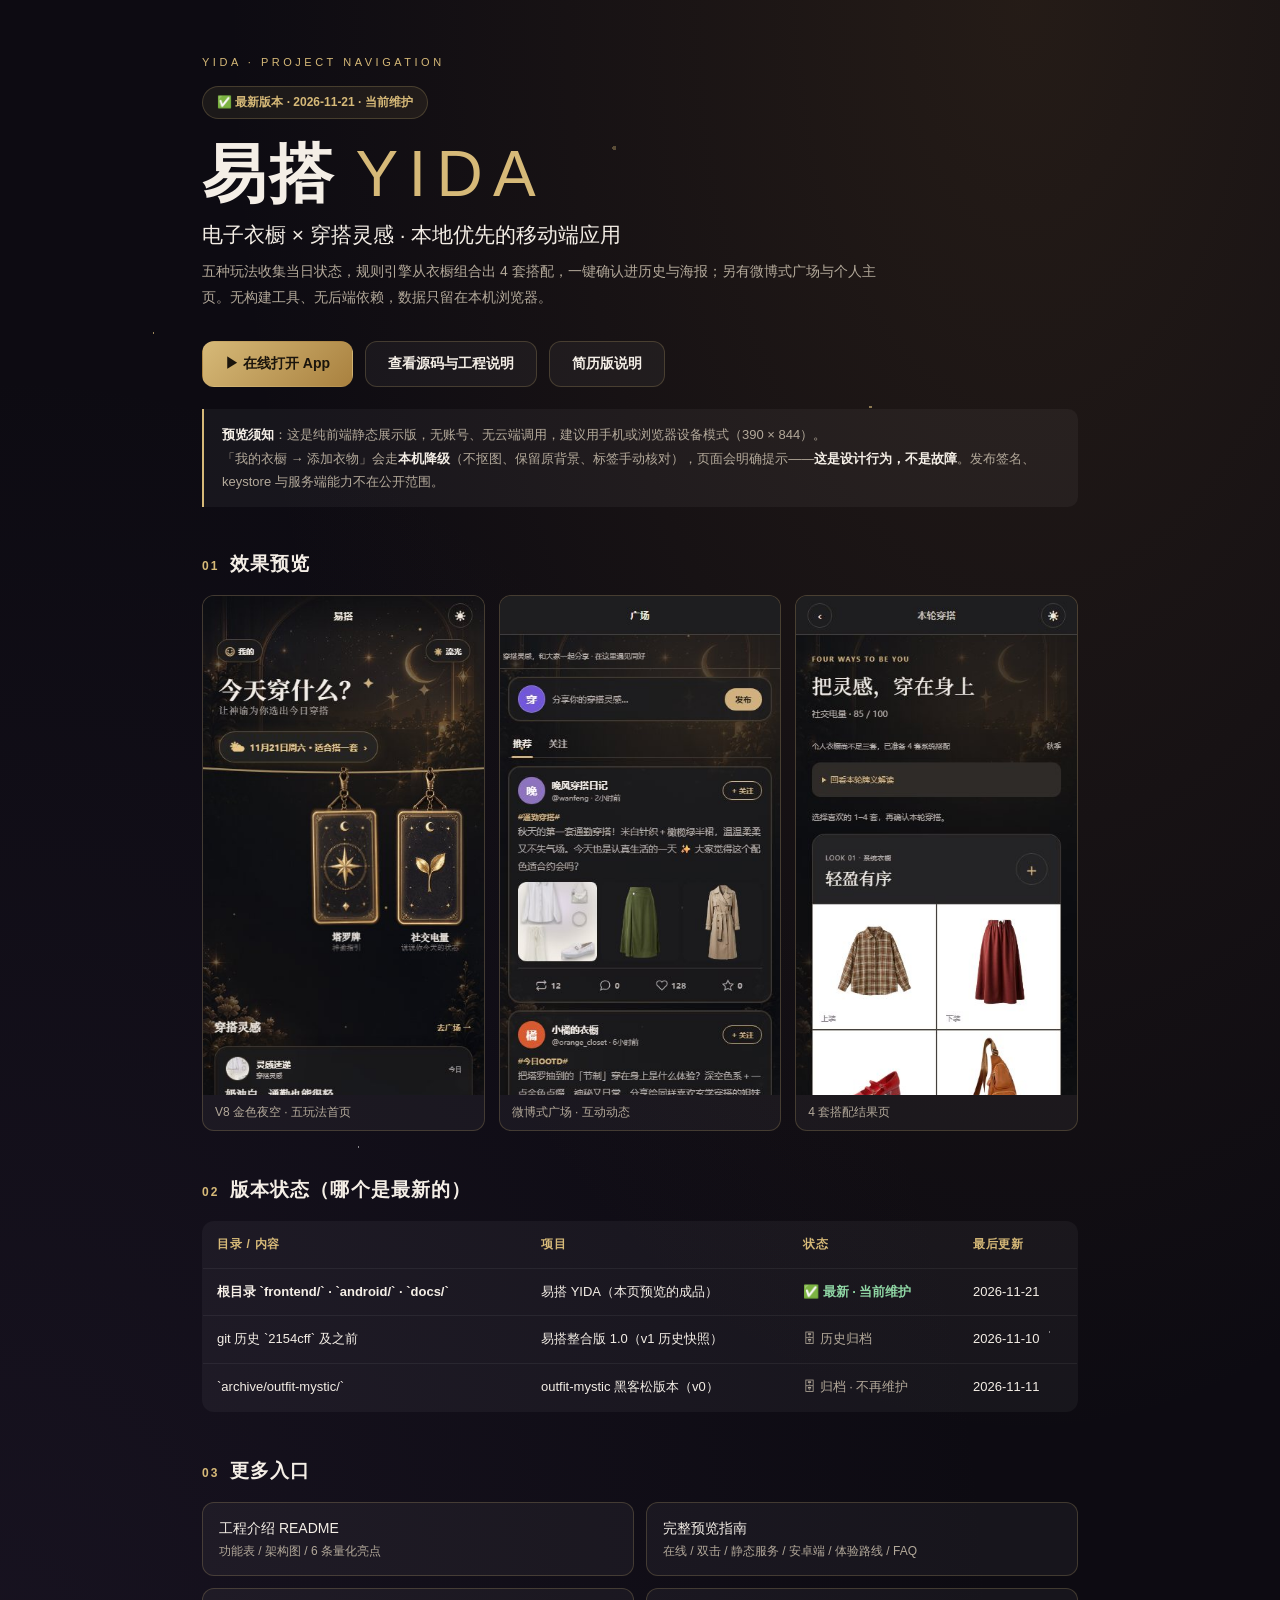
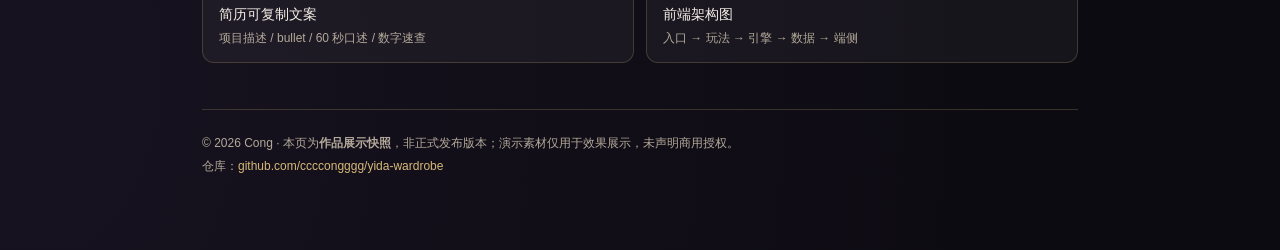
<file: index.html>
<!doctype html>
<html lang="zh-CN">
<head>
<meta charset="utf-8">
<meta name="viewport" content="width=device-width,initial-scale=1,viewport-fit=cover">
<meta name="description" content="易搭 YIDA 项目导航与在线预览：电子衣橱 × 穿搭灵感，2026-11-21 最新版本">
<title>易搭 YIDA · 项目导航与在线预览</title>
<link rel="icon" href="data:image/svg+xml,%3Csvg xmlns='http://www.w3.org/2000/svg' viewBox='0 0 100 100'%3E%3Crect width='100' height='100' rx='22' fill='%2315120e'/%3E%3Ctext x='50' y='70' font-size='58' text-anchor='middle' fill='%23d6b978'%3E易%3C/text%3E%3C/svg%3E">
<style>
  :root{--bg:#0d0b12;--card:rgba(255,255,255,.045);--line:rgba(214,185,120,.22);--gold:#d6b978;--ink:#f4eee6;--muted:#b3a99a}
  *{box-sizing:border-box}
  body{margin:0;min-height:100vh;background:var(--bg);color:var(--ink);
    font-family:-apple-system,BlinkMacSystemFont,"Segoe UI","PingFang SC","Microsoft YaHei",sans-serif;
    background-image:radial-gradient(1px 1px at 12% 18%,rgba(214,185,120,.7) 99%,transparent),
      radial-gradient(1px 1px at 28% 62%,rgba(255,255,255,.5) 99%,transparent),
      radial-gradient(1.5px 1.5px at 68% 22%,rgba(214,185,120,.6) 99%,transparent),
      radial-gradient(1px 1px at 82% 72%,rgba(255,255,255,.45) 99%,transparent),
      radial-gradient(2px 2px at 48% 8%,rgba(214,185,120,.35) 99%,transparent),
      radial-gradient(ellipse at 80% 0%,rgba(120,86,40,.22),transparent 55%),
      radial-gradient(ellipse at 0% 90%,rgba(70,52,96,.18),transparent 55%);}
  .wrap{max-width:920px;margin:0 auto;padding:56px 22px 72px}
  .eyebrow{letter-spacing:.32em;font-size:11px;color:var(--gold);margin:0 0 18px;text-transform:uppercase}
  .badge{display:inline-block;padding:7px 14px;border:1px solid var(--line);border-radius:999px;
    background:rgba(214,185,120,.08);color:var(--gold);font-size:12px;font-weight:600;margin-bottom:20px}
  h1{font-size:clamp(38px,7vw,64px);line-height:1.1;margin:0 0 12px;font-weight:700;letter-spacing:.04em}
  h1 em{font-style:normal;color:var(--gold);font-weight:400;letter-spacing:.16em}
  .lead{font-size:clamp(16px,2.4vw,21px);color:var(--ink);margin:0 0 10px}
  .desc{color:var(--muted);line-height:1.85;font-size:14px;max-width:680px;margin:0 0 30px}
  .cta{display:flex;flex-wrap:wrap;gap:12px;margin-bottom:22px}
  .btn{display:inline-flex;align-items:center;gap:8px;padding:13px 22px;border-radius:12px;
    border:1px solid var(--line);color:var(--ink);text-decoration:none;font-size:14px;font-weight:600;
    background:var(--card);transition:transform .15s ease,background .15s ease}
  .btn:hover{transform:translateY(-2px);background:rgba(214,185,120,.14)}
  .btn.primary{background:linear-gradient(135deg,#d6b978,#a9813f);color:#1a140c;border-color:transparent}
  .btn.primary:hover{background:linear-gradient(135deg,#e6c98c,#b98f49)}
  .note{border-left:2px solid var(--gold);background:var(--card);padding:14px 18px;border-radius:0 10px 10px 0;
    color:var(--muted);font-size:13px;line-height:1.8;margin-bottom:44px}
  .note b{color:var(--ink)}
  h2{font-size:19px;margin:0 0 18px;letter-spacing:.06em}
  h2 span{color:var(--gold);font-size:12px;letter-spacing:.18em;margin-right:10px}
  section{margin-bottom:46px}
  .shots{display:grid;grid-template-columns:repeat(3,1fr);gap:14px}
  .shots figure{margin:0;border:1px solid var(--line);border-radius:12px;overflow:hidden;background:var(--card)}
  .shots img{display:block;width:100%;height:auto;aspect-ratio:9/16;object-fit:cover;object-position:top}
  .shots figcaption{padding:9px 12px;font-size:12px;color:var(--muted)}
  table{width:100%;border-collapse:collapse;font-size:13px;background:var(--card);border:1px solid var(--line);border-radius:12px;overflow:hidden}
  th,td{padding:13px 14px;text-align:left;border-bottom:1px solid rgba(255,255,255,.06);line-height:1.6}
  th{color:var(--gold);font-weight:600;font-size:12px;letter-spacing:.06em}
  tr:last-child td{border-bottom:0}
  .ok{color:#8fd6a4;font-weight:600;white-space:nowrap}
  .arch{color:var(--muted);white-space:nowrap}
  .links{display:grid;grid-template-columns:repeat(2,1fr);gap:12px}
  .links a{display:block;padding:14px 16px;border:1px solid var(--line);border-radius:12px;background:var(--card);
    color:var(--ink);text-decoration:none;font-size:14px;line-height:1.6}
  .links a small{display:block;color:var(--muted);font-size:12px;margin-top:3px}
  .links a:hover{border-color:var(--gold);background:rgba(214,185,120,.08)}
  footer{border-top:1px solid var(--line);padding-top:22px;color:var(--muted);font-size:12px;line-height:1.9}
  footer a{color:var(--gold);text-decoration:none}
  @media(max-width:640px){.wrap{padding:36px 16px 56px}.shots{grid-template-columns:repeat(2,1fr)}.links{grid-template-columns:1fr}.btn{width:100%;justify-content:center}}
</style>
</head>
<body>
<main class="wrap">
  <p class="eyebrow">YIDA · PROJECT NAVIGATION</p>
  <div class="badge">✅ 最新版本 · 2026-11-21 · 当前维护</div>
  <h1>易搭 <em>YIDA</em></h1>
  <p class="lead">电子衣橱 × 穿搭灵感 · 本地优先的移动端应用</p>
  <p class="desc">五种玩法收集当日状态，规则引擎从衣橱组合出 4 套搭配，一键确认进历史与海报；另有微博式广场与个人主页。无构建工具、无后端依赖，数据只留在本机浏览器。</p>

  <div class="cta">
    <a class="btn primary" href="./frontend/index.html">▶ 在线打开 App</a>
    <a class="btn" href="https://github.com/ccccongggg/yida-wardrobe">查看源码与工程说明</a>
    <a class="btn" href="https://github.com/ccccongggg/yida-wardrobe/blob/main/docs/RESUME.md">简历版说明</a>
  </div>

  <div class="note">
    <b>预览须知</b>：这是纯前端静态展示版，无账号、无云端调用，建议用手机或浏览器设备模式（390 × 844）。<br>
    「我的衣橱 → 添加衣物」会走<b>本机降级</b>（不抠图、保留原背景、标签手动核对），页面会明确提示——<b>这是设计行为，不是故障</b>。发布签名、keystore 与服务端能力不在公开范围。
  </div>

  <section>
    <h2><span>01</span>效果预览</h2>
    <div class="shots">
      <figure><img src="./docs/screenshots/home.jpg" alt="易搭首页"><figcaption>V8 金色夜空 · 五玩法首页</figcaption></figure>
      <figure><img src="./docs/screenshots/plaza.jpg" alt="广场"><figcaption>微博式广场 · 互动动态</figcaption></figure>
      <figure><img src="./docs/screenshots/results.jpg" alt="搭配结果"><figcaption>4 套搭配结果页</figcaption></figure>
    </div>
  </section>

  <section>
    <h2><span>02</span>版本状态（哪个是最新的）</h2>
    <table>
      <thead><tr><th>目录 / 内容</th><th>项目</th><th>状态</th><th>最后更新</th></tr></thead>
      <tbody>
        <tr><td><b>根目录 `frontend/` · `android/` · `docs/`</b></td><td>易搭 YIDA（本页预览的成品）</td><td class="ok">✅ 最新 · 当前维护</td><td>2026-11-21</td></tr>
        <tr><td>git 历史 `2154cff` 及之前</td><td>易搭整合版 1.0（v1 历史快照）</td><td class="arch">🗄 历史归档</td><td>2026-11-10</td></tr>
        <tr><td>`archive/outfit-mystic/`</td><td>outfit-mystic 黑客松版本（v0）</td><td class="arch">🗄 归档 · 不再维护</td><td>2026-11-11</td></tr>
      </tbody>
    </table>
  </section>

  <section>
    <h2><span>03</span>更多入口</h2>
    <div class="links">
      <a href="https://github.com/ccccongggg/yida-wardrobe/blob/main/docs/ENGINEERING.md">工程介绍 README<small>功能表 / 架构图 / 6 条量化亮点</small></a>
      <a href="https://github.com/ccccongggg/yida-wardrobe/blob/main/PREVIEW.md">完整预览指南<small>在线 / 双击 / 静态服务 / 安卓端 / 体验路线 / FAQ</small></a>
      <a href="https://github.com/ccccongggg/yida-wardrobe/blob/main/docs/RESUME.md">简历可复制文案<small>项目描述 / bullet / 60 秒口述 / 数字速查</small></a>
      <a href="https://github.com/ccccongggg/yida-wardrobe/blob/main/docs/architecture.svg">前端架构图<small>入口 → 玩法 → 引擎 → 数据 → 端侧</small></a>
    </div>
  </section>

  <footer>
    © 2026 Cong · 本页为<b>作品展示快照</b>，非正式发布版本；演示素材仅用于效果展示，未声明商用授权。<br>
    仓库：<a href="https://github.com/ccccongggg/yida-wardrobe">github.com/ccccongggg/yida-wardrobe</a>
  </footer>
</main>
</body>
</html>
</file>
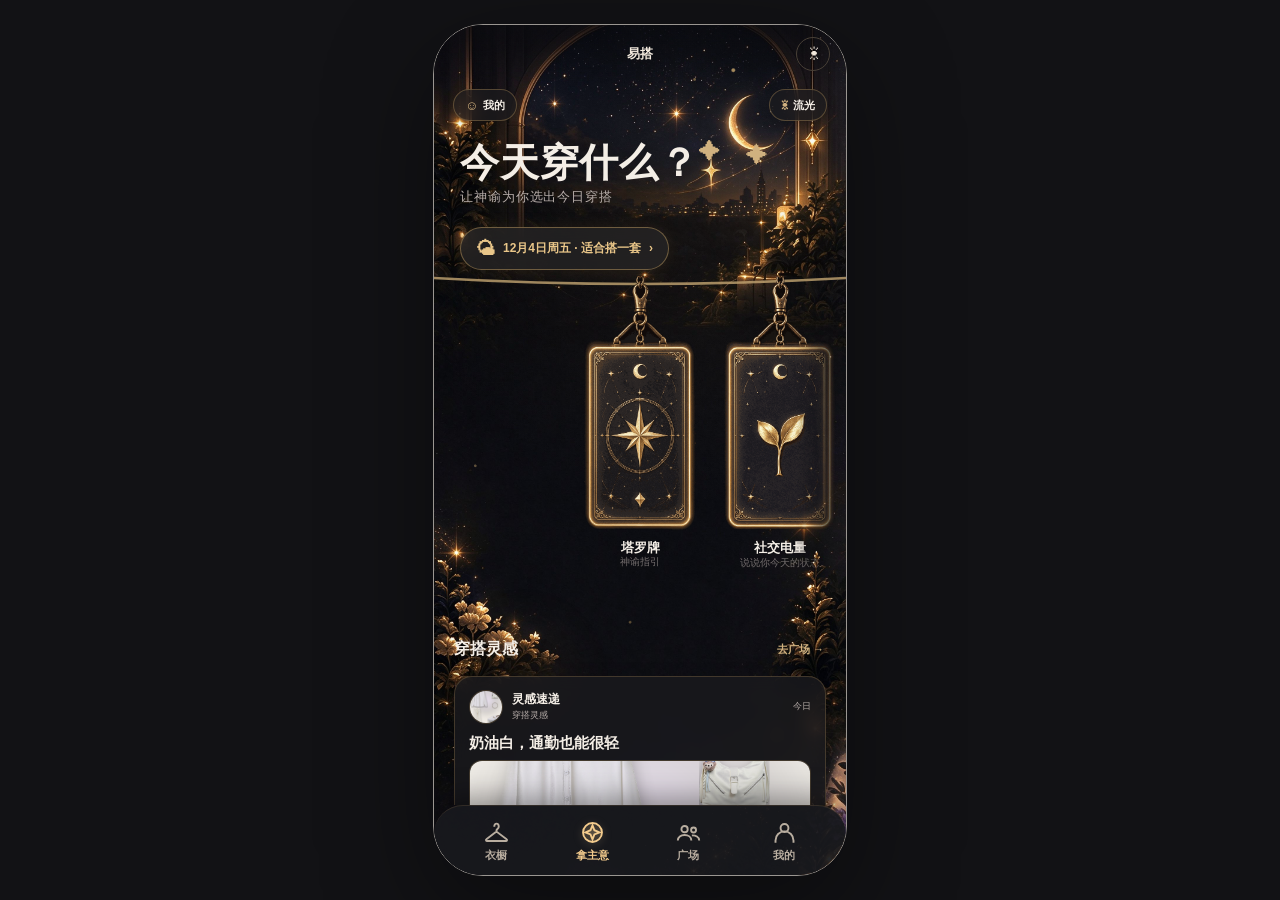
<file: frontend/index.html>
<!doctype html>
<html lang="zh-CN">
<head>
<meta charset="utf-8">
<meta http-equiv="Cache-Control" content="no-cache, no-store, must-revalidate">
<meta name="viewport" content="width=device-width,initial-scale=1,viewport-fit=cover">
<title>易搭｜今天，穿得像自己</title>
<link rel="icon" href="data:image/svg+xml,%3Csvg xmlns='http://www.w3.org/2000/svg' viewBox='0 0 100 100'%3E%3Crect width='100' height='100' rx='22' fill='%236c5ce7'/%3E%3Ctext x='50' y='72' font-size='64' text-anchor='middle' fill='white'%3E%E7%A9%BF%3C/text%3E%3C/svg%3E">
<link rel="stylesheet" href="css/theme-tokens.css">
<link rel="stylesheet" href="css/app.css">
<link rel="stylesheet" href="css/components.css">
<link rel="stylesheet" href="css/motion.css">
<link rel="stylesheet" href="css/reference-v3.css">
<link rel="stylesheet" href="css/visual-v5.css">
<link rel="stylesheet" href="css/visual-v8.css?v=20261121f">
<!-- V10 玩法模块样式 -->
<link rel="stylesheet" href="css/v10/aw-core.css">
<link rel="stylesheet" href="css/v10/aw-tarot.css">





<link rel="stylesheet" href="css/v10/aw-play-visual.css">
<link rel="stylesheet" href="css/v10/aw-game-background.css">
<!-- 真机流畅度优化（仅 ≤460px/手机横屏生效，桌面样机不受影响）；放最后以便覆盖基础规则 -->
<link rel="stylesheet" href="css/mobile-perf.css">
<style>/* 确保深色主题下所有文字为浅色 */:root[data-theme="space"] #stage{--text:#f4eee6;--muted:#b7aeaa;color:#f4eee6}:root[data-theme="flow"] #stage{--text:#302A3D;--muted:#756E80;color:#302A3D}</style>
<link rel="stylesheet" href="css/v11/product.css">
<link rel="stylesheet" href="css/v11/v8-skin.css">
<link rel="stylesheet" href="css/v11/gameplay.css">
<link rel="stylesheet" href="css/plaza.css">
</head>
<body>
<div class="demo-shell">
  <main class="phone" id="phone">
    <div class="theme-motion-layer" id="themeMotionLayer" aria-hidden="true"><div class="light-mystic-motion"><div class="light-starfield"></div><span class="light-dust d1"></span><span class="light-dust d2"></span><span class="light-dust d3"></span><span class="light-fourstar">✦</span><span class="light-fourstar f2">✦</span></div><div class="dark-mystic-motion"><div class="dark-starfield-far"></div><div class="dark-starfield-near"></div><span class="dark-glow g1"></span><span class="dark-glow g2"></span><span class="dark-meteor"></span></div></div><div class="theme-atmosphere" id="themeAtmosphere" aria-hidden="true"><div class="atmosphere-flow"><div class="atmosphere-scene"></div><div class="atmosphere-haze"></div></div><div class="atmosphere-space"><div class="atmosphere-scene"></div><div class="atmosphere-haze"></div></div></div><div class="app-content-layer" id="appContentLayer">
    <div class="chrome">
      <div class="status"><span>9:41</span><div class="status-icons"><span class="signal"><i></i><i></i><i></i><i></i></span><span>⌁</span><span class="battery"></span></div></div>
      <div class="navbar"><button class="backbtn" id="backBtn">‹</button><div class="navtitle" id="navTitle"></div><button class="iconbtn" id="navRight">⋯</button></div>
    </div>
    <div class="stage" id="stage"></div>
    <nav class="tabbar" id="tabbar">
      <button data-root="wardrobe"><svg class="tabico" viewBox="0 0 24 24" fill="none" stroke="currentColor" stroke-width="1.7"><path d="M10 6.8c0-1.7 1-2.7 2-2.7s2 1 2 2.7c0 1.7-2 2.2-2 3.2v1.2M12 11.2 3 18c-.7.5-.3 1.6.6 1.6h16.8c.9 0 1.3-1.1.6-1.6z"/></svg>衣橱</button>
      <button data-root="home"><svg class="tabico" viewBox="0 0 24 24" fill="none" stroke="currentColor" stroke-width="1.7"><circle cx="12" cy="12" r="8.4"/><path d="M12 5.6 13.7 10l4.5 1.9-4.5 1.8L12 18.2l-1.8-4.5-4.4-1.8 4.4-1.9Z"/></svg>拿主意</button>
      <button data-root="plaza"><svg class="tabico" viewBox="0 0 24 24" fill="none" stroke="currentColor" stroke-width="1.7"><circle cx="8.5" cy="9" r="2.8"/><circle cx="16.5" cy="9.8" r="2.2"/><path d="M2.5 19c0-3 2.7-4.8 6-4.8s6 1.8 6 4.8"/><path d="M15 14.6c3.3-.2 6.5 1.4 6.5 4.4"/></svg>广场</button>
      <button data-root="me"><svg class="tabico" viewBox="0 0 24 24" fill="none" stroke="currentColor" stroke-width="1.7"><circle cx="12" cy="8" r="3.5"/><path d="M4 21v-2a8 8 0 0 1 16 0v2"/></svg>我的</button>
    </nav>
    <div class="toast" id="toast"></div></div><div class="interaction-effect-layer" id="interactionEffectLayer" aria-hidden="true"></div></main>
</div>
<script src="data/vocab.js"></script>
<script src="data/v11/system-catalog.js"></script>
<script src="js/v10/aw-core.js"></script>
<script src="js/v10/aw-data.js"></script>
<script src="js/v10/aw-front-manifest.js"></script>
<script src="js/v10/aw-tarot.js?v=20261027b"></script>
<script src="data/v11/tarot-rules.js"></script>
<script src="data/v11/gameplay-data.js"></script>
<script src="js/v11/engine.js"></script>
<script src="js/v11/plaza.js"></script>
<script src="js/v11/product.js?v=20261121f"></script>
</body></html>
</file>
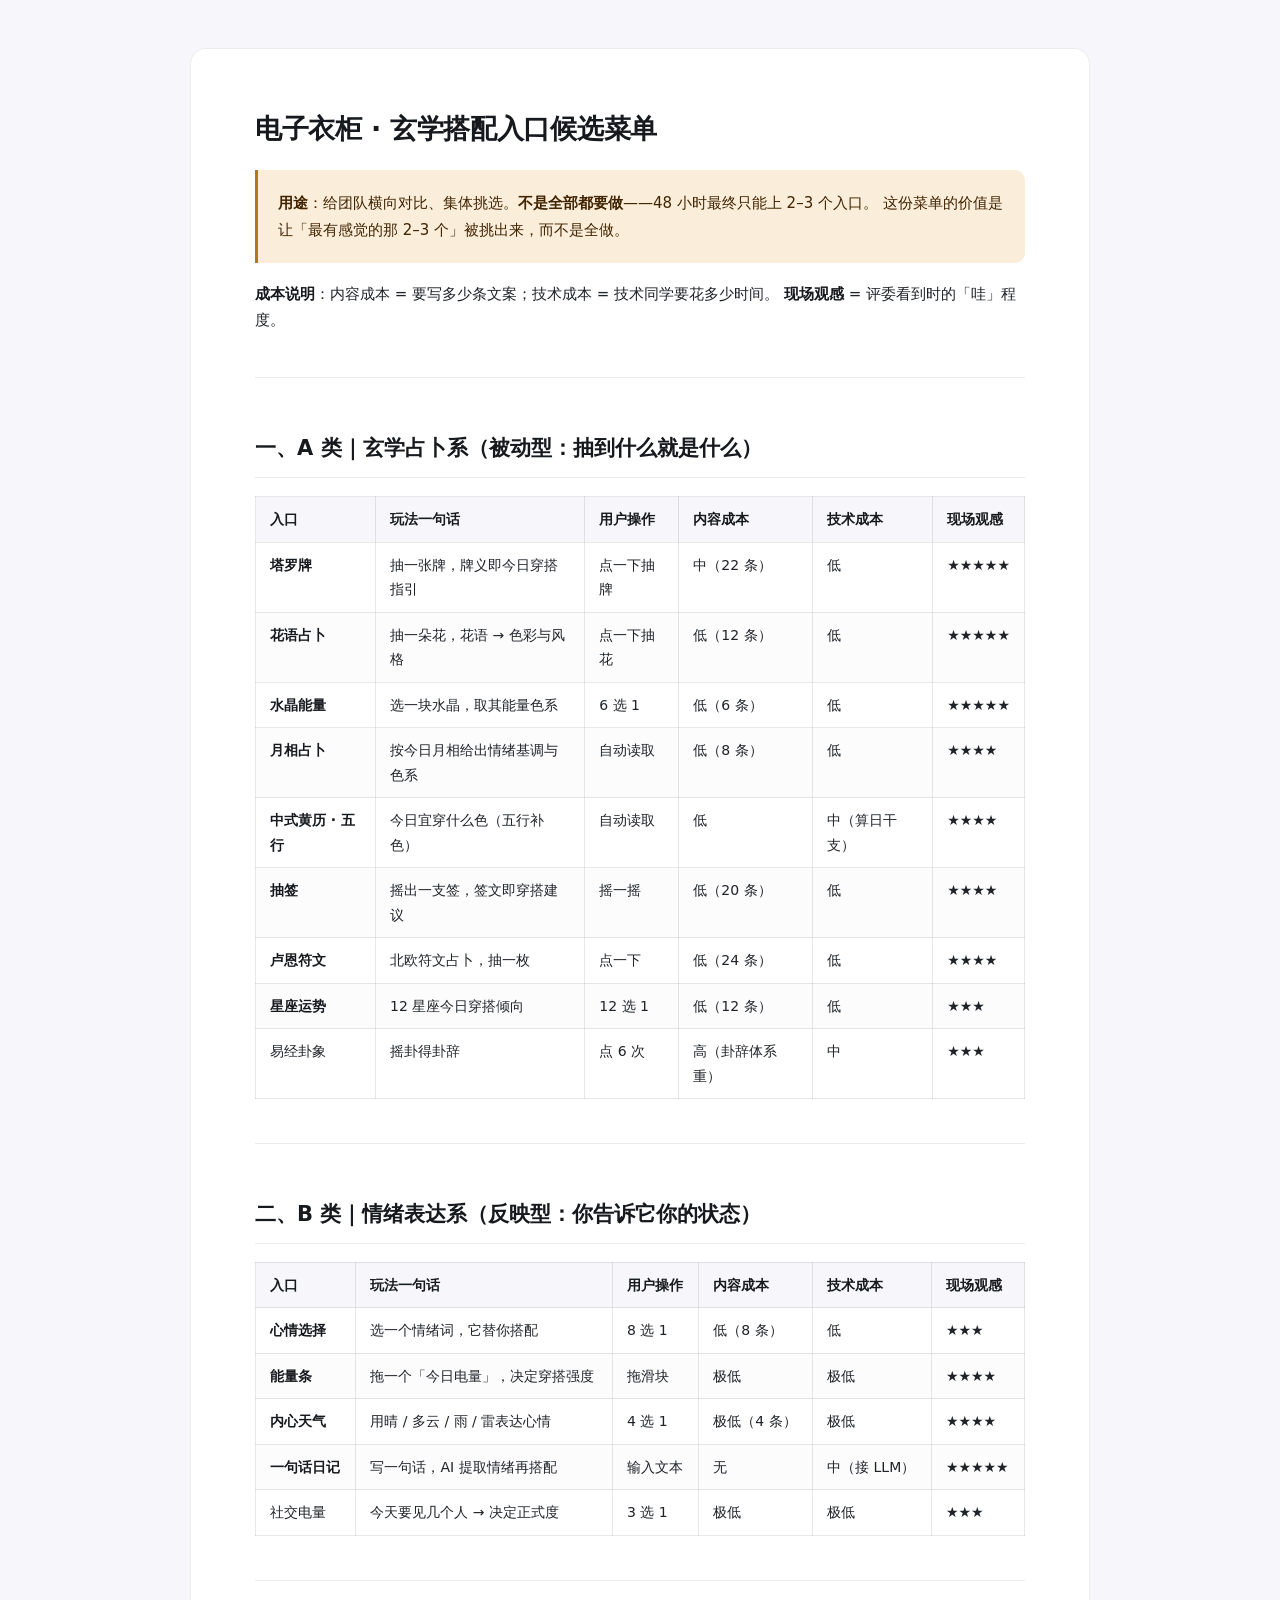
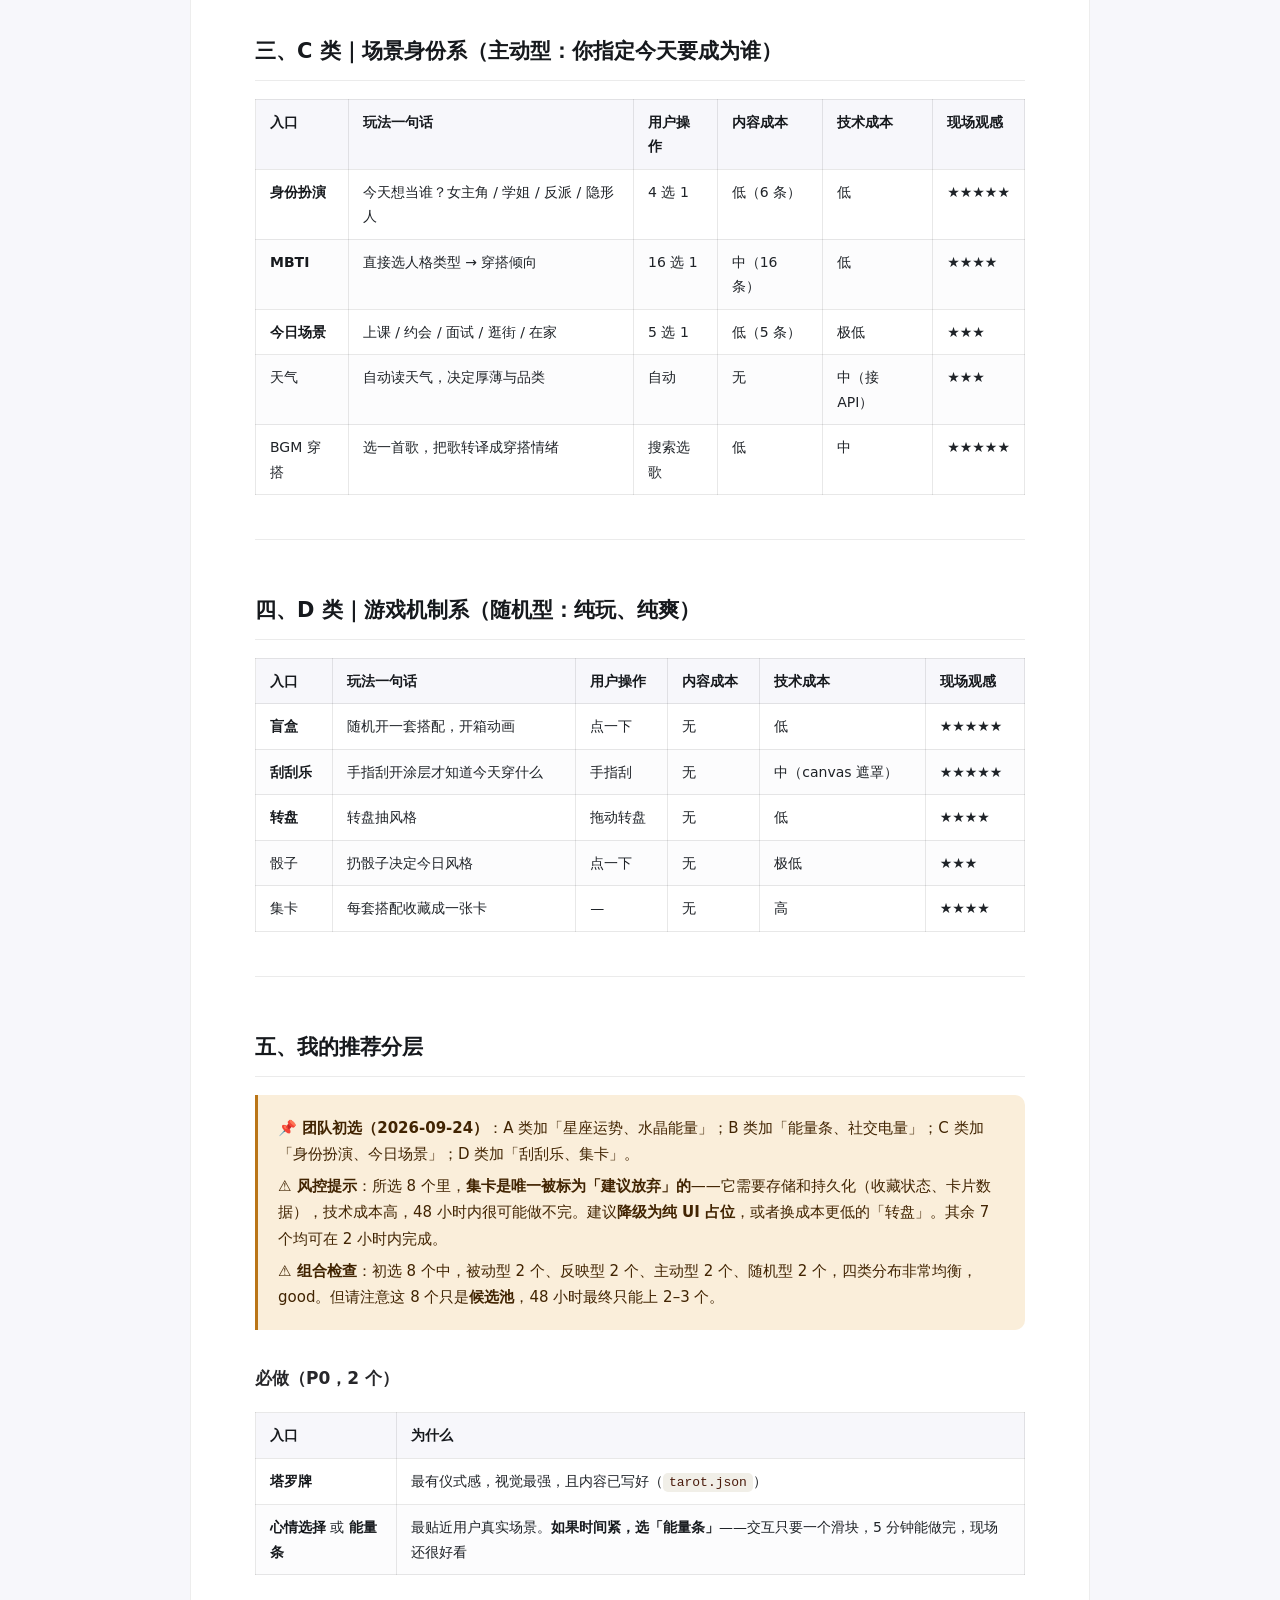
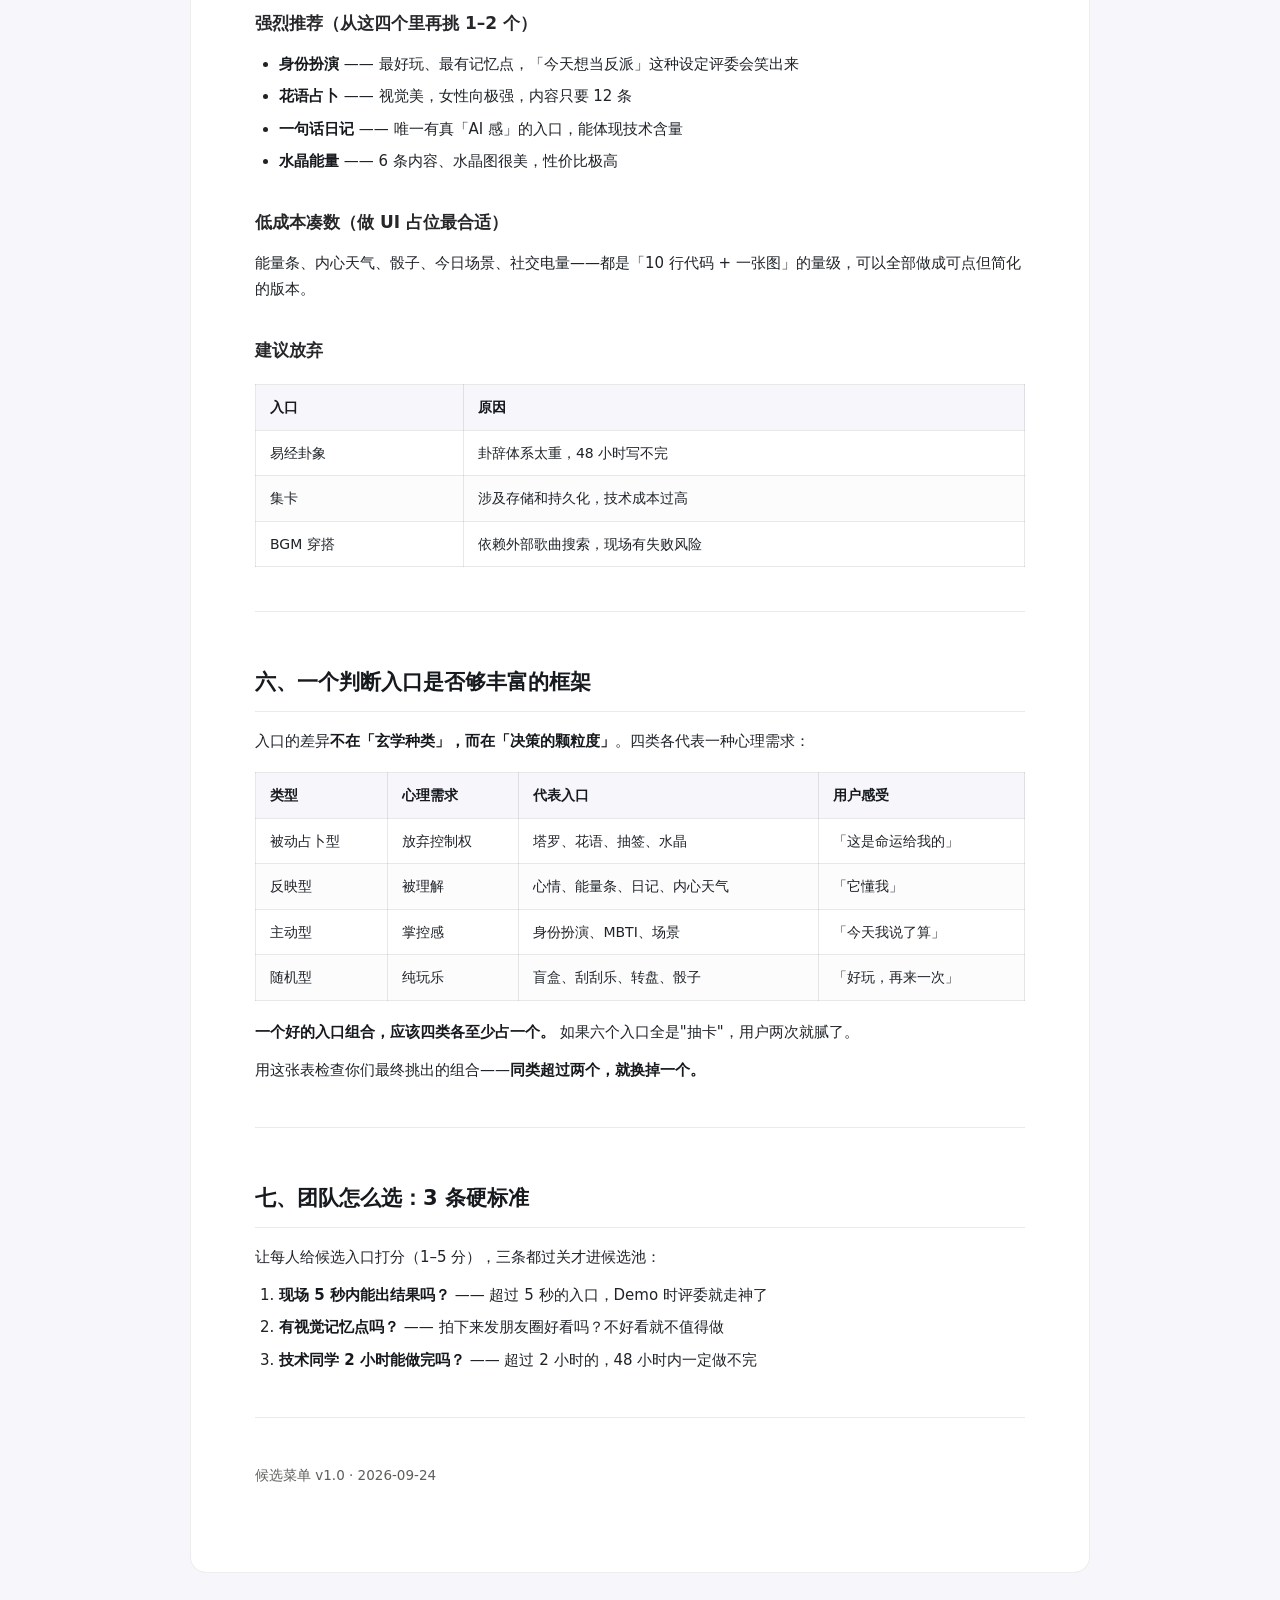
<file: my-contribution/idea/入口候选菜单.html>
<!DOCTYPE html>
<html lang="zh-CN">
<head>
<meta charset="utf-8">
<meta name="viewport" content="width=device-width, initial-scale=1">
<title>电子衣柜 × AI 玄学搭配 · 策划案</title>
<style>
* { box-sizing: border-box; }
body {
  margin: 0; padding: 48px 24px 96px;
  background: #F7F7FB; color: #1F2328;
  font-family: -apple-system, "Segoe UI", "PingFang SC", "Microsoft YaHei", system-ui, sans-serif;
  font-size: 15px; line-height: 1.75;
  -webkit-font-smoothing: antialiased;
}
.wrap { max-width: 900px; margin: 0 auto; background: #FFFFFF; border: 1px solid rgba(0,0,0,0.07);
        border-radius: 16px; padding: 56px 64px 72px; }
h1 { font-size: 27px; font-weight: 600; margin: 0 0 6px; letter-spacing: -0.3px; color: #16191D; }
h2 { font-size: 21px; font-weight: 600; margin: 52px 0 16px; padding-bottom: 10px;
     border-bottom: 1px solid rgba(0,0,0,0.08); color: #16191D; }
h3 { font-size: 17px; font-weight: 600; margin: 34px 0 12px; color: #27272A; }
h4 { font-size: 15px; font-weight: 600; margin: 24px 0 10px; color: #3F3F46; }
p { margin: 12px 0; }
a { color: #534AB7; }
strong { font-weight: 600; color: #16191D; }
hr { border: none; border-top: 1px solid rgba(0,0,0,0.08); margin: 44px 0; }
ul, ol { padding-left: 24px; margin: 12px 0; }
li { margin: 6px 0; }
li > p { margin: 4px 0; }
code { background: #F1EFE8; padding: 2px 6px; border-radius: 5px;
       font-family: "SF Mono", Consolas, "Cascadia Mono", monospace; font-size: 13px; color: #4A1B0C; }
pre { background: #F7F7FB; border: 1px solid rgba(0,0,0,0.08); border-radius: 10px;
      padding: 18px 22px; overflow-x: auto; margin: 18px 0; }
pre code { background: none; padding: 0; color: #26215C; font-size: 13px; line-height: 1.65; }
blockquote { margin: 18px 0; padding: 14px 20px; background: #FAEEDA; border-left: 3px solid #BA7517;
             border-radius: 0 10px 10px 0; color: #412402; }
blockquote p { margin: 6px 0; }
blockquote strong { color: #412402; }
table { border-collapse: collapse; width: 100%; margin: 18px 0; font-size: 14px; }
th { background: #F7F7FB; font-weight: 600; text-align: left; color: #16191D; }
th, td { border: 1px solid rgba(0,0,0,0.09); padding: 10px 14px; vertical-align: top; }
tbody tr:nth-child(even) { background: #FCFCFD; }
em { color: #5F5E5A; font-style: normal; font-size: 13.5px; }
</style>
</head>
<body>
<div class="wrap">
<h1>电子衣柜 · 玄学搭配入口候选菜单</h1>
<blockquote>
<p><strong>用途</strong>：给团队横向对比、集体挑选。<strong>不是全部都要做</strong>——48 小时最终只能上 2–3 个入口。
这份菜单的价值是让「最有感觉的那 2–3 个」被挑出来，而不是全做。</p>
</blockquote>
<p><strong>成本说明</strong>：内容成本 = 要写多少条文案；技术成本 = 技术同学要花多少时间。
<strong>现场观感</strong> = 评委看到时的「哇」程度。</p>
<hr />
<h2>一、A 类｜玄学占卜系（被动型：抽到什么就是什么）</h2>
<table>
<thead>
<tr>
<th>入口</th>
<th>玩法一句话</th>
<th>用户操作</th>
<th>内容成本</th>
<th>技术成本</th>
<th>现场观感</th>
</tr>
</thead>
<tbody>
<tr>
<td><strong>塔罗牌</strong></td>
<td>抽一张牌，牌义即今日穿搭指引</td>
<td>点一下抽牌</td>
<td>中（22 条）</td>
<td>低</td>
<td>★★★★★</td>
</tr>
<tr>
<td><strong>花语占卜</strong></td>
<td>抽一朵花，花语 → 色彩与风格</td>
<td>点一下抽花</td>
<td>低（12 条）</td>
<td>低</td>
<td>★★★★★</td>
</tr>
<tr>
<td><strong>水晶能量</strong></td>
<td>选一块水晶，取其能量色系</td>
<td>6 选 1</td>
<td>低（6 条）</td>
<td>低</td>
<td>★★★★★</td>
</tr>
<tr>
<td><strong>月相占卜</strong></td>
<td>按今日月相给出情绪基调与色系</td>
<td>自动读取</td>
<td>低（8 条）</td>
<td>低</td>
<td>★★★★</td>
</tr>
<tr>
<td><strong>中式黄历 · 五行</strong></td>
<td>今日宜穿什么色（五行补色）</td>
<td>自动读取</td>
<td>低</td>
<td>中（算日干支）</td>
<td>★★★★</td>
</tr>
<tr>
<td><strong>抽签</strong></td>
<td>摇出一支签，签文即穿搭建议</td>
<td>摇一摇</td>
<td>低（20 条）</td>
<td>低</td>
<td>★★★★</td>
</tr>
<tr>
<td><strong>卢恩符文</strong></td>
<td>北欧符文占卜，抽一枚</td>
<td>点一下</td>
<td>低（24 条）</td>
<td>低</td>
<td>★★★★</td>
</tr>
<tr>
<td><strong>星座运势</strong></td>
<td>12 星座今日穿搭倾向</td>
<td>12 选 1</td>
<td>低（12 条）</td>
<td>低</td>
<td>★★★</td>
</tr>
<tr>
<td>易经卦象</td>
<td>摇卦得卦辞</td>
<td>点 6 次</td>
<td>高（卦辞体系重）</td>
<td>中</td>
<td>★★★</td>
</tr>
</tbody>
</table>
<hr />
<h2>二、B 类｜情绪表达系（反映型：你告诉它你的状态）</h2>
<table>
<thead>
<tr>
<th>入口</th>
<th>玩法一句话</th>
<th>用户操作</th>
<th>内容成本</th>
<th>技术成本</th>
<th>现场观感</th>
</tr>
</thead>
<tbody>
<tr>
<td><strong>心情选择</strong></td>
<td>选一个情绪词，它替你搭配</td>
<td>8 选 1</td>
<td>低（8 条）</td>
<td>低</td>
<td>★★★</td>
</tr>
<tr>
<td><strong>能量条</strong></td>
<td>拖一个「今日电量」，决定穿搭强度</td>
<td>拖滑块</td>
<td>极低</td>
<td>极低</td>
<td>★★★★</td>
</tr>
<tr>
<td><strong>内心天气</strong></td>
<td>用晴 / 多云 / 雨 / 雷表达心情</td>
<td>4 选 1</td>
<td>极低（4 条）</td>
<td>极低</td>
<td>★★★★</td>
</tr>
<tr>
<td><strong>一句话日记</strong></td>
<td>写一句话，AI 提取情绪再搭配</td>
<td>输入文本</td>
<td>无</td>
<td>中（接 LLM）</td>
<td>★★★★★</td>
</tr>
<tr>
<td>社交电量</td>
<td>今天要见几个人 → 决定正式度</td>
<td>3 选 1</td>
<td>极低</td>
<td>极低</td>
<td>★★★</td>
</tr>
</tbody>
</table>
<hr />
<h2>三、C 类｜场景身份系（主动型：你指定今天要成为谁）</h2>
<table>
<thead>
<tr>
<th>入口</th>
<th>玩法一句话</th>
<th>用户操作</th>
<th>内容成本</th>
<th>技术成本</th>
<th>现场观感</th>
</tr>
</thead>
<tbody>
<tr>
<td><strong>身份扮演</strong></td>
<td>今天想当谁？女主角 / 学姐 / 反派 / 隐形人</td>
<td>4 选 1</td>
<td>低（6 条）</td>
<td>低</td>
<td>★★★★★</td>
</tr>
<tr>
<td><strong>MBTI</strong></td>
<td>直接选人格类型 → 穿搭倾向</td>
<td>16 选 1</td>
<td>中（16 条）</td>
<td>低</td>
<td>★★★★</td>
</tr>
<tr>
<td><strong>今日场景</strong></td>
<td>上课 / 约会 / 面试 / 逛街 / 在家</td>
<td>5 选 1</td>
<td>低（5 条）</td>
<td>极低</td>
<td>★★★</td>
</tr>
<tr>
<td>天气</td>
<td>自动读天气，决定厚薄与品类</td>
<td>自动</td>
<td>无</td>
<td>中（接 API）</td>
<td>★★★</td>
</tr>
<tr>
<td>BGM 穿搭</td>
<td>选一首歌，把歌转译成穿搭情绪</td>
<td>搜索选歌</td>
<td>低</td>
<td>中</td>
<td>★★★★★</td>
</tr>
</tbody>
</table>
<hr />
<h2>四、D 类｜游戏机制系（随机型：纯玩、纯爽）</h2>
<table>
<thead>
<tr>
<th>入口</th>
<th>玩法一句话</th>
<th>用户操作</th>
<th>内容成本</th>
<th>技术成本</th>
<th>现场观感</th>
</tr>
</thead>
<tbody>
<tr>
<td><strong>盲盒</strong></td>
<td>随机开一套搭配，开箱动画</td>
<td>点一下</td>
<td>无</td>
<td>低</td>
<td>★★★★★</td>
</tr>
<tr>
<td><strong>刮刮乐</strong></td>
<td>手指刮开涂层才知道今天穿什么</td>
<td>手指刮</td>
<td>无</td>
<td>中（canvas 遮罩）</td>
<td>★★★★★</td>
</tr>
<tr>
<td><strong>转盘</strong></td>
<td>转盘抽风格</td>
<td>拖动转盘</td>
<td>无</td>
<td>低</td>
<td>★★★★</td>
</tr>
<tr>
<td>骰子</td>
<td>扔骰子决定今日风格</td>
<td>点一下</td>
<td>无</td>
<td>极低</td>
<td>★★★</td>
</tr>
<tr>
<td>集卡</td>
<td>每套搭配收藏成一张卡</td>
<td>—</td>
<td>无</td>
<td>高</td>
<td>★★★★</td>
</tr>
</tbody>
</table>
<hr />
<h2>五、我的推荐分层</h2>
<blockquote>
<p><strong>📌 团队初选（2026-09-24）</strong>：A 类加「星座运势、水晶能量」；B 类加「能量条、社交电量」；C 类加「身份扮演、今日场景」；D 类加「刮刮乐、集卡」。</p>
<p><strong>⚠️ 风控提示</strong>：所选 8 个里，<strong>集卡是唯一被标为「建议放弃」的</strong>——它需要存储和持久化（收藏状态、卡片数据），技术成本高，48 小时内很可能做不完。建议<strong>降级为纯 UI 占位</strong>，或者换成本更低的「转盘」。其余 7 个均可在 2 小时内完成。</p>
<p><strong>⚠️ 组合检查</strong>：初选 8 个中，被动型 2 个、反映型 2 个、主动型 2 个、随机型 2 个，四类分布非常均衡，good。但请注意这 8 个只是<strong>候选池</strong>，48 小时最终只能上 2–3 个。</p>
</blockquote>
<h3>必做（P0，2 个）</h3>
<table>
<thead>
<tr>
<th>入口</th>
<th>为什么</th>
</tr>
</thead>
<tbody>
<tr>
<td><strong>塔罗牌</strong></td>
<td>最有仪式感，视觉最强，且内容已写好（<code>tarot.json</code>）</td>
</tr>
<tr>
<td><strong>心情选择</strong> 或 <strong>能量条</strong></td>
<td>最贴近用户真实场景。<strong>如果时间紧，选「能量条」</strong>——交互只要一个滑块，5 分钟能做完，现场还很好看</td>
</tr>
</tbody>
</table>
<h3>强烈推荐（从这四个里再挑 1–2 个）</h3>
<ul>
<li><strong>身份扮演</strong> —— 最好玩、最有记忆点，「今天想当反派」这种设定评委会笑出来</li>
<li><strong>花语占卜</strong> —— 视觉美，女性向极强，内容只要 12 条</li>
<li><strong>一句话日记</strong> —— 唯一有真「AI 感」的入口，能体现技术含量</li>
<li><strong>水晶能量</strong> —— 6 条内容、水晶图很美，性价比极高</li>
</ul>
<h3>低成本凑数（做 UI 占位最合适）</h3>
<p>能量条、内心天气、骰子、今日场景、社交电量——都是「10 行代码 + 一张图」的量级，可以全部做成可点但简化的版本。</p>
<h3>建议放弃</h3>
<table>
<thead>
<tr>
<th>入口</th>
<th>原因</th>
</tr>
</thead>
<tbody>
<tr>
<td>易经卦象</td>
<td>卦辞体系太重，48 小时写不完</td>
</tr>
<tr>
<td>集卡</td>
<td>涉及存储和持久化，技术成本过高</td>
</tr>
<tr>
<td>BGM 穿搭</td>
<td>依赖外部歌曲搜索，现场有失败风险</td>
</tr>
</tbody>
</table>
<hr />
<h2>六、一个判断入口是否够丰富的框架</h2>
<p>入口的差异<strong>不在「玄学种类」，而在「决策的颗粒度」</strong>。四类各代表一种心理需求：</p>
<table>
<thead>
<tr>
<th>类型</th>
<th>心理需求</th>
<th>代表入口</th>
<th>用户感受</th>
</tr>
</thead>
<tbody>
<tr>
<td>被动占卜型</td>
<td>放弃控制权</td>
<td>塔罗、花语、抽签、水晶</td>
<td>「这是命运给我的」</td>
</tr>
<tr>
<td>反映型</td>
<td>被理解</td>
<td>心情、能量条、日记、内心天气</td>
<td>「它懂我」</td>
</tr>
<tr>
<td>主动型</td>
<td>掌控感</td>
<td>身份扮演、MBTI、场景</td>
<td>「今天我说了算」</td>
</tr>
<tr>
<td>随机型</td>
<td>纯玩乐</td>
<td>盲盒、刮刮乐、转盘、骰子</td>
<td>「好玩，再来一次」</td>
</tr>
</tbody>
</table>
<p><strong>一个好的入口组合，应该四类各至少占一个。</strong> 如果六个入口全是"抽卡"，用户两次就腻了。</p>
<p>用这张表检查你们最终挑出的组合——<strong>同类超过两个，就换掉一个。</strong></p>
<hr />
<h2>七、团队怎么选：3 条硬标准</h2>
<p>让每人给候选入口打分（1–5 分），三条都过关才进候选池：</p>
<ol>
<li><strong>现场 5 秒内能出结果吗？</strong> —— 超过 5 秒的入口，Demo 时评委就走神了</li>
<li><strong>有视觉记忆点吗？</strong> —— 拍下来发朋友圈好看吗？不好看就不值得做</li>
<li><strong>技术同学 2 小时能做完吗？</strong> —— 超过 2 小时的，48 小时内一定做不完</li>
</ol>
<hr />
<p><em>候选菜单 v1.0 · 2026-09-24</em></p>
</div>
</body>
</html>
</file>
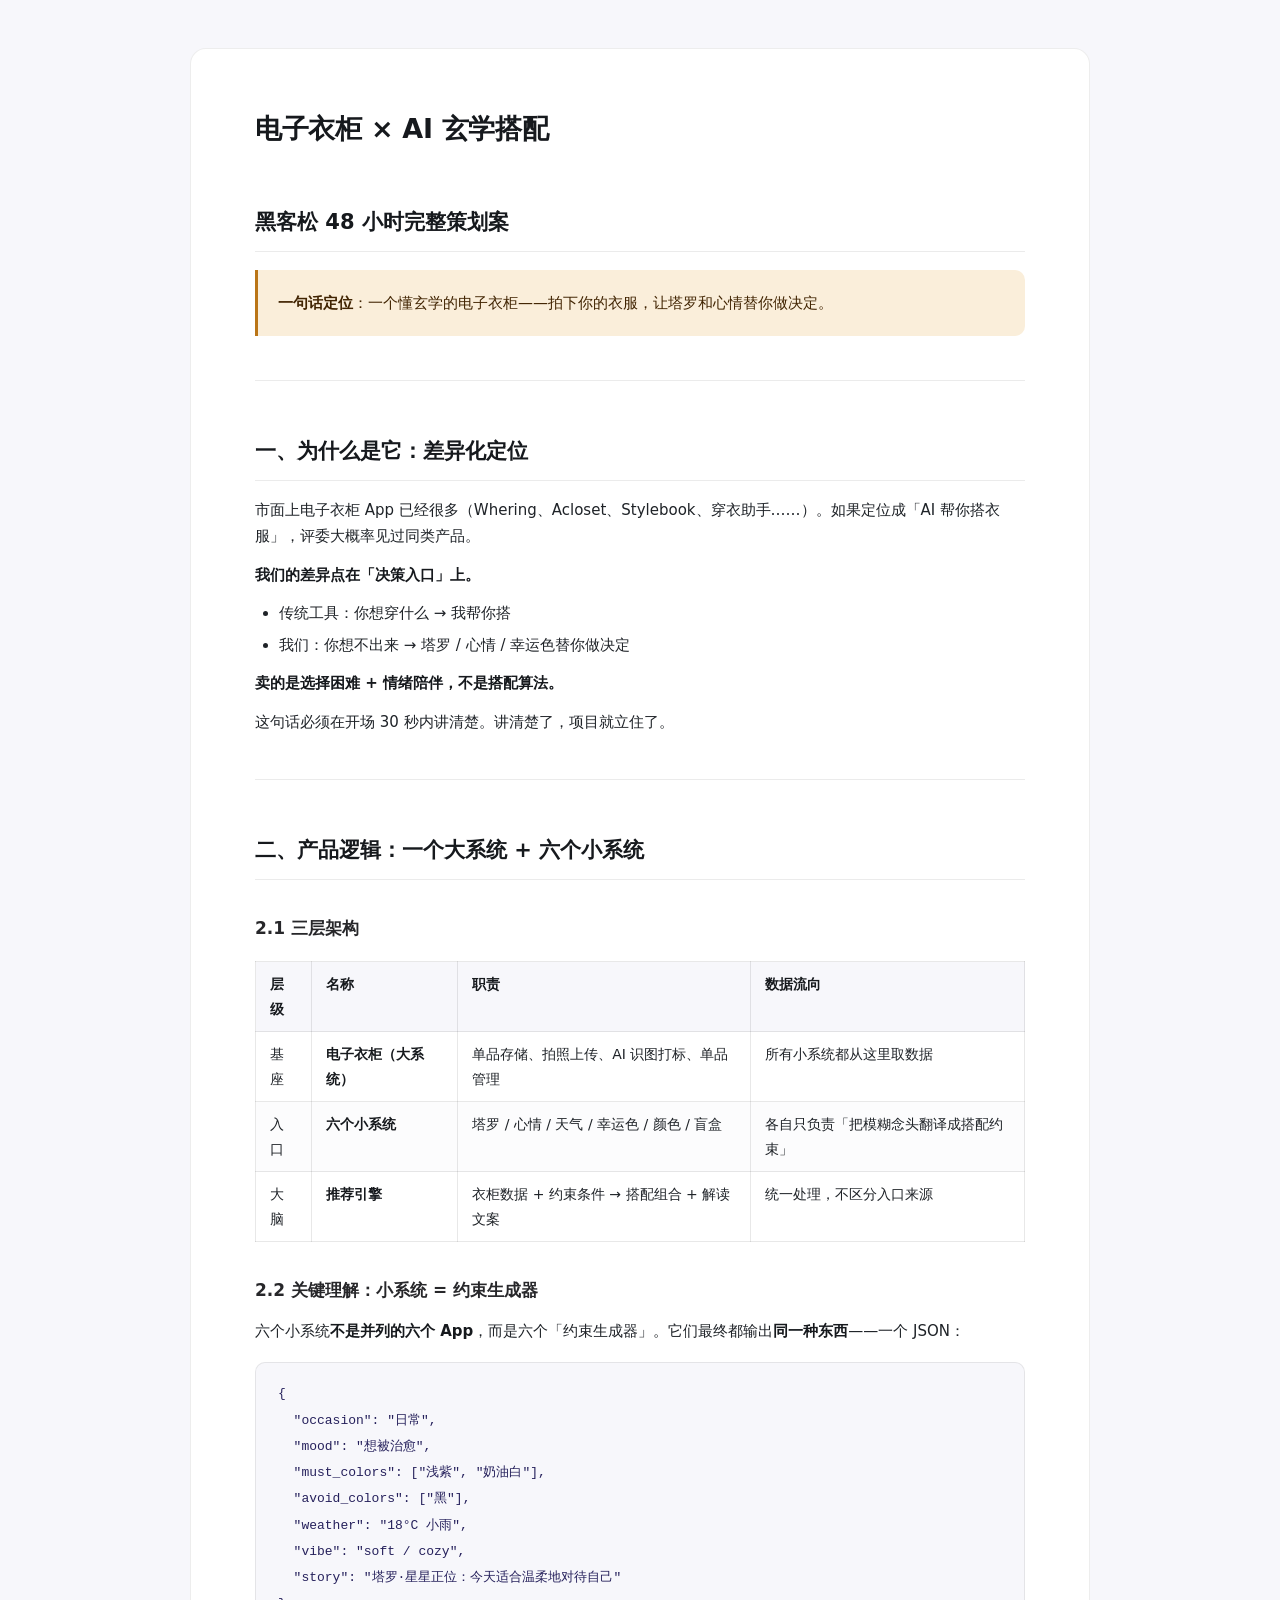
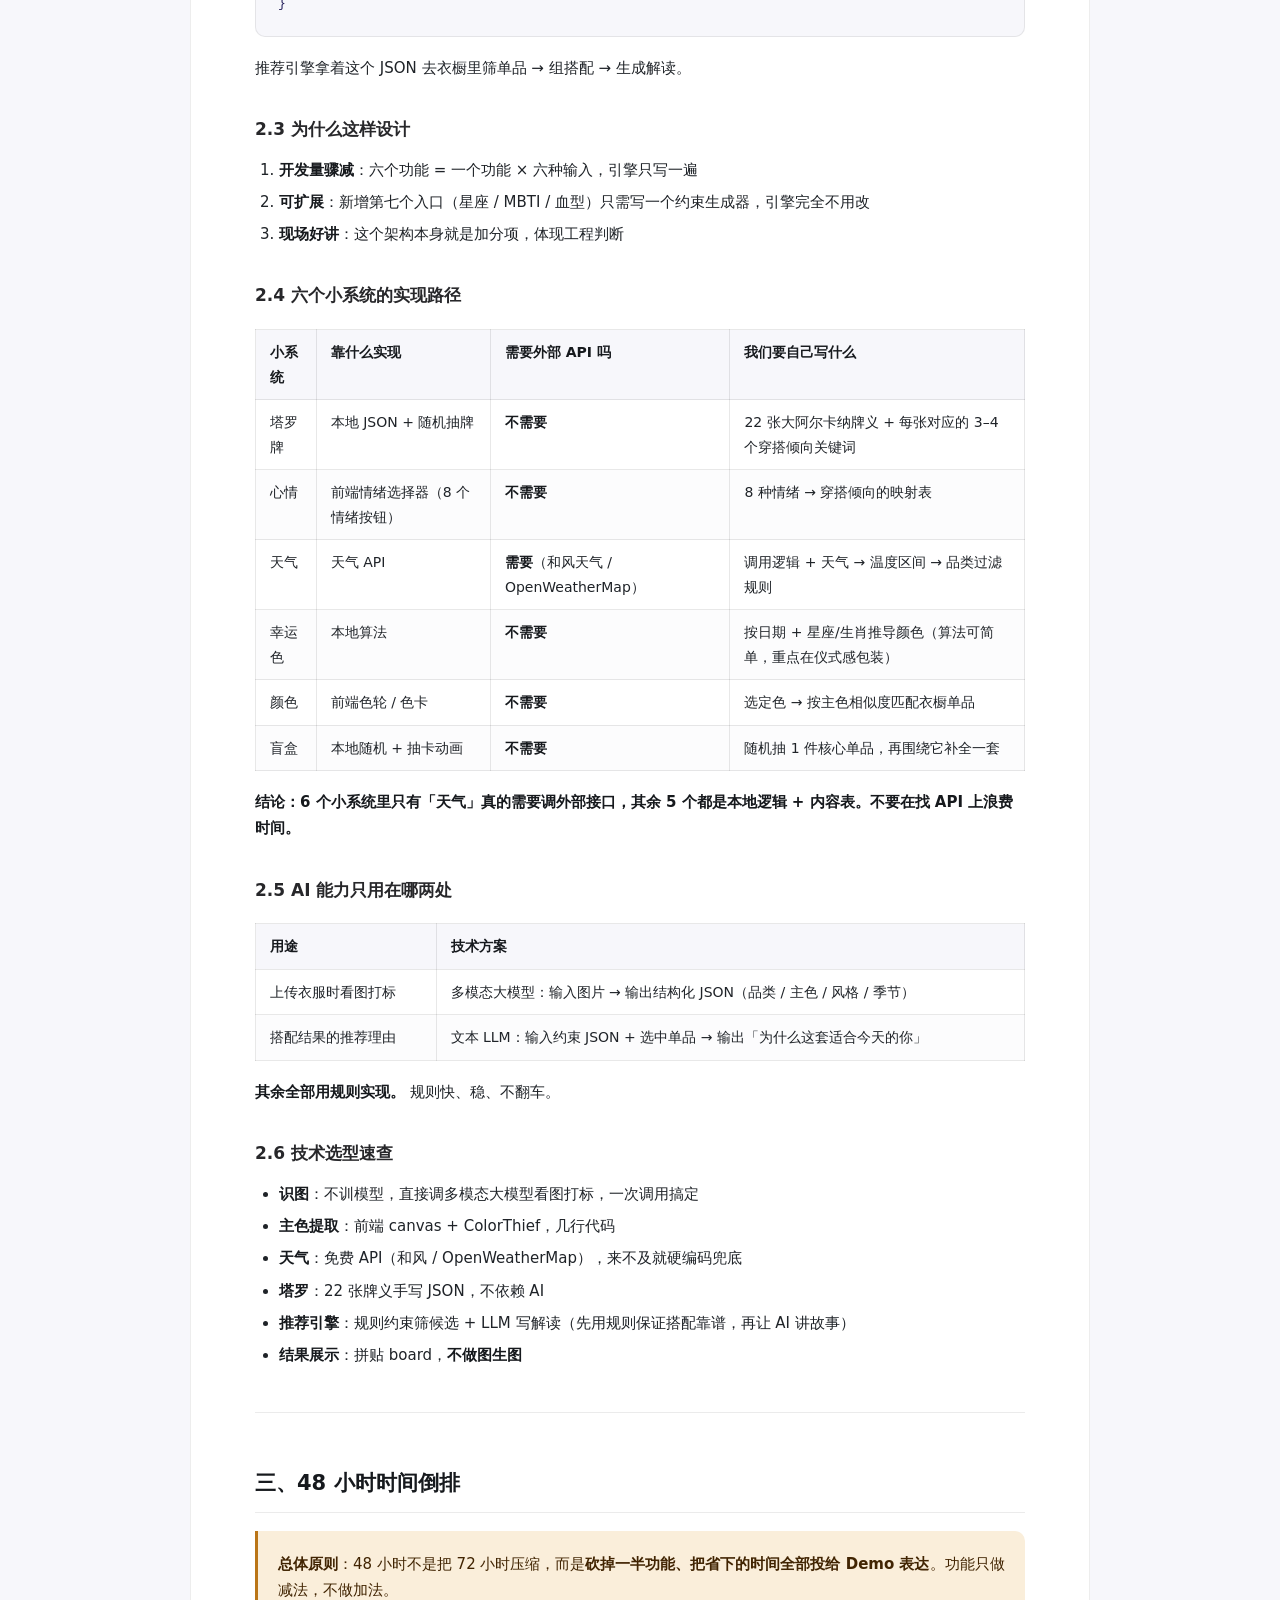
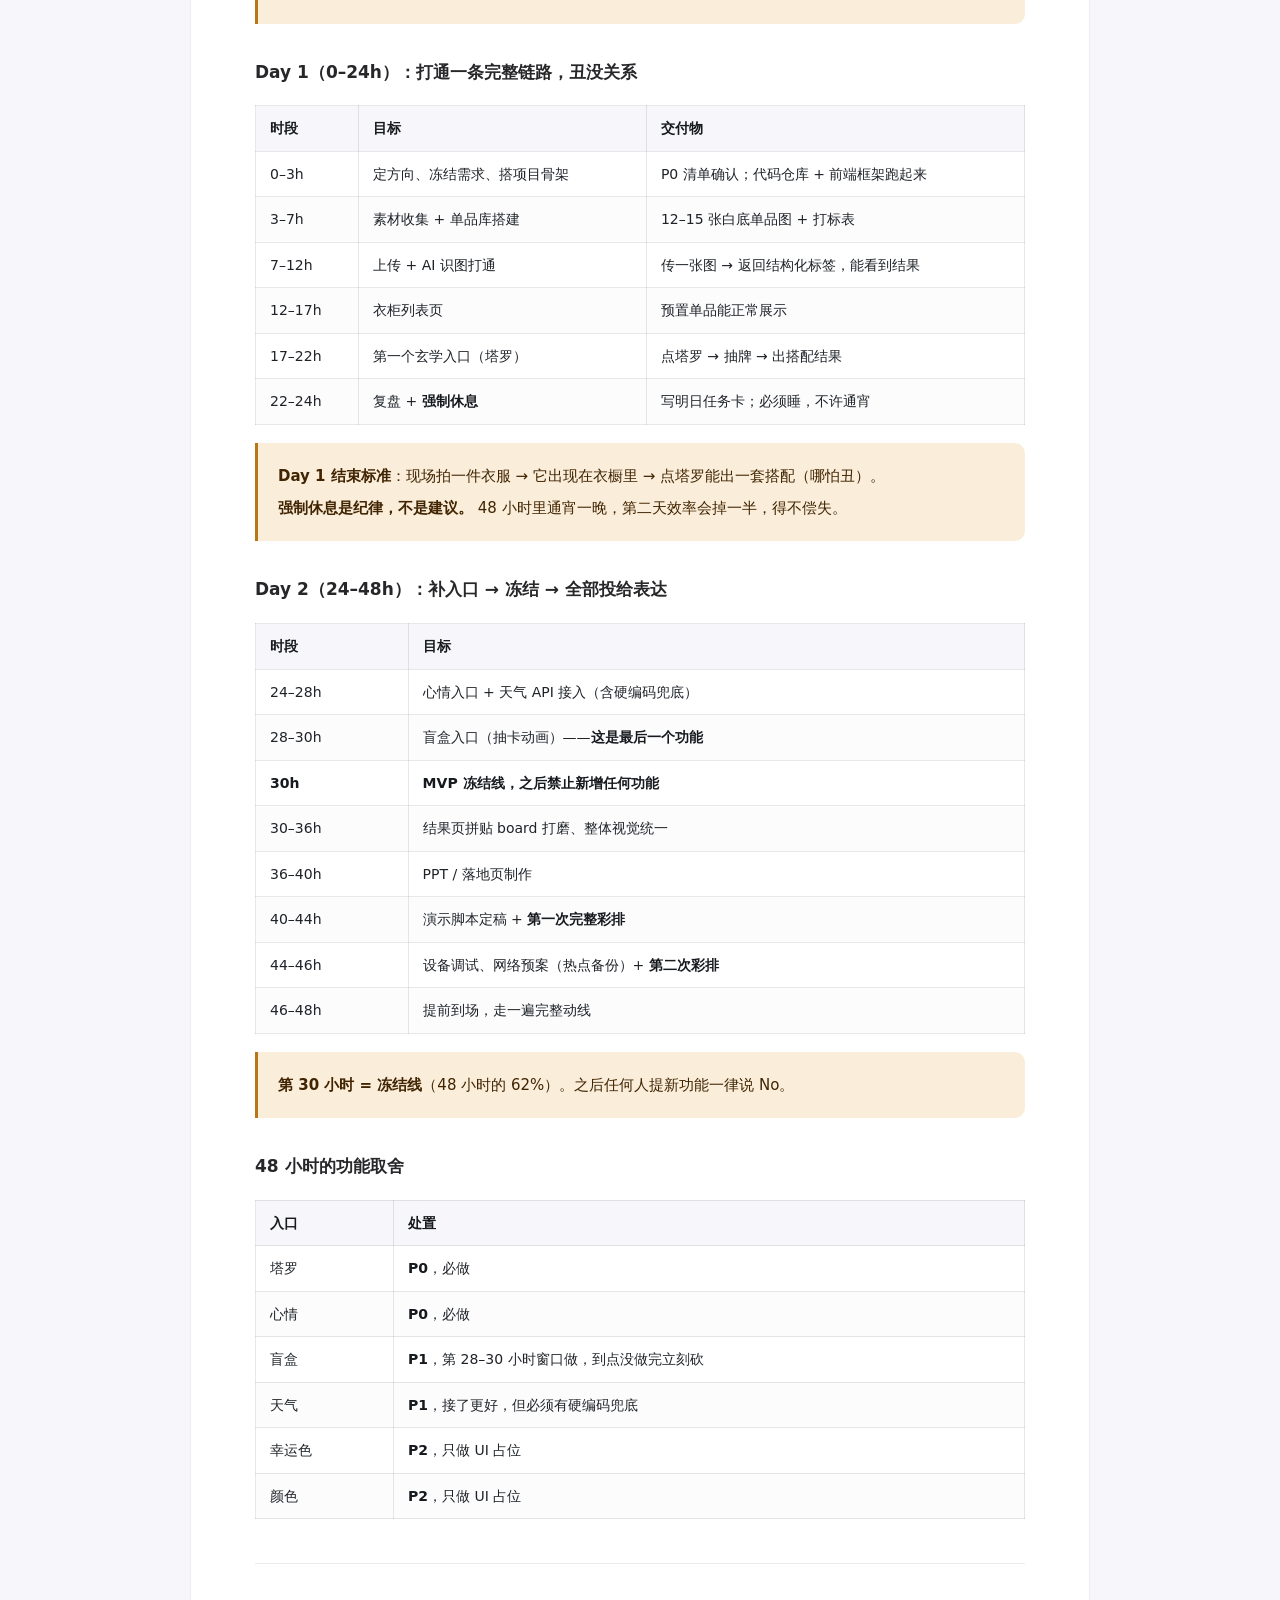
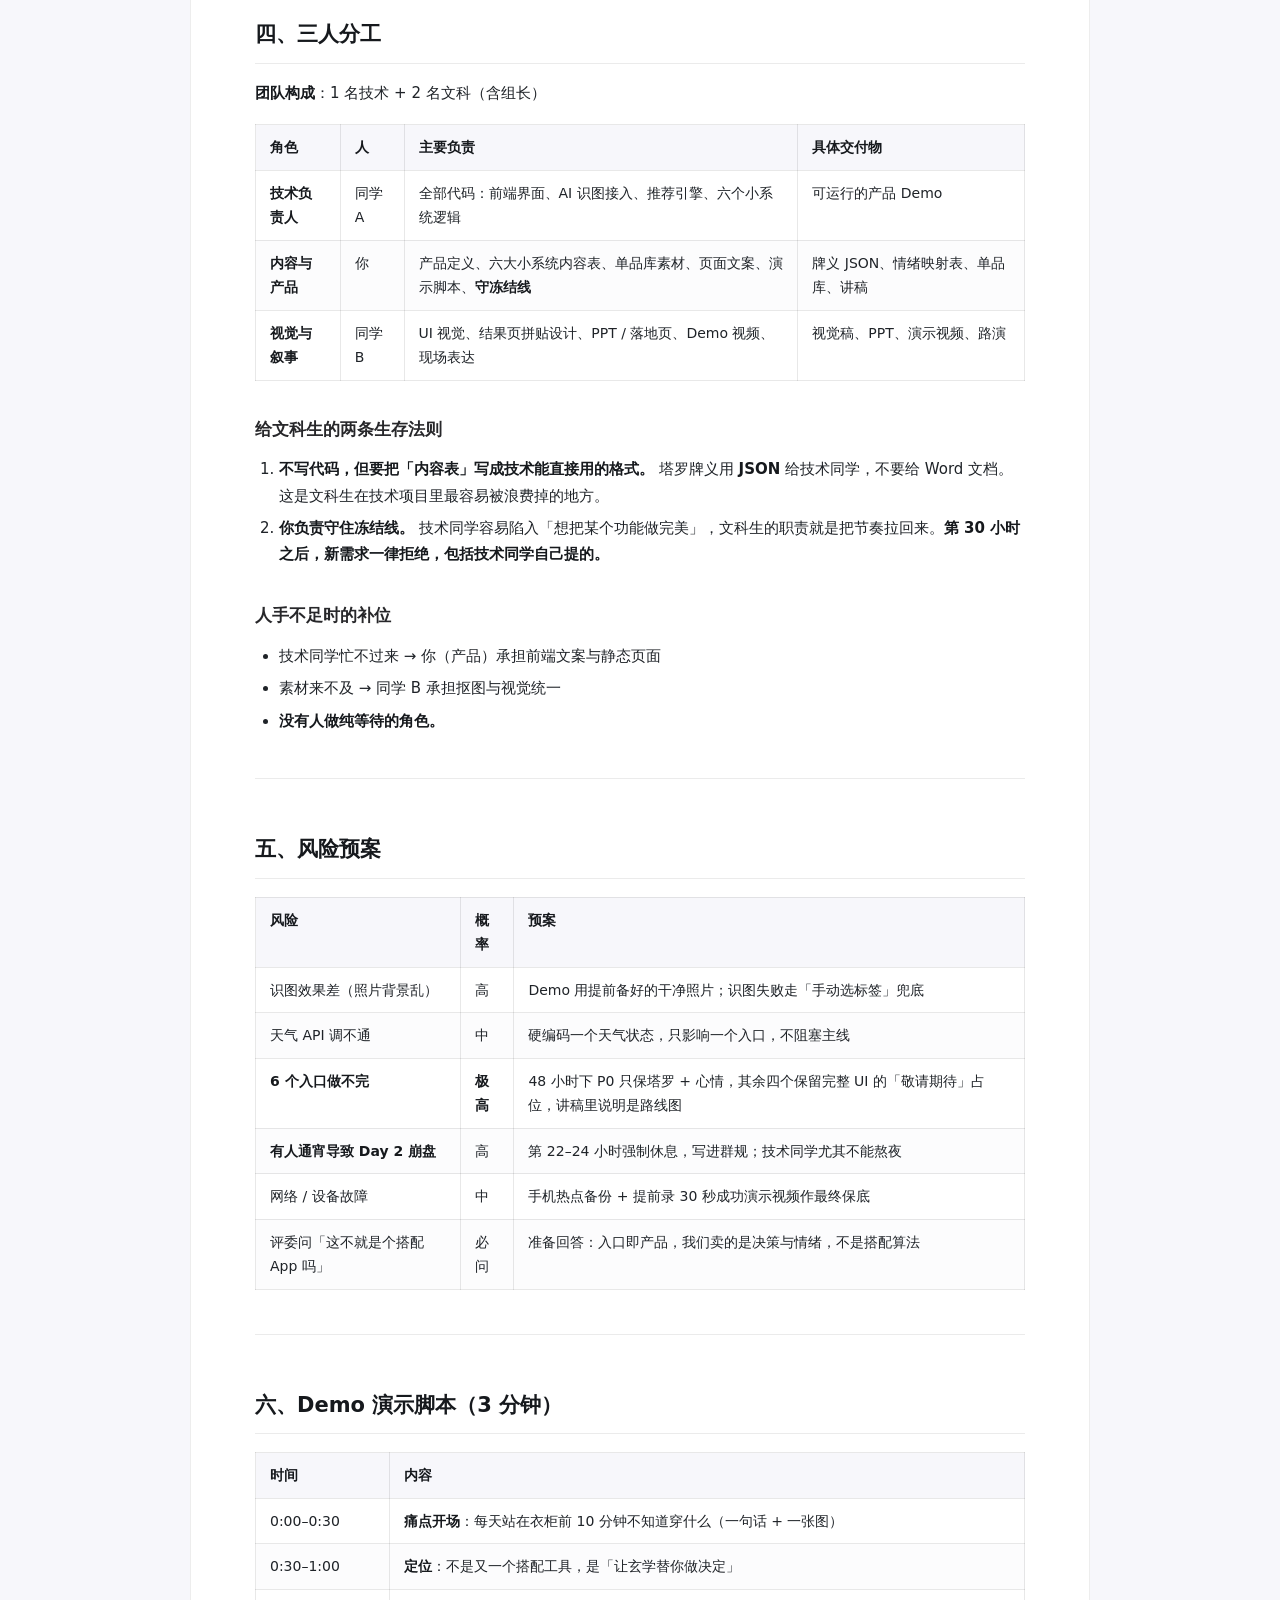
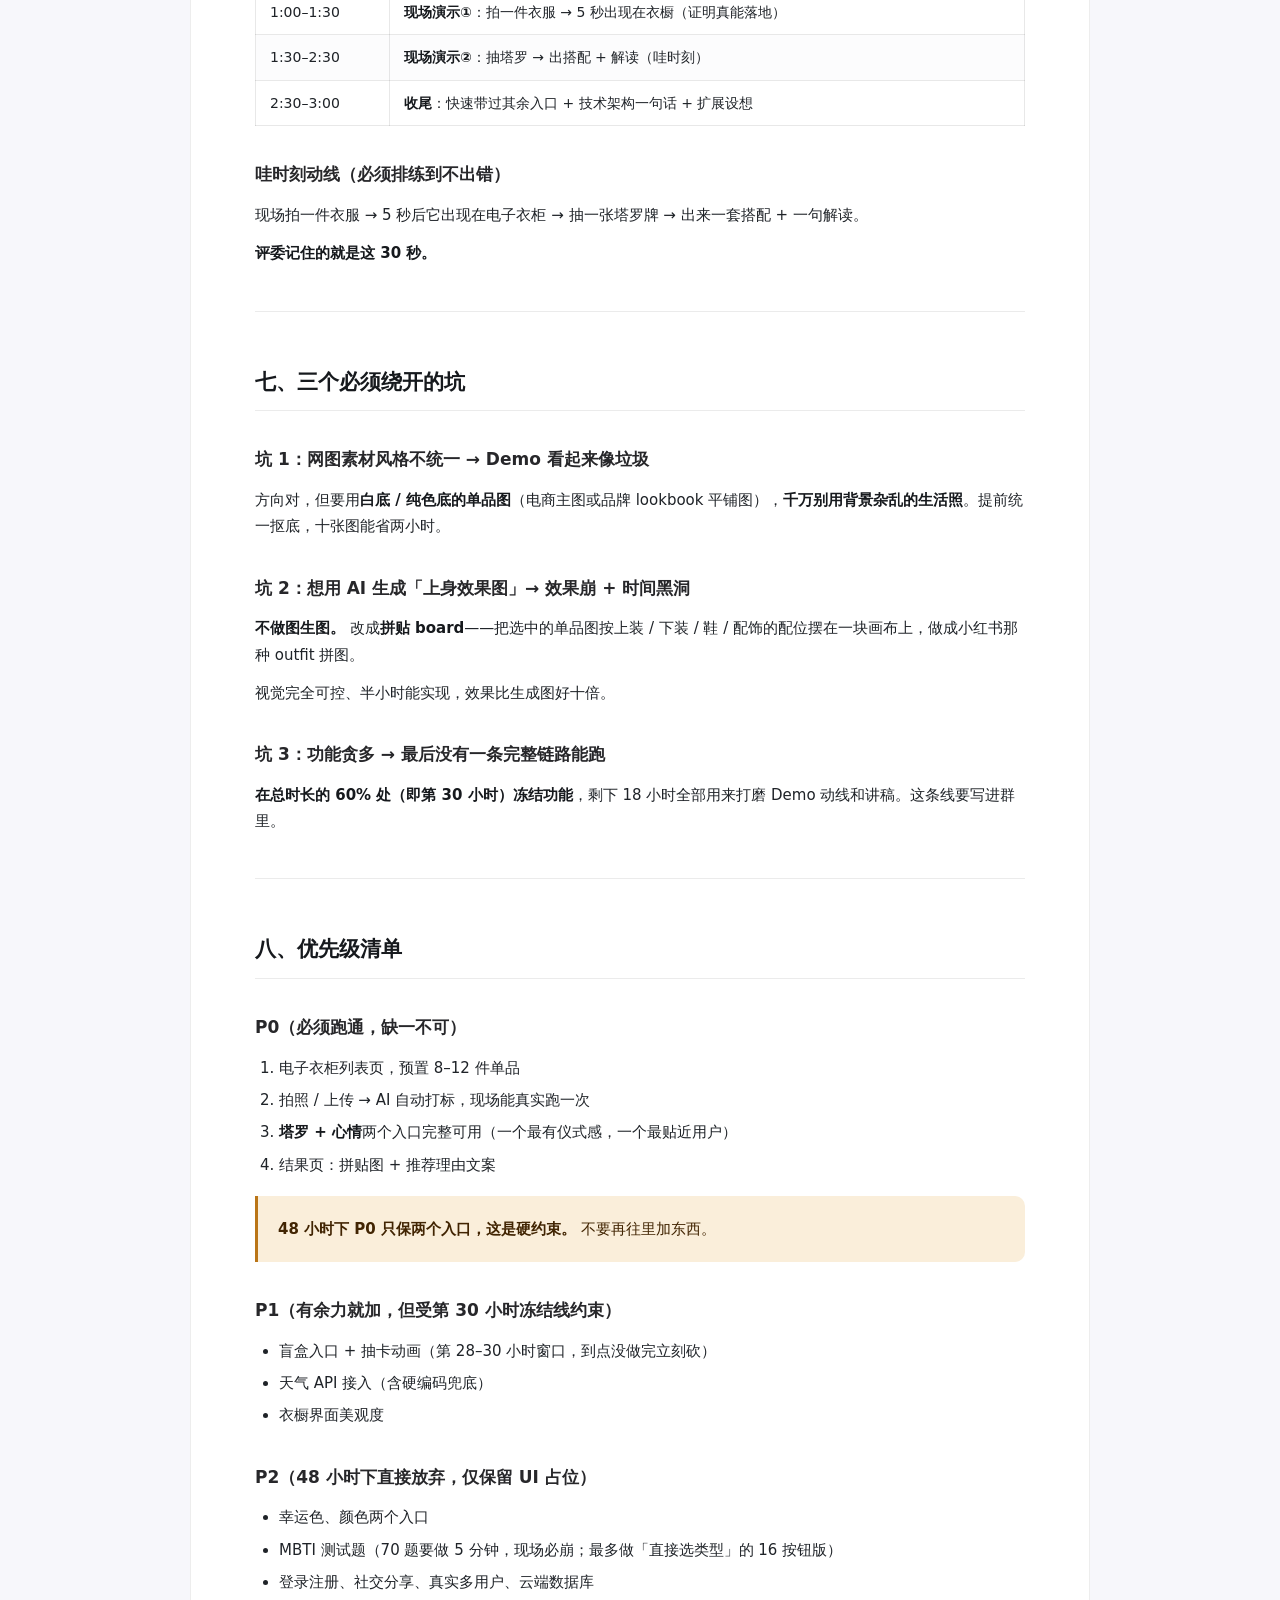
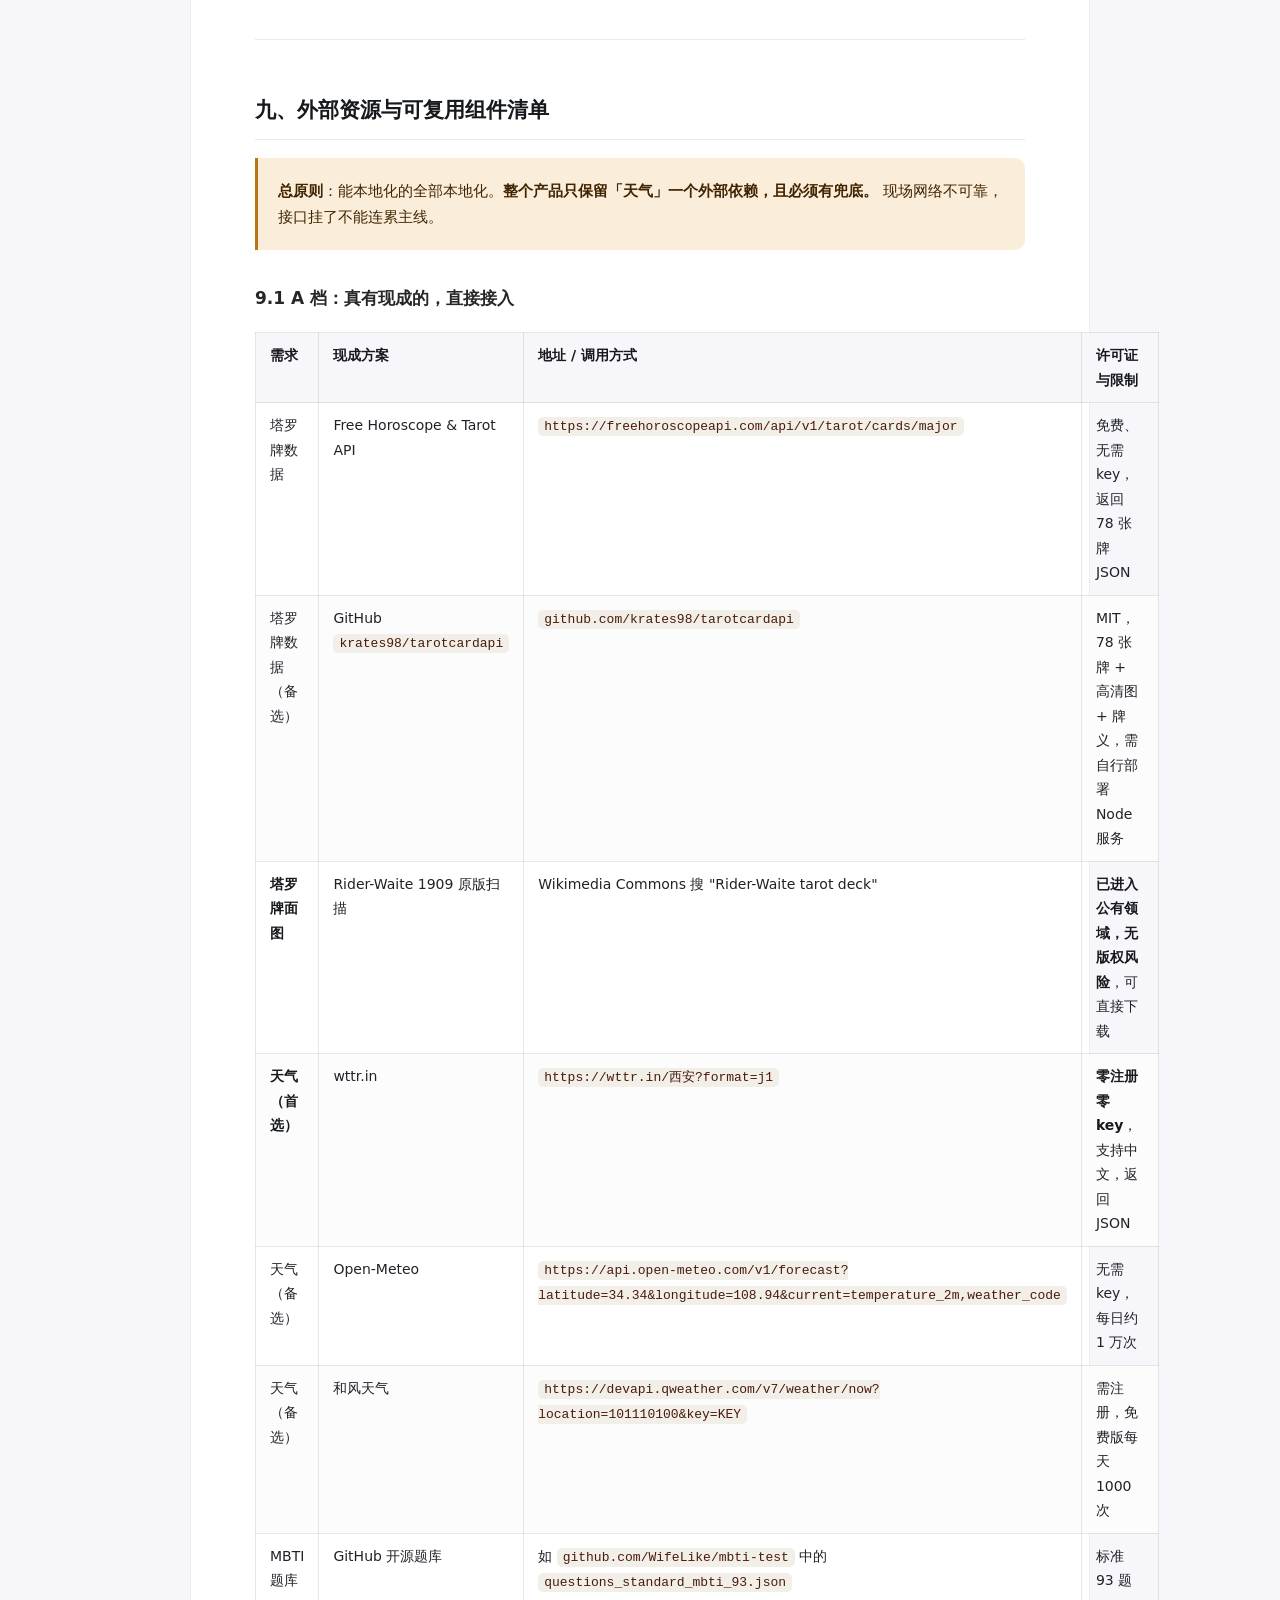
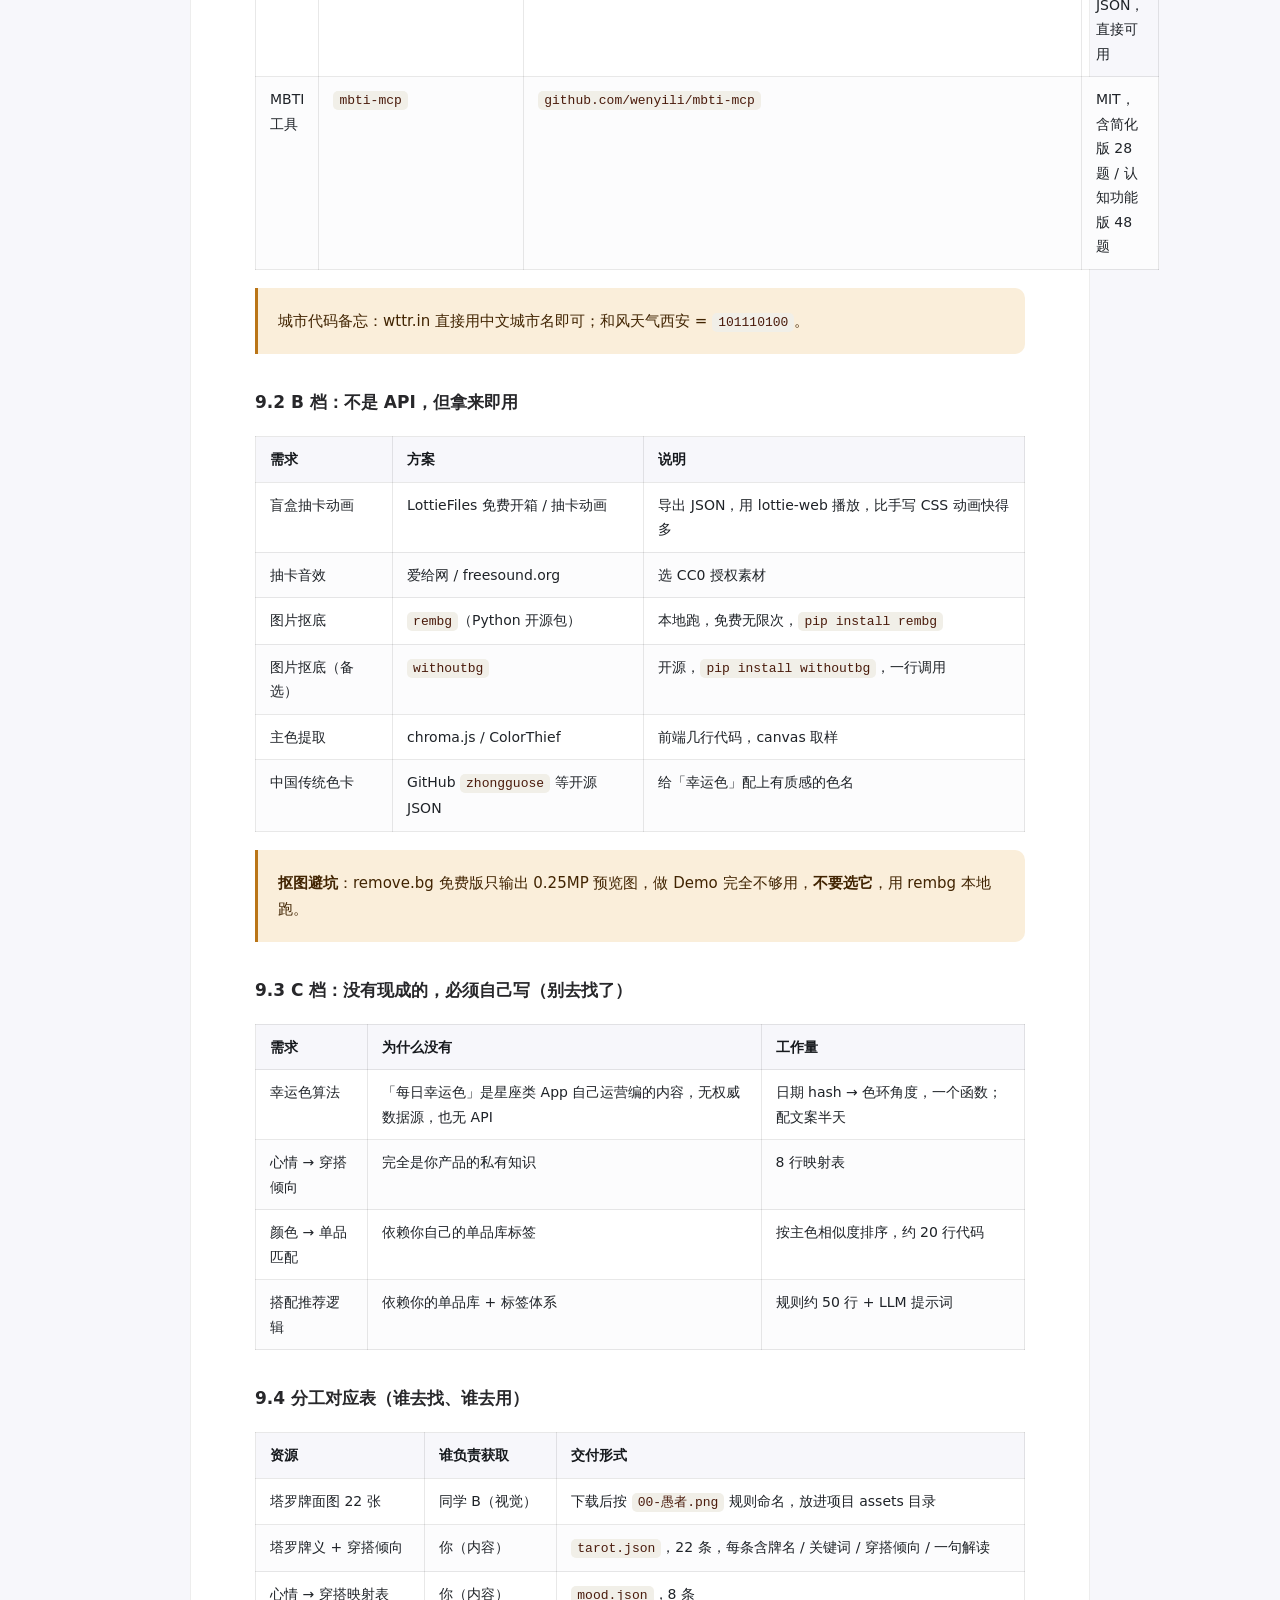
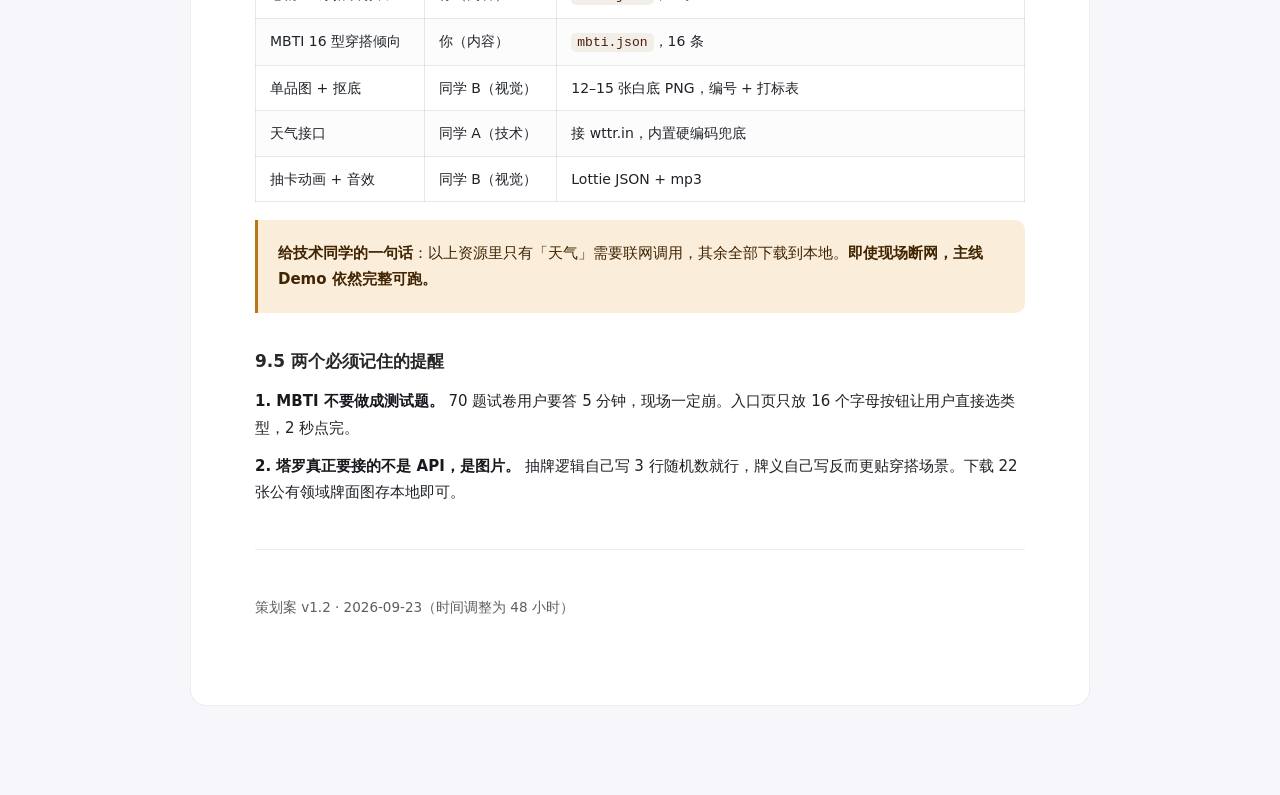
<file: my-contribution/idea/策划案-电子衣柜AI玄学搭配.html>
<!DOCTYPE html>
<html lang="zh-CN">
<head>
<meta charset="utf-8">
<meta name="viewport" content="width=device-width, initial-scale=1">
<title>电子衣柜 × AI 玄学搭配 · 策划案</title>
<style>
* { box-sizing: border-box; }
body {
  margin: 0; padding: 48px 24px 96px;
  background: #F7F7FB; color: #1F2328;
  font-family: -apple-system, "Segoe UI", "PingFang SC", "Microsoft YaHei", system-ui, sans-serif;
  font-size: 15px; line-height: 1.75;
  -webkit-font-smoothing: antialiased;
}
.wrap { max-width: 900px; margin: 0 auto; background: #FFFFFF; border: 1px solid rgba(0,0,0,0.07);
        border-radius: 16px; padding: 56px 64px 72px; }
h1 { font-size: 27px; font-weight: 600; margin: 0 0 6px; letter-spacing: -0.3px; color: #16191D; }
h2 { font-size: 21px; font-weight: 600; margin: 52px 0 16px; padding-bottom: 10px;
     border-bottom: 1px solid rgba(0,0,0,0.08); color: #16191D; }
h3 { font-size: 17px; font-weight: 600; margin: 34px 0 12px; color: #27272A; }
h4 { font-size: 15px; font-weight: 600; margin: 24px 0 10px; color: #3F3F46; }
p { margin: 12px 0; }
a { color: #534AB7; }
strong { font-weight: 600; color: #16191D; }
hr { border: none; border-top: 1px solid rgba(0,0,0,0.08); margin: 44px 0; }
ul, ol { padding-left: 24px; margin: 12px 0; }
li { margin: 6px 0; }
li > p { margin: 4px 0; }
code { background: #F1EFE8; padding: 2px 6px; border-radius: 5px;
       font-family: "SF Mono", Consolas, "Cascadia Mono", monospace; font-size: 13px; color: #4A1B0C; }
pre { background: #F7F7FB; border: 1px solid rgba(0,0,0,0.08); border-radius: 10px;
      padding: 18px 22px; overflow-x: auto; margin: 18px 0; }
pre code { background: none; padding: 0; color: #26215C; font-size: 13px; line-height: 1.65; }
blockquote { margin: 18px 0; padding: 14px 20px; background: #FAEEDA; border-left: 3px solid #BA7517;
             border-radius: 0 10px 10px 0; color: #412402; }
blockquote p { margin: 6px 0; }
blockquote strong { color: #412402; }
table { border-collapse: collapse; width: 100%; margin: 18px 0; font-size: 14px; }
th { background: #F7F7FB; font-weight: 600; text-align: left; color: #16191D; }
th, td { border: 1px solid rgba(0,0,0,0.09); padding: 10px 14px; vertical-align: top; }
tbody tr:nth-child(even) { background: #FCFCFD; }
em { color: #5F5E5A; font-style: normal; font-size: 13.5px; }
</style>
</head>
<body>
<div class="wrap">
<h1>电子衣柜 × AI 玄学搭配</h1>
<h2>黑客松 48 小时完整策划案</h2>
<blockquote>
<p><strong>一句话定位</strong>：一个懂玄学的电子衣柜——拍下你的衣服，让塔罗和心情替你做决定。</p>
</blockquote>
<hr />
<h2>一、为什么是它：差异化定位</h2>
<p>市面上电子衣柜 App 已经很多（Whering、Acloset、Stylebook、穿衣助手……）。如果定位成「AI 帮你搭衣服」，评委大概率见过同类产品。</p>
<p><strong>我们的差异点在「决策入口」上。</strong></p>
<ul>
<li>传统工具：你想穿什么 → 我帮你搭</li>
<li>我们：你想不出来 → 塔罗 / 心情 / 幸运色替你做决定</li>
</ul>
<p><strong>卖的是选择困难 + 情绪陪伴，不是搭配算法。</strong></p>
<p>这句话必须在开场 30 秒内讲清楚。讲清楚了，项目就立住了。</p>
<hr />
<h2>二、产品逻辑：一个大系统 + 六个小系统</h2>
<h3>2.1 三层架构</h3>
<table>
<thead>
<tr>
<th>层级</th>
<th>名称</th>
<th>职责</th>
<th>数据流向</th>
</tr>
</thead>
<tbody>
<tr>
<td>基座</td>
<td><strong>电子衣柜（大系统）</strong></td>
<td>单品存储、拍照上传、AI 识图打标、单品管理</td>
<td>所有小系统都从这里取数据</td>
</tr>
<tr>
<td>入口</td>
<td><strong>六个小系统</strong></td>
<td>塔罗 / 心情 / 天气 / 幸运色 / 颜色 / 盲盒</td>
<td>各自只负责「把模糊念头翻译成搭配约束」</td>
</tr>
<tr>
<td>大脑</td>
<td><strong>推荐引擎</strong></td>
<td>衣柜数据 + 约束条件 → 搭配组合 + 解读文案</td>
<td>统一处理，不区分入口来源</td>
</tr>
</tbody>
</table>
<h3>2.2 关键理解：小系统 = 约束生成器</h3>
<p>六个小系统<strong>不是并列的六个 App</strong>，而是六个「约束生成器」。它们最终都输出<strong>同一种东西</strong>——一个 JSON：</p>
<pre><code class="language-json">{
  &quot;occasion&quot;: &quot;日常&quot;,
  &quot;mood&quot;: &quot;想被治愈&quot;,
  &quot;must_colors&quot;: [&quot;浅紫&quot;, &quot;奶油白&quot;],
  &quot;avoid_colors&quot;: [&quot;黑&quot;],
  &quot;weather&quot;: &quot;18°C 小雨&quot;,
  &quot;vibe&quot;: &quot;soft / cozy&quot;,
  &quot;story&quot;: &quot;塔罗·星星正位：今天适合温柔地对待自己&quot;
}
</code></pre>
<p>推荐引擎拿着这个 JSON 去衣橱里筛单品 → 组搭配 → 生成解读。</p>
<h3>2.3 为什么这样设计</h3>
<ol>
<li><strong>开发量骤减</strong>：六个功能 = 一个功能 × 六种输入，引擎只写一遍</li>
<li><strong>可扩展</strong>：新增第七个入口（星座 / MBTI / 血型）只需写一个约束生成器，引擎完全不用改</li>
<li><strong>现场好讲</strong>：这个架构本身就是加分项，体现工程判断</li>
</ol>
<h3>2.4 六个小系统的实现路径</h3>
<table>
<thead>
<tr>
<th>小系统</th>
<th>靠什么实现</th>
<th>需要外部 API 吗</th>
<th>我们要自己写什么</th>
</tr>
</thead>
<tbody>
<tr>
<td>塔罗牌</td>
<td>本地 JSON + 随机抽牌</td>
<td><strong>不需要</strong></td>
<td>22 张大阿尔卡纳牌义 + 每张对应的 3–4 个穿搭倾向关键词</td>
</tr>
<tr>
<td>心情</td>
<td>前端情绪选择器（8 个情绪按钮）</td>
<td><strong>不需要</strong></td>
<td>8 种情绪 → 穿搭倾向的映射表</td>
</tr>
<tr>
<td>天气</td>
<td>天气 API</td>
<td><strong>需要</strong>（和风天气 / OpenWeatherMap）</td>
<td>调用逻辑 + 天气 → 温度区间 → 品类过滤规则</td>
</tr>
<tr>
<td>幸运色</td>
<td>本地算法</td>
<td><strong>不需要</strong></td>
<td>按日期 + 星座/生肖推导颜色（算法可简单，重点在仪式感包装）</td>
</tr>
<tr>
<td>颜色</td>
<td>前端色轮 / 色卡</td>
<td><strong>不需要</strong></td>
<td>选定色 → 按主色相似度匹配衣橱单品</td>
</tr>
<tr>
<td>盲盒</td>
<td>本地随机 + 抽卡动画</td>
<td><strong>不需要</strong></td>
<td>随机抽 1 件核心单品，再围绕它补全一套</td>
</tr>
</tbody>
</table>
<p><strong>结论：6 个小系统里只有「天气」真的需要调外部接口，其余 5 个都是本地逻辑 + 内容表。不要在找 API 上浪费时间。</strong></p>
<h3>2.5 AI 能力只用在哪两处</h3>
<table>
<thead>
<tr>
<th>用途</th>
<th>技术方案</th>
</tr>
</thead>
<tbody>
<tr>
<td>上传衣服时看图打标</td>
<td>多模态大模型：输入图片 → 输出结构化 JSON（品类 / 主色 / 风格 / 季节）</td>
</tr>
<tr>
<td>搭配结果的推荐理由</td>
<td>文本 LLM：输入约束 JSON + 选中单品 → 输出「为什么这套适合今天的你」</td>
</tr>
</tbody>
</table>
<p><strong>其余全部用规则实现。</strong> 规则快、稳、不翻车。</p>
<h3>2.6 技术选型速查</h3>
<ul>
<li><strong>识图</strong>：不训模型，直接调多模态大模型看图打标，一次调用搞定</li>
<li><strong>主色提取</strong>：前端 canvas + ColorThief，几行代码</li>
<li><strong>天气</strong>：免费 API（和风 / OpenWeatherMap），来不及就硬编码兜底</li>
<li><strong>塔罗</strong>：22 张牌义手写 JSON，不依赖 AI</li>
<li><strong>推荐引擎</strong>：规则约束筛候选 + LLM 写解读（先用规则保证搭配靠谱，再让 AI 讲故事）</li>
<li><strong>结果展示</strong>：拼贴 board，<strong>不做图生图</strong></li>
</ul>
<hr />
<h2>三、48 小时时间倒排</h2>
<blockquote>
<p><strong>总体原则</strong>：48 小时不是把 72 小时压缩，而是<strong>砍掉一半功能、把省下的时间全部投给 Demo 表达</strong>。功能只做减法，不做加法。</p>
</blockquote>
<h3>Day 1（0–24h）：打通一条完整链路，丑没关系</h3>
<table>
<thead>
<tr>
<th>时段</th>
<th>目标</th>
<th>交付物</th>
</tr>
</thead>
<tbody>
<tr>
<td>0–3h</td>
<td>定方向、冻结需求、搭项目骨架</td>
<td>P0 清单确认；代码仓库 + 前端框架跑起来</td>
</tr>
<tr>
<td>3–7h</td>
<td>素材收集 + 单品库搭建</td>
<td>12–15 张白底单品图 + 打标表</td>
</tr>
<tr>
<td>7–12h</td>
<td>上传 + AI 识图打通</td>
<td>传一张图 → 返回结构化标签，能看到结果</td>
</tr>
<tr>
<td>12–17h</td>
<td>衣柜列表页</td>
<td>预置单品能正常展示</td>
</tr>
<tr>
<td>17–22h</td>
<td>第一个玄学入口（塔罗）</td>
<td>点塔罗 → 抽牌 → 出搭配结果</td>
</tr>
<tr>
<td>22–24h</td>
<td>复盘 + <strong>强制休息</strong></td>
<td>写明日任务卡；必须睡，不许通宵</td>
</tr>
</tbody>
</table>
<blockquote>
<p><strong>Day 1 结束标准</strong>：现场拍一件衣服 → 它出现在衣橱里 → 点塔罗能出一套搭配（哪怕丑）。</p>
<p><strong>强制休息是纪律，不是建议。</strong> 48 小时里通宵一晚，第二天效率会掉一半，得不偿失。</p>
</blockquote>
<h3>Day 2（24–48h）：补入口 → 冻结 → 全部投给表达</h3>
<table>
<thead>
<tr>
<th>时段</th>
<th>目标</th>
</tr>
</thead>
<tbody>
<tr>
<td>24–28h</td>
<td>心情入口 + 天气 API 接入（含硬编码兜底）</td>
</tr>
<tr>
<td>28–30h</td>
<td>盲盒入口（抽卡动画）——<strong>这是最后一个功能</strong></td>
</tr>
<tr>
<td><strong>30h</strong></td>
<td><strong>MVP 冻结线，之后禁止新增任何功能</strong></td>
</tr>
<tr>
<td>30–36h</td>
<td>结果页拼贴 board 打磨、整体视觉统一</td>
</tr>
<tr>
<td>36–40h</td>
<td>PPT / 落地页制作</td>
</tr>
<tr>
<td>40–44h</td>
<td>演示脚本定稿 + <strong>第一次完整彩排</strong></td>
</tr>
<tr>
<td>44–46h</td>
<td>设备调试、网络预案（热点备份）+ <strong>第二次彩排</strong></td>
</tr>
<tr>
<td>46–48h</td>
<td>提前到场，走一遍完整动线</td>
</tr>
</tbody>
</table>
<blockquote>
<p><strong>第 30 小时 = 冻结线</strong>（48 小时的 62%）。之后任何人提新功能一律说 No。</p>
</blockquote>
<h3>48 小时的功能取舍</h3>
<table>
<thead>
<tr>
<th>入口</th>
<th>处置</th>
</tr>
</thead>
<tbody>
<tr>
<td>塔罗</td>
<td><strong>P0</strong>，必做</td>
</tr>
<tr>
<td>心情</td>
<td><strong>P0</strong>，必做</td>
</tr>
<tr>
<td>盲盒</td>
<td><strong>P1</strong>，第 28–30 小时窗口做，到点没做完立刻砍</td>
</tr>
<tr>
<td>天气</td>
<td><strong>P1</strong>，接了更好，但必须有硬编码兜底</td>
</tr>
<tr>
<td>幸运色</td>
<td><strong>P2</strong>，只做 UI 占位</td>
</tr>
<tr>
<td>颜色</td>
<td><strong>P2</strong>，只做 UI 占位</td>
</tr>
</tbody>
</table>
<hr />
<h2>四、三人分工</h2>
<p><strong>团队构成</strong>：1 名技术 + 2 名文科（含组长）</p>
<table>
<thead>
<tr>
<th>角色</th>
<th>人</th>
<th>主要负责</th>
<th>具体交付物</th>
</tr>
</thead>
<tbody>
<tr>
<td><strong>技术负责人</strong></td>
<td>同学 A</td>
<td>全部代码：前端界面、AI 识图接入、推荐引擎、六个小系统逻辑</td>
<td>可运行的产品 Demo</td>
</tr>
<tr>
<td><strong>内容与产品</strong></td>
<td>你</td>
<td>产品定义、六大小系统内容表、单品库素材、页面文案、演示脚本、<strong>守冻结线</strong></td>
<td>牌义 JSON、情绪映射表、单品库、讲稿</td>
</tr>
<tr>
<td><strong>视觉与叙事</strong></td>
<td>同学 B</td>
<td>UI 视觉、结果页拼贴设计、PPT / 落地页、Demo 视频、现场表达</td>
<td>视觉稿、PPT、演示视频、路演</td>
</tr>
</tbody>
</table>
<h3>给文科生的两条生存法则</h3>
<ol>
<li>
<p><strong>不写代码，但要把「内容表」写成技术能直接用的格式。</strong>
   塔罗牌义用 <strong>JSON</strong> 给技术同学，不要给 Word 文档。这是文科生在技术项目里最容易被浪费掉的地方。</p>
</li>
<li>
<p><strong>你负责守住冻结线。</strong>
   技术同学容易陷入「想把某个功能做完美」，文科生的职责就是把节奏拉回来。<strong>第 30 小时之后，新需求一律拒绝，包括技术同学自己提的。</strong></p>
</li>
</ol>
<h3>人手不足时的补位</h3>
<ul>
<li>技术同学忙不过来 → 你（产品）承担前端文案与静态页面</li>
<li>素材来不及 → 同学 B 承担抠图与视觉统一</li>
<li><strong>没有人做纯等待的角色。</strong></li>
</ul>
<hr />
<h2>五、风险预案</h2>
<table>
<thead>
<tr>
<th>风险</th>
<th>概率</th>
<th>预案</th>
</tr>
</thead>
<tbody>
<tr>
<td>识图效果差（照片背景乱）</td>
<td>高</td>
<td>Demo 用提前备好的干净照片；识图失败走「手动选标签」兜底</td>
</tr>
<tr>
<td>天气 API 调不通</td>
<td>中</td>
<td>硬编码一个天气状态，只影响一个入口，不阻塞主线</td>
</tr>
<tr>
<td><strong>6 个入口做不完</strong></td>
<td><strong>极高</strong></td>
<td>48 小时下 P0 只保塔罗 + 心情，其余四个保留完整 UI 的「敬请期待」占位，讲稿里说明是路线图</td>
</tr>
<tr>
<td><strong>有人通宵导致 Day 2 崩盘</strong></td>
<td>高</td>
<td>第 22–24 小时强制休息，写进群规；技术同学尤其不能熬夜</td>
</tr>
<tr>
<td>网络 / 设备故障</td>
<td>中</td>
<td>手机热点备份 + 提前录 30 秒成功演示视频作最终保底</td>
</tr>
<tr>
<td>评委问「这不就是个搭配 App 吗」</td>
<td>必问</td>
<td>准备回答：入口即产品，我们卖的是决策与情绪，不是搭配算法</td>
</tr>
</tbody>
</table>
<hr />
<h2>六、Demo 演示脚本（3 分钟）</h2>
<table>
<thead>
<tr>
<th>时间</th>
<th>内容</th>
</tr>
</thead>
<tbody>
<tr>
<td>0:00–0:30</td>
<td><strong>痛点开场</strong>：每天站在衣柜前 10 分钟不知道穿什么（一句话 + 一张图）</td>
</tr>
<tr>
<td>0:30–1:00</td>
<td><strong>定位</strong>：不是又一个搭配工具，是「让玄学替你做决定」</td>
</tr>
<tr>
<td>1:00–1:30</td>
<td><strong>现场演示①</strong>：拍一件衣服 → 5 秒出现在衣橱（证明真能落地）</td>
</tr>
<tr>
<td>1:30–2:30</td>
<td><strong>现场演示②</strong>：抽塔罗 → 出搭配 + 解读（哇时刻）</td>
</tr>
<tr>
<td>2:30–3:00</td>
<td><strong>收尾</strong>：快速带过其余入口 + 技术架构一句话 + 扩展设想</td>
</tr>
</tbody>
</table>
<h3>哇时刻动线（必须排练到不出错）</h3>
<p>现场拍一件衣服 → 5 秒后它出现在电子衣柜 → 抽一张塔罗牌 → 出来一套搭配 + 一句解读。</p>
<p><strong>评委记住的就是这 30 秒。</strong></p>
<hr />
<h2>七、三个必须绕开的坑</h2>
<h3>坑 1：网图素材风格不统一 → Demo 看起来像垃圾</h3>
<p>方向对，但要用<strong>白底 / 纯色底的单品图</strong>（电商主图或品牌 lookbook 平铺图），<strong>千万别用背景杂乱的生活照</strong>。提前统一抠底，十张图能省两小时。</p>
<h3>坑 2：想用 AI 生成「上身效果图」→ 效果崩 + 时间黑洞</h3>
<p><strong>不做图生图。</strong> 改成<strong>拼贴 board</strong>——把选中的单品图按上装 / 下装 / 鞋 / 配饰的配位摆在一块画布上，做成小红书那种 outfit 拼图。</p>
<p>视觉完全可控、半小时能实现，效果比生成图好十倍。</p>
<h3>坑 3：功能贪多 → 最后没有一条完整链路能跑</h3>
<p><strong>在总时长的 60% 处（即第 30 小时）冻结功能</strong>，剩下 18 小时全部用来打磨 Demo 动线和讲稿。这条线要写进群里。</p>
<hr />
<h2>八、优先级清单</h2>
<h3>P0（必须跑通，缺一不可）</h3>
<ol>
<li>电子衣柜列表页，预置 8–12 件单品</li>
<li>拍照 / 上传 → AI 自动打标，现场能真实跑一次</li>
<li><strong>塔罗 + 心情</strong>两个入口完整可用（一个最有仪式感，一个最贴近用户）</li>
<li>结果页：拼贴图 + 推荐理由文案</li>
</ol>
<blockquote>
<p><strong>48 小时下 P0 只保两个入口，这是硬约束。</strong> 不要再往里加东西。</p>
</blockquote>
<h3>P1（有余力就加，但受第 30 小时冻结线约束）</h3>
<ul>
<li>盲盒入口 + 抽卡动画（第 28–30 小时窗口，到点没做完立刻砍）</li>
<li>天气 API 接入（含硬编码兜底）</li>
<li>衣橱界面美观度</li>
</ul>
<h3>P2（48 小时下直接放弃，仅保留 UI 占位）</h3>
<ul>
<li>幸运色、颜色两个入口</li>
<li>MBTI 测试题（70 题要做 5 分钟，现场必崩；最多做「直接选类型」的 16 按钮版）</li>
<li>登录注册、社交分享、真实多用户、云端数据库</li>
</ul>
<hr />
<h2>九、外部资源与可复用组件清单</h2>
<blockquote>
<p><strong>总原则</strong>：能本地化的全部本地化。<strong>整个产品只保留「天气」一个外部依赖，且必须有兜底。</strong> 现场网络不可靠，接口挂了不能连累主线。</p>
</blockquote>
<h3>9.1 A 档：真有现成的，直接接入</h3>
<table>
<thead>
<tr>
<th>需求</th>
<th>现成方案</th>
<th>地址 / 调用方式</th>
<th>许可证与限制</th>
</tr>
</thead>
<tbody>
<tr>
<td>塔罗牌数据</td>
<td>Free Horoscope &amp; Tarot API</td>
<td><code>https://freehoroscopeapi.com/api/v1/tarot/cards/major</code></td>
<td>免费、无需 key，返回 78 张牌 JSON</td>
</tr>
<tr>
<td>塔罗牌数据（备选）</td>
<td>GitHub <code>krates98/tarotcardapi</code></td>
<td><code>github.com/krates98/tarotcardapi</code></td>
<td>MIT，78 张牌 + 高清图 + 牌义，需自行部署 Node 服务</td>
</tr>
<tr>
<td><strong>塔罗牌面图</strong></td>
<td>Rider-Waite 1909 原版扫描</td>
<td>Wikimedia Commons 搜 "Rider-Waite tarot deck"</td>
<td><strong>已进入公有领域，无版权风险</strong>，可直接下载</td>
</tr>
<tr>
<td><strong>天气（首选）</strong></td>
<td>wttr.in</td>
<td><code>https://wttr.in/西安?format=j1</code></td>
<td><strong>零注册零 key</strong>，支持中文，返回 JSON</td>
</tr>
<tr>
<td>天气（备选）</td>
<td>Open-Meteo</td>
<td><code>https://api.open-meteo.com/v1/forecast?latitude=34.34&amp;longitude=108.94&amp;current=temperature_2m,weather_code</code></td>
<td>无需 key，每日约 1 万次</td>
</tr>
<tr>
<td>天气（备选）</td>
<td>和风天气</td>
<td><code>https://devapi.qweather.com/v7/weather/now?location=101110100&amp;key=KEY</code></td>
<td>需注册，免费版每天 1000 次</td>
</tr>
<tr>
<td>MBTI 题库</td>
<td>GitHub 开源题库</td>
<td>如 <code>github.com/WifeLike/mbti-test</code> 中的 <code>questions_standard_mbti_93.json</code></td>
<td>标准 93 题 JSON，直接可用</td>
</tr>
<tr>
<td>MBTI 工具</td>
<td><code>mbti-mcp</code></td>
<td><code>github.com/wenyili/mbti-mcp</code></td>
<td>MIT，含简化版 28 题 / 认知功能版 48 题</td>
</tr>
</tbody>
</table>
<blockquote>
<p>城市代码备忘：wttr.in 直接用中文城市名即可；和风天气西安 = <code>101110100</code>。</p>
</blockquote>
<h3>9.2 B 档：不是 API，但拿来即用</h3>
<table>
<thead>
<tr>
<th>需求</th>
<th>方案</th>
<th>说明</th>
</tr>
</thead>
<tbody>
<tr>
<td>盲盒抽卡动画</td>
<td>LottieFiles 免费开箱 / 抽卡动画</td>
<td>导出 JSON，用 lottie-web 播放，比手写 CSS 动画快得多</td>
</tr>
<tr>
<td>抽卡音效</td>
<td>爱给网 / freesound.org</td>
<td>选 CC0 授权素材</td>
</tr>
<tr>
<td>图片抠底</td>
<td><code>rembg</code>（Python 开源包）</td>
<td>本地跑，免费无限次，<code>pip install rembg</code></td>
</tr>
<tr>
<td>图片抠底（备选）</td>
<td><code>withoutbg</code></td>
<td>开源，<code>pip install withoutbg</code>，一行调用</td>
</tr>
<tr>
<td>主色提取</td>
<td>chroma.js / ColorThief</td>
<td>前端几行代码，canvas 取样</td>
</tr>
<tr>
<td>中国传统色卡</td>
<td>GitHub <code>zhongguose</code> 等开源 JSON</td>
<td>给「幸运色」配上有质感的色名</td>
</tr>
</tbody>
</table>
<blockquote>
<p><strong>抠图避坑</strong>：remove.bg 免费版只输出 0.25MP 预览图，做 Demo 完全不够用，<strong>不要选它</strong>，用 rembg 本地跑。</p>
</blockquote>
<h3>9.3 C 档：没有现成的，必须自己写（别去找了）</h3>
<table>
<thead>
<tr>
<th>需求</th>
<th>为什么没有</th>
<th>工作量</th>
</tr>
</thead>
<tbody>
<tr>
<td>幸运色算法</td>
<td>「每日幸运色」是星座类 App 自己运营编的内容，无权威数据源，也无 API</td>
<td>日期 hash → 色环角度，一个函数；配文案半天</td>
</tr>
<tr>
<td>心情 → 穿搭倾向</td>
<td>完全是你产品的私有知识</td>
<td>8 行映射表</td>
</tr>
<tr>
<td>颜色 → 单品匹配</td>
<td>依赖你自己的单品库标签</td>
<td>按主色相似度排序，约 20 行代码</td>
</tr>
<tr>
<td>搭配推荐逻辑</td>
<td>依赖你的单品库 + 标签体系</td>
<td>规则约 50 行 + LLM 提示词</td>
</tr>
</tbody>
</table>
<h3>9.4 分工对应表（谁去找、谁去用）</h3>
<table>
<thead>
<tr>
<th>资源</th>
<th>谁负责获取</th>
<th>交付形式</th>
</tr>
</thead>
<tbody>
<tr>
<td>塔罗牌面图 22 张</td>
<td>同学 B（视觉）</td>
<td>下载后按 <code>00-愚者.png</code> 规则命名，放进项目 assets 目录</td>
</tr>
<tr>
<td>塔罗牌义 + 穿搭倾向</td>
<td>你（内容）</td>
<td><code>tarot.json</code>，22 条，每条含牌名 / 关键词 / 穿搭倾向 / 一句解读</td>
</tr>
<tr>
<td>心情 → 穿搭映射表</td>
<td>你（内容）</td>
<td><code>mood.json</code>，8 条</td>
</tr>
<tr>
<td>MBTI 16 型穿搭倾向</td>
<td>你（内容）</td>
<td><code>mbti.json</code>，16 条</td>
</tr>
<tr>
<td>单品图 + 抠底</td>
<td>同学 B（视觉）</td>
<td>12–15 张白底 PNG，编号 + 打标表</td>
</tr>
<tr>
<td>天气接口</td>
<td>同学 A（技术）</td>
<td>接 wttr.in，内置硬编码兜底</td>
</tr>
<tr>
<td>抽卡动画 + 音效</td>
<td>同学 B（视觉）</td>
<td>Lottie JSON + mp3</td>
</tr>
</tbody>
</table>
<blockquote>
<p><strong>给技术同学的一句话</strong>：以上资源里只有「天气」需要联网调用，其余全部下载到本地。<strong>即使现场断网，主线 Demo 依然完整可跑。</strong></p>
</blockquote>
<h3>9.5 两个必须记住的提醒</h3>
<p><strong>1. MBTI 不要做成测试题。</strong>
70 题试卷用户要答 5 分钟，现场一定崩。入口页只放 16 个字母按钮让用户直接选类型，2 秒点完。</p>
<p><strong>2. 塔罗真正要接的不是 API，是图片。</strong>
抽牌逻辑自己写 3 行随机数就行，牌义自己写反而更贴穿搭场景。下载 22 张公有领域牌面图存本地即可。</p>
<hr />
<p><em>策划案 v1.2 · 2026-09-23（时间调整为 48 小时）</em></p>
</div>
</body>
</html>
</file>
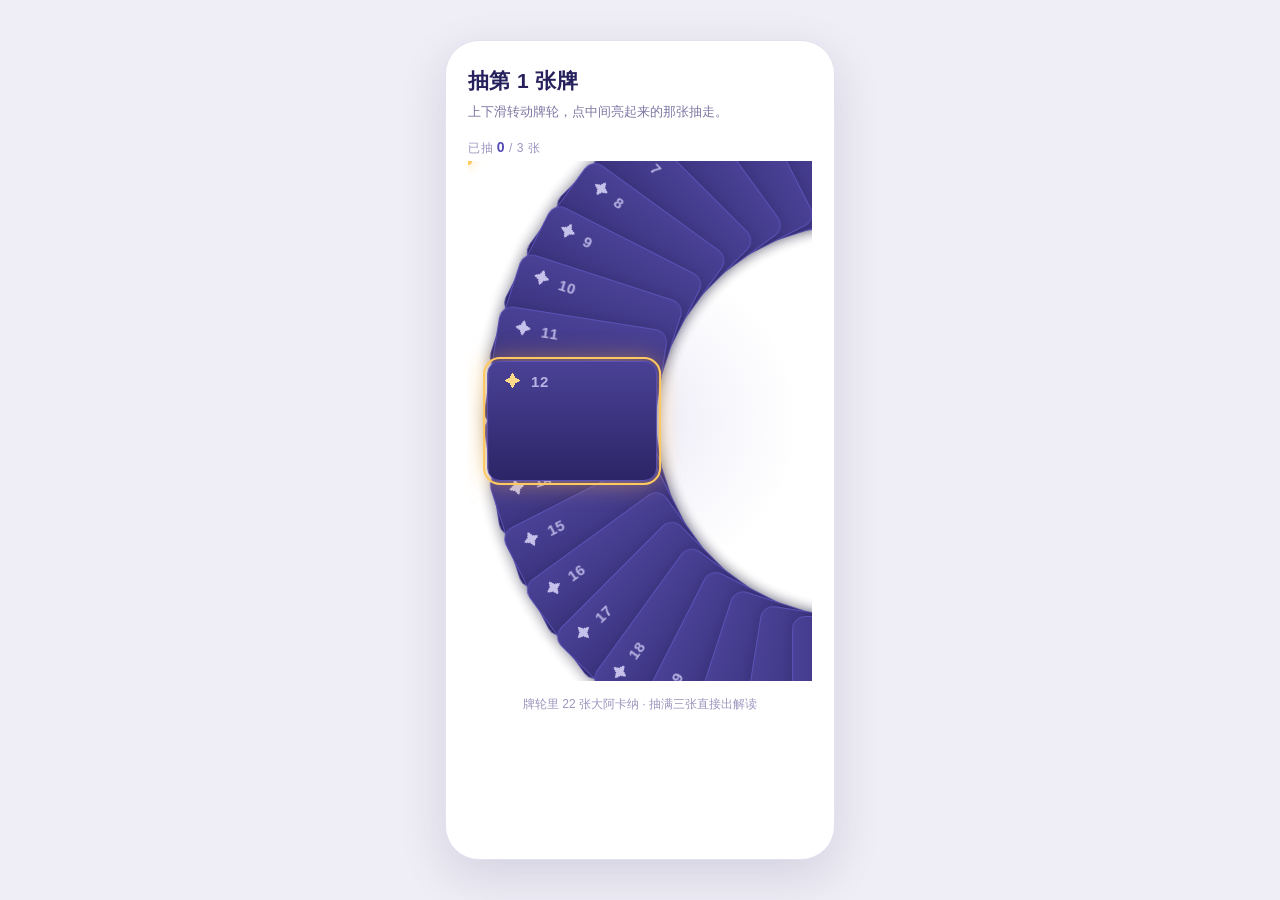
<file: my-contribution/tarot/tarot-子系统-独立demo.html>
<!DOCTYPE html>
<!-- 塔罗子系统 · 版本记录
     V1.0  2026-09-25  首次提交：竖弧牌轮抽牌页 + 折扇解读页；逆位概率 50%
     V1.1  2026-09-26  逆位概率由 50% 下调至 38%（产品调优：让逆位回到「少数派提醒」）；其余逻辑、界面、文案完全不变
     对应规格文档：docs/content/塔罗牌玩法规格-V1.md
-->
<html lang="zh-CN">
<head>
<meta charset="utf-8">
<meta name="viewport" content="width=device-width,initial-scale=1,maximum-scale=1,user-scalable=no">
<title>塔罗 · 独立子系统</title>
<style>
*{box-sizing:border-box;-webkit-tap-highlight-color:transparent}
html,body{margin:0;height:100%}
body{background:#EFEEF6;font-family:-apple-system,BlinkMacSystemFont,"PingFang SC","Microsoft YaHei",sans-serif;
  display:flex;align-items:center;justify-content:center;color:#26215C;overflow:hidden}
.frame{position:relative;width:390px;height:820px;background:#fff;border-radius:34px;
  border:1px solid #E3E1EF;box-shadow:0 16px 48px rgba(38,33,92,.14);overflow:hidden;
  flex:none;transform-origin:center center}
.screen{position:absolute;inset:0;display:none;flex-direction:column;overflow-y:auto;-webkit-overflow-scrolling:touch}
.screen.on{display:flex}
.screen.slide-r{animation:slideR .3s ease both}
.screen.slide-l{animation:slideL .3s ease both}
@keyframes slideR{from{opacity:.4;transform:translateX(34px)}to{opacity:1;transform:none}}
@keyframes slideL{from{opacity:.4;transform:translateX(-34px)}to{opacity:1;transform:none}}
.pad{padding:26px 22px 34px}

h1{font-size:21px;font-weight:600;margin:0;letter-spacing:.4px}
.sub{font-size:13px;color:#7C77A3;margin:7px 0 0;line-height:1.6}

/* ===== 抽牌页 ===== */
.prog{font-size:12px;color:#9A95BE;margin:16px 0 0;letter-spacing:.5px}
.prog b{color:#534AB7;font-size:14px}
.wheel{position:relative;height:520px;margin:4px 0 0;touch-action:none;overflow:hidden;cursor:grab}
.wheel::before{content:"";position:absolute;left:50%;top:50%;width:330px;height:330px;margin:-165px 0 0 -165px;
  border-radius:50%;background:radial-gradient(circle,rgba(83,74,183,.10),rgba(83,74,183,0) 68%);pointer-events:none}
.wheel.drag{cursor:grabbing}
.card{position:absolute;left:0;top:0;width:170px;height:120px;border-radius:13px;
  background:linear-gradient(180deg,#4A4196,#2C2566);border:1px solid #5B52B8;
  display:flex;flex-direction:row;align-items:flex-start;justify-content:flex-start;gap:10px;
  padding:12px 0 0 17px;will-change:transform;box-shadow:0 4px 14px rgba(20,17,48,.3)}
.card i{font-style:normal;font-size:16px;color:#C6C1EB;line-height:1}
.card b{font-size:15px;font-weight:700;color:#B9B3E4;letter-spacing:.5px;line-height:1}
.wheel.anim .card{transition:transform .38s cubic-bezier(.34,1.4,.5,1)}
.card.pick{outline:2.5px solid #FFC861;outline-offset:2px;box-shadow:0 0 26px rgba(255,180,60,.55);z-index:30}
.card.pick i{color:#FFD98A}
.card.taken{opacity:.1}
.mid{position:absolute;left:0;top:0;pointer-events:none;z-index:40}
.mid .dot{position:absolute;width:8px;height:8px;margin:-4px 0 0 -4px;border-radius:50%;background:#FFC861;
  box-shadow:0 0 12px rgba(255,200,97,.95)}
.hint{font-size:12px;color:#9A95BE;text-align:center;margin:14px 0 0;line-height:1.6}

/* ===== 解读页 ===== */
.slot{margin:18px 0 0;border:1px dashed #C9C6E2;background:#F7F6FC;border-radius:14px;padding:16px 14px;text-align:center}
.slot-t{font-size:13px;font-weight:600;color:#7C77A3}
.slot-d{font-size:12px;color:#A5A1C4;margin-top:5px}
.fan{position:relative;height:186px;margin:22px 0 0;touch-action:none}
.fcard{position:absolute;left:50%;top:12px;width:100px;height:156px;margin-left:-50px;border-radius:12px;
  background:linear-gradient(180deg,#4A4196,#2C2566);border:1px solid #5B52B8;
  display:flex;flex-direction:column;align-items:center;justify-content:center;gap:8px;
  box-shadow:0 8px 22px rgba(20,17,48,.3);transform-origin:50% 130%;
  transition:transform .34s cubic-bezier(.34,1.3,.5,1),opacity .3s;cursor:pointer}
.fcard .no{font-size:26px;font-weight:600;color:#FFD98A;letter-spacing:1px}
.fcard .nm{font-size:14px;color:#E7E4FA;letter-spacing:2px}
.fcard .rv{position:absolute;right:8px;top:8px;font-size:10px;color:#FFD98A;border:1px solid rgba(255,217,138,.6);
  border-radius:4px;padding:1px 4px;line-height:1.3}
.faninfo{text-align:center;margin:6px 0 0;min-height:52px}
.faninfo .pos{font-size:12px;color:#9A95BE;letter-spacing:.5px}
.faninfo .line{font-size:15px;font-weight:600;margin-top:5px}
.faninfo .kw{font-size:12px;color:#7C77A3;margin-top:6px}
.para{margin:18px 0 0;background:#F5F4FC;border-radius:14px;padding:18px 17px;font-size:14.5px;
  line-height:1.95;color:#332E63;letter-spacing:.2px}
.para .cap{display:block;font-size:12px;color:#9A95BE;margin-bottom:9px;letter-spacing:1px}
.again{display:block;width:100%;margin:22px 0 0;padding:14px;border-radius:14px;border:1px solid #CFCBEC;
  background:#fff;color:#534AB7;font-size:14px;font-weight:600;cursor:pointer;font-family:inherit}
.again:active{background:#F3F1FC}
</style>
</head>
<body>
<div class="frame">
  <div class="screen on pad" id="s-draw">
    <h1 id="dTitle">抽第 1 张牌</h1>
    <p class="sub">上下滑转动牌轮，点中间亮起来的那张抽走。</p>
    <div class="prog">已抽 <b id="dNum">0</b> / 3 张</div>
    <div class="wheel" id="wheel"><div class="mid" id="mid"><span class="dot"></span></div></div>
    <p class="hint">牌轮里 22 张大阿卡纳 · 抽满三张直接出解读</p>
  </div>

  <div class="screen pad" id="s-read">
    <h1>牌给你的话</h1>
    <p class="sub">三张牌，讲一个只属于今天的故事。</p>
    <div class="slot">
      <div class="slot-t">今日穿搭</div>
      <div class="slot-d">预留位 · 本期不做，先空着</div>
    </div>
    <div class="fan" id="fan"></div>
    <div class="faninfo" id="faninfo"></div>
    <div class="para" id="para"></div>
    <button class="again" id="again">再抽一次</button>
  </div>
</div>

<script>
/* ---------- 牌库 22 张大阿卡纳（与 tarot_牌库.json 一致） ---------- */
const DECK = [
 {no:"0",cn:"愚者",en:"The Fool",kw:["出发","自由","轻装上阵"],up:"你心里那点想出发的念头，这会儿特别活。",rev:"你今天更想把这点心思先收着，慢慢想清楚再动。"},
 {no:"I",cn:"魔术师",en:"The Magician",kw:["行动","表达","创造"],up:"你确实有把话讲清楚的底气。",rev:"其实你更想先在心里把话说完，再决定要不要开口。"},
 {no:"II",cn:"女祭司",en:"The High Priestess",kw:["直觉","安静","分寸"],up:"有些答案，你其实早就知道了。",rev:"你今天更想安静待着，把心事先留给自己。"},
 {no:"III",cn:"女皇",en:"The Empress",kw:["丰盛","照料","柔软"],up:"今天值得对自己好一点。",rev:"你更想先去照顾别人的感受，也别忘了留一点柔软给自己。"},
 {no:"IV",cn:"皇帝",en:"The Emperor",kw:["秩序","掌控","结构"],up:"你想掌控节奏，那就按自己的来。",rev:"其实你更想先稳住里面，再对外拿主意。"},
 {no:"V",cn:"教皇",en:"The Hierophant",kw:["传统","归属","稳妥"],up:"按熟悉的规矩走，稳一点没什么不好。",rev:"你现在更想在心里确认一遍，自己是不是真的认同。"},
 {no:"VI",cn:"恋人",en:"The Lovers",kw:["关系","选择","靠近"],up:"有想靠近的人，就别绕圈子了。",rev:"你更想先把这份心意在心里掂一掂。"},
 {no:"VII",cn:"战车",en:"The Chariot",kw:["前进","意志","速度"],up:"你很想往前冲，那就冲。",rev:"其实你更想先踩住刹车，看清方向再加速。"},
 {no:"VIII",cn:"力量",en:"Strength",kw:["温柔","底气","驯服"],up:"你其实很稳，接得住突然砸下来的事。",rev:"你今天更想先安顿好自己的心，再去安抚别人。"},
 {no:"IX",cn:"隐士",en:"The Hermit",kw:["独处","内省","简朴"],up:"不太想被打扰，独处就是最好的充电。",rev:"今天你更想把自己收小一点，安静地待一会儿。"},
 {no:"X",cn:"命运之轮",en:"Wheel of Fortune",kw:["转机","循环","时机"],up:"有件事要转弯了，你拦不住，也不用拦。",rev:"你更想先等等看，让变化自己找上门。"},
 {no:"XI",cn:"正义",en:"Justice",kw:["公平","平衡","清楚"],up:"该把话说清楚了，公道自在人心。",rev:"其实你更想先在心里把账算明白，再开口。"},
 {no:"XII",cn:"倒吊人",en:"The Hanged Man",kw:["停顿","换位","松弛"],up:"先停一停，换个角度看会更清楚。",rev:"你今天更想先不急着下决定，让事情再放一放。"},
 {no:"XIII",cn:"死神",en:"Death",kw:["结束","腾出","告别"],up:"有些东西该翻篇了，放手其实是腾出手。",rev:"你更想在心里先和它道个别，慢一点也没关系。"},
 {no:"XIV",cn:"节制",en:"Temperance",kw:["调和","平衡","缓慢"],up:"慢慢来，把节奏调成自己舒服的那种。",rev:"现在你更想先往心里找平衡，再对外使劲。"},
 {no:"XV",cn:"恶魔",en:"The Devil",kw:["欲望","坦白","挣脱"],up:"有点想放纵一下，承认它也没什么关系。",rev:"其实你更想在心里坦白，自己到底想要什么。"},
 {no:"XVI",cn:"塔",en:"The Tower",kw:["推翻","松动","重建"],up:"有东西松了，其实它本来就不太稳。",rev:"你更想先稳稳站住，再看清要重建什么。"},
 {no:"XVII",cn:"星星",en:"The Star",kw:["希望","疗愈","松弛"],up:"不必用力，光会自己照过来。",rev:"你今天更想在心里给自己留一盏小灯。"},
 {no:"XVIII",cn:"月亮",en:"The Moon",kw:["朦胧","直觉","慢慢来"],up:"看不清也没关系，慢慢走就对了。",rev:"你更想先相信自己的直觉，不急着找答案。"},
 {no:"XIX",cn:"太阳",en:"The Sun",kw:["明亮","坦荡","快乐"],up:"你本来就是亮的，不用藏。",rev:"其实你更想先自己高兴，不必等别人先看见。"},
 {no:"XX",cn:"审判",en:"Judgement",kw:["清醒","召唤","决定"],up:"有件事该想明白了，然后就做决定。",rev:"你更想先在心里听清自己的声音。"},
 {no:"XXI",cn:"世界",en:"The World",kw:["完成","圆满","抵达"],up:"你想说一句「我到了」，那就说吧。",rev:"你今天更想先在心里确认，这一步自己是不是真的走完了。"}
];
const SUMMARIES = [
 "所以今天，先对自己温柔一点，剩下的交给时间。",
 "所以今天，不用急着完美，走一步算一步就好。",
 "所以今天，允许自己慢一点，你已经在路上了。",
 "所以今天，先照顾好自己，别的都会跟上来。",
 "所以今天，信一点直觉，也信一点自己。",
 "所以今天，把心放宽些，会好的。",
 "所以今天，做完想做的，剩下的明天再说。",
 "所以今天，你说了算，这样就很好。"
];
const POS = ["现在的你","正在发生的变化","今天给你的提醒"];

/* ---------- 参数 ---------- */
const N = DECK.length;      // 22
const STEP = 9;             // 每个牌位 9°（牌大幅叠住，只露一小条）
const R = 280;              // 弧半径（越小越弯：这是整圆的一段）
const AMAX = 59;            // 设计的可见角半幅（±59°，约整圆的 1/3）
const K = 0.16;             // 拖动灵敏度（度/像素）

/* ---------- 状态 ---------- */
let order = [];             // 洗牌后的牌序
let picked = [];            // [{slot, card, rev}]
let wheelRot = 0;
let AX = 800;               // 弧心横坐标（在屏幕右外侧）
let AY = 260;               // 弧心纵坐标
let dragging = false, y0 = 0, r0 = 0, moved = 0;

const wheel = document.getElementById('wheel');
const mid = document.getElementById('mid');
const dTitle = document.getElementById('dTitle');
const dNum = document.getElementById('dNum');

function buzz(p){ if(navigator.vibrate) try{ navigator.vibrate(p); }catch(e){} }
function shuffle(a){ a=a.slice(); for(let i=a.length-1;i>0;i--){ const j=Math.floor(Math.random()*(i+1)); const t=a[i];a[i]=a[j];a[j]=t; } return a; }

/* ---------- 进入抽牌页 ---------- */
function initDraw(){
  order = shuffle(DECK.map((_,i)=>i));
  picked = [];
  wheelRot = -11*STEP;      // 让中间那张对准指针
  dTitle.textContent = '抽第 1 张牌';
  dNum.textContent = '0';
  wheel.innerHTML = '<div class="mid" id="mid"><span class="dot"></span></div>';
  order.forEach((ci,i)=>{
    const el = document.createElement('div');
    el.className = 'card';
    el.dataset.i = i;
    el.innerHTML = '<i>✦</i><b>'+(i+1)+'</b>';
    wheel.appendChild(el);
  });
  geom(); layout();
}

/* ---------- 计算弧心：让可见弧在容器里水平居中 ---------- */
function geom(){
  const W = wheel.clientWidth || 346;
  AY = (wheel.clientHeight || 520)/2;
  const bulge = R*(1-Math.cos(AMAX*Math.PI/180));   // 可见弧的水平深度
  AX = W/2 + R - bulge/2;
}
function AX_R(){ return AX - R; }

/* ---------- 布局 ---------- */
function angOf(i){ return (i*STEP + wheelRot) * Math.PI/180; }
function takenAt(i){ return picked.some(p=>p.slot===i); }
function candIdx(){
  let best=0,bestV=1e9;
  for(let i=0;i<N;i++){ const v=Math.abs(i*STEP+wheelRot); if(v<bestV){bestV=v;best=i;} }
  return best;
}
function layout(){
  const cards = wheel.querySelectorAll('.card');
  const c = candIdx();
  cards.forEach((el,i)=>{
    const a = angOf(i);
    const cx = AX - R*Math.cos(a);
    const cy = AY + R*Math.sin(a);
    const rot = -(i*STEP + wheelRot);
    el.style.transform = 'translate('+cx+'px,'+cy+'px) translate(-50%,-50%) rotate('+rot+'deg)';
    const off = Math.abs(cx) > 900 || Math.abs(cy) > 900;
    el.style.visibility = off ? 'hidden' : 'visible';
    el.classList.toggle('pick', i===c && !takenAt(i));
    el.classList.toggle('taken', takenAt(i));
  });
  const m = document.getElementById('mid');
  if(m){
    const cm = wheel.querySelectorAll('.card')[c];
    if(cm){ const t = cm.style.transform.match(/translate\(([-\d.]+)px,([-\d.]+)px\)/);
      if(t){ m.style.transform = 'translate('+t[1]+'px,'+t[2]+'px) translate(-50%,-50%)'; } }
  }
}

/* ---------- 抽牌 ---------- */
function pick(i){
  if(picked.length>=3 || takenAt(i)) return;
  const card = DECK[order[i]];
  const rev = Math.random() < 0.38;  // 逆位概率 38%（产品调优值：标准塔罗为 50%，下调让逆位成为「少数派提醒」）
  picked.push({slot:i, card, rev});
  buzz([12,42,18]);
  dNum.textContent = String(picked.length);
  if(picked.length<3){
    dTitle.textContent = '抽第 ' + (picked.length+1) + ' 张牌';
    snapFree();
  }else{
    dTitle.textContent = '三张抽好了';
    setTimeout(()=>go('s-read'), 420);
  }
}
function snapFree(){
  wheelRot = Math.round(wheelRot/STEP)*STEP;
  let c = candIdx();
  if(takenAt(c)){
    for(let k=1;k<=N;k++){
      const a = Math.round((wheelRot - k*STEP)/STEP)*STEP;
      const b = Math.round((wheelRot + k*STEP)/STEP)*STEP;
      if(!takenAt(idxAt(a))){ wheelRot = a; break; }
      if(!takenAt(idxAt(b))){ wheelRot = b; break; }
    }
  }
  wheel.classList.add('anim'); layout();
  setTimeout(()=>wheel.classList.remove('anim'), 400);
}
function idxAt(rot){
  let best=0,bestV=1e9;
  for(let i=0;i<N;i++){ const v=Math.abs(i*STEP+rot); if(v<bestV){bestV=v;best=i;} }
  return best;
}

/* ---------- 手势：上下滑转轮 ---------- */
wheel.addEventListener('pointerdown', e=>{
  if(picked.length>=3) return;
  dragging=true; y0=e.clientY; r0=wheelRot; moved=0;
  wheel.classList.add('drag'); wheel.classList.remove('anim');
  try{ wheel.setPointerCapture(e.pointerId); }catch(_){}
});
wheel.addEventListener('pointermove', e=>{
  if(!dragging) return;
  const dy = e.clientY - y0;
  moved = Math.max(moved, Math.abs(dy));
  wheelRot = r0 + dy*K;
  layout();
});
function endDrag(){
  if(!dragging) return;
  dragging=false; wheel.classList.remove('drag');
  snapFree();
  if(moved>4) buzz(6);
}
wheel.addEventListener('pointerup', endDrag);
wheel.addEventListener('pointercancel', endDrag);
wheel.addEventListener('click', ()=>{
  if(moved>8){ moved=0; return; }
  if(picked.length>=3) return;
  const c = candIdx();
  if(takenAt(c)) return;
  pick(c);
});

/* ---------- 切屏 ---------- */
function go(id){
  document.querySelectorAll('.screen').forEach(s=>s.classList.remove('on','slide-r','slide-l'));
  const el = document.getElementById(id);
  void el.offsetWidth;
  el.classList.add('on','slide-r');
  if(id==='s-read') renderRead();
  if(id==='s-draw') initDraw();
}

/* ---------- 解读页 ---------- */
let fanActive = 0;
function renderRead(){
  const fan = document.getElementById('fan');
  fan.innerHTML = '';
  fanActive = 1;                    // 默认把第二张推到前面，方便左右翻
  if(picked.length===2) fanActive = 0;
  picked.forEach((p,i)=>{
    const el = document.createElement('div');
    el.className = 'fcard';
    el.innerHTML = '<span class="no">'+p.card.no+'</span><span class="nm">'+p.card.cn+'</span>'+
                   (p.rev ? '<span class="rv">逆</span>' : '');
    el.addEventListener('click', ()=>{ fanActive=i; layoutFan(); });
    fan.appendChild(el);
  });
  layoutFan();

  /* 统一的一段话：三句按位置顺序直连 + 末尾一句今日总结 */
  const sentences = picked.map(p => p.rev ? p.card.rev : p.card.up);
  const sum = SUMMARIES[Math.floor(Math.random()*SUMMARIES.length)];
  const para = sentences.join('') + sum;
  document.getElementById('para').innerHTML = '<span class="cap">牌 给 你 的 话</span>' + para;
}

function layoutFan(){
  const cards = document.querySelectorAll('#fan .fcard');
  cards.forEach((el,i)=>{
    const d = i - fanActive;
    const rot = d*11, tx = d*30, ty = -Math.abs(d)*3, sc = 1-Math.abs(d)*0.05;
    el.style.transform = 'translateX('+tx+'px) rotate('+rot+'deg) translateY('+ty+'px) scale('+sc+')';
    el.style.zIndex = String(30 - Math.abs(d)*10);
    el.style.opacity = Math.abs(d)>1 ? '.55' : '1';
  });
  const p = picked[fanActive];
  if(!p) return;
  document.getElementById('faninfo').innerHTML =
    '<div class="pos">'+'①②③'[fanActive]+' '+POS[fanActive]+(p.rev?' · 逆位':' · 正位')+'</div>'+
    '<div class="line">'+p.card.cn+'</div>'+
    '<div class="kw">'+p.card.kw.join(' · ')+'</div>';
}

/* 解读页：左右滑翻牌 */
(function(){
  const fan = document.getElementById('fan');
  let sx=0, down=false;
  fan.addEventListener('pointerdown', e=>{ down=true; sx=e.clientX; });
  fan.addEventListener('pointerup', e=>{
    if(!down) return; down=false;
    const dx = e.clientX - sx;
    if(Math.abs(dx)<24) return;
    fanActive = (fanActive + (dx<0?1:-1) + picked.length) % picked.length;
    layoutFan(); buzz(8);
  });
})();

document.getElementById('again').addEventListener('click', ()=>go('s-draw'));
window.addEventListener('resize', ()=>{ fit(); if(document.getElementById('s-draw').classList.contains('on')){ geom(); layout(); } });

/* 自适应：窗口不够大时整体等比缩小，保证手机框完整可见 */
function fit(){
  const s = Math.min(1, (window.innerHeight-20)/820, (window.innerWidth-20)/390);
  document.querySelector('.frame').style.transform = 'scale('+s+')';
}

initDraw();
fit();
</script>
</body>
</html>
</file>
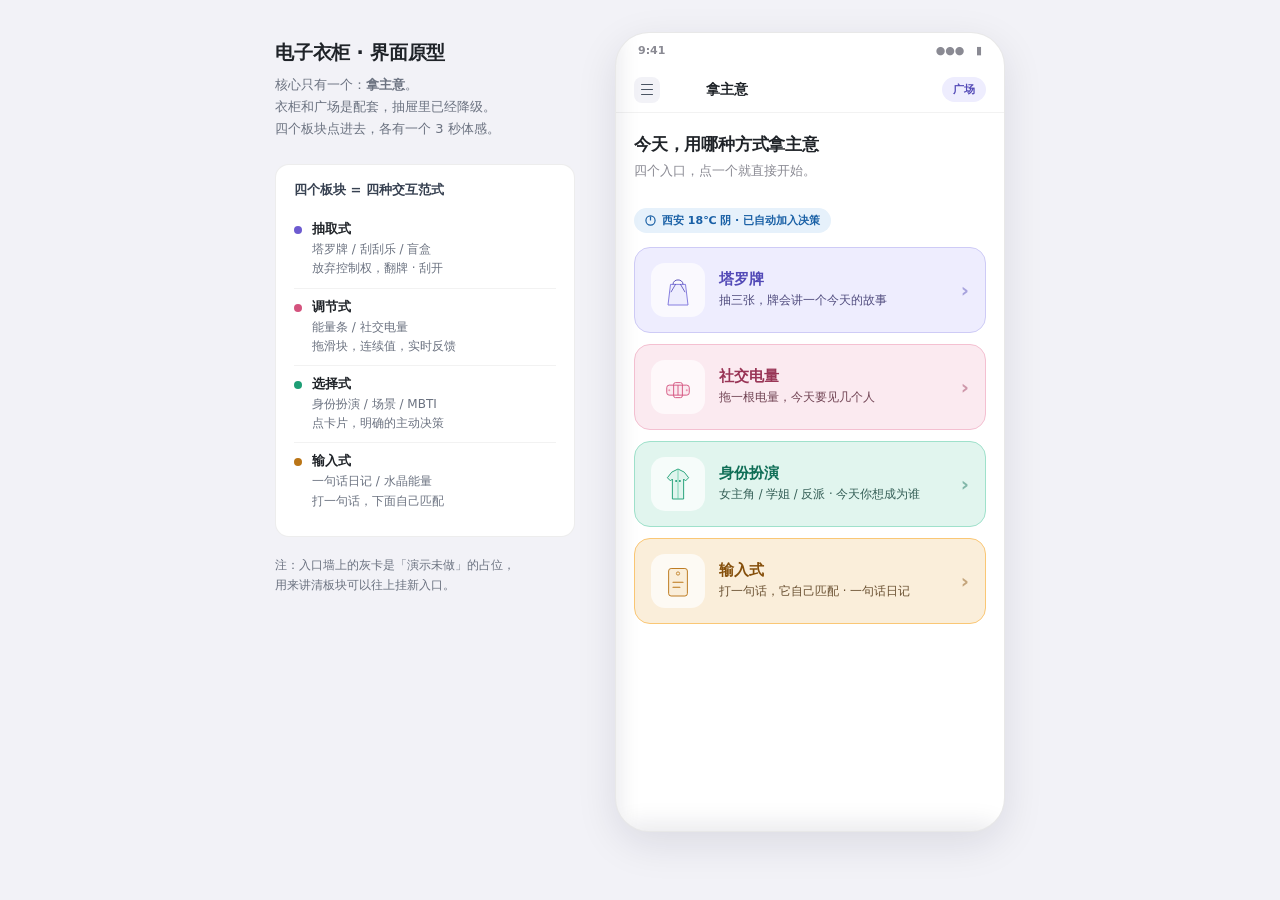
<file: my-contribution/ui/demo-界面原型.html>
<!DOCTYPE html>
<html lang="zh-CN">
<head>
<meta charset="utf-8">
<meta name="viewport" content="width=device-width, initial-scale=1">
<title>电子衣柜 · 界面原型 Demo</title>
<style>
*{box-sizing:border-box;margin:0;padding:0}
body{background:#F2F2F7;font-family:-apple-system,"Segoe UI","PingFang SC","Microsoft YaHei",system-ui,sans-serif;color:#1F2328;-webkit-font-smoothing:antialiased;padding:32px 20px 64px}
.page{max-width:1080px;margin:0 auto;display:flex;gap:40px;align-items:flex-start;justify-content:center;flex-wrap:wrap}
.title-block{flex:1 1 260px;min-width:240px;max-width:300px;padding-top:8px}
.title-block h1{font-size:19px;font-weight:600;margin-bottom:8px;letter-spacing:-.2px}
.title-block .sub{font-size:13px;color:#6B7280;line-height:1.7;margin-bottom:24px}
.legend{background:#fff;border:1px solid rgba(0,0,0,.07);border-radius:14px;padding:16px 18px}
.legend h2{font-size:13px;font-weight:600;margin-bottom:12px;color:#374151}
.legend-item{display:flex;gap:10px;padding:9px 0;border-top:1px solid rgba(0,0,0,.05)}
.legend-item:first-of-type{border-top:none}
.dot{width:8px;height:8px;border-radius:50%;flex:none;margin-top:6px}
.legend-item .k{font-size:13px;font-weight:600;margin-bottom:2px}
.legend-item .v{font-size:12px;color:#6B7280;line-height:1.6}
.phone{width:390px;height:800px;background:#fff;border-radius:34px;border:1px solid rgba(0,0,0,.09);box-shadow:0 12px 40px rgba(20,20,45,.10);position:relative;overflow:hidden;flex:none;display:flex;flex-direction:column}
.statusbar{height:34px;flex:none;display:flex;align-items:center;justify-content:space-between;padding:0 22px;font-size:11px;color:#8A8A93;font-weight:600}
.navbar{height:46px;flex:none;display:flex;align-items:center;gap:10px;padding:0 18px;border-bottom:1px solid rgba(0,0,0,.05)}
.navbar .back{width:26px;height:26px;border-radius:50%;background:#F2F2F7;display:flex;align-items:center;justify-content:center;font-size:14px;color:#6B7280;cursor:pointer;border:none;font-family:inherit;flex:none}
.navbar .back:hover{background:#E7E7ED}
.navbar .ttl{font-size:14px;font-weight:600}
.stage{flex:1;overflow-y:auto;overflow-x:hidden;padding:20px 18px 28px;position:relative}
.stage::-webkit-scrollbar{width:0}
.screen{display:none}
.screen.on{display:block}
.screen.on.slide-r{animation:slideR .28s cubic-bezier(.22,.61,.36,1)}
.screen.on.slide-l{animation:slideL .28s cubic-bezier(.22,.61,.36,1)}
@keyframes slideR{from{transform:translateX(32%);opacity:.2}to{transform:none;opacity:1}}
@keyframes slideL{from{transform:translateX(-32%);opacity:.2}to{transform:none;opacity:1}}
.h2{font-size:17px;font-weight:600;letter-spacing:-.2px}
.h2sub{font-size:12.5px;color:#8A8A93;margin-top:5px;line-height:1.6}
.btn{display:block;width:100%;padding:14px;border-radius:13px;border:none;background:#6D5BD0;color:#fff;font-size:14.5px;font-weight:600;font-family:inherit;cursor:pointer;margin-top:22px}
.btn:hover{background:#5D4BC0}
.btn.ghost{background:#F2F2F7;color:#4B5563}
.btn.ghost:hover{background:#E7E7ED}

/* wardrobe */
.wgrid{display:grid;grid-template-columns:repeat(3,1fr);gap:10px;margin-top:18px}
.witem{background:#FAFAFC;border:1px solid rgba(0,0,0,.05);border-radius:13px;padding:8px;text-align:center}
.witem .thumb{height:62px;border-radius:9px;display:flex;align-items:center;justify-content:center;margin-bottom:7px}
.witem .nm{font-size:10.5px;color:#4B5563;line-height:1.35}
.witem .ct{font-size:9.5px;color:#A1A1AA;margin-top:2px}
.count-pill{display:inline-block;background:#EEEDFE;color:#534AB7;font-size:11px;font-weight:600;padding:3px 10px;border-radius:20px;margin-top:10px}

/* ===== 衣柜式入口页（第一屏） ===== */
.wchip{display:inline-flex;align-items:center;gap:6px;background:#E6F1FB;color:#185FA5;font-size:11px;font-weight:600;padding:5px 11px;border-radius:20px;margin-top:13px}
.wbox{position:relative;overflow:hidden;background:#FAF9F6;border:1px solid rgba(0,0,0,.055);border-radius:16px;margin-top:14px;padding-bottom:13px}
.rail{position:absolute;top:38px;left:16px;right:16px;height:3px;background:#C9C7BE;border-radius:2px;z-index:0}
.rail:before,.rail:after{content:'';position:absolute;top:-7px;width:6px;height:17px;background:#BCBAB1;border-radius:2px}
.rail:before{left:-3px}
.rail:after{right:-3px}
.hstrip{display:flex;overflow-x:auto;scroll-snap-type:x mandatory;scrollbar-width:none;cursor:grab;user-select:none;-webkit-user-select:none;touch-action:pan-x pan-y}
.hstrip::-webkit-scrollbar{display:none}
.hstrip.grabbing{cursor:grabbing}
.hspacer{flex:0 0 calc(50% - 50px)}
.hslot{position:relative;z-index:1;flex:0 0 100px;height:132px;scroll-snap-align:center;cursor:pointer;opacity:.4;transform:scale(.84);transform-origin:50% 34%;transition:opacity .22s ease,transform .22s ease}
.hslot svg{display:block;width:100%;height:132px;-webkit-user-drag:none}
.hslot.focus{opacity:1;transform:scale(1)}
.hslot.focus.off{opacity:.62}
.hinfo{text-align:center;margin-top:16px;min-height:56px}
.hinfo .hn{font-size:15.5px;font-weight:600;letter-spacing:-.2px}
.hinfo .hd{font-size:11.5px;color:#8A8A93;margin-top:5px;line-height:1.6;padding:0 12px}
.hbadge{display:inline-block;font-size:10px;font-weight:700;padding:2.5px 9px;border-radius:20px;margin-top:8px;letter-spacing:.2px}
.hdots{display:flex;justify-content:center;gap:5px;margin-top:14px;height:6px}
.hdots i{width:5px;height:5px;border-radius:50%;background:#DCDCE3;display:block;transition:all .22s ease}
.hdots i.on{background:#6D5BD0;width:15px;border-radius:3px}
.navbtn{margin-left:auto;font-size:11px;font-weight:600;color:#534AB7;background:#EEEDFE;border:none;border-radius:20px;padding:5px 11px;cursor:pointer;font-family:inherit;visibility:hidden}

/* entries */
.grp{margin-top:22px}
.grp-h{font-size:11.5px;font-weight:700;color:#8A8A93;letter-spacing:.4px;margin-bottom:9px}
.grp-h span{font-weight:400;letter-spacing:0}
.egrid{display:grid;grid-template-columns:1fr 1fr;gap:9px}
.entry{border-radius:14px;padding:13px 12px;cursor:pointer;border:1px solid;text-align:left;font-family:inherit;position:relative;transition:transform .12s}
.entry:hover{transform:translateY(-1px)}
.entry:active{transform:none}
.entry .en{font-size:13.5px;font-weight:600;margin-bottom:3px}
.entry .ed{font-size:10.5px;line-height:1.45;opacity:.78}
.entry .tag{position:absolute;top:9px;right:10px;font-size:9px;font-weight:700;opacity:.5}
.entry.off{opacity:.42;cursor:not-allowed;filter:grayscale(.4)}
.entry.off:hover{transform:none}

/* energy */
.big-num{font-size:62px;font-weight:600;letter-spacing:-2px;text-align:center;margin:26px 0 2px;color:#6D5BD0}
.big-unit{font-size:16px;font-weight:500;color:#A1A1AA;margin-left:3px}
.state-txt{text-align:center;font-size:13.5px;color:#4B5563;line-height:1.6;min-height:44px;padding:0 10px}
.slabel{display:flex;justify-content:space-between;font-size:11px;color:#A1A1AA;margin-top:26px;margin-bottom:8px}
input[type=range]{-webkit-appearance:none;appearance:none;width:100%;height:34px;background:transparent;cursor:pointer}
input[type=range]::-webkit-slider-runnable-track{height:10px;border-radius:6px;background:linear-gradient(90deg,#6D5BD0 var(--pct,62%),#EDEDF2 var(--pct,62%))}
input[type=range]::-webkit-slider-thumb{-webkit-appearance:none;width:30px;height:30px;border-radius:50%;background:#fff;border:3px solid #6D5BD0;margin-top:-10px;box-shadow:0 1px 5px rgba(0,0,0,.16)}
input[type=range]::-moz-range-track{height:10px;border-radius:6px;background:linear-gradient(90deg,#6D5BD0 var(--pct,62%),#EDEDF2 var(--pct,62%))}
input[type=range]::-moz-range-thumb{width:26px;height:26px;border-radius:50%;background:#fff;border:3px solid #6D5BD0}

/* home —— 4 个入口直达（不再有抽取式/调节式这层壳） */
.eboard{display:flex;align-items:center;gap:14px;width:100%;padding:15px 16px;border-radius:16px;border:1.5px solid;margin-bottom:11px;cursor:pointer;font-family:inherit;text-align:left;transition:transform .14s ease,box-shadow .2s ease}
.eboard:active{transform:scale(.985)}
.eboard .ebi{width:54px;height:54px;border-radius:14px;flex:none;display:flex;align-items:center;justify-content:center;background:rgba(255,255,255,.7)}
.eboard .ebt{flex:1;min-width:0}
.eboard .ebn{display:block;font-size:15px;font-weight:700;margin-bottom:3px}
.eboard .ebd{display:block;font-size:11.5px;line-height:1.5;opacity:.78}
.eboard .ebgo{font-size:20px;opacity:.45;flex:none;font-weight:600}

/* 社交电量：颜色块随电量前后移动 */
.soc-wrap{margin-top:24px;padding:0 2px}
.soc-ends{display:flex;justify-content:space-between;font-size:11px;color:#A1A1AA;margin-bottom:9px}
.soc-bar{position:relative;height:24px;border-radius:12px;background:#EFECF4;touch-action:none;cursor:pointer}
.soc-fill{position:absolute;left:0;top:0;bottom:0;width:62%;border-radius:12px;background:#D98BB4;transition:width .1s linear,background .25s ease}
.soc-knob{position:absolute;top:50%;left:62%;width:28px;height:28px;border-radius:50%;background:#fff;border:3px solid #D4537E;transform:translate(-50%,-50%);box-shadow:0 1px 6px rgba(0,0,0,.18);transition:left .1s linear,border-color .25s ease;pointer-events:none}

/* identity */
.igrid{display:grid;grid-template-columns:1fr 1fr;gap:11px;margin-top:20px}
.ident{border-radius:16px;padding:18px 14px;text-align:left;cursor:pointer;border:1.5px solid rgba(0,0,0,.07);background:#FAFAFC;font-family:inherit;transition:all .15s}
.ident:hover{border-color:rgba(109,91,208,.4)}
.ident.sel{border-color:#6D5BD0;background:#F3F1FE}
.ident .ie{font-size:22px;margin-bottom:9px;display:block}
.ident .in{font-size:14px;font-weight:600;margin-bottom:5px}
.ident .id_{font-size:10.5px;color:#8A8A93;line-height:1.5}

/* tarot —— 单屏抽牌：圆形放射牌轮（参考 Quin 参考图）+ 独立解读屏 */
.r-prog{font-size:11.5px;color:#7F77DD;font-weight:600;text-align:center;margin:0 0 6px}
.r-prog b{color:#403890;font-size:14px}
.rzone{position:relative;height:364px;margin-top:4px;overflow:hidden;touch-action:none;cursor:grab;border-radius:22px;background:#141130}
.rzone.drag{cursor:grabbing}
.rcard{position:absolute;left:50%;top:50%;width:30px;height:156px;margin-left:-15px;margin-top:-156px;transform-origin:50% 100%;border-radius:8px 8px 5px 5px;background:linear-gradient(180deg,#4A4196,#332C78);border:1px solid #5B52B8;box-shadow:0 2px 9px rgba(0,0,0,.35);display:flex;flex-direction:column;align-items:center;justify-content:space-between;padding:6px 0 3px;will-change:transform}
.rcard i{color:#C6C1EB;font-size:12px;font-style:normal}
.rcard b{font-size:8px;color:#9189C6;font-weight:700;letter-spacing:.3px}
.rcard.pick{outline:2.5px solid #FFC861;outline-offset:1px;box-shadow:0 0 22px rgba(255,180,60,.6);z-index:20}
.rcard.taken{opacity:.12}
.r-hole{position:absolute;left:50%;top:50%;width:104px;height:104px;margin-left:-52px;margin-top:-52px;border-radius:50%;background:#141130;box-shadow:0 0 0 1px rgba(140,128,220,.2);z-index:10}
.r-idx{position:absolute;left:50%;top:6px;transform:translateX(-50%);z-index:30;display:flex;flex-direction:column;align-items:center;gap:3px;pointer-events:none}
.r-idx .dot{width:8px;height:8px;border-radius:50%;background:#FFC861;box-shadow:0 0 12px #FFC861}
.r-idx .lab{font-size:12px;font-weight:700;color:#FFC861;text-shadow:0 1px 4px rgba(0,0,0,.6)}
/* 解读屏 */
.t-read{background:#fff;border:1px solid rgba(0,0,0,.07);border-radius:15px;padding:13px;margin-bottom:10px;display:flex;gap:12px;opacity:0;transform:translateY(8px);transition:opacity .4s ease,transform .4s ease}
.t-read.on{opacity:1;transform:none}
.t-rface{width:56px;height:90px;border-radius:9px;background:linear-gradient(160deg,#4A4196,#332C78);border:1px solid #5B52B8;flex:none;display:flex;flex-direction:column;align-items:center;justify-content:center;color:#D7D3F2;box-shadow:0 4px 12px rgba(35,30,80,.25)}
.t-rface .rno{font-size:10px;letter-spacing:1px;color:#B9B4E0}
.t-rface .rnm{font-size:13px;font-weight:700;margin-top:3px;color:#EFEDFB}
.t-rbody{flex:1;min-width:0}
.t-rrole{font-size:10px;font-weight:700;color:#7F77DD;letter-spacing:.5px;margin-bottom:5px}
.t-rtext{font-size:13px;line-height:1.62;color:#26215C}
.t-fin{margin-top:2px;background:#FAEEDA;border-left:3px solid #BA7517;border-radius:0 12px 12px 0;padding:14px 15px;font-size:13px;line-height:1.72;color:#412402}
.t-fin .ft{font-size:10px;font-weight:700;color:#BA7517;letter-spacing:.6px;margin-bottom:6px}
.t-fin b{font-weight:700}

/* scratch */
.sc-wrap{position:relative;width:100%;height:150px;border-radius:14px;overflow:hidden;margin-top:20px;border:1px solid rgba(0,0,0,.07)}
.sc-under{position:absolute;inset:0;background:#FAFAFC;display:flex;align-items:center;justify-content:center;gap:14px}
.sc-under .pw{width:52px;height:72px;border-radius:9px}
.sc-canvas{position:absolute;inset:0;cursor:crosshair;touch-action:none}
.sc-hint{text-align:center;font-size:11.5px;color:#A1A1AA;margin-top:10px}

/* result */
.cons{background:#F3F1FE;border-radius:12px;padding:11px 14px;font-size:11.5px;color:#534AB7;line-height:1.6;margin-bottom:18px}
.cons b{font-weight:600}
.outfit{display:grid;grid-template-columns:1fr 1fr;gap:10px}
.oitem{border-radius:14px;padding:12px;position:relative;overflow:hidden;text-align:center}
.oitem .oit{height:64px;display:flex;align-items:center;justify-content:center;margin-bottom:8px}
.oitem .onm{font-size:11px;color:#fff;font-weight:600;line-height:1.4;text-shadow:0 1px 2px rgba(0,0,0,.18)}
.oitem .oslot{position:absolute;top:8px;left:9px;font-size:8.5px;color:rgba(255,255,255,.85);font-weight:700;letter-spacing:.5px}
.rvcard{margin-top:18px;background:#FBEAF0;border-radius:14px;padding:16px;border:1px solid rgba(212,83,126,.18)}
.rvcard .rq{font-size:10.5px;font-weight:700;color:#993556;letter-spacing:.5px;margin-bottom:8px}
.rvcard .rt{font-size:14px;line-height:1.75;color:#4B1528}
.row2{display:flex;gap:10px}
.row2 .btn{flex:1}

/* ===== 抽屉导航 ===== */
.hamb{width:26px;height:26px;flex:none;border:none;border-radius:8px;background:#F2F2F7;display:flex;flex-direction:column;align-items:center;justify-content:center;gap:3.5px;cursor:pointer;padding:0}
.hamb i{display:block;width:12px;height:1.6px;background:#4B5563;border-radius:1px}
.hamb:hover{background:#E7E7ED}
.mask{position:absolute;inset:0;background:rgba(20,20,35,.32);opacity:0;pointer-events:none;transition:opacity .24s ease;z-index:40}
.mask.on{opacity:1;pointer-events:auto}
.drawer{position:absolute;top:0;left:0;bottom:0;width:232px;background:#fff;z-index:41;transform:translateX(-100%);transition:transform .28s cubic-bezier(.3,.8,.3,1);display:flex;flex-direction:column;box-shadow:2px 0 22px rgba(20,20,45,.10)}
.drawer.on{transform:none}
.dhd{padding:46px 18px 15px;border-bottom:1px solid rgba(0,0,0,.05)}
.dhd .dh1{font-size:16px;font-weight:600;letter-spacing:-.2px}
.dhd .dh2{font-size:11px;color:#A1A1AA;margin-top:4px}
.dnav{padding:10px 10px 0}
.ditem{display:flex;align-items:center;gap:10px;width:100%;text-align:left;border:none;background:transparent;font-family:inherit;padding:11px 11px;border-radius:12px;cursor:pointer;margin-bottom:2px;transition:background .15s}
.ditem:hover{background:#F7F7FA}
.ditem.on{background:#EEEDFE}
.ditem .dic{width:26px;height:26px;border-radius:8px;flex:none;display:flex;align-items:center;justify-content:center;background:#F2F2F7}
.ditem.on .dic{background:#fff}
.ditem .dtx{font-size:13.5px;font-weight:500;color:#2C2C2A;line-height:1.25}
.ditem.on .dtx{color:#26215C;font-weight:600}
.ditem .dds{display:block;font-size:10px;color:#A1A1AA;font-weight:400;margin-top:2px}
.ditem .dtag{margin-left:auto;font-size:9px;font-weight:700;padding:2px 7px;border-radius:20px;background:#FAEEDA;color:#854F0B}
.dft{margin-top:auto;padding:14px 18px 0;font-size:10px;color:#C4C4CC;line-height:1.65;border-top:1px solid rgba(0,0,0,.05)}

/* ===== 板块页（二级） ===== */
.btop{border-radius:16px;padding:15px 16px;border:1px solid;margin-top:16px}
.btop .btt{font-size:15.5px;font-weight:600;letter-spacing:-.2px}
.btop .bts{font-size:11.5px;line-height:1.6;margin-top:5px;opacity:.78}
.bhow{display:inline-block;margin-top:11px;font-size:10px;font-weight:700;letter-spacing:.3px;padding:3px 9px;border-radius:20px;background:rgba(255,255,255,.72)}

/* ===== 输入式：命令栏 ===== */
.omb{display:flex;align-items:center;gap:9px;background:#FAFAFC;border:1.5px solid #BA7517;border-radius:24px;padding:11px 15px;margin-top:14px}
.omb .lico{width:11px;height:11px;border:1.6px solid #BA7517;border-radius:50%;flex:none;position:relative}
.omb .lico:after{content:'';position:absolute;left:8px;top:8px;width:5px;height:1.6px;background:#BA7517;border-radius:1px;transform:rotate(45deg)}
.omb input{flex:1;min-width:0;border:none;background:transparent;outline:none;font-family:inherit;font-size:13.5px;color:#2C2C2A;padding:0}
.omb input::placeholder{color:#C4C4CC}
.sug{display:flex;flex-wrap:wrap;gap:7px;margin-top:12px}
.sug b{font-size:11.5px;font-weight:500;padding:5px 11px;border-radius:20px;background:#FAEEDA;color:#854F0B;cursor:pointer}
.sug b:hover{background:#FAC775}
.mblock{margin-top:20px}
.mlab{font-size:10px;font-weight:700;color:#A1A1AA;letter-spacing:.4px;margin-bottom:9px}
.mchips{display:flex;flex-wrap:wrap;gap:7px}
.mchip{font-size:11.5px;padding:5px 11px;border-radius:20px;font-weight:600}
.mres{border:1px solid rgba(0,0,0,.07);border-radius:13px;padding:12px 13px;margin-bottom:9px;background:#fff;cursor:pointer;transition:transform .12s}
.mres:hover{transform:translateY(-1px)}
.mres .mrt{font-size:12.5px;font-weight:600}
.mres .mrs{font-size:10.5px;color:#8A8A93;margin-top:4px;line-height:1.55}
.mres.hl{border-color:#BA7517;background:#FEFAF2}
.mempty{text-align:center;font-size:11.5px;color:#C4C4CC;padding:24px 0;line-height:1.7}

/* ===== 广场 ===== */
.seg{display:flex;gap:5px;background:#F2F2F7;border-radius:11px;padding:3px;margin-bottom:16px}
.seg button{flex:1;border:none;background:transparent;font-family:inherit;font-size:12px;font-weight:600;color:#8A8A93;padding:8px 0;border-radius:9px;cursor:pointer}
.seg button.on{background:#fff;color:#2C2C2A}
.pcard{border:1px solid rgba(0,0,0,.07);border-radius:16px;padding:14px;margin-bottom:12px;background:#fff}
.phead{display:flex;align-items:center;gap:9px;margin-bottom:11px}
.pav{width:32px;height:32px;border-radius:50%;flex:none;display:flex;align-items:center;justify-content:center;font-size:11px;font-weight:700;color:#fff}
.pnm{font-size:12.5px;font-weight:600}
.ptm{font-size:10px;color:#A1A1AA;margin-top:1px}
.pbadge{margin-left:auto;font-size:9.5px;font-weight:700;padding:3px 9px;border-radius:20px}
.pshot{display:flex;gap:7px;margin-bottom:11px}
.pshot .pimg{flex:1;height:54px;border-radius:10px}
.pcap{font-size:12.5px;line-height:1.65;color:#3F3F46}
.pmeta{display:flex;align-items:center;gap:15px;margin-top:11px;font-size:11px;color:#8A8A93}
.pmeta b{font-weight:500;cursor:pointer}
.pmeta b:hover{color:#6D5BD0}

/* ===== 抽屉分级：拿主意是正门，另两项从属 ===== */
.ditem.hero{padding:16px 13px;border-radius:14px;background:#EEEDFE}
.ditem.hero .dic{width:34px;height:34px;border-radius:10px;background:#fff}
.ditem.hero .dtx{font-size:16px;font-weight:600;color:#26215C}
.ditem.hero .dds{font-size:10.5px;color:#534AB7;margin-top:3px}
.ditem.hero:not(.on){background:#F4F3FE}
.dsep{height:1px;background:rgba(0,0,0,.06);margin:12px 4px 10px}
.dlab{font-size:9.5px;font-weight:700;color:#B4B2A9;letter-spacing:.6px;padding:0 13px 6px}
.ditem.sub .dtx{font-size:12.5px;font-weight:500;color:#8A8A93}
.ditem.sub .dic{width:22px;height:22px;border-radius:7px;background:transparent}
.ditem.sub{padding:9px 13px}
.ditem.sub.on{background:#F7F7FA}
.ditem.sub.on .dtx{color:#2C2C2A;font-weight:600}

/* ===== 天气条 / 城市弹层 ===== */
.wchip{border:none;font-family:inherit;cursor:pointer;transition:background .15s}
.wchip:hover{background:#D6E8FA}
.wnote{font-size:10.5px;color:#8A8A93;margin-top:8px;line-height:1.5}
.sheet{position:absolute;left:0;right:0;bottom:0;background:#fff;z-index:41;border-radius:20px 20px 0 0;padding:10px 18px 22px;transform:translateY(100%);transition:transform .28s cubic-bezier(.3,.8,.3,1);box-shadow:0 -6px 26px rgba(20,20,45,.10)}
.sheet.on{transform:none}
.sheet .sbar{width:34px;height:4px;border-radius:3px;background:#E4E4E9;margin:0 auto 14px}
.sheet .stt{font-size:15px;font-weight:600;letter-spacing:-.2px}
.sheet .ssb{font-size:11px;color:#A1A1AA;margin-top:4px;margin-bottom:13px}
.sgeo{display:flex;align-items:center;gap:9px;border:1.5px solid #6D5BD0;border-radius:12px;padding:11px 13px;cursor:pointer;margin-bottom:14px;background:#F7F5FF}
.sgeo .sic{width:11px;height:11px;border:1.6px solid #6D5BD0;border-radius:50%;flex:none}
.sgeo .stx{font-size:13px;font-weight:600;color:#534AB7}
.sgeo .sds{font-size:10px;color:#8A8A93;font-weight:400;margin-top:1px}
.cgrid{display:grid;grid-template-columns:repeat(3,1fr);gap:8px}
.cbtn{border:1.5px solid rgba(0,0,0,.07);background:#FAFAFC;border-radius:12px;padding:11px 6px;font-family:inherit;cursor:pointer;transition:all .15s;text-align:center}
.cbtn:hover{border-color:rgba(109,91,208,.4)}
.cbtn.sel{border-color:#6D5BD0;background:#F3F1FE}
.cbtn .cnm{font-size:12.5px;font-weight:600;color:#2C2C2A}
.cbtn .cwt{font-size:10px;color:#8A8A93;margin-top:2px}
.cbtn .clv{font-size:9.5px;font-weight:700;color:#534AB7;margin-top:5px}

/* ===== 板块 3 秒体感 ===== */
.bd{border-radius:14px;border:1px solid;padding:16px 14px 14px;margin-top:14px;text-align:center}
.bdtip{font-size:10.5px;margin-top:10px;opacity:.85;line-height:1.5}
.bdnum{font-size:26px;font-weight:600;letter-spacing:-.5px;color:#993556;line-height:1.1}
.bdnum i{font-size:12px;font-weight:500;font-style:normal;color:#D4537E;margin-left:2px}
.bd input[type=range]{margin-top:2px;height:28px}
.flipwrap{width:62px;height:86px;margin:2px auto 0;perspective:520px;cursor:pointer}
.flipcard{position:relative;width:100%;height:100%;transform-style:preserve-3d;transition:transform .5s cubic-bezier(.4,.2,.2,1)}
.flipwrap.on .flipcard{transform:rotateY(180deg)}
.flipcard span{position:absolute;inset:0;border-radius:9px;backface-visibility:hidden;display:flex;align-items:center;justify-content:center;font-size:13px;font-weight:600}
.flipcard .f1{background:#534AB7;color:#CECBF6}
.flipcard .f2{background:#fff;border:1px solid #7F77DD;color:#26215C;transform:rotateY(180deg)}
.bdchips{display:flex;gap:7px}
.bdchip{flex:1;border:1.5px solid rgba(0,0,0,.08);background:#fff;border-radius:10px;padding:12px 4px;font-family:inherit;font-size:11.5px;font-weight:600;color:#4B5563;cursor:pointer;transition:all .15s}
.bdchip.sel{border-color:#1D9E75;background:#E1F5EE;color:#04342C}
.bdtype{display:inline-flex;align-items:center;gap:3px;background:#fff;border:1px solid #BA7517;border-radius:18px;padding:9px 14px;min-width:186px;justify-content:flex-start;text-align:left}
.bdtype span{font-size:12.5px;color:#412402;min-height:17px}
.bdcaret{width:1.5px;height:14px;background:#BA7517;display:inline-block;flex:none;animation:blink 1s steps(1) infinite}
@keyframes blink{50%{opacity:0}}

/* ===== 入口卡牌流 ===== */
.crail{display:flex;gap:10px;overflow-x:auto;scroll-snap-type:x proximity;scrollbar-width:none;padding:2px 18px 8px;margin:12px -18px 0}
.crail::-webkit-scrollbar{display:none}
.ccard{flex:0 0 150px;scroll-snap-align:start;border-radius:14px;padding:13px;border:1px solid;text-align:left;font-family:inherit;cursor:pointer;position:relative;transition:transform .12s}
.ccard:hover{transform:translateY(-1px)}
.ccard .cn{font-size:13.5px;font-weight:600;margin-bottom:4px}
.ccard .cd{font-size:10.5px;line-height:1.45;opacity:.78}
.ccard .ct2{position:absolute;top:10px;right:11px;font-size:9px;font-weight:700;opacity:.5}
.ccard.off{opacity:.42;filter:grayscale(.4);cursor:not-allowed}
.ccard.off:hover{transform:none}
</style>
</head>
<body>
<div class="page">

  <div class="title-block">
    <h1>电子衣柜 · 界面原型</h1>
    <div class="sub">核心只有一个：<b>拿主意</b>。<br>衣柜和广场是配套，抽屉里已经降级。<br>四个板块点进去，各有一个 3 秒体感。</div>
    <div class="legend">
      <h2>四个板块 = 四种交互范式</h2>
      <div class="legend-item"><span class="dot" style="background:#6D5BD0"></span><div><div class="k">抽取式</div><div class="v">塔罗牌 / 刮刮乐 / 盲盒<br>放弃控制权，翻牌 · 刮开</div></div></div>
      <div class="legend-item"><span class="dot" style="background:#D4537E"></span><div><div class="k">调节式</div><div class="v">能量条 / 社交电量<br>拖滑块，连续值，实时反馈</div></div></div>
      <div class="legend-item"><span class="dot" style="background:#1D9E75"></span><div><div class="k">选择式</div><div class="v">身份扮演 / 场景 / MBTI<br>点卡片，明确的主动决策</div></div></div>
      <div class="legend-item"><span class="dot" style="background:#BA7517"></span><div><div class="k">输入式</div><div class="v">一句话日记 / 水晶能量<br>打一句话，下面自己匹配</div></div></div>
    </div>
    <div class="sub" style="margin-top:18px;font-size:12px">注：入口墙上的灰卡是「演示未做」的占位，<br>用来讲清板块可以往上挂新入口。</div>
  </div>

  <div class="phone">
    <div class="statusbar"><span>9:41</span><span>●●● &nbsp; ▮</span></div>
    <div class="navbar">
      <button class="hamb" id="hambBtn" onclick="openDrawer()" aria-label="打开菜单"><i></i><i></i><i></i></button>
      <button class="back" id="backBtn" onclick="back()" style="visibility:hidden">‹</button>
      <span class="ttl" id="navTitle">拿主意</span>
      <button class="navbtn" id="navRight" onclick="go('plaza')">广场</button>
    </div>
    <div class="stage" id="stage">
      <div class="screen on" id="s-home"></div>
      <div class="screen" id="s-closet"></div>
      <div class="screen" id="s-entries"></div>
      <div class="screen" id="s-ext"></div>
      <div class="screen" id="s-input"></div>
      <div class="screen" id="s-plaza"></div>
      <div class="screen" id="s-energy"></div>
      <div class="screen" id="s-identity"></div>
      <div class="screen" id="s-tarot"></div>
      <div class="screen" id="s-tread"></div>
      <div class="screen" id="s-scratch"></div>
      <div class="screen" id="s-result"></div>
    </div>
    <div class="mask" id="dMask" onclick="closeDrawer()"></div>
    <aside class="drawer" id="drawer" aria-label="主菜单">
      <div class="dhd">
        <div class="dh1">电子衣柜</div>
        <div class="dh2">今天穿什么，你拿主意</div>
      </div>
      <div class="dnav">
        <button class="ditem hero on" id="di-home" onclick="navTo('home')">
          <span class="dic"><svg width="16" height="16" viewBox="0 0 16 16" fill="none" stroke="#534AB7" stroke-width="1.3"><rect x="2.4" y="2.4" width="11.2" height="11.2" rx="2.6"/><circle cx="5.9" cy="5.9" r="1" fill="#534AB7" stroke="none"/><circle cx="8" cy="8" r="1" fill="#534AB7" stroke="none"/><circle cx="10.1" cy="10.1" r="1" fill="#534AB7" stroke="none"/></svg></span>
          <span class="dtx">拿主意<span class="dds">抽 · 拖 · 点 · 说，选一种定今天</span></span>
        </button>
        <div class="dsep"></div>
        <div class="dlab">配套</div>
        <button class="ditem sub" id="di-closet" onclick="navTo('closet')">
          <span class="dic"><svg width="12" height="12" viewBox="0 0 16 16" fill="none" stroke="#888780" stroke-width="1.4" stroke-linecap="round" stroke-linejoin="round"><path d="M8 5.4V4.1a1.6 1.6 0 1 1 2.2 1.5"/><path d="M8 5.4 2.6 9.1c-.6.4-.3 1.2.4 1.2h10c.7 0 1-.8.4-1.2L8 5.4Z"/></svg></span>
          <span class="dtx">我的衣柜<span class="dds">放单品的地方</span></span>
        </button>
        <button class="ditem sub" id="di-plaza" onclick="navTo('plaza')">
          <span class="dic"><svg width="12" height="12" viewBox="0 0 16 16" fill="none" stroke="#888780" stroke-width="1.4" stroke-linecap="round"><circle cx="5.6" cy="6" r="2"/><circle cx="11.6" cy="6.6" r="1.6"/><path d="M2.2 12.8c.5-1.9 1.9-2.9 3.4-2.9M9 12.8c.4-1.5 1.4-2.5 2.8-2.5"/></svg></span>
          <span class="dtx">广场<span class="dds">看别人怎么决定</span></span>
        </button>
      </div>
      <div class="dft">我们不做推荐。<br>我们只帮你把今天定下来。</div>
    </aside>
    <div class="mask" id="cMask" onclick="closeCity()"></div>
    <div class="sheet" id="citySheet">
      <div class="sbar"></div>
      <div class="stt">天气跟着你在哪</div>
      <div class="ssb">它只决定一件事：今天穿多厚。</div>
      <div class="sgeo" onclick="pickGeo()">
        <span class="sic"></span>
        <span><span class="stx">用当前位置</span><br><span class="sds">推荐 · 自动读取，不用管它</span></span>
      </div>
      <div class="cgrid" id="cGrid"></div>
    </div>
  </div>

</div>

<script>
/* ============ 数据 ============ */
const WARDROBE = [
  {id:1,  name:'奶油白针织开衫', cat:'上装',   color:'#F1E9DA', text:'#6B6252', style:'甜美'},
  {id:2,  name:'浅蓝衬衫',       cat:'上装',   color:'#C3D7E8', text:'#3D5A73', style:'简约'},
  {id:3,  name:'纯黑高领打底',   cat:'上装',   color:'#3A3A3E', text:'#E8E8EC', style:'简约'},
  {id:4,  name:'牛仔阔腿裤',     cat:'下装',   color:'#6E8CA8', text:'#EEF2F6', style:'运动'},
  {id:5,  name:'米白百褶裙',     cat:'下装',   color:'#EDE6D8', text:'#6B6252', style:'甜美'},
  {id:6,  name:'燕麦色西装外套', cat:'外套',   color:'#D6CAB4', text:'#5E5544', style:'通勤'},
  {id:7,  name:'雾紫针织连衣裙', cat:'连衣裙', color:'#C6BADC', text:'#4B4166', style:'文艺'},
  {id:8,  name:'白色小白鞋',     cat:'鞋',     color:'#EFEFEC', text:'#7A7A75', style:'运动'},
  {id:9,  name:'焦糖色乐福鞋',   cat:'鞋',     color:'#A9743F', text:'#FBEEE0', style:'复古'},
  {id:10, name:'银灰细项链',     cat:'配饰',   color:'#C8C8CE', text:'#5C5C63', style:'简约'}
];

/* 大阿尔卡纳 22 张。三张牌各扮演一个角色，所以每张牌有三种读法：
   state = 作为「今天的状态」时读 · block = 作为「你卡在哪」时读 · wear = 作为「今天怎么穿」时读。
   全部正导向：不给坏结果，只给「今天该有的态度」。
   逆位槽位（待补）：每张牌可加 rev:{state:'',block:'',wear:'',colors:[],tip:''}，
   框架是「正位=能量向外 / 逆位=能量向内」，同样全部正导向。当前 demo 只跑正位。 */
const TAROT = [
  {no:'0',   cn:'愚者',   kw:'出发 · 轻盈 · 不怕', vibe:'运动', colors:['奶油白','浅蓝'], tip:'一双好走的鞋',     avoid:['炭灰'],
   state:'想出发，但还没想好去哪',   block:'你怕开始得不够漂亮',       wear:'穿一身随时能出门的'},
  {no:'I',   cn:'魔术师', kw:'行动 · 表达 · 创造', vibe:'通勤', colors:['纯黑','象牙白'], tip:'一块利落的手表',   avoid:['藕粉'],
   state:'今天状态很活，想说点什么', block:'你想得太多，缺的是动手',   wear:'穿一件有存在感的上衣'},
  {no:'II',  cn:'女祭司', kw:'直觉 · 安静 · 分寸', vibe:'简约', colors:['藏蓝','象牙白'], tip:'一枚细银饰',       avoid:['亮黄'],
   state:'想安静待着，不想解释',     block:'其实你早就知道答案了',     wear:'穿得素一点，越简单越好'},
  {no:'III', cn:'皇后',   kw:'丰盛 · 照料 · 柔软', vibe:'甜美', colors:['藕粉','奶油白'], tip:'一条柔软的围巾',   avoid:['纯黑'],
   state:'今天想被好好对待',         block:'你对自己太苛刻了',         wear:'穿那件最软的，允许自己舒服'},
  {no:'IV',  cn:'皇帝',   kw:'秩序 · 掌控 · 结构', vibe:'通勤', colors:['炭灰','米白'], tip:'一件有肩线的外套', avoid:['玫粉'],
   state:'今天想掌控，不想被推着走', block:'你在硬撑，其实可以不撑',   wear:'穿有廓形的那件，站得住'},
  {no:'V',   cn:'教皇',   kw:'传统 · 归属 · 稳妥', vibe:'复古', colors:['焦糖','燕麦'], tip:'一件有年份的旧物',   avoid:['亮黄'],
   state:'想按熟悉的规矩来',         block:'你怕别人觉得你不对',       wear:'穿那套你穿了很多次的'},
  {no:'VI',  cn:'恋人',   kw:'关系 · 选择 · 靠近', vibe:'甜美', colors:['玫粉','奶油白'], tip:'一枚小吊坠',       avoid:['炭灰'],
   state:'今天有想见的人',           block:'你在犹豫要不要先开口',     wear:'穿你被夸过最多的那件'},
  {no:'VII', cn:'战车',   kw:'前进 · 意志 · 速度', vibe:'运动', colors:['牛仔蓝','纯白'], tip:'一双能跑起来的鞋', avoid:['藕粉'],
   state:'今天很想往前冲',           block:'你急着赶路，忘了看方向',   wear:'穿利落的，别拖泥带水'},
  {no:'VIII',cn:'力量',   kw:'温柔 · 底气 · 驯服', vibe:'慵懒', colors:['燕麦','米白'], tip:'一件质感好的针织', avoid:['正红'],
   state:'今天很稳，能接住事',       block:'你把温柔当成了软弱',       wear:'穿得柔软，但有骨架'},
  {no:'IX',  cn:'隐士',   kw:'独处 · 内省 · 简朴', vibe:'简约', colors:['炭灰','燕麦'], tip:'一顶低调的帽子',   avoid:['正红'],
   state:'今天不想被打扰',           block:'你把自己关得太紧了',       wear:'素一点、安静一点，很好'},
  {no:'X',   cn:'命运之轮',kw:'转机 · 循环 · 时机', vibe:'复古', colors:['酒红','焦糖'], tip:'一件来历特别的首饰',avoid:['银灰'],
   state:'今天有件事要转弯了',       block:'你还在等一个明确的信号',   wear:'穿你平时不敢试的颜色'},
  {no:'XI',  cn:'正义',   kw:'公平 · 权衡 · 清楚', vibe:'简约', colors:['纯白','藏蓝'], tip:'一条直线条的项链', avoid:['玫粉'],
   state:'今天想把事情说清楚',       block:'你在权衡，却迟迟不落笔',   wear:'穿得干净，边界清楚'},
  {no:'XII', cn:'倒吊人', kw:'停顿 · 换位 · 松弛', vibe:'文艺', colors:['雾紫','米白'], tip:'一件宽松的衬衫',   avoid:['正红'],
   state:'今天想换个角度看事情',     block:'有些事不值得继续等',       wear:'穿反常规一点的搭法'},
  {no:'XIII',cn:'死神',   kw:'结束 · 腾出 · 告别', vibe:'简约', colors:['炭灰','米白'], tip:'很久没戴的那条围巾',avoid:['纯黑'],
   state:'有件事该结束了',           block:'你怕结束，所以还在拖',     wear:'放手不是失去，是腾出手'},
  {no:'XIV', cn:'节制',   kw:'调和 · 平衡 · 缓慢', vibe:'文艺', colors:['浅蓝','米白'], tip:'两件叠穿，刚好',   avoid:['亮黄'],
   state:'今天想慢慢来，不着急',     block:'你想一口气做完所有事',     wear:'穿得刚好，不多不少'},
  {no:'XV',  cn:'恶魔',   kw:'欲望 · 坦白 · 挣脱', vibe:'明艳', colors:['纯黑','酒红'], tip:'一点亮面材质的配饰',avoid:['藕粉'],
   state:'今天有点想放纵一下',       block:'你怕承认自己真的想要',     wear:'承认欲望不可耻，穿直接一点'},
  {no:'XVI', cn:'塔',     kw:'推翻 · 松动 · 重建', vibe:'慵懒', colors:['燕麦','雾灰'], tip:'宽松到能呼吸的那件',avoid:['炭灰'],
   state:'有件事突然变了',           block:'你还在撑一个不稳的东西',   wear:'塌掉的本来就不稳，不用撑'},
  {no:'XVII',cn:'星星',   kw:'希望 · 疗愈 · 松弛', vibe:'文艺', colors:['浅蓝','米白'], tip:'一点点亮片',       avoid:['纯黑'],
   state:'想被看见，又怕太显眼',     block:'你总觉得还没准备好',       wear:'穿那件你最喜欢的，别找理由'},
  {no:'XVIII',cn:'月亮',  kw:'朦胧 · 直觉 · 慢慢来',vibe:'文艺',colors:['雾紫','雾灰'], tip:'一件带着旧感的衣服',avoid:['亮黄'],
   state:'今天有点看不清方向',       block:'你在为还没发生的事焦虑',   wear:'看不清就慢慢走，穿软的'},
  {no:'XIX', cn:'太阳',   kw:'明亮 · 坦荡 · 快乐', vibe:'明艳', colors:['亮黄','纯白'], tip:'金色耳饰',         avoid:['银灰'],
   state:'今天想亮一点，不想藏着',   block:'你怕别人觉得你太张扬',     wear:'今天不用低调，你本来就是亮的'},
  {no:'XX',  cn:'审判',   kw:'清醒 · 召唤 · 决定', vibe:'通勤', colors:['象牙白','藏蓝'], tip:'一件有力量感的配饰',avoid:['藕粉'],
   state:'今天想把一件事想明白',     block:'你在等一个别人给的说法',   wear:'穿你早就想穿的那套'},
  {no:'XXI', cn:'世界',   kw:'完成 · 圆满 · 抵达', vibe:'复古', colors:['焦糖','米白'], tip:'一套戴齐的细首饰', avoid:['雾灰'],
   state:'今天很想说一句「我到了」', block:'你总觉得还差最后一步',     wear:'穿最完整的那一套，配齐'}
];

const IDENTITIES = [
  {e:'✦', n:'女主角',   d:'今天所有人都在看你',   style:'明艳', colors:['正红','玫粉'], avoid:['炭灰']},
  {e:'❊', n:'学姐',     d:'干净、可靠、有点距离', style:'简约', colors:['米白','浅蓝'], avoid:['亮黄']},
  {e:'◈', n:'反派',     d:'今天不想讨谁喜欢',     style:'明艳', colors:['纯黑','雾紫'], avoid:['藕粉']},
  {e:'◌', n:'隐形人',   d:'不想被注意到',         style:'慵懒', colors:['燕麦','银灰'], avoid:['正红']}
];

/* 社交电量档位：[下限,上限,档位名,说明文案,色块色,风格,主色,避雷色] */
const SOC_STATES = [
  [0,20,'独处','今天谁都不想见，穿最软、最松的那件。','#B9B4E0','慵懒',['米白','雾灰'],['正红']],
  [20,45,'小聚','见一两个熟人，舒服里带一点点好看。','#E7A9C6','慵懒',['米白','浅蓝'],['正红','亮黄']],
  [45,70,'正常','普通的一天，干净利落就好。','#D98BB4','简约',['米白','浅蓝','银灰'],[]],
  [70,90,'热闹','要见不少人，穿得精神一点。','#D4537E','通勤',['燕麦','炭灰','纯白'],[]],
  [90,101,'满格','今天你是全场焦点，允许明艳。','#B03A63','明艳',['正红','亮黄','纯白'],['炭灰']]
];

const CAT_ICON = {
  '上装':'M14 6 L6 10 L3 17 L9 19 L11 16 L11 34 L29 34 L29 16 L31 19 L37 17 L34 10 L26 6 C24 9.5 16 9.5 14 6 Z',
  '下装':'M11 5 H29 L30.5 19 L26.5 35 H22 L20 20 L18 35 H13.5 L10.5 19 Z',
  '外套':'M13 5 L6 9 L4 21 L9 22 L9 35 H31 V22 L36 21 L34 9 L27 5 L20 11 Z',
  '连衣裙':'M15 5 H25 L27.5 12 L33 35 H7 L12.5 12 Z',
  '鞋':'M4 23 L11 23 L13.5 14 H20 L22.5 23 L36 23 L36 30 H4 Z',
  '配饰':'M20 5 A12 12 0 0 0 8 17 A12 12 0 0 0 20 29 A12 12 0 0 0 32 17 A12 12 0 0 0 20 5 Z'
};

function icon(cat, fill, size){
  size = size || 30;
  const d = CAT_ICON[cat] || CAT_ICON['上装'];
  const stroke = cat === '配饰' ? 'none' : 'none';
  return '<svg width="'+size+'" height="'+size+'" viewBox="0 0 40 40"><path d="'+d+'" fill="'+fill+'" opacity="0.92"/>'+
    (cat==='配饰' ? '<circle cx="20" cy="17" r="4.2" fill="'+fill+'" opacity="1"/>' : '')+'</svg>';
}

/* ============ 状态 ============ */
let state = {};
const HIST = [];
let rejected = [];

/* 天气：全 App 唯一的自动注入依赖，不进板块 */
const CITIES = [
  {n:'西安',   w:'18℃ 阴',   lv:'薄外套'},
  {n:'北京',   w:'9℃ 晴',    lv:'加一件'},
  {n:'上海',   w:'21℃ 多云', lv:'单层就够'},
  {n:'成都',   w:'16℃ 小雨', lv:'带伞 + 薄外套'},
  {n:'广州',   w:'29℃ 闷热', lv:'越薄越好'},
  {n:'哈尔滨', w:'2℃ 风大',  lv:'羽绒'}
];
let curCity = 0;
let cityNote = '';

/* ============ 抽屉导航 ============ */
function openDrawer(){
  document.getElementById('drawer').classList.add('on');
  document.getElementById('dMask').classList.add('on');
}
function closeDrawer(){
  document.getElementById('drawer').classList.remove('on');
  document.getElementById('dMask').classList.remove('on');
}
function navTo(id){
  closeDrawer();
  HIST.length = 0;
  go(id, false);
  HIST.push(id);
}
/* 当前所在页 → 抽屉里该高亮哪一项 */
function drawerRoot(id){
  if(id === 'closet') return 'closet';
  if(id === 'plaza') return 'plaza';
  return 'home';
}
function syncDrawer(id){
  const root = drawerRoot(id);
  ['closet','home','plaza'].forEach(k=>{
    const el = document.getElementById('di-'+k);
    if(el) el.classList.toggle('on', k === root);
    if(el) el.querySelector('.dic svg').setAttribute('stroke', k === root ? '#534AB7' : '#888780');
  });
}

/* ============ 路由 ============ */
const RENDER = {
  home: renderHome, closet: renderCloset, ext: renderExt,
  input: renderInput, plaza: renderPlaza, energy: renderEnergy,
  identity: renderIdentity, tarot: renderTarot, tread: renderTread, scratch: renderScratch
};
function go(id, push, dir){
  if(RENDER[id]) RENDER[id]();
  document.querySelectorAll('.screen').forEach(s=>s.classList.remove('on','slide-r','slide-l'));
  const el = document.getElementById('s-'+id);
  el.classList.remove('slide-r','slide-l');
  void el.offsetWidth; /* 重置动画，让每次切换都重新滑入 */
  el.classList.add('on', dir==='l' ? 'slide-l' : 'slide-r');
  document.getElementById('stage').scrollTop = 0;
  const T = {home:'拿主意', closet:'我的衣柜', ext:'扩展位', input:'说一句话', plaza:'广场',
             energy:'社交电量', identity:'今天想成为谁', tarot:'抽三张牌', tread:'牌给你的话', scratch:'刮刮乐', result:'今天穿这套'};
  document.getElementById('navTitle').textContent = T[id] || '';
  const ROOT = {home:1, closet:1, plaza:1};
  document.getElementById('backBtn').style.visibility = ROOT[id] ? 'hidden' : 'visible';
  document.getElementById('navRight').style.visibility = (id==='home') ? 'visible' : 'hidden';
  syncDrawer(id);
  if(id==='result') renderResult();
  if(id==='scratch') setTimeout(initScratch, 50);
  if(push!==false) HIST.push(id);
}
function back(){
  HIST.pop();
  const prev = HIST[HIST.length-1] || 'home';
  HIST.pop();
  go(prev, true, 'l'); /* 返回：从左边滑入 */
}

/* ============ 挂在杆上的决定方式 ============ */
const HOOK = '<path d="M48 50 L48 43 C48 34 57 34 57 42 C57 46 54.5 48 51.5 48" fill="none" stroke="#B4B2A9" stroke-width="2" stroke-linecap="round"/>'+
             '<path d="M48 50 L28 60 M48 50 L68 60" fill="none" stroke="#B4B2A9" stroke-width="2" stroke-linecap="round"/>'+
             '<line x1="28" y1="60" x2="68" y2="60" stroke="#B4B2A9" stroke-width="2" stroke-linecap="round"/>';

/* 首页 = 四个核心入口，点进去直达（不再有「抽取式/调节式」这层壳） */
const BOARDS = [
  {k:'塔罗牌', t:'抽三张，牌会讲一个今天的故事', to:'tarot',
   c:'#EEEDFE', b:'#CECBF6', fg:'#26215C', line:'#7F77DD', dk:'#534AB7',
   shape:'<path d="M36 73 H60 L64 106 H32 Z" fill="#EEEDFE" stroke="#7F77DD" stroke-width="1.5" stroke-linejoin="round"/>'+
         '<path d="M40 73 C40 63.5 56 63.5 56 73" fill="none" stroke="#534AB7" stroke-width="1.5"/>'+
         '<line x1="44" y1="73" x2="37" y2="85" stroke="#534AB7" stroke-width="1.3" stroke-linecap="round"/>'+
         '<line x1="52" y1="73" x2="59" y2="85" stroke="#534AB7" stroke-width="1.3" stroke-linecap="round"/>'},
  {k:'社交电量', t:'拖一根电量，今天要见几个人', to:'energy',
   c:'#FBEAF0', b:'#F4C0D1', fg:'#4B1528', line:'#D4537E', dk:'#993556',
   shape:'<rect x="30" y="79" width="36" height="16" rx="4" fill="#FBEAF0" stroke="#D4537E" stroke-width="1.5"/>'+
         '<rect x="41" y="75" width="14" height="24" rx="3" fill="none" stroke="#D4537E" stroke-width="1.5"/>'+
         '<line x1="48" y1="79" x2="48" y2="95" stroke="#D4537E" stroke-width="1.5"/>'+
         '<circle cx="34" cy="87" r="1.6" fill="#ED93B1"/><circle cx="62" cy="87" r="1.6" fill="#ED93B1"/>'},
  {k:'身份扮演', t:'女主角 / 学姐 / 反派 · 今天你想成为谁', to:'identity',
   c:'#E1F5EE', b:'#9FE1CB', fg:'#04342C', line:'#1D9E75', dk:'#0F6E56',
   shape:'<path d="M48 58 L38 63 L31 72 L36 77 L39 74 L39 106 L57 106 L57 74 L60 77 L65 72 L58 63 Z" fill="#E1F5EE" stroke="#1D9E75" stroke-width="1.5" stroke-linejoin="round"/>'+
         '<line x1="48" y1="58" x2="48" y2="106" stroke="#5DCAA5" stroke-width="1.2"/>'+
         '<circle cx="45" cy="77" r="1.6" fill="#1D9E75"/><circle cx="51" cy="77" r="1.6" fill="#1D9E75"/>'},
  {k:'输入式', t:'打一句话，它自己匹配 · 一句话日记', to:'input',
   c:'#FAEEDA', b:'#FAC775', fg:'#412402', line:'#BA7517', dk:'#854F0B',
   shape:'<rect x="33" y="62" width="30" height="44" rx="4" fill="#FAEEDA" stroke="#BA7517" stroke-width="1.5"/>'+
         '<circle cx="48" cy="70" r="2.6" fill="none" stroke="#BA7517" stroke-width="1.3"/>'+
         '<path d="M40 84 H56 M40 92 H51" fill="none" stroke="#BA7517" stroke-width="1.8" stroke-linecap="round"/>'}
];

function hangerSVG(e){ return '<svg viewBox="0 0 96 132">'+HOOK+e.shape+'</svg>'; }

/* ============ 第一屏「拿主意」：四个核心入口，点进去直达 ============ */
function renderHome(){
  const c = CITIES[curCity];
  let h = '<div class="h2">今天，用哪种方式拿主意</div>'+
          '<div class="h2sub">四个入口，点一个就直接开始。</div>';
  h += '<div style="margin-top:14px"><button class="wchip" onclick="openCity()" title="点击切换城市">'+
       '<svg width="11" height="11" viewBox="0 0 12 12"><circle cx="6" cy="6" r="5" fill="none" stroke="currentColor" stroke-width="1.3"/>'+
       '<line x1="6" y1="1.5" x2="6" y2="6" stroke="currentColor" stroke-width="1.3"/></svg>'+
       c.n+' '+c.w+' · 已自动加入决策</button></div>';
  if(cityNote) h += '<div class="wnote">'+cityNote+'</div>';
  h += '<div style="height:14px"></div>';
  BOARDS.forEach(e=>{
    h += '<button class="eboard" style="background:'+e.c+';border-color:'+e.b+';color:'+e.fg+'" onclick="go(\''+e.to+'\')">'+
         '<span class="ebi" style="color:'+e.dk+'">'+boardIcon(e)+'</span>'+
         '<span class="ebt"><span class="ebn" style="color:'+e.dk+'">'+e.k+'</span>'+
         '<span class="ebd">'+e.t+'</span></span>'+
         '<span class="ebgo" style="color:'+e.dk+'">›</span></button>';
  });
  document.getElementById('s-home').innerHTML = h;
}
function boardIcon(e){ return '<svg width="30" height="40" viewBox="24 52 48 60">'+e.shape+'</svg>'; }

/* ============ 我的单品 ============ */
function renderCloset(){
  let h = '<div class="h2">我的衣柜</div><div class="h2sub">10 件单品 · 已全部识别打标</div>';
  h += '<span class="count-pill">已替你决定 14 次</span>';
  h += '<div class="wgrid">';
  WARDROBE.forEach(it=>{
    h += '<div class="witem"><div class="thumb" style="background:'+it.color+'">'+icon(it.cat, it.text, 30)+'</div>'+
         '<div class="nm">'+it.name+'</div><div class="ct">'+it.cat+' · '+it.style+'</div></div>';
  });
  h += '</div>';
  h += '<button class="btn ghost" onclick="go(\'home\')">回到「拿主意」</button>';
  document.getElementById('s-closet').innerHTML = h;
}

/* （板块二级页 + 3 秒体感 demo 已移除：首页直接是 4 个入口，点进去直达） */

/* ============ 天气：城市弹层 ============ */
function renderCity(){
  const box = document.getElementById('cGrid');
  if(!box) return;
  box.innerHTML = CITIES.map((c,i)=>
    '<button class="cbtn'+(i===curCity?' sel':'')+'" onclick="pickCity('+i+')">'+
    '<div class="cnm">'+c.n+'</div><div class="cwt">'+c.w+'</div><div class="clv">'+c.lv+'</div></button>'
  ).join('');
}
function openCity(){
  renderCity();
  document.getElementById('citySheet').classList.add('on');
  document.getElementById('cMask').classList.add('on');
}
function closeCity(){
  document.getElementById('citySheet').classList.remove('on');
  document.getElementById('cMask').classList.remove('on');
}
function pickCity(i){
  curCity = i;
  cityNote = '换到 '+CITIES[i].n+'，厚薄改成「'+CITIES[i].lv+'」';
  closeCity();
  renderHome();
}
function pickGeo(){
  curCity = 0;
  cityNote = '已切回当前位置（'+CITIES[0].n+'），厚薄「'+CITIES[0].lv+'」';
  closeCity();
  renderHome();
}

/* ============ 扩展位说明 ============ */
function renderExt(){
  let h = '<div class="h2">为什么留一个空位？</div>'+
          '<div class="h2sub">它不是装饰——它说明这套结构可以继续加东西。</div>';
  h += '<div class="grp"><div class="grp-h">多一个板块，只需要三样东西</div>';
  h += '<div class="mres"><div class="mrt">一 · 一个交互范式</div><div class="mrs">抽 / 拖 / 点 / 说，四选一，决定用户怎么把意图交出来</div></div>';
  h += '<div class="mres"><div class="mrt">二 · 一组受控词表</div><div class="mrs">8 种风格 · 24 个色 · 7 个品类，所有入口共用一套，不许各写各的</div></div>';
  h += '<div class="mres"><div class="mrt">三 · 一个约束生成器</div><div class="mrs">把范式产出翻译成筛选条件，再去衣柜里捞单品</div></div>';
  h += '</div>';
  h += '<div class="h2sub" style="margin-top:20px;padding-top:16px;border-top:1px solid rgba(0,0,0,.06)">'+
       '所以「再加一个」不是画饼：<br>下一个板块不需要改架构，挂上去就行。</div>';
  h += '<button class="btn" onclick="openDrawer()">打开菜单看看三个大类</button>';
  document.getElementById('s-ext').innerHTML = h;
}

/* ============ 输入式：命令栏 ============ */
const KW = [
  {k:['累','困','乏','没劲','疲惫','熬夜','不想动'], c:'#FBEAF0', dk:'#4B1528', lab:'电量 · 低',
   why:'低电量，穿松一点、颜色少一点', out:'米白衬衫 · 直筒牛仔 · 帆布鞋'},
  {k:['面试','实习','答辩','宣讲','汇报','正式'], c:'#E6F1FB', dk:'#042C53', lab:'场景 · 正式',
   why:'正式场合，先把锐角收掉', out:'燕麦西装 · 白 T · 直筒西裤'},
  {k:['约会','见面','喜欢','暧昧','相亲'], c:'#FBEAF0', dk:'#7B2440', lab:'场景 · 约会',
   why:'柔色系，别用力过猛', out:'藕粉针织 · 半裙 · 小手包'},
  {k:['拍照','拍片','出片','扫街','看展','展'], c:'#EEEDFE', dk:'#26215C', lab:'场景 · 出片',
   why:'要有轮廓，镜头里才立得住', out:'文艺叠穿 · 长裙 · 帆布鞋'},
  {k:['图书馆','上课','自习','教室','坐一天'], c:'#E1F5EE', dk:'#04342C', lab:'场景 · 久坐',
   why:'久坐要松，室内外温差要一层', out:'宽松针织 · 直筒裤 · 薄外套'},
  {k:['热','夏天','晒','闷'], c:'#FAEEDA', dk:'#412402', lab:'天气 · 热',
   why:'先降温，颜色可以亮一点', out:'棉麻衬衫 · 短裤 · 凉鞋'},
  {k:['冷','降温','风大','秋','冬'], c:'#E6F1FB', dk:'#0C447C', lab:'天气 · 冷',
   why:'先保厚，再谈风格', out:'驼色大衣 · 高领 · 短靴'},
  {k:['开心','兴奋','想美','漂亮','高兴'], c:'#FBEAF0', dk:'#7B2440', lab:'情绪 · 上扬',
   why:'今天可以明艳一次', out:'正红半裙 · 白衬衫 · 玛丽珍'}
];
function renderInput(){
  let h = '<div class="h2">今天什么样，直接说</div>'+
          '<div class="h2sub">不用抽、不用拖——打一句话，下面自己匹配。</div>';
  h += '<div class="omb"><span class="lico"></span>'+
       '<input id="ombInput" placeholder="说一句话，比如…" autocomplete="off" oninput="runOmni()"></div>';
  h += '<div class="sug">'+
       ['今天好累','下午去面试','想去拍照片','图书馆坐一天']
         .map(s=>'<b onclick="useSug(\''+s+'\')">'+s+'</b>').join('')+
       '</div>';
  h += '<div id="ombOut"></div>';
  document.getElementById('s-input').innerHTML = h;
  runOmni();
}
function useSug(s){
  const el = document.getElementById('ombInput');
  if(el){ el.value = s; runOmni(); }
}
function runOmni(){
  const el = document.getElementById('ombInput');
  const out = document.getElementById('ombOut');
  if(!out) return;
  const v = (el && el.value || '').trim();
  if(!v){
    out.innerHTML = '<div class="mempty">上面打个字，这里会出现两样东西：<br>它读到了什么 · 匹配到的方向</div>';
    return;
  }
  const hits = KW.filter(w=>w.k.some(k=>v.indexOf(k)>=0));
  let h = '';
  if(!hits.length){
    h += '<div class="mblock"><div class="mlab">从这句话里读到</div>'+
         '<div class="mempty" style="text-align:left;padding:2px 0">没读到明确的场合或状态。<br>'+
         '换一句带上「累 / 面试 / 拍照 / 图书馆」这类词试试。</div></div>';
    h += '<div class="mblock"><div class="mlab">那就别猜了</div>'+
         '<div class="mres" onclick="go(\'tarot\')"><div class="mrt">交给塔罗牌</div>'+
         '<div class="mrs">不解释，抽一张，牌义就是今天的穿法</div></div></div>';
    out.innerHTML = h; return;
  }
  h += '<div class="mblock"><div class="mlab">从这句话里读到</div><div class="mchips">'+
       hits.map(x=>'<span class="mchip" style="background:'+x.c+';color:'+x.dk+'">'+x.lab+'</span>').join('')+
       '</div></div>';
  h += '<div class="mblock"><div class="mlab">匹配到的方向</div>';
  const a = hits[0];
  h += '<div class="mres hl" onclick="go(\'result\')"><div class="mrt">'+a.why+'</div>'+
       '<div class="mrs">'+a.out+'</div></div>';
  if(hits[1]){
    h += '<div class="mres" onclick="go(\'identity\')"><div class="mrt">也可以走「'+hits[1].lab+'」这条线</div>'+
         '<div class="mrs">跳去身份扮演，让它按这个方向挑</div></div>';
  }
  h += '<div class="mres" onclick="go(\'tarot\')"><div class="mrt">不想选，就抽一张</div>'+
       '<div class="mrs">把刚读到的东西当牌面范围</div></div>';
  h += '</div>';
  out.innerHTML = h;
}

/* ============ 广场 ============ */
const FEED = [
  {nm:'小狗快跑', ini:'狗', av:'#D4537E', tm:'12 分钟前', bd:'塔罗 · 世界', bc:'#EEEDFE', bf:'#534AB7',
   cs:['#EEEDFE','#E1F5EE','#FAEEDA'], cap:'抽到「世界」，穿了米白 + 燕麦。今天真的顺。', lk:128, cm:12, tag:'抽卡墙'},
  {nm:'阿绿', ini:'绿', av:'#1D9E75', tm:'38 分钟前', bd:'社交电量 34%', bc:'#FBEAF0', bf:'#993556',
   cs:['#FBEAF0','#F1EFE8','#E6F1FB'], cap:'电量只有 34，所以全套宽松。舒服比好看重要。', lk:76, cm:8, tag:'推荐'},
  {nm:'小满', ini:'满', av:'#534AB7', tm:'1 小时前', bd:'身份扮演 · 学姐', bc:'#E1F5EE', bf:'#0F6E56',
   cs:['#E1F5EE','#F1EFE8','#E6F1FB'], cap:'今天当学姐。燕麦西装真的会自动让人站直。', lk:203, cm:26, tag:'同款'},
  {nm:'一只鱼', ini:'鱼', av:'#BA7517', tm:'2 小时前', bd:'刮刮乐', bc:'#FAEEDA', bf:'#854F0B',
   cs:['#FAEEDA','#E6F1FB','#EEEDFE'], cap:'刮出来是牛仔外套 + 碎花裙，本来不敢这么穿的。', lk:54, cm:5, tag:'抽卡墙'},
  {nm:'未眠', ini:'眠', av:'#993556', tm:'3 小时前', bd:'一句话日记', bc:'#FAEEDA', bf:'#854F0B',
   cs:['#E6F1FB','#F1EFE8','#EEEDFE'], cap:'就打了「想去拍照片，别太用力」，它给了叠穿。有点准。', lk:91, cm:14, tag:'推荐'}
];
let plazaSeg = 0;
function segTo(btn, name){
  const box = btn.parentNode;
  box.querySelectorAll('button').forEach(b=>b.classList.remove('on'));
  btn.classList.add('on');
  plazaSeg = name === '推荐' ? 0 : (name === '抽卡墙' ? 1 : 2);
  renderPlaza();
}
function renderPlaza(){
  let h = '<div class="h2">广场</div><div class="h2sub">今天大家抽到了什么、穿成了什么样。</div>';
  h += '<div class="seg" style="margin-top:16px">'+
       ['推荐','抽卡墙','同款'].map((n,i)=>'<button class="'+(plazaSeg===i?'on':'')+'" onclick="segTo(this,\''+n+'\')">'+n+'</button>').join('')+
       '</div>';
  h += '<button class="btn" style="margin-top:0;margin-bottom:16px;background:#FAEEDA;color:#854F0B" onclick="go(\'home\')">＋ 去拿个主意，然后发出来</button>';
  const list = FEED.filter(f=>{
    if(plazaSeg===0) return true;
    if(plazaSeg===1) return f.tag === '抽卡墙';
    return f.tag === '同款' || f.tag === '推荐';
  });
  list.forEach(f=>{
    h += '<div class="pcard"><div class="phead">'+
         '<span class="pav" style="background:'+f.av+'">'+f.ini+'</span>'+
         '<div><div class="pnm">'+f.nm+'</div><div class="ptm">'+f.tm+'</div></div>'+
         '<span class="pbadge" style="background:'+f.bc+';color:'+f.bf+'">'+f.bd+'</span>'+
         '</div>';
    h += '<div class="pshot">'+f.cs.map(c=>'<span class="pimg" style="background:'+c+'"></span>').join('')+'</div>';
    h += '<div class="pcap">'+f.cap+'</div>';
    h += '<div class="pmeta"><b onclick="likeIt(this)">♡ '+f.lk+'</b><b>说点什么 '+f.cm+'</b><b onclick="go(\'home\')">我也拿一个主意</b></div>';
    h += '</div>';
  });
  document.getElementById('s-plaza').innerHTML = h;
}
function likeIt(el){
  const m = el.textContent.match(/\d+/);
  const on = el.getAttribute('data-on') === '1';
  const n = (m ? parseInt(m[0],10) : 0) + (on ? -1 : 1);
  el.setAttribute('data-on', on ? '0' : '1');
  el.style.color = on ? '' : '#D4537E';
  el.textContent = (on ? '♡ ' : '♥ ') + n;
}

/* ============ 社交电量（滑条＋档位名实时变；颜色块随电量前后移动） ============ */
let socV = 62;
function socState(v){ return SOC_STATES.find(x=>v>=x[0] && v<x[1]) || SOC_STATES[SOC_STATES.length-1]; }
function renderEnergy(){
  const s = socState(socV);
  let h = '<div class="h2">今天的社交电量</div>'+
          '<div class="h2sub">拖一根电量：今天想见多少人，衣服就松多少。</div>';
  h += '<div class="big-num" style="color:'+s[4]+'"><span id="eNum">'+socV+'</span><span class="big-unit">%</span></div>';
  h += '<div class="state-txt" id="eTxt"><b id="eName" style="color:'+s[4]+'">'+s[2]+'</b><br>'+s[3]+'</div>';
  h += '<div class="soc-wrap">';
  h += '<div class="soc-ends"><span>独处 · 不见人</span><span>热闹 · 全场焦点</span></div>';
  h += '<div class="soc-bar" id="socBar">'+
       '<div class="soc-fill" id="socFill" style="width:'+socV+'%;background:'+s[4]+'"></div>'+
       '<div class="soc-knob" id="socKnob" style="left:'+socV+'%;border-color:'+s[4]+'"></div>'+
       '</div></div>';
  h += '<button class="btn" style="background:'+s[4]+'" onclick="doEnergy()">用这个状态定今天</button>';
  document.getElementById('s-energy').innerHTML = h;
  bindSoc();
}
function onSoc(v){
  v = Math.max(0, Math.min(100, Math.round(v)));
  socV = v;
  const s = socState(v);
  const tx = document.getElementById('eTxt');
  if(tx) tx.innerHTML = '<b id="eName" style="color:'+s[4]+'">'+s[2]+'</b><br>'+s[3];
  const n = document.getElementById('eNum'); if(n) n.textContent = v;
  const fill = document.getElementById('socFill'); if(fill){ fill.style.width = v + '%'; fill.style.background = s[4]; }
  const knob = document.getElementById('socKnob'); if(knob){ knob.style.left = v + '%'; knob.style.borderColor = s[4]; }
  const big = document.querySelector('#s-energy .big-num'); if(big) big.style.color = s[4];
  const btn = document.querySelector('#s-energy .btn'); if(btn) btn.style.background = s[4];
  state.energy = v;
}
function bindSoc(){
  const bar = document.getElementById('socBar');
  if(!bar || bar._bound) return;
  bar._bound = 1;
  let dragging = false;
  const set = e=>{ const r = bar.getBoundingClientRect(); onSoc((e.clientX - r.left) / r.width * 100); };
  bar.addEventListener('pointerdown', e=>{ dragging = true; try{ bar.setPointerCapture(e.pointerId); }catch(_){} set(e); });
  bar.addEventListener('pointermove', e=>{ if(dragging) set(e); });
  const up = ()=>{ dragging = false; };
  bar.addEventListener('pointerup', up);
  bar.addEventListener('pointercancel', up);
}
function doEnergy(){
  const v = socV, s = socState(v);
  state.constraints = {style:s[5], colors:s[6], avoid:s[7],
    summary:'社交电量 <b>'+v+'%</b> · '+s[2]+' · 风格 <b>'+s[5]+'</b> · 色系 <b>'+s[6].slice(0,2).join(' / ')+'</b>'};
  state.reading = s[3];
  state.source = '社交电量';
  rejected = [];
  go('result');
}

/* ============ 身份扮演 ============ */
function renderIdentity(){
  state.identity = null;
  let h = '<div class="h2">今天想当谁？</div><div class="h2sub">选一个人设，它决定今天的风格基调。</div><div class="igrid">';
  IDENTITIES.forEach((it,i)=>{
    h += '<button class="ident" id="id'+i+'" onclick="pickIdentity('+i+')">'+
         '<span class="ie">'+it.e+'</span><div class="in">'+it.n+'</div><div class="id_">'+it.d+'</div></button>';
  });
  h += '</div><button class="btn" id="idBtn" style="opacity:.4;pointer-events:none" onclick="doIdentity()">就用这个人设</button>';
  document.getElementById('s-identity').innerHTML = h;
}
function pickIdentity(i){
  state.identity = i;
  IDENTITIES.forEach((_,j)=>{
    const el = document.getElementById('id'+j);
    if(el) el.classList.toggle('sel', j===i);
  });
  const b = document.getElementById('idBtn');
  b.style.opacity = '1'; b.style.pointerEvents = 'auto';
}
function doIdentity(){
  const it = IDENTITIES[state.identity];
  state.constraints = {style:it.style, colors:it.colors, avoid:it.avoid,
    summary:'人设 <b>'+it.n+'</b> · 风格 <b>'+it.style+'</b> · 色系 <b>'+it.colors.join(' / ')+'</b>'};
  state.reading = '今天你是「'+it.n+'」。'+it.d+'——衣服会先替你说话。';
  state.source = '身份扮演';
  rejected = [];
  go('result');
}

/* ============ 塔罗：单屏抽牌（圆形放射牌轮，参考 Quin 参考图）+ 独立解读屏 ============ */
const TROLE = ['今天的状态','你卡在哪','今天怎么穿'];
let vDeck = [], tPick = [], wheelRot = 0, rMoved = 0, rLastC = -1;
function buzz(p){ try{ if(navigator.vibrate) navigator.vibrate(p); }catch(e){} }
function takenAt(i){ return tPick.some(p=>p.i===i); }
function nearFree(i){
  const n = vDeck.length;
  for(let s=1; s<n; s++){
    if(i+s<n && !takenAt(i+s)) return i+s;
    if(i-s>=0 && !takenAt(i-s)) return i-s;
  }
  return -1;
}
function normA(a){ return ((a%360)+540)%360-180; }
function candIdx(){
  const n=vDeck.length, step=360/n; let best=0, bestA=1e9;
  for(let i=0;i<n;i++){ const a=Math.abs(normA(i*step+wheelRot)); if(a<bestA){ bestA=a; best=i; } }
  return best;
}
function renderTarot(){
  const deck = TAROT.slice();
  for(let i=deck.length-1;i>0;i--){ const j=Math.floor(Math.random()*(i+1)); const t=deck[i]; deck[i]=deck[j]; deck[j]=t; }
  vDeck = deck; tPick = []; wheelRot = 0; rMoved = 0; rLastC = -1;
  let h = '<div class="h2" id="rTitle">抽第 1 张牌</div>'+
          '<div class="h2sub">滑动牌轮 · 点中间亮起来的那张。</div>';
  h += '<div class="r-prog">已抽 <b id="rNum">0</b> / 3 张</div>';
  h += '<div class="rzone" id="rZone"><div class="r-idx"><span class="dot"></span><span class="lab" id="rIdxLab">1</span></div>';
  h += '<div class="r-ring" id="rRing">';
  deck.forEach((c,i)=>{ h += '<div class="rcard" data-i="'+i+'"><i>✦</i><b>'+(i+1)+'</b></div>'; });
  h += '</div><div class="r-hole"></div></div>';
  document.getElementById('s-tarot').innerHTML = h;
  layoutR(true); bindR();
  buzz([14,22,14]);
}
function rTrans(on){
  document.querySelectorAll('#rRing .rcard').forEach(el=>{ el.style.transition = on ? 'transform .42s cubic-bezier(.34,1.56,.5,1)' : 'none'; });
}
function layoutR(hard){
  const n=vDeck.length, step=360/n, c=candIdx();
  document.querySelectorAll('#rRing .rcard').forEach((el,i)=>{
    el.style.transform='rotate('+((i*step+wheelRot))+'deg)';
    el.classList.toggle('pick', i===c && !takenAt(i));
    if(hard) el.style.transition='none';
  });
  const lab=document.getElementById('rIdxLab'); if(lab) lab.textContent=String(c+1);
}
function bindR(){
  const zone=document.getElementById('rZone'); if(!zone) return;
  let dragging=false, a0=0, r0=0;
  const ang=e=>{ const r=zone.getBoundingClientRect(); return Math.atan2(e.clientY-(r.top+r.height/2), e.clientX-(r.left+r.width/2))*180/Math.PI; };
  zone.addEventListener('pointerdown', e=>{
    if(tPick.length>=3) return;
    dragging=true; zone.classList.add('drag'); a0=ang(e); r0=wheelRot; rMoved=0; rLastC=candIdx();
    rTrans(false);
    try{ zone.setPointerCapture(e.pointerId); }catch(_){}
  });
  zone.addEventListener('pointermove', e=>{
    if(!dragging) return;
    let d=ang(e)-a0; while(d>180)d-=360; while(d<-180)d+=360;
    if(Math.abs(d)>rMoved) rMoved=Math.abs(d);
    wheelRot=r0+d; layoutR();
    const c=candIdx();
    if(c!==rLastC){ rLastC=c; if(!takenAt(c)) buzz(8); }
  });
  const up=()=>{
    if(!dragging) return; dragging=false; zone.classList.remove('drag');
    const n=vDeck.length, step=360/n;
    wheelRot=Math.round(wheelRot/step)*step;
    const c=candIdx();
    if(takenAt(c)){ const nx=nearFree(c); if(nx>=0) wheelRot -= normA(nx*step+wheelRot); }
    rTrans(true); layoutR();
    if(rMoved>3) buzz(6);
    setTimeout(()=>{ rTrans(false); }, 460);
  };
  zone.addEventListener('pointerup', up);
  zone.addEventListener('pointercancel', up);
  zone.addEventListener('click', ()=>{
    if(rMoved>6){ rMoved=0; return; }
    if(tPick.length>=3) return;
    const c=candIdx(); if(takenAt(c)) return;
    pickR(c);
  });
}
function pickR(i){
  if(tPick.length>=3 || takenAt(i)) return;
  const c=vDeck[i]; tPick.push({i:i,c:c});
  buzz([12,42,18]);
  const el=document.querySelector('#rRing .rcard[data-i="'+i+'"]'); if(el) el.classList.add('taken');
  const num=document.getElementById('rNum'); if(num) num.textContent=String(tPick.length);
  const title=document.getElementById('rTitle');
  if(tPick.length<3){
    if(title) title.textContent='抽第 '+(tPick.length+1)+' 张牌';
    const n=vDeck.length, step=360/n, nx=nearFree(i);
    if(nx>=0){ wheelRot -= normA(nx*step+wheelRot); rTrans(true); layoutR(); setTimeout(()=>{ rTrans(false); }, 460); }
  } else {
    if(title) title.textContent='三张抽好了';
    setTimeout(()=>{ setTarotResult(); go('tread'); }, 430);
  }
}
function setTarotResult(){
  const a=tPick[0].c, b=tPick[1].c, c=tPick[2].c;
  state.constraints = {style:a.vibe, colors:c.colors, avoid:b.avoid,
    summary:'塔罗三张 · <b>'+a.cn+'</b> ＋ <b>'+b.cn+'</b> ＋ <b>'+c.cn+'</b> · 风格 <b>'+a.vibe+'</b> · 色系 <b>'+c.colors.join(' / ')+'</b>'};
  state.reading = a.state + '。' + b.block + '。' + c.wear + '。';
  state.source = '塔罗三张牌';
  rejected = [];
}
/* 解读屏 —— 抽完三张牌后的独立界面：三张解牌 + 今天穿搭 */
function renderTread(){
  const roles = ['今天的状态','你卡在哪','今天怎么穿'];
  const txt = [tPick[0]&&tPick[0].c.state, tPick[1]&&tPick[1].c.block, tPick[2]&&tPick[2].c.wear];
  let h = '<div class="h2">牌给你的话</div><div class="h2sub">三张牌，讲一个只属于今天的故事。</div>';
  h += '<div style="height:14px"></div>';
  tPick.forEach((p,k)=>{
    const c=p.c;
    h += '<div class="t-read" id="tr'+k+'"><div class="t-rface"><div class="rno">'+c.no+'</div><div class="rnm">'+c.cn+'</div></div>'+
         '<div class="t-rbody"><div class="t-rrole">'+(k+1)+' · '+roles[k]+'</div><div class="t-rtext">'+txt[k]+'</div></div></div>';
  });
  const a=tPick[0].c, b=tPick[1].c, c=tPick[2].c;
  h += '<div class="t-fin" id="tFin"><div class="ft">今天怎么穿</div><b>'+a.vibe+'</b> 的调子，避开 <b>'+b.avoid.join(' / ')+'</b>，主色走 <b>'+c.colors.join(' / ')+'</b>，最后加上 '+c.tip+'。</div>';
  const res = matchOutfit(a.vibe, c.colors, b.avoid);
  state.lastItems = res;
  h += '<div class="outfit" style="margin-top:14px">';
  res.slice(0,4).forEach(it=>{
    h += '<div class="oitem" style="background:'+it.color+'"><div class="oslot">'+it.cat+'</div><div class="oit">'+icon(it.cat, it.text, 40)+'</div><div class="onm" style="color:'+it.text+';text-shadow:none">'+it.name+'</div></div>';
  });
  h += '</div>';
  h += '<button class="btn" onclick="go(\'result\')">就穿这套，去搭配</button>';
  document.getElementById('s-tread').innerHTML = h;
  tPick.forEach((p,k)=>{ const el=document.getElementById('tr'+k); if(el) setTimeout(()=>el.classList.add('on'), 100+k*150); });
  const fin=document.getElementById('tFin'); if(fin){ fin.style.opacity=0; fin.style.transition='opacity .45s ease'; setTimeout(()=>fin.style.opacity=1, 560); }
}

/* ============ 刮刮乐 ============ */
function renderScratch(){
  const pool = [['简约',['米白','浅蓝'],['正红']],['文艺',['雾紫','米白'],['亮黄']],
                ['甜美',['奶油白','玫粉'],['炭灰']],['运动',['牛仔蓝','米白'],['酒红']]];
  const p = pool[Math.floor(Math.random()*pool.length)];
  state.scratchPick = {style:p[0], colors:p[1], avoid:p[2]};
  const res = matchOutfit(p[0], p[1], p[2]);
  let h = '<div class="h2">刮开看看今天穿什么</div><div class="h2sub">用鼠标或手指，在下面灰色涂层上刮。</div>';
  h += '<div class="sc-wrap"><div class="sc-under">';
  res.slice(0,3).forEach(it=>{
    h += '<div class="pw" style="background:'+it.color+'"></div>';
  });
  h += '</div><canvas class="sc-canvas" id="scv"></canvas></div>';
  h += '<div class="sc-hint" id="scHint">刮开约一半就会自动揭晓 →</div>';
  h += '<button class="btn" id="scBtn" style="opacity:.4;pointer-events:none" onclick="doScratch()">看看今天穿这套</button>';
  document.getElementById('s-scratch').innerHTML = h;
}
let scDrawn = 0, scTotal = 1;
function initScratch(){
  const cv = document.getElementById('scv');
  if(!cv) return;
  scDrawn = 0;
  const w = cv.offsetWidth, hh = cv.offsetHeight;
  cv.width = w; cv.height = hh;
  const ctx = cv.getContext('2d');
  ctx.fillStyle = '#C9C9D1'; ctx.fillRect(0,0,w,hh);
  ctx.fillStyle = 'rgba(255,255,255,.55)';
  ctx.font = '600 12px -apple-system,sans-serif';
  ctx.textAlign = 'center';
  ctx.fillText('刮 开 有 惊 喜', w/2, hh/2);
  ctx.globalCompositeOperation = 'destination-out';
  let down = false;
  const erase = (x,y)=>{
    ctx.beginPath(); ctx.arc(x,y,17,0,Math.PI*2); ctx.fill();
    scDrawn++;
    if(scDrawn > 26 && !cv.dataset.done){
      cv.dataset.done = '1';
      document.getElementById('scHint').textContent = '揭晓了！';
      const b = document.getElementById('scBtn');
      b.style.opacity='1'; b.style.pointerEvents='auto';
    }
  };
  const pos = (e)=>{
    const r = cv.getBoundingClientRect();
    const t = e.touches ? e.touches[0] : e;
    return [t.clientX-r.left, t.clientY-r.top];
  };
  cv.addEventListener('mousedown', e=>{down=true; erase(...pos(e));});
  cv.addEventListener('mousemove', e=>{if(down) erase(...pos(e));});
  window.addEventListener('mouseup', ()=>{down=false;});
  cv.addEventListener('touchstart', e=>{e.preventDefault(); erase(...pos(e));}, {passive:false});
  cv.addEventListener('touchmove', e=>{e.preventDefault(); erase(...pos(e));}, {passive:false});
}
function doScratch(){
  const p = state.scratchPick;
  state.constraints = {style:p.style, colors:p.colors, avoid:p.avoid,
    summary:'刮刮乐 · 风格 <b>'+p.style+'</b> · 色系 <b>'+p.colors.join(' / ')+'</b>'};
  state.reading = '没有理由，就是它了。今天这套你平时可能不会选，但穿上会有点惊喜。';
  state.source = '刮刮乐';
  rejected = [];
  go('result');
}

/* ============ 搭配引擎（简化版） ============ */
function matchOutfit(style, colors, avoid){
  const score = it=>{
    let s = 0;
    if(it.style === style) s += 4;
    if(colors.indexOf(it.color) >= 0) s += 2;
    if(avoid && avoid.indexOf(it.color) >= 0) s -= 9;
    s += Math.random()*0.6;
    return s;
  };
  const ranked = WARDROBE.slice().sort((a,b)=>score(b)-score(a));
  const taken = [];
  const used = {};
  const need = ['连衣裙','上装','下装','外套','鞋','配饰'];
  let dressFirst = ranked[0] && ranked[0].cat === '连衣裙';
  const slots = dressFirst ? ['连衣裙','鞋','外套','配饰'] : ['上装','下装','鞋','配饰'];
  slots.forEach(sl=>{
    const pick = ranked.find(it=>it.cat===sl && !used[it.id] &&
      !rejected.some(r=>r.id===it.id) &&
      taken.every(t=>Math.abs(t.id-it.id)>0));
    if(pick){ used[pick.id]=1; taken.push(pick); }
  });
  while(taken.length < 4){
    const pick = ranked.find(it=>!used[it.id]);
    if(!pick) break;
    used[pick.id]=1; taken.push(pick);
  }
  return taken;
}

/* ============ 结果页 ============ */
function renderResult(){
  const c = state.constraints;
  if(!c) { go('home'); return; }
  const items = matchOutfit(c.style, c.colors, c.avoid);
  state.lastItems = items;
  let h = '<div class="cons">'+c.summary+'</div>';
  h += '<div class="outfit">';
  items.forEach(it=>{
    h += '<div class="oitem" style="background:'+it.color+'">'+
         '<div class="oslot">'+it.cat+'</div>'+
         '<div class="oit">'+icon(it.cat, it.text, 40)+'</div>'+
         '<div class="onm" style="color:'+it.text+';text-shadow:none">'+it.name+'</div></div>';
  });
  h += '</div>';
  h += '<div class="rvcard"><div class="rq">来自「'+state.source+'」的解读</div><div class="rt">'+state.reading+'</div></div>';
  h += '<div class="row2"><button class="btn ghost" onclick="shuffle()">换一套</button>'+
       '<button class="btn" onclick="go(\'home\')">换个板块</button></div>';
  document.getElementById('s-result').innerHTML = h;
}
function shuffle(){
  if(state.lastItems){
    const drop = state.lastItems[Math.floor(Math.random()*state.lastItems.length)];
    if(drop) rejected.push(drop);
  }
  renderResult();
}

/* ============ 启动 ============ */
go('home');
</script>
</body>
</html>
</file>
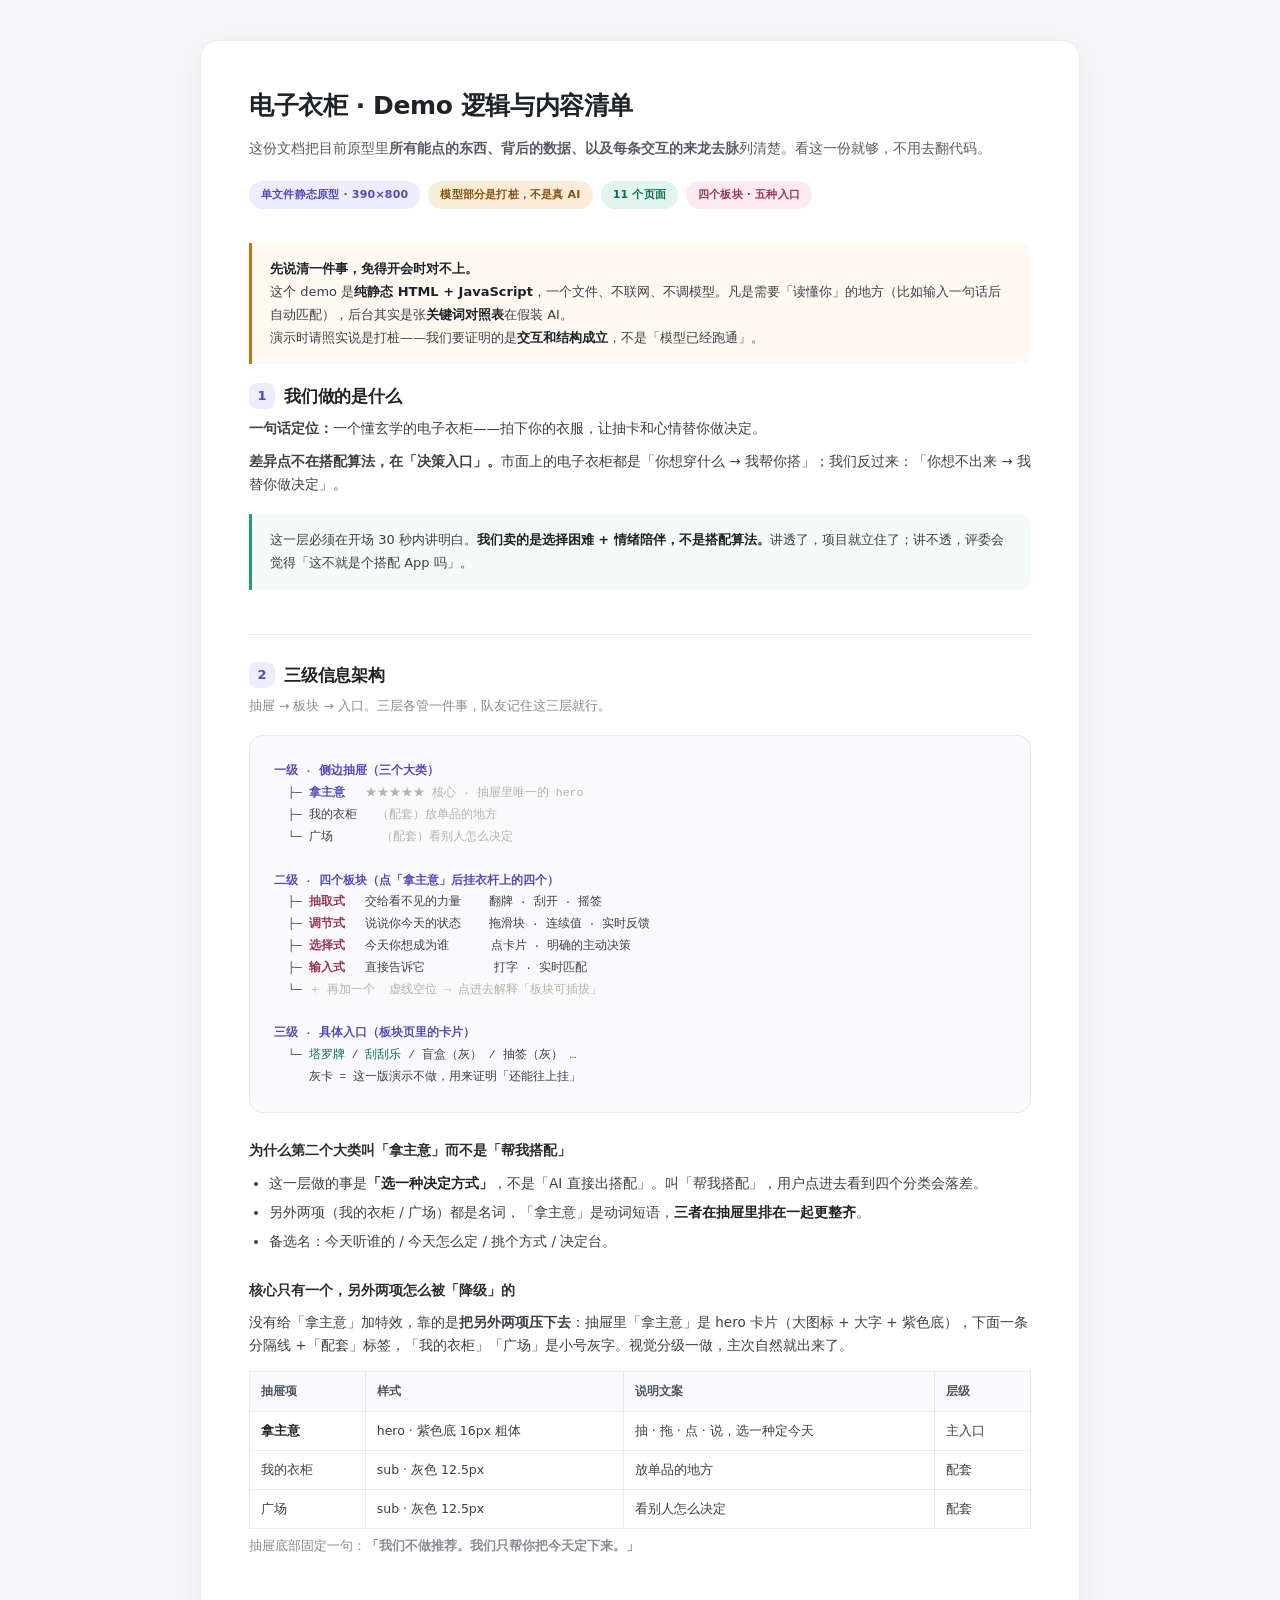
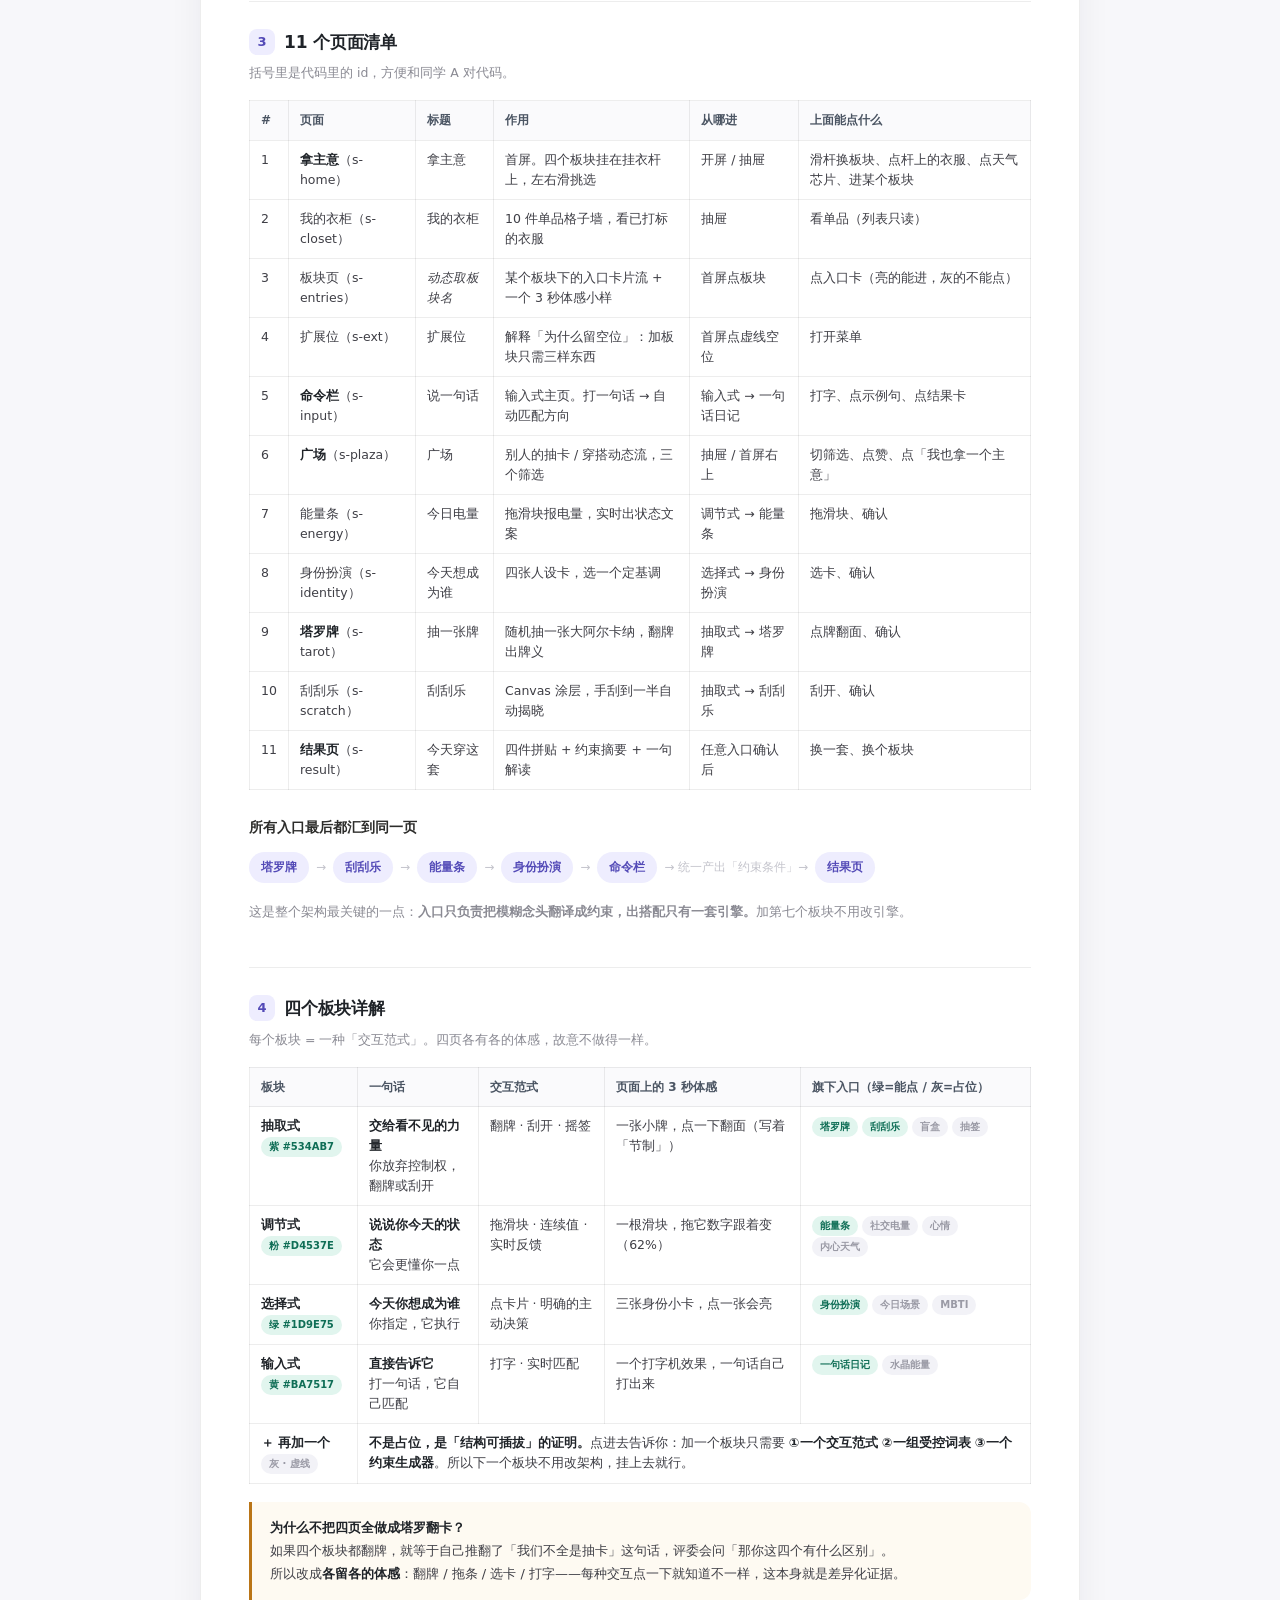
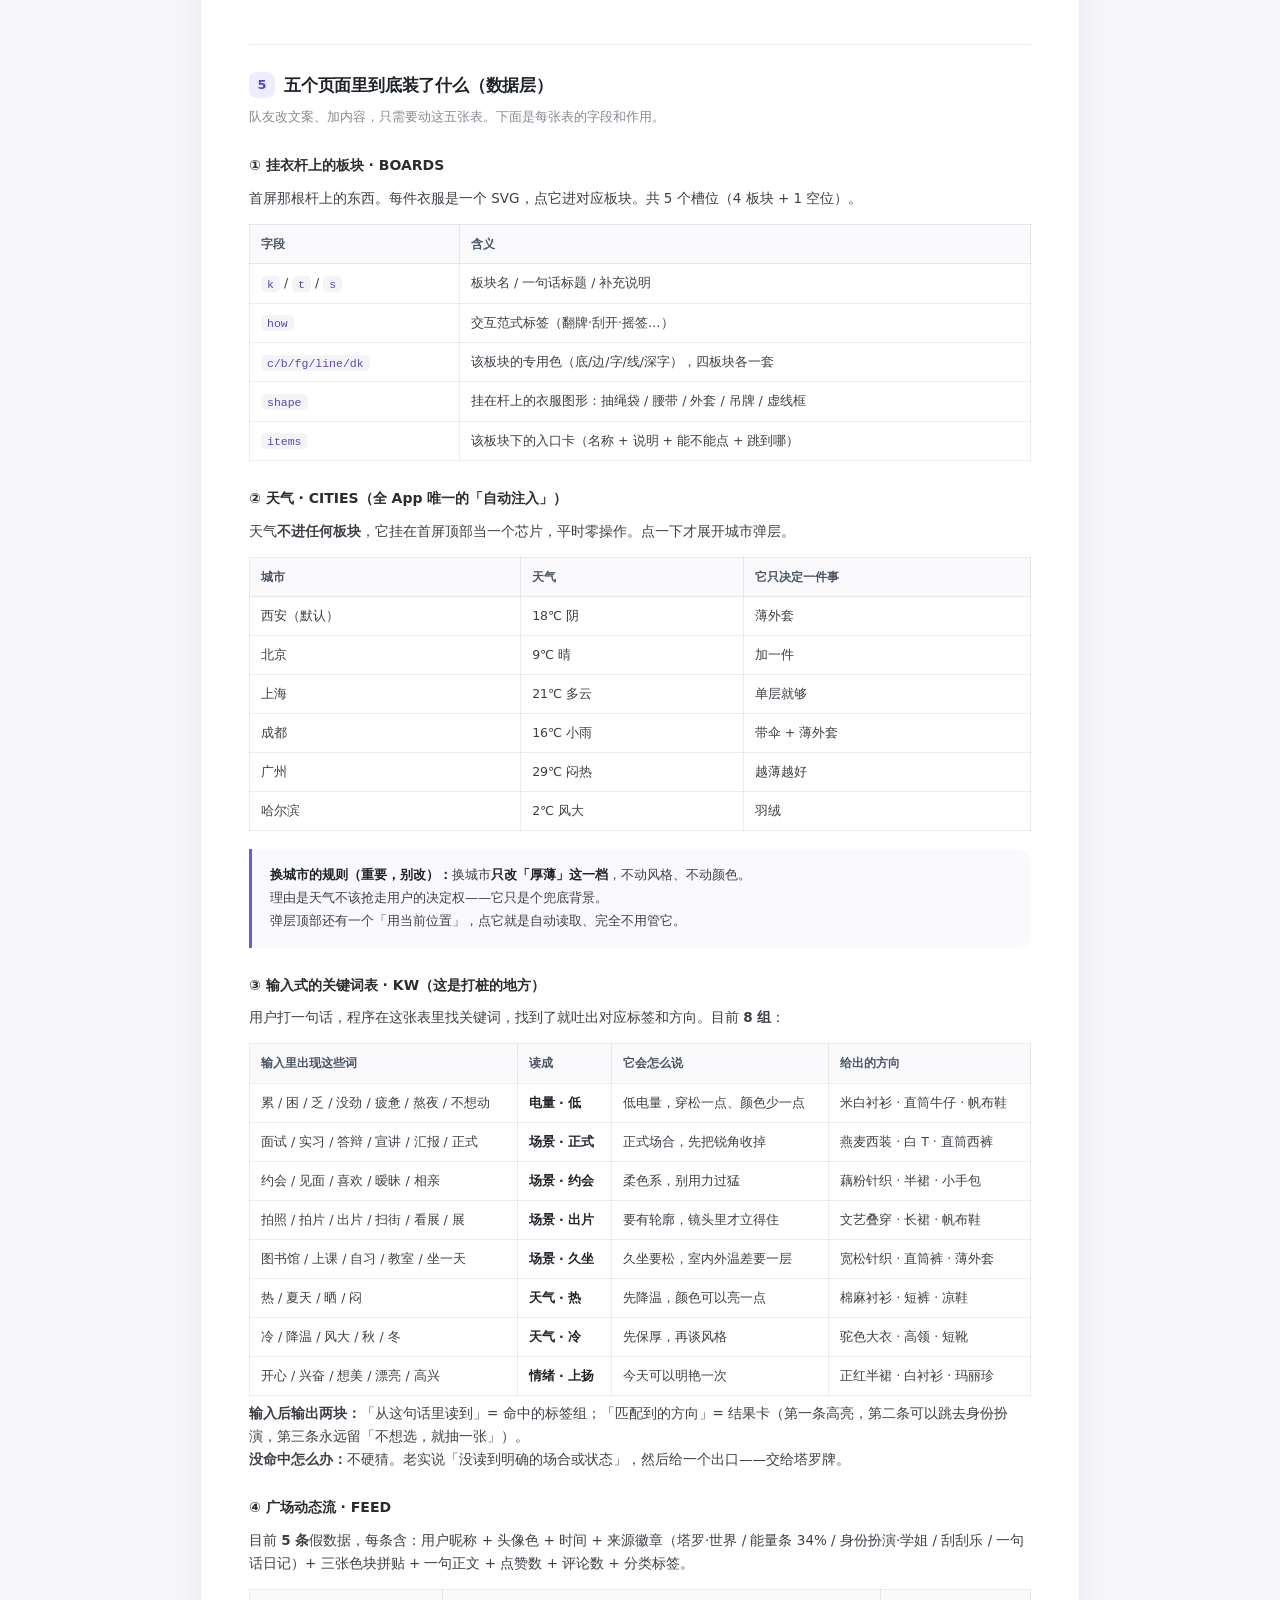
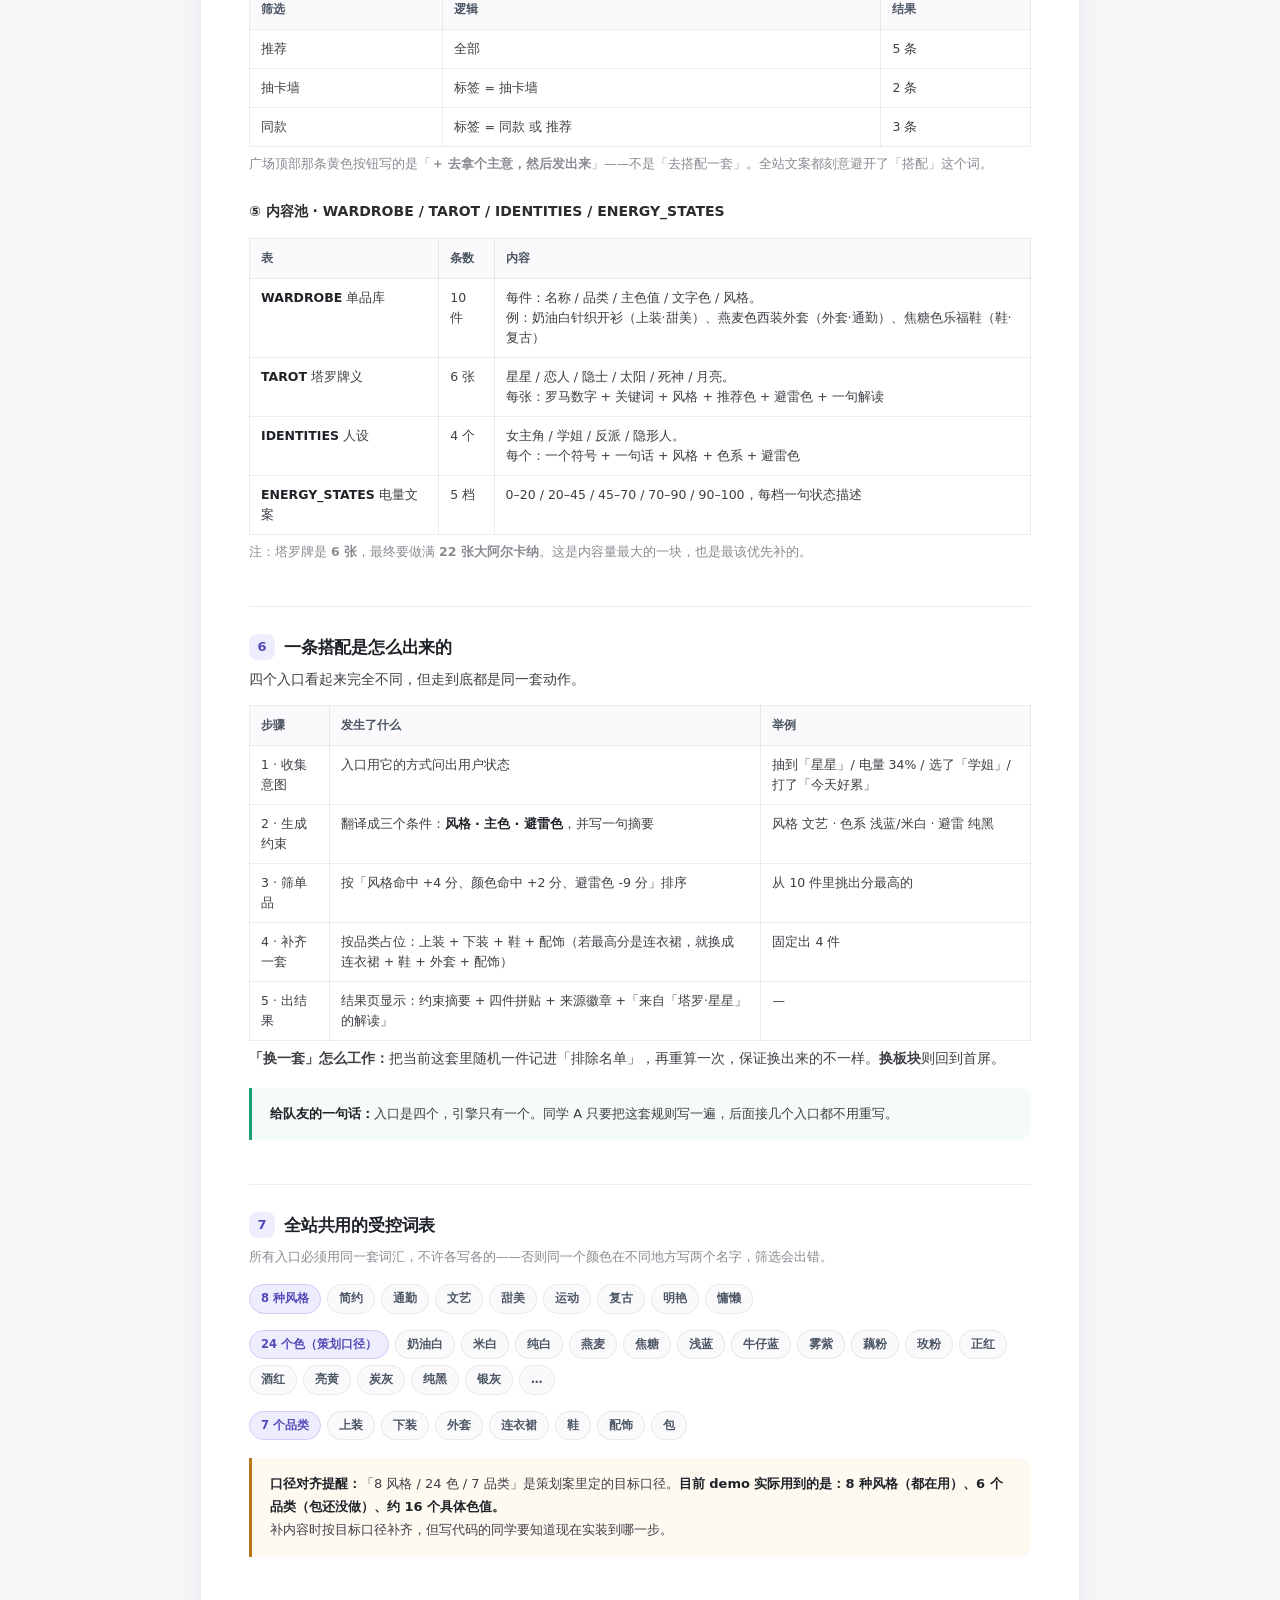
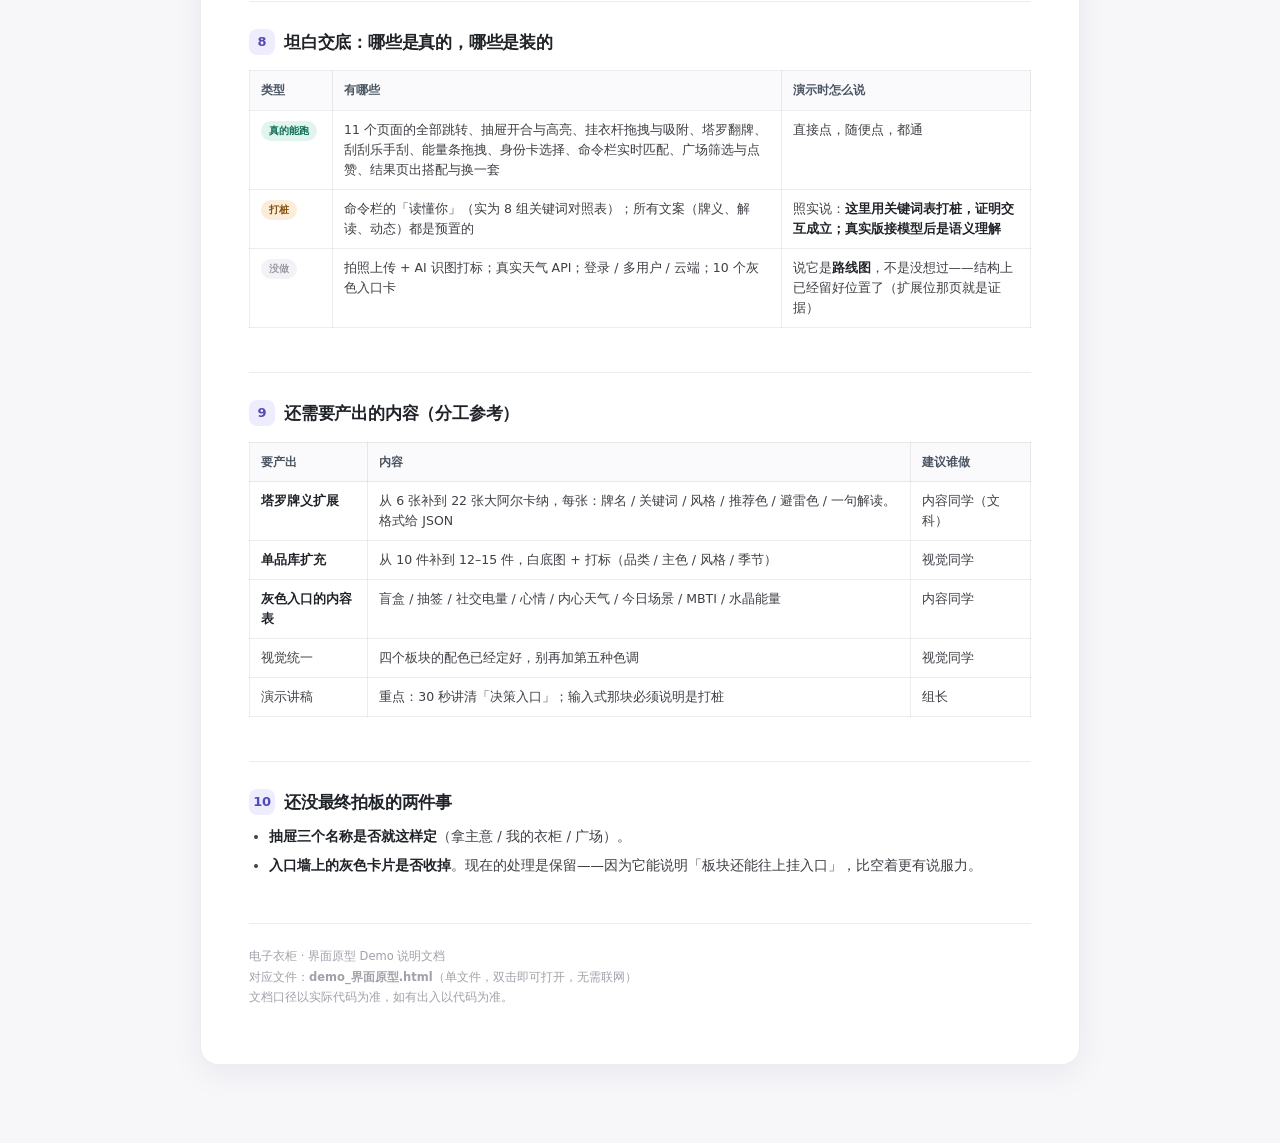
<file: my-contribution/ui/demo-说明给队友.html>
<!DOCTYPE html>
<html lang="zh-CN">
<head>
<meta charset="utf-8">
<meta name="viewport" content="width=device-width, initial-scale=1">
<title>电子衣柜 Demo · 逻辑与内容清单（给队友）</title>
<style>
*{box-sizing:border-box;margin:0;padding:0}
body{background:#F7F7FA;font-family:-apple-system,"Segoe UI","PingFang SC","Microsoft YaHei",system-ui,sans-serif;color:#1F2328;-webkit-font-smoothing:antialiased;line-height:1.7;padding:40px 20px 80px}
.doc{max-width:880px;margin:0 auto;background:#fff;border:1px solid rgba(0,0,0,.07);border-radius:18px;padding:44px 48px 56px;box-shadow:0 8px 34px rgba(20,20,45,.06)}
h1{font-size:25px;font-weight:600;letter-spacing:-.4px;margin-bottom:8px}
.lede{font-size:14px;color:#5A5A66;line-height:1.8;margin-bottom:20px}
.badges{display:flex;gap:8px;flex-wrap:wrap;margin-bottom:34px}
.badge{font-size:11px;font-weight:700;padding:5px 12px;border-radius:20px;letter-spacing:.2px}
.b1{background:#EEEDFE;color:#534AB7}
.b2{background:#FAEEDA;color:#854F0B}
.b3{background:#E1F5EE;color:#0F6E56}
.b4{background:#FBEAF0;color:#993556}
h2{font-size:17px;font-weight:600;letter-spacing:-.2px;margin:44px 0 6px;padding-top:26px;border-top:1px solid rgba(0,0,0,.07)}
h2:first-of-type{border-top:none;padding-top:0;margin-top:0}
h2 .num{display:inline-block;min-width:26px;height:26px;line-height:26px;text-align:center;background:#EEEDFE;color:#534AB7;border-radius:8px;font-size:13px;margin-right:9px;vertical-align:2px}
h3{font-size:14px;font-weight:600;margin:26px 0 9px;color:#2C2C2A}
p{font-size:13.5px;color:#3F3F46;margin-bottom:10px}
.sub{font-size:12.5px;color:#8A8A93;margin-bottom:16px;line-height:1.75}
table{width:100%;border-collapse:collapse;font-size:12.5px;margin:14px 0 6px}
th{background:#FAFAFC;font-weight:600;text-align:left;padding:9px 11px;border:1px solid rgba(0,0,0,.07);color:#4B5563;font-size:12px;white-space:nowrap}
td{padding:9px 11px;border:1px solid rgba(0,0,0,.07);vertical-align:top;color:#3F3F46;line-height:1.6}
td b{font-weight:600;color:#1F2328}
code{background:#F4F4F7;padding:1.5px 6px;border-radius:5px;font-family:"SF Mono",Consolas,monospace;font-size:11.5px;color:#534AB7}
.pill{display:inline-block;font-size:10px;font-weight:700;padding:2px 8px;border-radius:20px;margin-right:4px;white-space:nowrap}
.live{background:#E1F5EE;color:#0F6E56}
.gray{background:#F2F2F7;color:#9A9AA5}
.stub{background:#FAEEDA;color:#854F0B}
.callout{background:#FAFAFC;border-left:3px solid #6D5BD0;border-radius:0 12px 12px 0;padding:15px 18px;margin:18px 0;font-size:13px;line-height:1.75;color:#3F3F46}
.callout.warn{background:#FEFAF2;border-left-color:#BA7517}
.callout.good{background:#F4FBF8;border-left-color:#1D9E75}
.callout b{font-weight:600;color:#1F2328}
ul{margin:8px 0 14px 20px}
li{font-size:13.5px;color:#3F3F46;margin-bottom:6px;line-height:1.7}
li b{font-weight:600;color:#1F2328}
.struct{background:#FAFAFC;border:1px solid rgba(0,0,0,.06);border-radius:14px;padding:24px;margin:18px 0;overflow-x:auto}
.diagram{font-family:"SF Mono",Consolas,monospace;font-size:11.5px;line-height:1.9;color:#3F3F46;white-space:pre}
.diagram .l1{color:#534AB7;font-weight:700}
.diagram .l2{color:#993556;font-weight:700}
.diagram .l3{color:#0F6E56}
.diagram .dim{color:#B4B2A9}
.flow{display:flex;flex-wrap:wrap;gap:7px;align-items:center;margin:12px 0 18px}
.flow span{font-size:11.5px;font-weight:600;padding:6px 12px;border-radius:20px;background:#EEEDFE;color:#534AB7}
.flow i{color:#C4C4CC;font-style:normal;font-size:12px}
.tagrow{display:flex;flex-wrap:wrap;gap:6px;margin:10px 0 16px}
.tagrow b{font-size:11.5px;font-weight:600;padding:4px 11px;border-radius:20px;background:#FAFAFC;border:1px solid rgba(0,0,0,.07);color:#4B5563}
.tagrow b.k{background:#EEEDFE;border-color:#CECBF6;color:#534AB7}
.foot{margin-top:46px;padding-top:22px;border-top:1px solid rgba(0,0,0,.07);font-size:11.5px;color:#A1A1AA;line-height:1.8}
</style>
</head>
<body>
<div class="doc">

<h1>电子衣柜 · Demo 逻辑与内容清单</h1>
<div class="lede">这份文档把目前原型里<b>所有能点的东西、背后的数据、以及每条交互的来龙去脉</b>列清楚。看这一份就够，不用去翻代码。</div>
<div class="badges">
  <span class="badge b1">单文件静态原型 · 390×800</span>
  <span class="badge b2">模型部分是打桩，不是真 AI</span>
  <span class="badge b3">11 个页面</span>
  <span class="badge b4">四个板块 · 五种入口</span>
</div>

<div class="callout warn">
<b>先说清一件事，免得开会时对不上。</b><br>
这个 demo 是<b>纯静态 HTML + JavaScript</b>，一个文件、不联网、不调模型。凡是需要「读懂你」的地方（比如输入一句话后自动匹配），后台其实是张<b>关键词对照表</b>在假装 AI。<br>
演示时请照实说是打桩——我们要证明的是<b>交互和结构成立</b>，不是「模型已经跑通」。
</div>

<h2><span class="num">1</span>我们做的是什么</h2>
<p><b>一句话定位：</b>一个懂玄学的电子衣柜——拍下你的衣服，让抽卡和心情替你做决定。</p>
<p><b>差异点不在搭配算法，在「决策入口」。</b>市面上的电子衣柜都是「你想穿什么 → 我帮你搭」；我们反过来：「你想不出来 → 我替你做决定」。</p>
<div class="callout good">
这一层必须在开场 30 秒内讲明白。<b>我们卖的是选择困难 + 情绪陪伴，不是搭配算法。</b>讲透了，项目就立住了；讲不透，评委会觉得「这不就是个搭配 App 吗」。
</div>

<h2><span class="num">2</span>三级信息架构</h2>
<div class="sub">抽屉 → 板块 → 入口。三层各管一件事，队友记住这三层就行。</div>

<div class="struct">
<div class="diagram"><span class="l1">一级 · 侧边抽屉（三个大类）</span>
  ├─ <span class="l1">拿主意</span>   <span class="dim">★★★★★ 核心 · 抽屉里唯一的 hero</span>
  ├─ 我的衣柜   <span class="dim">（配套）放单品的地方</span>
  └─ 广场       <span class="dim">（配套）看别人怎么决定</span>

<span class="l1">二级 · 四个板块（点「拿主意」后挂衣杆上的四个）</span>
  ├─ <span class="l2">抽取式</span>   交给看不见的力量    翻牌 · 刮开 · 摇签
  ├─ <span class="l2">调节式</span>   说说你今天的状态    拖滑块 · 连续值 · 实时反馈
  ├─ <span class="l2">选择式</span>   今天你想成为谁      点卡片 · 明确的主动决策
  ├─ <span class="l2">输入式</span>   直接告诉它          打字 · 实时匹配
  └─ <span class="dim">＋ 再加一个</span>  <span class="dim">虚线空位 → 点进去解释「板块可插拔」</span>

<span class="l1">三级 · 具体入口（板块页里的卡片）</span>
  └─ <span class="l3">塔罗牌</span> / <span class="l3">刮刮乐</span> / 盲盒（灰） / 抽签（灰） …
     灰卡 = 这一版演示不做，用来证明「还能往上挂」</div>
</div>

<h3>为什么第二个大类叫「拿主意」而不是「帮我搭配」</h3>
<ul>
<li>这一层做的事是<b>「选一种决定方式」</b>，不是「AI 直接出搭配」。叫「帮我搭配」，用户点进去看到四个分类会落差。</li>
<li>另外两项（我的衣柜 / 广场）都是名词，「拿主意」是动词短语，<b>三者在抽屉里排在一起更整齐</b>。</li>
<li>备选名：今天听谁的 / 今天怎么定 / 挑个方式 / 决定台。</li>
</ul>

<h3>核心只有一个，另外两项怎么被「降级」的</h3>
<p>没有给「拿主意」加特效，靠的是<b>把另外两项压下去</b>：抽屉里「拿主意」是 hero 卡片（大图标 + 大字 + 紫色底），下面一条分隔线 +「配套」标签，「我的衣柜」「广场」是小号灰字。视觉分级一做，主次自然就出来了。</p>
<table>
<tr><th>抽屉项</th><th>样式</th><th>说明文案</th><th>层级</th></tr>
<tr><td><b>拿主意</b></td><td>hero · 紫色底 16px 粗体</td><td>抽 · 拖 · 点 · 说，选一种定今天</td><td>主入口</td></tr>
<tr><td>我的衣柜</td><td>sub · 灰色 12.5px</td><td>放单品的地方</td><td>配套</td></tr>
<tr><td>广场</td><td>sub · 灰色 12.5px</td><td>看别人怎么决定</td><td>配套</td></tr>
</table>
<p class="sub">抽屉底部固定一句：<b>「我们不做推荐。我们只帮你把今天定下来。」</b></p>

<h2><span class="num">3</span>11 个页面清单</h2>
<p class="sub">括号里是代码里的 id，方便和同学 A 对代码。</p>
<table>
<tr><th>#</th><th>页面</th><th>标题</th><th>作用</th><th>从哪进</th><th>上面能点什么</th></tr>
<tr><td>1</td><td><b>拿主意</b>（s-home）</td><td>拿主意</td><td>首屏。四个板块挂在挂衣杆上，左右滑挑选</td><td>开屏 / 抽屉</td><td>滑杆换板块、点杆上的衣服、点天气芯片、进某个板块</td></tr>
<tr><td>2</td><td>我的衣柜（s-closet）</td><td>我的衣柜</td><td>10 件单品格子墙，看已打标的衣服</td><td>抽屉</td><td>看单品（列表只读）</td></tr>
<tr><td>3</td><td>板块页（s-entries）</td><td><i>动态取板块名</i></td><td>某个板块下的入口卡片流 + 一个 3 秒体感小样</td><td>首屏点板块</td><td>点入口卡（亮的能进，灰的不能点）</td></tr>
<tr><td>4</td><td>扩展位（s-ext）</td><td>扩展位</td><td>解释「为什么留空位」：加板块只需三样东西</td><td>首屏点虚线空位</td><td>打开菜单</td></tr>
<tr><td>5</td><td><b>命令栏</b>（s-input）</td><td>说一句话</td><td>输入式主页。打一句话 → 自动匹配方向</td><td>输入式 → 一句话日记</td><td>打字、点示例句、点结果卡</td></tr>
<tr><td>6</td><td><b>广场</b>（s-plaza）</td><td>广场</td><td>别人的抽卡 / 穿搭动态流，三个筛选</td><td>抽屉 / 首屏右上</td><td>切筛选、点赞、点「我也拿一个主意」</td></tr>
<tr><td>7</td><td>能量条（s-energy）</td><td>今日电量</td><td>拖滑块报电量，实时出状态文案</td><td>调节式 → 能量条</td><td>拖滑块、确认</td></tr>
<tr><td>8</td><td>身份扮演（s-identity）</td><td>今天想成为谁</td><td>四张人设卡，选一个定基调</td><td>选择式 → 身份扮演</td><td>选卡、确认</td></tr>
<tr><td>9</td><td><b>塔罗牌</b>（s-tarot）</td><td>抽一张牌</td><td>随机抽一张大阿尔卡纳，翻牌出牌义</td><td>抽取式 → 塔罗牌</td><td>点牌翻面、确认</td></tr>
<tr><td>10</td><td>刮刮乐（s-scratch）</td><td>刮刮乐</td><td>Canvas 涂层，手刮到一半自动揭晓</td><td>抽取式 → 刮刮乐</td><td>刮开、确认</td></tr>
<tr><td>11</td><td><b>结果页</b>（s-result）</td><td>今天穿这套</td><td>四件拼贴 + 约束摘要 + 一句解读</td><td>任意入口确认后</td><td>换一套、换个板块</td></tr>
</table>

<h3>所有入口最后都汇到同一页</h3>
<div class="flow">
<span>塔罗牌</span><i>→</i><span>刮刮乐</span><i>→</i><span>能量条</span><i>→</i><span>身份扮演</span><i>→</i><span>命令栏</span>
<i>→ 统一产出「约束条件」→</i>
<span>结果页</span>
</div>
<p class="sub">这是整个架构最关键的一点：<b>入口只负责把模糊念头翻译成约束，出搭配只有一套引擎。</b>加第七个板块不用改引擎。</p>

<h2><span class="num">4</span>四个板块详解</h2>
<p class="sub">每个板块 = 一种「交互范式」。四页各有各的体感，故意不做得一样。</p>
<table>
<tr><th>板块</th><th>一句话</th><th>交互范式</th><th>页面上的 3 秒体感</th><th>旗下入口（绿=能点 / 灰=占位）</th></tr>
<tr>
  <td><b>抽取式</b><br><span class="pill live">紫 #534AB7</span></td>
  <td><b>交给看不见的力量</b><br>你放弃控制权，翻牌或刮开</td>
  <td>翻牌 · 刮开 · 摇签</td>
  <td>一张小牌，点一下翻面（写着「节制」）</td>
  <td><span class="pill live">塔罗牌</span><span class="pill live">刮刮乐</span><span class="pill gray">盲盒</span><span class="pill gray">抽签</span></td>
</tr>
<tr>
  <td><b>调节式</b><br><span class="pill live">粉 #D4537E</span></td>
  <td><b>说说你今天的状态</b><br>它会更懂你一点</td>
  <td>拖滑块 · 连续值 · 实时反馈</td>
  <td>一根滑块，拖它数字跟着变（62%）</td>
  <td><span class="pill live">能量条</span><span class="pill gray">社交电量</span><span class="pill gray">心情</span><span class="pill gray">内心天气</span></td>
</tr>
<tr>
  <td><b>选择式</b><br><span class="pill live">绿 #1D9E75</span></td>
  <td><b>今天你想成为谁</b><br>你指定，它执行</td>
  <td>点卡片 · 明确的主动决策</td>
  <td>三张身份小卡，点一张会亮</td>
  <td><span class="pill live">身份扮演</span><span class="pill gray">今日场景</span><span class="pill gray">MBTI</span></td>
</tr>
<tr>
  <td><b>输入式</b><br><span class="pill live">黄 #BA7517</span></td>
  <td><b>直接告诉它</b><br>打一句话，它自己匹配</td>
  <td>打字 · 实时匹配</td>
  <td>一个打字机效果，一句话自己打出来</td>
  <td><span class="pill live">一句话日记</span><span class="pill gray">水晶能量</span></td>
</tr>
<tr>
  <td><b>＋ 再加一个</b><br><span class="pill gray">灰 · 虚线</span></td>
  <td colspan="4"><b>不是占位，是「结构可插拔」的证明。</b>点进去告诉你：加一个板块只需要 <b>①一个交互范式 ②一组受控词表 ③一个约束生成器</b>。所以下一个板块不用改架构，挂上去就行。</td>
</tr>
</table>

<div class="callout warn">
<b>为什么不把四页全做成塔罗翻卡？</b><br>
如果四个板块都翻牌，就等于自己推翻了「我们不全是抽卡」这句话，评委会问「那你这四个有什么区别」。<br>
所以改成<b>各留各的体感</b>：翻牌 / 拖条 / 选卡 / 打字——每种交互点一下就知道不一样，这本身就是差异化证据。
</div>

<h2><span class="num">5</span>五个页面里到底装了什么（数据层）</h2>
<p class="sub">队友改文案、加内容，只需要动这五张表。下面是每张表的字段和作用。</p>

<h3>① 挂衣杆上的板块 · BOARDS</h3>
<p>首屏那根杆上的东西。每件衣服是一个 SVG，点它进对应板块。共 5 个槽位（4 板块 + 1 空位）。</p>
<table>
<tr><th>字段</th><th>含义</th></tr>
<tr><td><code>k</code> / <code>t</code> / <code>s</code></td><td>板块名 / 一句话标题 / 补充说明</td></tr>
<tr><td><code>how</code></td><td>交互范式标签（翻牌·刮开·摇签…）</td></tr>
<tr><td><code>c/b/fg/line/dk</code></td><td>该板块的专用色（底/边/字/线/深字），四板块各一套</td></tr>
<tr><td><code>shape</code></td><td>挂在杆上的衣服图形：抽绳袋 / 腰带 / 外套 / 吊牌 / 虚线框</td></tr>
<tr><td><code>items</code></td><td>该板块下的入口卡（名称 + 说明 + 能不能点 + 跳到哪）</td></tr>
</table>

<h3>② 天气 · CITIES（全 App 唯一的「自动注入」）</h3>
<p>天气<b>不进任何板块</b>，它挂在首屏顶部当一个芯片，平时零操作。点一下才展开城市弹层。</p>
<table>
<tr><th>城市</th><th>天气</th><th>它只决定一件事</th></tr>
<tr><td>西安（默认）</td><td>18℃ 阴</td><td>薄外套</td></tr>
<tr><td>北京</td><td>9℃ 晴</td><td>加一件</td></tr>
<tr><td>上海</td><td>21℃ 多云</td><td>单层就够</td></tr>
<tr><td>成都</td><td>16℃ 小雨</td><td>带伞 + 薄外套</td></tr>
<tr><td>广州</td><td>29℃ 闷热</td><td>越薄越好</td></tr>
<tr><td>哈尔滨</td><td>2℃ 风大</td><td>羽绒</td></tr>
</table>
<div class="callout">
<b>换城市的规则（重要，别改）：</b>换城市<b>只改「厚薄」这一档</b>，不动风格、不动颜色。<br>
理由是天气不该抢走用户的决定权——它只是个兜底背景。<br>
弹层顶部还有一个「用当前位置」，点它就是自动读取、完全不用管它。
</div>

<h3>③ 输入式的关键词表 · KW（这是打桩的地方）</h3>
<p>用户打一句话，程序在这张表里找关键词，找到了就吐出对应标签和方向。目前 <b>8 组</b>：</p>
<table>
<tr><th>输入里出现这些词</th><th>读成</th><th>它会怎么说</th><th>给出的方向</th></tr>
<tr><td>累 / 困 / 乏 / 没劲 / 疲惫 / 熬夜 / 不想动</td><td><b>电量 · 低</b></td><td>低电量，穿松一点、颜色少一点</td><td>米白衬衫 · 直筒牛仔 · 帆布鞋</td></tr>
<tr><td>面试 / 实习 / 答辩 / 宣讲 / 汇报 / 正式</td><td><b>场景 · 正式</b></td><td>正式场合，先把锐角收掉</td><td>燕麦西装 · 白 T · 直筒西裤</td></tr>
<tr><td>约会 / 见面 / 喜欢 / 暧昧 / 相亲</td><td><b>场景 · 约会</b></td><td>柔色系，别用力过猛</td><td>藕粉针织 · 半裙 · 小手包</td></tr>
<tr><td>拍照 / 拍片 / 出片 / 扫街 / 看展 / 展</td><td><b>场景 · 出片</b></td><td>要有轮廓，镜头里才立得住</td><td>文艺叠穿 · 长裙 · 帆布鞋</td></tr>
<tr><td>图书馆 / 上课 / 自习 / 教室 / 坐一天</td><td><b>场景 · 久坐</b></td><td>久坐要松，室内外温差要一层</td><td>宽松针织 · 直筒裤 · 薄外套</td></tr>
<tr><td>热 / 夏天 / 晒 / 闷</td><td><b>天气 · 热</b></td><td>先降温，颜色可以亮一点</td><td>棉麻衬衫 · 短裤 · 凉鞋</td></tr>
<tr><td>冷 / 降温 / 风大 / 秋 / 冬</td><td><b>天气 · 冷</b></td><td>先保厚，再谈风格</td><td>驼色大衣 · 高领 · 短靴</td></tr>
<tr><td>开心 / 兴奋 / 想美 / 漂亮 / 高兴</td><td><b>情绪 · 上扬</b></td><td>今天可以明艳一次</td><td>正红半裙 · 白衬衫 · 玛丽珍</td></tr>
</table>
<p><b>输入后输出两块：</b>「从这句话里读到」= 命中的标签组；「匹配到的方向」= 结果卡（第一条高亮，第二条可以跳去身份扮演，第三条永远留「不想选，就抽一张」）。<br>
<b>没命中怎么办：</b>不硬猜。老实说「没读到明确的场合或状态」，然后给一个出口——交给塔罗牌。</p>

<h3>④ 广场动态流 · FEED</h3>
<p>目前 <b>5 条</b>假数据，每条含：用户昵称 + 头像色 + 时间 + 来源徽章（塔罗·世界 / 能量条 34% / 身份扮演·学姐 / 刮刮乐 / 一句话日记）+ 三张色块拼贴 + 一句正文 + 点赞数 + 评论数 + 分类标签。</p>
<table>
<tr><th>筛选</th><th>逻辑</th><th>结果</th></tr>
<tr><td>推荐</td><td>全部</td><td>5 条</td></tr>
<tr><td>抽卡墙</td><td>标签 = 抽卡墙</td><td>2 条</td></tr>
<tr><td>同款</td><td>标签 = 同款 或 推荐</td><td>3 条</td></tr>
</table>
<p class="sub">广场顶部那条黄色按钮写的是「<b>＋ 去拿个主意，然后发出来</b>」——不是「去搭配一套」。全站文案都刻意避开了「搭配」这个词。</p>

<h3>⑤ 内容池 · WARDROBE / TAROT / IDENTITIES / ENERGY_STATES</h3>
<table>
<tr><th>表</th><th>条数</th><th>内容</th></tr>
<tr><td><b>WARDROBE</b> 单品库</td><td>10 件</td><td>每件：名称 / 品类 / 主色值 / 文字色 / 风格。<br>例：奶油白针织开衫（上装·甜美）、燕麦色西装外套（外套·通勤）、焦糖色乐福鞋（鞋·复古）</td></tr>
<tr><td><b>TAROT</b> 塔罗牌义</td><td>6 张</td><td>星星 / 恋人 / 隐士 / 太阳 / 死神 / 月亮。<br>每张：罗马数字 + 关键词 + 风格 + 推荐色 + 避雷色 + 一句解读</td></tr>
<tr><td><b>IDENTITIES</b> 人设</td><td>4 个</td><td>女主角 / 学姐 / 反派 / 隐形人。<br>每个：一个符号 + 一句话 + 风格 + 色系 + 避雷色</td></tr>
<tr><td><b>ENERGY_STATES</b> 电量文案</td><td>5 档</td><td>0–20 / 20–45 / 45–70 / 70–90 / 90–100，每档一句状态描述</td></tr>
</table>
<p class="sub">注：塔罗牌是 <b>6 张</b>，最终要做满 <b>22 张大阿尔卡纳</b>。这是内容量最大的一块，也是最该优先补的。</p>

<h2><span class="num">6</span>一条搭配是怎么出来的</h2>
<p>四个入口看起来完全不同，但走到底都是同一套动作。</p>
<table>
<tr><th>步骤</th><th>发生了什么</th><th>举例</th></tr>
<tr><td>1 · 收集意图</td><td>入口用它的方式问出用户状态</td><td>抽到「星星」/ 电量 34% / 选了「学姐」/ 打了「今天好累」</td></tr>
<tr><td>2 · 生成约束</td><td>翻译成三个条件：<b>风格 · 主色 · 避雷色</b>，并写一句摘要</td><td>风格 文艺 · 色系 浅蓝/米白 · 避雷 纯黑</td></tr>
<tr><td>3 · 筛单品</td><td>按「风格命中 +4 分、颜色命中 +2 分、避雷色 -9 分」排序</td><td>从 10 件里挑出分最高的</td></tr>
<tr><td>4 · 补齐一套</td><td>按品类占位：上装 + 下装 + 鞋 + 配饰（若最高分是连衣裙，就换成 连衣裙 + 鞋 + 外套 + 配饰）</td><td>固定出 4 件</td></tr>
<tr><td>5 · 出结果</td><td>结果页显示：约束摘要 + 四件拼贴 + 来源徽章 +「来自「塔罗·星星」的解读」</td><td>—</td></tr>
</table>
<p><b>「换一套」怎么工作：</b>把当前这套里随机一件记进「排除名单」，再重算一次，保证换出来的不一样。<b>换板块</b>则回到首屏。</p>
<div class="callout good">
<b>给队友的一句话：</b>入口是四个，引擎只有一个。同学 A 只要把这套规则写一遍，后面接几个入口都不用重写。
</div>

<h2><span class="num">7</span>全站共用的受控词表</h2>
<p class="sub">所有入口必须用同一套词汇，不许各写各的——否则同一个颜色在不同地方写两个名字，筛选会出错。</p>
<div class="tagrow">
<b class="k">8 种风格</b>
<b>简约</b><b>通勤</b><b>文艺</b><b>甜美</b><b>运动</b><b>复古</b><b>明艳</b><b>慵懒</b>
</div>
<div class="tagrow">
<b class="k">24 个色（策划口径）</b>
<b>奶油白</b><b>米白</b><b>纯白</b><b>燕麦</b><b>焦糖</b><b>浅蓝</b><b>牛仔蓝</b><b>雾紫</b><b>藕粉</b><b>玫粉</b><b>正红</b><b>酒红</b><b>亮黄</b><b>炭灰</b><b>纯黑</b><b>银灰</b><b>…</b>
</div>
<div class="tagrow">
<b class="k">7 个品类</b>
<b>上装</b><b>下装</b><b>外套</b><b>连衣裙</b><b>鞋</b><b>配饰</b><b>包</b>
</div>
<div class="callout warn">
<b>口径对齐提醒：</b>「8 风格 / 24 色 / 7 品类」是策划案里定的目标口径。<b>目前 demo 实际用到的是：8 种风格（都在用）、6 个品类（包还没做）、约 16 个具体色值。</b><br>
补内容时按目标口径补齐，但写代码的同学要知道现在实装到哪一步。
</div>

<h2><span class="num">8</span>坦白交底：哪些是真的，哪些是装的</h2>
<table>
<tr><th>类型</th><th>有哪些</th><th>演示时怎么说</th></tr>
<tr><td><span class="pill live">真的能跑</span></td><td>11 个页面的全部跳转、抽屉开合与高亮、挂衣杆拖拽与吸附、塔罗翻牌、刮刮乐手刮、能量条拖拽、身份卡选择、命令栏实时匹配、广场筛选与点赞、结果页出搭配与换一套</td><td>直接点，随便点，都通</td></tr>
<tr><td><span class="pill stub">打桩</span></td><td>命令栏的「读懂你」（实为 8 组关键词对照表）；所有文案（牌义、解读、动态）都是预置的</td><td>照实说：<b>这里用关键词表打桩，证明交互成立；真实版接模型后是语义理解</b></td></tr>
<tr><td><span class="pill gray">没做</span></td><td>拍照上传 + AI 识图打标；真实天气 API；登录 / 多用户 / 云端；10 个灰色入口卡</td><td>说它是<b>路线图</b>，不是没想过——结构上已经留好位置了（扩展位那页就是证据）</td></tr>
</table>

<h2><span class="num">9</span>还需要产出的内容（分工参考）</h2>
<table>
<tr><th>要产出</th><th>内容</th><th>建议谁做</th></tr>
<tr><td><b>塔罗牌义扩展</b></td><td>从 6 张补到 22 张大阿尔卡纳，每张：牌名 / 关键词 / 风格 / 推荐色 / 避雷色 / 一句解读。格式给 JSON</td><td>内容同学（文科）</td></tr>
<tr><td><b>单品库扩充</b></td><td>从 10 件补到 12–15 件，白底图 + 打标（品类 / 主色 / 风格 / 季节）</td><td>视觉同学</td></tr>
<tr><td><b>灰色入口的内容表</b></td><td>盲盒 / 抽签 / 社交电量 / 心情 / 内心天气 / 今日场景 / MBTI / 水晶能量</td><td>内容同学</td></tr>
<tr><td>视觉统一</td><td>四个板块的配色已经定好，别再加第五种色调</td><td>视觉同学</td></tr>
<tr><td>演示讲稿</td><td>重点：30 秒讲清「决策入口」；输入式那块必须说明是打桩</td><td>组长</td></tr>
</table>

<h2><span class="num">10</span>还没最终拍板的两件事</h2>
<ul>
<li><b>抽屉三个名称是否就这样定</b>（拿主意 / 我的衣柜 / 广场）。</li>
<li><b>入口墙上的灰色卡片是否收掉</b>。现在的处理是保留——因为它能说明「板块还能往上挂入口」，比空着更有说服力。</li>
</ul>

<div class="foot">
电子衣柜 · 界面原型 Demo 说明文档<br>
对应文件：<b>demo_界面原型.html</b>（单文件，双击即可打开，无需联网）<br>
文档口径以实际代码为准，如有出入以代码为准。
</div>

</div>
</body>
</html>
</file>
<file: frontend/css/theme-tokens.css>
/* AI电子衣柜 | Flow / Space Theme Tokens | Handoff V1 */
:root{
  --motion-duration-fast:160ms;--motion-duration-normal:280ms;--motion-duration-theme:520ms;
  --image-well:#F7F5F1;--image-well-border:rgba(60,54,64,.10);
  --radius-sm:8px;--radius-md:12px;--radius-lg:16px;--radius-xl:20px;--radius-2xl:24px;--radius-pill:999px;
}
:root[data-theme="flow"]{
  --primitive-bg:#FAF8F5;--primitive-surface:#F4EFFB;--primitive-elevated:#FFFFFF;
  --primitive-text-primary:#302A3D;--primitive-text-secondary:#756E80;--primitive-border:#E5DFF0;
  --primitive-accent-primary:#7357D9;--primitive-accent-secondary:#CDB8EE;--primitive-star:#8E74BE;
  --bg-app:var(--primitive-bg);--bg-surface:var(--primitive-surface);--bg-elevated:var(--primitive-elevated);
  --text-primary:var(--primitive-text-primary);--text-secondary:var(--primitive-text-secondary);
  --border-default:var(--primitive-border);--brand-primary:var(--primitive-accent-primary);--brand-secondary:var(--primitive-accent-secondary);
  --motion-star:var(--primitive-star);--outfit-board-bg:var(--image-well);
  /* aliases consumed by the current high-fidelity shell */
  --bg:#FAF8F5;--surface:#F4EFFB;--elev:#FFFFFF;--text:#302A3D;--muted:#756E80;--line:#E5DFF0;
  --accent:#7357D9;--accent2:#CDB8EE;--accent-soft:#EEE9FB;--on-accent:#FFFFFF;--star:#8E74BE;
  --shadow:0 12px 30px rgba(67,55,84,.08);--shadow-strong:0 20px 48px rgba(67,55,84,.14);--chrome:#FFFFFFD9;
  --body-bg:radial-gradient(circle at 14% 16%,rgba(205,184,238,.44),transparent 29%),radial-gradient(circle at 84% 20%,rgba(115,87,217,.12),transparent 22%),linear-gradient(145deg,#f6f1ff,#fffaf4 48%,#f4effb);
}
:root[data-theme="space"]{
  --primitive-bg:#0B0B0C;--primitive-surface:#171719;--primitive-elevated:#222225;
  --primitive-text-primary:#F1ECE6;--primitive-text-secondary:#A8A29D;--primitive-border:#39342F;
  --primitive-accent-primary:#D4B896;--primitive-accent-secondary:#B89568;--primitive-star:#D4B896;
  --bg-app:var(--primitive-bg);--bg-surface:var(--primitive-surface);--bg-elevated:var(--primitive-elevated);
  --text-primary:var(--primitive-text-primary);--text-secondary:var(--primitive-text-secondary);
  --border-default:var(--primitive-border);--brand-primary:var(--primitive-accent-primary);--brand-secondary:var(--primitive-accent-secondary);
  --motion-star:var(--primitive-star);--outfit-board-bg:var(--image-well);
  --bg:#0B0B0C;--surface:#171719;--elev:#222225;--text:#F1ECE6;--muted:#A8A29D;--line:#39342F;
  --accent:#D4B896;--accent2:#B89568;--accent-soft:#292117;--on-accent:#171719;--star:#D4B896;
  --shadow:0 0 0 1px #39342F;--shadow-strong:0 20px 54px rgba(0,0,0,.40);--chrome:#171719E8;
  --body-bg:radial-gradient(circle at 82% 10%,rgba(212,184,150,.18),transparent 25%),radial-gradient(circle at 12% 74%,rgba(184,149,104,.10),transparent 25%),linear-gradient(145deg,#090909,#12100f 48%,#070707);
}
</file>
<file: frontend/css/app.css>
*{box-sizing:border-box;-webkit-tap-highlight-color:transparent}
html,body{margin:0;min-height:100%;font-family:-apple-system,BlinkMacSystemFont,"PingFang SC","Microsoft YaHei","Noto Sans CJK SC",sans-serif}
:root{
  --serif:"Songti SC","STSong","Noto Serif CJK SC","Times New Roman",serif;
  --fast:160ms;--normal:280ms;--slow:520ms;
  --neutral:#F7F5F1;--neutral-line:rgba(55,48,61,.11);
}


body{
  background:var(--body-bg);color:var(--text);transition:background var(--slow) ease,color var(--slow) ease;
  display:flex;align-items:center;justify-content:center;padding:24px;
}
.demo-shell{width:min(414px,100%);position:relative}
.phone{
  width:390px;height:844px;max-width:100%;margin:auto;border-radius:42px;overflow:hidden;position:relative;
  background:var(--bg);border:1px solid color-mix(in srgb,var(--line) 76%,#fff 24%);
  box-shadow:0 28px 90px rgba(0,0,0,.34);transition:background var(--slow),border-color var(--slow);
}
@media(max-width:460px){
  body{padding:0;background:var(--bg)}
  /* 真机铺满：优先 100dvh(动态视口，避开 iOS 地址栏)，旧浏览器回落 100vh；min-height:0 防止小屏被 760px 撑爆导致底部 tabbar 不可达 */
  .demo-shell,.phone{width:100%;height:100vh;height:100dvh;min-height:0;border-radius:0;border:0}
  /* 真机自带系统状态栏，假状态栏(9:41/信号/电池)既重复又占一截高度 → 隐藏；
     导航栏补 safe-area，避免返回键/标题被刘海或灵动岛压住。
     用 .phone 前缀抬高特异性：基础 .status/.navbar 规则在文件更靠后，同特异性会被其覆盖 */
  .phone .status{display:none}
  .phone .navbar{padding-top:env(safe-area-inset-top,0px)}
}
/* 横屏 / 矮屏(手机横过来)：固定 390×844 样机框会溢出视口，改为铺满高度 */
@media(max-height:520px) and (orientation:landscape){
  body{padding:0}
  .demo-shell,.phone{width:100%;height:100vh;height:100dvh;min-height:0;border-radius:0;border:0}
  .phone .status{display:none}
}
.amb{position:absolute;inset:0;z-index:0;pointer-events:none;overflow:hidden}
.amb .glow{position:absolute;width:360px;height:360px;border-radius:50%;filter:blur(20px);opacity:.5;left:-150px;top:-130px;background:radial-gradient(circle,color-mix(in srgb,var(--accent2) 30%,transparent),transparent 68%);animation:drift 22s ease-in-out infinite alternate}
.amb .glow2{position:absolute;width:330px;height:330px;border-radius:50%;filter:blur(12px);opacity:.34;right:-150px;top:250px;background:radial-gradient(circle,color-mix(in srgb,var(--accent) 24%,transparent),transparent 70%);animation:drift2 26s ease-in-out infinite alternate}
.amb .stars{position:absolute;inset:0;opacity:.34;background-image:
 radial-gradient(circle at 12% 12%,var(--star) 0 1px,transparent 1.4px),
 radial-gradient(circle at 79% 16%,var(--star) 0 .8px,transparent 1.2px),
 radial-gradient(circle at 64% 28%,var(--star) 0 .7px,transparent 1.1px),
 radial-gradient(circle at 30% 44%,var(--star) 0 .7px,transparent 1.1px),
 radial-gradient(circle at 88% 48%,var(--star) 0 .8px,transparent 1.2px),
 radial-gradient(circle at 18% 72%,var(--star) 0 .7px,transparent 1.1px),
 radial-gradient(circle at 70% 86%,var(--star) 0 .8px,transparent 1.2px);
 animation:breathe 8.7s ease-in-out infinite}
.orbit{position:absolute;border:1px solid color-mix(in srgb,var(--star) 25%,transparent);border-radius:50%;opacity:0;transition:opacity var(--slow)}
:root[data-theme="space"] .orbit{opacity:.42}
.orbit.o1{width:330px;height:150px;right:-180px;top:80px;transform:rotate(-18deg)}
.orbit.o2{width:270px;height:120px;left:-180px;bottom:90px;transform:rotate(22deg)}
@keyframes breathe{50%{opacity:.56}}
@keyframes drift{to{transform:translate(28px,24px) scale(1.04)}}
@keyframes drift2{to{transform:translate(-20px,30px) scale(1.03)}}
@media(prefers-reduced-motion:reduce){*,*:before,*:after{animation:none!important;transition-duration:0ms!important}}
.chrome,.stage,.tabbar{position:relative;z-index:2}
.status{
  height:34px;padding:calc(10px + env(safe-area-inset-top,0px)) 20px 0;display:flex;justify-content:space-between;align-items:center;
  font-size:11px;font-weight:700;color:var(--text)
}
.status-icons{display:flex;align-items:center;gap:5px}
.signal{width:14px;height:8px;display:flex;align-items:flex-end;gap:1px}
.signal i{display:block;width:2px;background:currentColor;border-radius:1px}.signal i:nth-child(1){height:3px}.signal i:nth-child(2){height:5px}.signal i:nth-child(3){height:7px}.signal i:nth-child(4){height:8px}
.battery{width:19px;height:9px;border:1.4px solid currentColor;border-radius:2px;position:relative}
.battery:after{content:"";position:absolute;right:-3px;top:2px;width:2px;height:4px;background:currentColor;border-radius:0 1px 1px 0}
.battery:before{content:"";position:absolute;inset:1.5px;background:currentColor;border-radius:1px}
.navbar{
  height:52px;display:flex;align-items:center;justify-content:space-between;padding:0 16px;
  border-bottom:1px solid color-mix(in srgb,var(--line) 55%,transparent);backdrop-filter:blur(12px)
}
.navtitle{font-size:13px;font-weight:700;letter-spacing:.03em}
.iconbtn,.backbtn{
  width:38px;height:38px;border-radius:50%;border:1px solid var(--line);background:color-mix(in srgb,var(--elev) 86%,transparent);
  color:var(--text);display:grid;place-items:center;cursor:pointer;font-size:18px
}
.stage{height:calc(100% - 34px - 52px - 66px);overflow-y:auto;scrollbar-width:none;padding:0 18px 26px}
.stage::-webkit-scrollbar{display:none}
.tabbar{
  height:66px;display:flex;align-items:flex-start;justify-content:space-around;padding:7px 18px calc(8px + env(safe-area-inset-bottom,0px));
  background:var(--chrome);border-top:1px solid var(--line);backdrop-filter:blur(20px)
}
.tabbar button{border:0;background:none;color:var(--muted);font:600 10px inherit;cursor:pointer;min-width:72px;padding:3px 8px}
.tabbar button.on{color:var(--accent)}
.tabico{display:block;margin:auto auto 3px;width:21px;height:21px}
.screen{animation:pageIn .28s ease both;overflow-y:auto;scrollbar-width:none;-ms-overflow-style:none}.screen::-webkit-scrollbar{display:none}
@keyframes pageIn{from{opacity:.3;transform:translateX(18px)}to{opacity:1;transform:none}}
.serif{font-family:var(--serif)}
.kicker{font-size:11px;letter-spacing:.16em;color:var(--accent);font-weight:700}
.h1{font:700 31px/1.12 var(--serif);letter-spacing:.015em;color:var(--text);margin:0}
.h2{font:700 24px/1.16 var(--serif);color:var(--text);margin:0}
.h3{font-size:16px;font-weight:800;margin:0}
.sub{font-size:12px;line-height:1.7;color:var(--muted)}
.card{background:color-mix(in srgb,var(--elev) 94%,transparent);border:1px solid var(--line);border-radius:20px;box-shadow:var(--shadow)}
.panel{padding:15px}
.btn{border:0;border-radius:16px;height:48px;padding:0 18px;font:700 14px inherit;cursor:pointer}
.btn.pri{background:var(--accent);color:var(--on-accent);box-shadow:0 10px 28px color-mix(in srgb,var(--accent) 18%,transparent)}
.btn.sec{background:var(--elev);color:var(--text);border:1px solid var(--line)}
.btn.ghost{background:transparent;color:var(--muted)}
.btn.full{width:100%}
.sp8{height:8px}.sp10{height:10px}.sp12{height:12px}.sp14{height:14px}.sp16{height:16px}.sp18{height:18px}.sp20{height:20px}.sp24{height:24px}
.row{display:flex;align-items:center;gap:10px}.between{display:flex;align-items:center;justify-content:space-between;gap:12px}
.chip{border:1px solid var(--line);background:var(--elev);color:var(--text);border-radius:999px;padding:7px 11px;font-size:11px;font-weight:700;white-space:nowrap}
.chip.on{border-color:var(--accent);color:var(--accent);background:color-mix(in srgb,var(--accent) 8%,var(--elev))}
.toast{
  position:absolute;left:50%;bottom:82px;z-index:50;transform:translate(-50%,8px);opacity:0;pointer-events:none;
  background:#171719;color:#fff;padding:10px 14px;border-radius:999px;font-size:11px;transition:.2s
}
.toast.on{opacity:1;transform:translate(-50%,0)}
</file>
<file: frontend/css/components.css>
/* onboarding */
.welcome{padding:28px 2px 0;text-align:left}
.welcome-art{
  height:280px;margin:22px -2px 18px;border-radius:32px;border:1px solid var(--line);overflow:hidden;position:relative;
  background:
   radial-gradient(circle at 25% 24%,color-mix(in srgb,var(--accent2) 55%,transparent),transparent 24%),
   radial-gradient(circle at 68% 68%,color-mix(in srgb,var(--accent) 28%,transparent),transparent 27%),
   linear-gradient(150deg,color-mix(in srgb,var(--surface) 88%,transparent),var(--elev));
}
.wardrobe-door{position:absolute;left:58px;right:58px;top:35px;bottom:34px;border:1px solid color-mix(in srgb,var(--accent) 40%,var(--line));border-radius:110px 110px 20px 20px}
.wardrobe-door:before{content:"";position:absolute;left:50%;top:0;bottom:0;border-left:1px solid color-mix(in srgb,var(--accent) 28%,var(--line))}
.wardrobe-door:after{content:"✦";position:absolute;left:50%;top:48%;transform:translate(-50%,-50%);font-size:46px;color:var(--accent);text-shadow:0 0 26px color-mix(in srgb,var(--accent) 25%,transparent)}
.wardrobe-rail{position:absolute;left:86px;right:86px;top:108px;border-top:1px solid color-mix(in srgb,var(--accent) 34%,var(--line))}
.hanger{position:absolute;width:54px;height:48px;top:111px;border-bottom:1px solid var(--accent);border-radius:0 0 26px 26px;opacity:.55}
.hanger:before{content:"";position:absolute;left:50%;top:-15px;width:13px;height:16px;border:1px solid var(--accent);border-bottom:0;border-radius:10px 10px 0 0}
.hanger.h1{left:104px}.hanger.h2{right:104px;transform:scale(.92)}
.flowline{display:flex;align-items:center;justify-content:center;gap:7px;font-size:11px;color:var(--muted);letter-spacing:.05em}
.flowline b{color:var(--accent)}
.choice3{display:grid;grid-template-columns:repeat(3,1fr);gap:9px}
.upload-choice{padding:17px 4px 15px;text-align:center;cursor:pointer}
.upload-choice svg{width:28px;height:28px;color:var(--accent);margin-bottom:8px}
.upload-choice b{display:block;font-size:12px}
/* add page upload zone */
.add-upload-zone{display:flex;flex-direction:column;align-items:center;justify-content:center;gap:8px;padding:24px 20px;border:2px dashed color-mix(in srgb,var(--accent) 30%,var(--line));border-radius:20px;background:color-mix(in srgb,var(--accent) 4%,var(--elev));cursor:pointer;transition:border-color .2s,background .2s}
.add-upload-zone:hover{border-color:color-mix(in srgb,var(--accent) 55%,var(--line));background:color-mix(in srgb,var(--accent) 8%,var(--elev))}
.add-upload-zone b{font-size:13px;color:var(--text)}
.add-upload-zone span{font-size:11px;color:var(--muted)}
/* home */
.datebar{display:grid;grid-template-columns:1fr 1fr 1.15fr;gap:7px;margin-top:13px}
.datebar button{height:39px;border:1px solid var(--line);border-radius:13px;background:var(--elev);color:var(--text);font:700 11px inherit;cursor:pointer}
.datebar button.on{background:var(--accent);color:var(--on-accent);border-color:var(--accent)}
.weather{margin-top:10px;padding:12px 14px;display:grid;grid-template-columns:auto 1fr auto;align-items:center;gap:10px}
.sun{width:34px;height:34px;border-radius:50%;display:grid;place-items:center;background:color-mix(in srgb,var(--accent2) 22%,var(--elev));color:var(--accent);font-size:18px}
.wtemp{font-size:18px;font-weight:800}.wdesc{font-size:10px;color:var(--muted);line-height:1.5}
.wardrobe-row{margin-top:9px;padding:12px 14px;cursor:pointer}
.avatar-mini{width:28px;height:28px;border-radius:50%;background:linear-gradient(135deg,var(--accent2),var(--accent));display:grid;place-items:center;color:#fff;font-size:10px;font-weight:800}
.play-head{margin:20px 0 8px}.play-head h2{font:700 21px var(--serif)}
.play-hint{font-size:10px;color:var(--muted);margin-top:4px}
.playviewport{margin:0 -18px;overflow:hidden;padding:8px 0 10px}
.playrail{display:flex;gap:10px;overflow-x:auto;scroll-snap-type:x mandatory;padding:2px 110px 8px;scrollbar-width:none}
.playrail::-webkit-scrollbar{display:none}
.playcard{
  flex:0 0 150px;height:205px;scroll-snap-align:center;border:1px solid var(--line);border-radius:22px;
  background:linear-gradient(160deg,color-mix(in srgb,var(--elev) 98%,transparent),color-mix(in srgb,var(--surface) 72%,transparent));
  position:relative;overflow:hidden;cursor:pointer;transition:transform .28s ease,border-color .28s ease,box-shadow .28s ease;user-select:none
}
.playcard.sel{transform:scale(1.075);border-color:color-mix(in srgb,var(--accent) 65%,var(--line));box-shadow:var(--shadow-strong)}
.playcard:before{content:"";position:absolute;left:18px;right:18px;top:0;border-top:1px solid color-mix(in srgb,var(--accent) 35%,var(--line))}
.hook{position:absolute;left:50%;top:0;transform:translate(-50%,-50%);width:20px;height:20px;border:1px solid color-mix(in srgb,var(--accent) 50%,var(--line));border-radius:50%;background:var(--bg)}
.play-art{height:112px;display:grid;place-items:center;position:relative}
.play-art .orb{width:70px;height:70px;border-radius:50%;border:1px solid color-mix(in srgb,var(--accent) 55%,var(--line));display:grid;place-items:center;color:var(--accent);font:700 30px var(--serif);background:radial-gradient(circle,color-mix(in srgb,var(--accent2) 20%,transparent),transparent 68%)}
.play-art .tarot-mini{width:48px;height:72px;border-radius:9px;background:linear-gradient(180deg,color-mix(in srgb,var(--accent) 70%,#372b5d),color-mix(in srgb,var(--accent) 46%,#1c1730));border:1px solid color-mix(in srgb,var(--accent2) 58%,transparent);color:#fff;display:grid;place-items:center;transform:rotate(-8deg);box-shadow:0 8px 18px rgba(0,0,0,.14)}
.play-art .battery{width:60px;height:31px;border:1.6px solid var(--accent);border-radius:8px;position:relative}
.play-art .battery:after{content:"";position:absolute;right:-6px;top:9px;width:5px;height:11px;background:var(--accent);border-radius:0 3px 3px 0}
.play-art .battery:before{content:"";position:absolute;left:4px;top:4px;bottom:4px;width:62%;border-radius:4px;background:linear-gradient(90deg,var(--accent2),var(--accent))}
.playmeta{padding:0 13px 13px}.playname{font:700 16px var(--serif);margin-bottom:5px}.playdesc{font-size:10px;line-height:1.5;color:var(--muted)}
.plus-card{display:grid;place-items:center;text-align:center}.plus-card .plus{font:400 44px var(--serif);color:var(--accent)}
/* game picker */
.game-list{display:grid;gap:10px}
.game-row{display:grid;grid-template-columns:48px 1fr auto;gap:12px;align-items:center;padding:12px;border:1px solid var(--line);border-radius:18px;background:var(--elev)}
.game-icon{width:48px;height:48px;border-radius:15px;display:grid;place-items:center;background:var(--surface);color:var(--accent);font:700 20px var(--serif)}
.game-name{font-weight:800;font-size:13px}.game-desc{font-size:10px;line-height:1.55;color:var(--muted);margin-top:4px}
/* tarot */
.tarot-slots{display:flex;justify-content:center;gap:8px;min-height:78px;margin:4px 0 6px}
.pickslot{width:46px;height:70px;border-radius:9px;border:1px dashed var(--line);display:grid;place-items:center;font-size:9px;color:var(--muted);transition:.34s ease}
.pickslot.filled{border-style:solid;background:linear-gradient(180deg,color-mix(in srgb,var(--accent) 62%,#362c5f),color-mix(in srgb,var(--accent) 38%,#1b172c));color:#fff;box-shadow:0 5px 16px rgba(0,0,0,.14)}
.pickslot.filled span{font-size:15px}
.twheel{position:relative;height:510px;overflow:hidden;touch-action:none;cursor:grab;margin-top:-8px}
.twheel.drag{cursor:grabbing}
.twheel:before{content:"";position:absolute;left:50%;top:50%;width:330px;height:330px;margin:-165px 0 0 -165px;border-radius:50%;background:radial-gradient(circle,color-mix(in srgb,var(--accent) 9%,transparent),transparent 68%)}
.tcard{position:absolute;left:0;top:0;width:166px;height:116px;border-radius:13px;background:linear-gradient(180deg,color-mix(in srgb,var(--accent) 78%,#413778),color-mix(in srgb,var(--accent) 46%,#211b3c));border:1px solid color-mix(in srgb,var(--accent2) 55%,transparent);padding:11px 0 0 15px;color:#eae6ff;box-shadow:0 4px 13px rgba(0,0,0,.18);will-change:transform}
:root[data-theme="space"] .tcard{background:linear-gradient(180deg,#584632,#241d17);color:#f6e6cf}
.tcard.pick{outline:2px solid #EBCB91;outline-offset:2px;box-shadow:0 0 22px rgba(235,203,145,.35);z-index:30}
.tcard.taken{opacity:.06}
.tcard b{font-size:12px}.tcard i{font-style:normal;color:#EBCB91;margin-right:8px}
.tmid{position:absolute;pointer-events:none;z-index:40;width:8px;height:8px;border-radius:50%;background:#EBCB91;box-shadow:0 0 12px rgba(235,203,145,.8)}
.reveal-overlay{position:absolute;inset:34px 14px 74px;z-index:20;background:color-mix(in srgb,var(--bg) 92%,transparent);backdrop-filter:blur(18px);border-radius:26px;display:flex;flex-direction:column;align-items:center;justify-content:center}
.reveal-row{display:flex;gap:9px}
.flipcard{width:88px;height:138px;perspective:800px}
.flipinner{width:100%;height:100%;position:relative;transform-style:preserve-3d;transition:transform .7s cubic-bezier(.2,.8,.2,1)}
.flipcard.on .flipinner{transform:rotateY(180deg)}
.flipface{position:absolute;inset:0;border-radius:14px;backface-visibility:hidden;border:1px solid var(--line);display:flex;flex-direction:column;align-items:center;justify-content:center;padding:8px;text-align:center}
.flipback{background:linear-gradient(180deg,color-mix(in srgb,var(--accent) 72%,#362c5f),color-mix(in srgb,var(--accent) 42%,#1c1730));color:#fff}
.flipfront{transform:rotateY(180deg);background:var(--elev);color:var(--text)}
.flipfront b{font:700 14px var(--serif)}.flipfront span{font-size:9px;color:var(--muted);margin-top:5px}
/* energy */
.energy-wrap{text-align:center;padding-top:14px}
.energy-number{font:700 76px/.95 var(--serif);color:var(--accent);letter-spacing:-.06em}
.energy-range{margin-top:30px}
input[type=range]{width:100%;accent-color:var(--accent)}
.energy-track-labels{display:flex;justify-content:space-between;font-size:9px;color:var(--muted);margin-top:8px}
.energy-echo{margin:18px auto 0;max-width:270px;font-size:12px;line-height:1.75;color:var(--muted)}
/* identity */
.catbar{display:flex;gap:7px;overflow-x:auto;scrollbar-width:none;margin:13px -18px 0;padding:0 18px 8px}
.catbar::-webkit-scrollbar{display:none}
.rolegrid{display:grid;grid-template-columns:1fr 1fr;gap:10px;margin-top:8px}
.rolecard{padding:15px;border:1px solid var(--line);border-radius:19px;background:var(--elev);text-align:left;cursor:pointer;min-height:142px;position:relative;overflow:hidden}
.rolecard.on{border-color:var(--accent);box-shadow:0 0 0 3px color-mix(in srgb,var(--accent) 9%,transparent)}
.rolecard:after{content:"";position:absolute;width:90px;height:90px;border-radius:50%;right:-32px;bottom:-35px;background:radial-gradient(circle,color-mix(in srgb,var(--accent2) 32%,transparent),transparent 70%)}
.rolename{font:700 18px var(--serif);margin-bottom:8px}.rolekw{font-size:10px;line-height:1.55;color:var(--muted)}
/* input */
.prompt-field{display:flex;align-items:center;gap:8px;background:var(--elev);border:1px solid var(--line);border-radius:18px;padding:8px 8px 8px 13px}
.prompt-field textarea{border:0;background:transparent;color:var(--text);font:inherit;resize:none;outline:0;min-height:48px;max-height:96px;flex:1}
.prompt-field button{flex:none;height:40px;border:0;border-radius:13px;background:var(--accent);color:var(--on-accent);font-weight:800;padding:0 15px;cursor:pointer}
.examples{display:flex;gap:7px;overflow-x:auto;scrollbar-width:none;margin:10px -18px 0;padding:0 18px}
.examples::-webkit-scrollbar{display:none}
.readchips{display:flex;flex-wrap:wrap;gap:7px;margin-top:12px}
.closet-band{margin:18px -18px 0;padding:14px 18px 6px;border-top:1px solid var(--line);border-bottom:1px solid var(--line);background:color-mix(in srgb,var(--surface) 48%,transparent)}
.band-title{font-size:10px;color:var(--muted);margin-bottom:8px}
.band-row{display:flex;gap:8px;overflow-x:auto;scrollbar-width:none;padding-bottom:8px}
.band-row::-webkit-scrollbar{display:none}
.banditem{flex:0 0 54px;width:54px;height:62px;border-radius:14px;background:var(--neutral);border:1px solid var(--neutral-line);overflow:hidden;position:relative}
.banditem img{width:100%;height:100%;object-fit:cover;display:block}
.flyclone{position:fixed;z-index:9999;border-radius:14px;overflow:hidden;box-shadow:0 14px 36px rgba(0,0,0,.2);transition:transform .8s cubic-bezier(.2,.8,.2,1),opacity .8s}
/* results */
.source-strip{height:34px;display:flex;align-items:center;gap:7px;padding:0 11px;border:1px solid var(--line);border-radius:12px;background:color-mix(in srgb,var(--surface) 70%,transparent);font-size:10px;font-weight:800;margin-bottom:10px}
.source-strip i{width:6px;height:6px;border-radius:50%;background:var(--accent)}
.outfit-carousel{position:relative;touch-action:pan-y}
.outfit-frame{border-radius:25px;background:var(--neutral);border:1px solid var(--neutral-line);padding:12px;color:#302A3D;overflow:hidden}
.of-head{display:flex;justify-content:space-between;align-items:flex-start;gap:12px}
.of-source{font-size:9px;font-weight:800;border-radius:999px;padding:5px 8px;background:#fff;border:1px solid rgba(0,0,0,.08);color:#514a56}
.of-source.ai{background:#302A3D;color:#fff}
.of-name{font:700 18px var(--serif);margin-top:7px}
.outfit-board{display:grid;grid-template-columns:1.2fr .8fr;gap:8px;margin-top:10px}
.outfit-main,.outfit-small{background:white;border:1px solid rgba(0,0,0,.055);border-radius:17px;overflow:hidden;position:relative}
.outfit-main{grid-row:span 2;height:285px}.outfit-small{height:138px}
.outfit-main img,.outfit-small img{width:100%;height:100%;object-fit:cover;display:block}
.ai-full{height:316px;border-radius:18px;overflow:hidden;margin-top:10px;background:#fff}
.ai-full img{width:100%;height:100%;object-fit:cover;display:block}
.of-arrows{display:flex;align-items:center;justify-content:center;gap:12px;margin:10px 0 2px}
.circlebtn{width:38px;height:38px;border:1px solid var(--line);border-radius:50%;background:var(--elev);color:var(--text);cursor:pointer}
.dots{display:flex;gap:5px}.dot{width:6px;height:6px;border-radius:99px;background:var(--line)}.dot.on{width:17px;background:var(--accent)}
.reason{margin-top:12px;padding:15px}.reason p{font-size:11px;line-height:1.85;color:var(--muted);margin:0}
.tarot-explain{margin-top:12px}
.fanmini{display:flex;justify-content:center;gap:0;height:114px;position:relative}
.fanmini .mini{width:70px;height:105px;border-radius:10px;background:linear-gradient(180deg,color-mix(in srgb,var(--accent) 70%,#372d62),color-mix(in srgb,var(--accent) 42%,#1c1730));border:1px solid color-mix(in srgb,var(--accent2) 55%,transparent);color:#fff;display:flex;align-items:center;justify-content:center;flex-direction:column;box-shadow:0 8px 20px rgba(0,0,0,.18);margin-left:-10px}
.fanmini .mini:nth-child(1){transform:rotate(-8deg) translateY(6px)}.fanmini .mini:nth-child(3){transform:rotate(8deg) translateY(6px)}
.fanmini b{font:700 13px var(--serif)}.fanmini span{font-size:8px;margin-top:5px;opacity:.8}
/* wardrobe */
.filterbar{display:flex;gap:7px;overflow-x:auto;scrollbar-width:none;margin:10px -18px 0;padding:0 18px 8px}
.filterbar::-webkit-scrollbar{display:none}
.wardgrid{display:grid;grid-template-columns:repeat(3,1fr);gap:8px;margin-top:8px}
.warditem{border:1px solid var(--line);border-radius:16px;background:var(--elev);overflow:hidden;text-align:left;cursor:pointer;padding:0}
.wardimg{aspect-ratio:.82;background:var(--neutral);overflow:hidden}.wardimg img{width:100%;height:100%;object-fit:cover}
.wardmeta{padding:7px 8px 8px}.wardmeta b{font-size:10px;display:block;white-space:nowrap;overflow:hidden;text-overflow:ellipsis}
.ward-tags{display:flex;align-items:center;gap:3px;margin-top:4px;flex-wrap:wrap;overflow:hidden;max-height:34px}
.ward-tag{
  display:inline-flex;align-items:center;height:15px;padding:0 5px;border-radius:7px;
  font-size:7px;font-weight:600;letter-spacing:.01em;white-space:nowrap;flex-shrink:0;
  border:1px solid var(--line);color:var(--muted);background:color-mix(in srgb,var(--elev) 70%,transparent);
  transition:background .2s,border-color .2s
}
.ward-tag.cat{
  border-color:color-mix(in srgb,var(--accent) 28%,var(--line));
  color:var(--accent);
  background:color-mix(in srgb,var(--accent) 6%,var(--elev));
  font-weight:700
}
.ward-tag.style{
  border-color:color-mix(in srgb,var(--accent2) 30%,var(--line));
  color:var(--muted);
  background:color-mix(in srgb,var(--surface) 50%,transparent);
  font-weight:500
}
.ward-tag.color{
  border-color:color-mix(in srgb,var(--accent2) 26%,var(--line));
  color:var(--muted);
  background:color-mix(in srgb,var(--elev) 80%,transparent);
  font-weight:500
}
.ward-tag.material{
  border-color:var(--line);
  color:var(--muted);
  background:transparent;
  font-weight:400;font-style:italic
}
:root[data-theme="space"] .ward-tag.cat{
  border-color:color-mix(in srgb,var(--accent) 35%,#39342f);
  background:color-mix(in srgb,var(--accent) 10%,#222225)
}
:root[data-theme="space"] .ward-tag.style{
  border-color:rgba(217,173,106,.18);
  color:var(--muted);
  background:rgba(34,34,37,.8)
}
:root[data-theme="space"] .ward-tag.color{
  border-color:rgba(217,173,106,.15);
  color:var(--muted);
  background:rgba(28,28,31,.7)
}
:root[data-theme="space"] .ward-tag.material{
  border-color:rgba(217,173,106,.12);
  color:var(--muted);
  background:transparent
}
:root[data-theme="space"] .wardmeta b{color:#F1ECE6}
/* typed tags: garment detail page with color-coded categories */
.typed-tags{display:flex;flex-wrap:wrap;gap:6px}
.typed-tag{
  display:inline-flex;align-items:center;height:22px;padding:0 9px;border-radius:11px;
  font-size:10px;font-weight:600;letter-spacing:.02em;white-space:nowrap;
  border:1px solid var(--line);color:var(--text);background:var(--elev);
  transition:background .2s,border-color .2s
}
.typed-tag.cat{
  border-color:color-mix(in srgb,var(--accent) 40%,var(--line));
  color:#fff;
  background:var(--accent);
  font-weight:700;letter-spacing:.04em
}
.typed-tag.color{
  border-color:color-mix(in srgb,var(--accent2) 38%,var(--line));
  color:var(--accent);
  background:color-mix(in srgb,var(--accent) 8%,var(--elev));
  font-weight:600
}
.typed-tag.color:before{
  content:'';display:inline-block;width:7px;height:7px;border-radius:50%;
  margin-right:4px;border:1px solid color-mix(in srgb,var(--accent) 30%,var(--line));
  background:var(--accent2);flex-shrink:0
}
.typed-tag.style{
  border-color:color-mix(in srgb,var(--accent2) 28%,var(--line));
  color:var(--text);
  background:color-mix(in srgb,var(--surface) 45%,transparent);
  font-weight:500;font-style:italic
}
.typed-tag.material{
  border-color:var(--line);
  color:var(--muted);
  background:color-mix(in srgb,var(--elev) 80%,transparent);
  font-weight:500
}
.typed-tag.season{
  border-color:color-mix(in srgb,var(--accent) 22%,var(--line));
  color:var(--muted);
  background:transparent;
  font-weight:400;font-size:9px;
  border-style:dashed
}
:root[data-theme="space"] .typed-tag.cat{
  background:color-mix(in srgb,var(--accent) 82%,#1c1713);
  color:#171719
}
:root[data-theme="space"] .typed-tag.color{
  border-color:color-mix(in srgb,var(--accent) 32%,#39342f);
  background:color-mix(in srgb,var(--accent) 10%,#222225)
}
:root[data-theme="space"] .typed-tag.color:before{
  border-color:rgba(212,184,150,.4);
  background:var(--accent2)
}
:root[data-theme="space"] .typed-tag.style{
  border-color:rgba(217,173,106,.22);
  background:rgba(28,28,31,.7)
}
:root[data-theme="space"] .typed-tag.material{
  border-color:rgba(217,173,106,.15);
  background:rgba(34,34,37,.6)
}
:root[data-theme="space"] .typed-tag.season{
  border-color:rgba(217,173,106,.18)
}
/* me */
.cover{height:222px;margin:0 -18px 0;position:relative;overflow:hidden;background:linear-gradient(145deg,color-mix(in srgb,var(--accent2) 36%,var(--surface)),var(--surface))}
.cover img{width:100%;height:100%;object-fit:cover;display:block}.cover:after{content:"";position:absolute;inset:0;background:linear-gradient(to top,rgba(0,0,0,.62),transparent 65%)}
.profile{position:absolute;left:18px;right:18px;bottom:16px;z-index:2;color:#fff;display:flex;gap:11px;align-items:flex-end}
.avatar{width:58px;height:58px;border-radius:50%;border:3px solid rgba(255,255,255,.9);overflow:hidden;background:linear-gradient(135deg,#ddd1ef,#8c75b8)}
.avatar img{width:100%;height:100%;object-fit:cover}
.profile b{font:700 19px var(--serif)}.profile p{font-size:10px;margin:4px 0 0;opacity:.88}
.cover .gear{position:absolute;right:14px;top:14px;z-index:3}
.quick2{display:grid;grid-template-columns:1fr 1fr;gap:9px;margin:13px 0}
.quick{padding:13px;text-align:left;cursor:pointer}.quick b{font-size:12px}.quick span{display:block;font-size:9px;color:var(--muted);margin-top:4px}
.posts{display:grid;grid-template-columns:1fr 1fr;gap:7px;margin-top:10px}.post{aspect-ratio:.82;border-radius:15px;overflow:hidden}.post img{width:100%;height:100%;object-fit:cover}
.settings-list{display:grid;gap:9px;margin-top:12px}.setrow{padding:14px;border:1px solid var(--line);border-radius:16px;background:var(--elev);display:flex;justify-content:space-between;align-items:center;cursor:pointer;font-size:12px}
.tabs{display:grid;grid-template-columns:1fr 1fr;gap:8px;margin:10px 0 14px}.tabs button{height:39px;border:1px solid var(--line);border-radius:12px;background:var(--elev);color:var(--text);font:700 11px inherit;cursor:pointer}.tabs button.on{background:var(--accent);color:var(--on-accent);border-color:var(--accent)}
.record{padding:13px;border:1px solid var(--line);border-radius:17px;background:var(--elev);margin-bottom:9px;cursor:pointer}
/* sheet/modal */
.mask{position:absolute;inset:0;z-index:30;background:rgba(0,0,0,.42);display:flex;align-items:flex-end;padding:12px}
.sheet{width:100%;border-radius:26px;background:var(--elev);border:1px solid var(--line);padding:16px;box-shadow:0 28px 70px rgba(0,0,0,.32)}
.trendpic{height:180px;border-radius:19px;overflow:hidden;position:relative;background:#ddd}.trendpic img{width:100%;height:100%;object-fit:cover}.trendpic:after{content:"当季新品灵感";position:absolute;left:14px;bottom:12px;color:#fff;font:700 16px var(--serif);text-shadow:0 2px 8px rgba(0,0,0,.45)}
/* ai trait spectrum */
.trait-head{display:flex;align-items:baseline;justify-content:space-between;gap:8px}
.trait-head b{font:700 13px var(--serif);letter-spacing:.02em}
.trait-kicker{font-size:8px;letter-spacing:.2em;color:var(--muted);opacity:.72;white-space:nowrap}
.trait-grid{display:grid;gap:10px}
.trait{position:relative;overflow:hidden;padding:11px 12px 12px;border:1px solid var(--line);border-radius:15px;background:color-mix(in srgb,var(--elev) 72%,transparent)}
.trait:before{content:"";position:absolute;inset:0;pointer-events:none;background:radial-gradient(130% 100% at 100% 0%,color-mix(in srgb,var(--accent) 7%,transparent),transparent 58%)}
.trait.hot{border-color:color-mix(in srgb,var(--accent) 34%,var(--line));background:color-mix(in srgb,var(--accent) 8%,var(--elev))}
.trait-top{display:flex;align-items:center;justify-content:space-between;gap:8px}
.trait-name{font:700 12px var(--serif);letter-spacing:.03em;display:inline-flex;align-items:center;gap:6px}
.trait-star{font-style:normal;font-size:8px;letter-spacing:.14em;padding:2px 6px;border-radius:999px;border:1px solid color-mix(in srgb,var(--accent) 38%,transparent);background:color-mix(in srgb,var(--accent) 18%,transparent);color:color-mix(in srgb,var(--accent) 72%,var(--text))}
.trait-val{font:700 13px var(--serif);font-style:normal;color:var(--accent)}
.trait-line{margin:5px 0 9px;font-size:9.5px;line-height:1.55;color:var(--muted)}
.trait-bar{display:block;height:5px;border-radius:999px;background:color-mix(in srgb,var(--line) 65%,transparent);overflow:hidden}
.trait-bar b{display:block;height:100%;border-radius:999px;background:linear-gradient(90deg,var(--accent),var(--accent2));transform-origin:left center;animation:traitGrow .85s cubic-bezier(.22,1,.36,1) both}
@keyframes traitGrow{from{transform:scaleX(0)}to{transform:scaleX(1)}}
:root[data-theme="space"] .trait{background:color-mix(in srgb,var(--accent) 5%,#1c1c1f);border-color:rgba(217,173,106,.15)}
:root[data-theme="space"] .trait.hot{background:color-mix(in srgb,var(--accent) 11%,#1c1c1f);border-color:rgba(217,173,106,.34)}
:root[data-theme="space"] .trait-star{color:var(--accent);background:rgba(217,173,106,.13);border-color:rgba(217,173,106,.32)}
:root[data-theme="space"] .trait-bar{background:rgba(255,255,255,.08)}
</file>
<file: frontend/css/motion.css>
@keyframes breathe{50%{opacity:.56}
@keyframes drift{to{transform:translate(28px,24px) scale(1.04)}
@keyframes drift2{to{transform:translate(-20px,30px) scale(1.03)}
@keyframes pageIn{from{opacity:.3;transform:translateX(18px)}
@media(prefers-reduced-motion:reduce){*,*:before,*:after{animation:none!important;transition-duration:0ms!important}
/* Page / component transitions */
.screen{animation:pageIn .24s ease both}
@media(prefers-reduced-motion:reduce){.screen{animation:none!important}}
</file>
<file: frontend/css/reference-v3.css>
/* ==========================================================
   VISUAL V2 · 对齐已确认的首页 / 塔罗视觉参考
   不改变页面树，只升级真实 App 视觉。
   ========================================================== */

/* 更接近参考稿的沉浸式手机壳 */
.phone{
  border-color:color-mix(in srgb,var(--line) 55%,#fff 45%);
  box-shadow:0 34px 110px rgba(0,0,0,.38), inset 0 0 0 1px rgba(255,255,255,.18);
}
:root[data-theme="flow"] .phone{
  background:
    radial-gradient(circle at 18% 12%,rgba(205,184,238,.28),transparent 26%),
    linear-gradient(180deg,#fbf8ff 0%,#faf8f5 48%,#f7f1ff 100%);
}
:root[data-theme="space"] .phone{
  background:
    radial-gradient(circle at 77% 8%,rgba(212,184,150,.10),transparent 24%),
    linear-gradient(180deg,#09090a 0%,#0b0b0c 52%,#10100f 100%);
}
.navbar{border-bottom-color:transparent;background:linear-gradient(180deg,color-mix(in srgb,var(--bg) 92%,transparent),transparent)}
.stage{padding-left:16px;padding-right:16px}

/* ===== 首页 ===== */
.home-screen{
  position:relative;
  min-height:100%;
  padding:0 0 20px!important;
  overflow:hidden;
}
.home-screen:before{
  content:"";position:absolute;inset:-52px -18px auto;height:390px;pointer-events:none;z-index:-2;
  background:
    radial-gradient(circle at 50% 18%,color-mix(in srgb,var(--accent2) 24%,transparent),transparent 22%),
    radial-gradient(circle at 18% 72%,color-mix(in srgb,var(--accent2) 25%,transparent),transparent 30%),
    linear-gradient(180deg,color-mix(in srgb,var(--surface) 72%,transparent),transparent 92%);
}
:root[data-theme="space"] .home-screen:before{
  background:
    radial-gradient(circle at 73% 15%,rgba(212,184,150,.15),transparent 24%),
    radial-gradient(circle at 15% 65%,rgba(184,149,104,.09),transparent 30%),
    linear-gradient(180deg,rgba(14,14,15,.94),transparent 96%);
}
.home-sky{
  position:relative;text-align:center;padding:25px 14px 14px;margin:0 -2px;
}
.home-sky:before{
  content:"";position:absolute;left:26px;right:26px;top:5px;height:188px;border:1px solid color-mix(in srgb,var(--accent) 24%,transparent);
  border-bottom:0;border-radius:180px 180px 0 0;opacity:.72;pointer-events:none;
}
.home-sky:after{
  content:"";position:absolute;width:50px;height:50px;border-radius:50%;right:39px;top:28px;
  background:var(--bg);box-shadow:-10px 4px 0 0 color-mix(in srgb,var(--accent2) 75%,#fff);
  opacity:.7;filter:drop-shadow(0 0 16px color-mix(in srgb,var(--accent2) 35%,transparent));pointer-events:none;
}
:root[data-theme="space"] .home-sky:after{
  background:#0b0b0c;box-shadow:-11px 4px 0 0 #e4c08d;opacity:.95;
}
.home-spark{position:absolute;left:48px;top:38px;color:var(--star);font-size:18px;animation:breathe 6.8s ease-in-out infinite}
.home-title{
  position:relative;font:700 34px/1.1 var(--serif);letter-spacing:.015em;margin:24px 0 5px;
  color:var(--text);text-shadow:0 3px 20px color-mix(in srgb,var(--accent2) 14%,transparent)
}
.home-sub{font:400 14px/1.5 var(--serif);letter-spacing:.08em;color:var(--muted);position:relative}
.home-date-mini{display:flex;justify-content:center;gap:6px;margin:14px auto 10px;position:relative}
.home-date-mini button{
  border:0;background:transparent;color:var(--muted);font:700 10px inherit;padding:5px 9px;border-radius:999px;cursor:pointer
}
.home-date-mini button.on{background:color-mix(in srgb,var(--elev) 82%,transparent);box-shadow:0 4px 18px color-mix(in srgb,var(--accent) 8%,transparent);color:var(--accent)}
.weather-pill{
  position:relative;margin:0 auto;min-height:42px;width:max-content;max-width:92%;
  display:flex;align-items:center;gap:9px;padding:0 16px;border-radius:999px;border:1px solid color-mix(in srgb,var(--line) 78%,transparent);
  background:color-mix(in srgb,var(--elev) 82%,transparent);backdrop-filter:blur(18px);box-shadow:var(--shadow);
  color:var(--text);font-size:11px;font-weight:700
}
.weather-pill .sun-dot{font-size:18px;color:#e8ad30}
.wardrobe-mini{
  margin:9px auto 0;display:flex;align-items:center;gap:7px;border:0;background:transparent;color:var(--muted);font-size:10px;cursor:pointer
}
.wardrobe-mini b{color:var(--text);font-weight:700}

/* 悬挂玩法轨道 */
.hanging-zone{position:relative;margin:12px -16px 0;padding:29px 0 8px}
.hanging-zone:before{
  content:"";position:absolute;left:-3px;right:-3px;top:19px;height:1px;
  background:linear-gradient(90deg,transparent 0,color-mix(in srgb,var(--accent) 55%,var(--line)) 10%,color-mix(in srgb,var(--accent) 55%,var(--line)) 90%,transparent 100%);
  box-shadow:0 1px 8px color-mix(in srgb,var(--accent) 14%,transparent)
}
.hanging-zone:after{
  content:"";position:absolute;left:10%;right:10%;top:14px;height:11px;border-top:1px solid color-mix(in srgb,var(--accent) 22%,transparent);
  border-radius:50%;opacity:.65
}
.playviewport{padding:0 0 14px;margin:0;overflow:hidden}
.playrail{gap:10px;padding:7px 134px 15px}
.playcard{
  flex:0 0 102px;height:170px;border-radius:13px;
  background:linear-gradient(180deg,color-mix(in srgb,var(--elev) 92%,transparent),color-mix(in srgb,var(--surface) 84%,transparent));
  border-color:color-mix(in srgb,var(--line) 84%,transparent);
  box-shadow:0 8px 22px color-mix(in srgb,#000 8%,transparent);
  overflow:visible;
}
.playcard:before{display:none}
.playcard:after{
  content:"";position:absolute;left:50%;top:-20px;width:1px;height:21px;background:color-mix(in srgb,var(--accent) 50%,var(--line))
}
.hook{
  top:-22px;width:14px;height:14px;background:var(--bg);border-color:color-mix(in srgb,var(--accent) 60%,var(--line));
  box-shadow:0 0 10px color-mix(in srgb,var(--accent) 18%,transparent)
}
.playcard.sel{
  transform:scale(1.16) translateY(4px);z-index:5;
  border-color:var(--accent);
  box-shadow:0 0 0 2px color-mix(in srgb,var(--accent) 12%,transparent),0 18px 36px color-mix(in srgb,var(--accent) 20%,transparent)
}
:root[data-theme="space"] .playcard{
  background:linear-gradient(180deg,rgba(37,35,34,.92),rgba(18,18,19,.96));
}
.play-art{height:102px}
.play-art .orb{
  width:58px;height:58px;font-size:26px;border-color:color-mix(in srgb,var(--accent) 55%,transparent);
  background:
    radial-gradient(circle at 50% 50%,color-mix(in srgb,var(--accent2) 18%,transparent),transparent 66%)
}
.play-art .tarot-mini{
  width:49px;height:72px;border-radius:10px;transform:none;
  background:
    radial-gradient(circle at 50% 38%,transparent 0 11px,color-mix(in srgb,var(--accent2) 30%,transparent) 12px 13px,transparent 14px),
    linear-gradient(180deg,color-mix(in srgb,var(--accent) 68%,#463874),color-mix(in srgb,var(--accent) 36%,#211a39));
  border-color:color-mix(in srgb,var(--accent2) 64%,transparent)
}
:root[data-theme="space"] .play-art .tarot-mini{
  background:
    radial-gradient(circle at 50% 38%,transparent 0 11px,rgba(212,184,150,.34) 12px 13px,transparent 14px),
    linear-gradient(180deg,#4f3c29,#1c1713);
}
.playmeta{padding:0 8px 9px;text-align:center}
.playname{font:700 13px/1.2 var(--serif);margin-bottom:4px}
.playdesc{font-size:8.5px;line-height:1.35;white-space:nowrap;overflow:hidden;text-overflow:ellipsis}
.plus-card{padding-top:24px}
.plus-card .plus{font-size:34px}

/* 今日建议 */
.daily-advice{
  margin:1px 5px 0;padding:14px 14px 12px;border-radius:22px;position:relative;overflow:hidden;
  border:1px solid color-mix(in srgb,var(--line) 82%,transparent);
  background:
    radial-gradient(circle at 18% 20%,color-mix(in srgb,var(--accent2) 18%,transparent),transparent 34%),
    color-mix(in srgb,var(--elev) 82%,transparent);
  backdrop-filter:blur(16px);box-shadow:var(--shadow)
}
.daily-advice:before{content:"☾";font-size:28px;color:var(--accent);position:absolute;left:16px;top:15px;opacity:.82}
.daily-copy{padding-left:43px;padding-right:34px;min-height:44px}
.daily-copy b{display:block;font:700 15px var(--serif);margin-bottom:3px}
.daily-copy span{font-size:10px;color:var(--muted);line-height:1.55}
.daily-arrow{
  position:absolute;right:13px;top:17px;width:31px;height:31px;border-radius:50%;border:1px solid var(--line);
  background:var(--elev);color:var(--accent);display:grid;place-items:center
}
.daily-clothes{display:grid;grid-template-columns:repeat(4,1fr);gap:7px;margin-top:11px}
.daily-cloth{
  height:74px;border-radius:13px;background:var(--neutral);border:1px solid var(--neutral-line);overflow:hidden
}
.daily-cloth img{width:100%;height:100%;object-fit:cover;display:block}

/* ===== 塔罗：大弧形扇牌 ===== */
.tarot-screen{position:relative;min-height:100%;padding:7px 0 16px!important;overflow:hidden}
.tarot-screen:before{
  content:"";position:absolute;inset:-70px -18px -40px;z-index:-2;pointer-events:none;
  background:
    radial-gradient(circle at 82% 10%,color-mix(in srgb,var(--accent) 16%,transparent),transparent 25%),
    radial-gradient(circle at 14% 76%,color-mix(in srgb,var(--accent2) 13%,transparent),transparent 28%);
}
:root[data-theme="space"] .tarot-screen:before{
  background:
    radial-gradient(circle at 82% 9%,rgba(212,184,150,.15),transparent 24%),
    radial-gradient(circle at 13% 76%,rgba(184,149,104,.10),transparent 28%);
}
.tarot-center{text-align:center;position:relative;z-index:2}
.tarot-center h2{font:700 26px var(--serif);margin:5px 0 4px}
.tarot-progress{display:flex;align-items:center;justify-content:center;gap:10px;color:var(--accent);font:700 12px var(--serif);margin-top:8px}
.tarot-progress:before,.tarot-progress:after{content:"";width:46px;border-top:1px solid color-mix(in srgb,var(--accent) 50%,var(--line))}
.tarot-instruction{text-align:center;font-size:11px;color:var(--muted);margin-top:13px}
.tarot-slots{margin:12px 0 0;min-height:58px;gap:9px}
.pickslot{
  width:39px;height:57px;border-radius:8px;background:color-mix(in srgb,var(--elev) 42%,transparent);backdrop-filter:blur(8px)
}
.pickslot.filled{
  background:linear-gradient(180deg,#fffaf0,#efe2cc);border-color:#d9b77e;color:#916a31;box-shadow:0 7px 18px rgba(142,100,46,.17)
}
.twheel{height:548px;margin-top:-12px;overflow:visible}
.twheel:before{
  width:410px;height:410px;margin:-205px 0 0 -205px;
  background:radial-gradient(circle at 50% 50%,color-mix(in srgb,var(--accent) 12%,transparent),transparent 68%)
}
.tcard{
  width:184px;height:124px;border-radius:14px;padding:0;
  background:
    radial-gradient(circle at 50% 50%,transparent 0 18px,rgba(194,150,87,.22) 19px 20px,transparent 21px),
    linear-gradient(135deg,rgba(203,160,99,.15) 1px,transparent 1px) 0 0/14px 14px,
    linear-gradient(180deg,#fffdf7,#f4eadb);
  border:1px solid #ddb981;color:#9f7439;box-shadow:0 9px 24px rgba(59,42,22,.16);
}
.tcard:before{
  content:"☾";position:absolute;inset:0;display:grid;place-items:center;
  font:700 27px var(--serif);color:#bf8f4f;text-shadow:0 0 14px rgba(214,173,109,.24)
}
.tcard:after{
  content:"✦";position:absolute;left:18px;top:14px;font-size:10px;color:#c79c62;
  box-shadow:136px 82px 0 #c79c62
}
.tcard i,.tcard b{display:none}
.tcard.pick{
  outline:2px solid #e8ba72;outline-offset:3px;
  box-shadow:0 0 12px rgba(255,209,135,.8),0 0 34px rgba(231,178,91,.56),0 16px 34px rgba(50,34,19,.24);
  filter:brightness(1.035)
}
.tmid{
  width:13px;height:13px;background:#f0c67e;box-shadow:0 0 17px rgba(240,198,126,.95);
}
.tmid:after{
  content:"";position:absolute;left:50%;top:11px;transform:translateX(-50%);
  border-left:5px solid transparent;border-right:5px solid transparent;border-top:7px solid #e8b86e
}
.reveal-overlay{
  inset:15px 4px 12px;background:color-mix(in srgb,var(--bg) 84%,transparent);border-radius:30px;
  backdrop-filter:blur(20px);z-index:70
}
.reveal-row{gap:8px}
.flipcard{width:92px;height:145px}
.flipback{
  background:
    radial-gradient(circle at 50% 46%,transparent 0 17px,rgba(194,150,87,.24) 18px 19px,transparent 20px),
    linear-gradient(180deg,#fffdf7,#f4eadb);
  color:#b48443;border-color:#d9b77e
}
.flipback:before{content:"☾";font:700 24px var(--serif)}
.flipfront{background:linear-gradient(180deg,var(--elev),var(--surface));border-color:color-mix(in srgb,var(--accent) 44%,var(--line))}


/* Reference-led H01 and G01 layouts. Other pages keep their V2 components. */
.phone{width:430px;height:920px;border-radius:50px}
.demo-shell{width:min(454px,100%)}
@media(max-width:460px){.demo-shell,.phone{width:100%;height:100dvh;min-height:0;border-radius:0}}
.phone:has(.home-screen) .navbar{background:transparent;pointer-events:none}
.phone:has(.home-screen) #navRight{visibility:hidden}
.phone:has(.home-screen) .stage{padding-left:0;padding-right:0;padding-bottom:0}
.home-screen{min-height:100%;overflow:hidden;padding:0!important;isolation:isolate}
.home-screen:before{inset:-90px 0 0;height:auto;z-index:-3;background:radial-gradient(circle at 63% 13%,rgba(229,215,255,.85),transparent 30%),radial-gradient(circle at 15% 68%,rgba(198,169,235,.36),transparent 35%),linear-gradient(180deg,#faf7ff 0%,#f8f4ff 54%,#f2eafa 100%)}
:root[data-theme="space"] .home-screen:before{background:radial-gradient(circle at 70% 13%,rgba(119,83,49,.2),transparent 28%),radial-gradient(circle at 8% 69%,rgba(110,74,34,.16),transparent 36%),linear-gradient(180deg,#17191e 0%,#0d1015 55%,#101015 100%)}
.home-decor{position:absolute;inset:0;width:100%;height:100%;pointer-events:none;z-index:-1;color:#bda8e6;opacity:.8}
:root[data-theme="space"] .home-decor{color:#a87e4b;opacity:.74}
.home-decor .home-stars{animation:breathe 7s ease-in-out infinite}
.home-sky{text-align:left;height:205px;padding:15px 31px 0;margin:0;position:relative}
.home-sky:before{left:28%;right:5%;top:-76px;height:300px;border:2px solid rgba(170,145,211,.22);border-bottom:0;border-radius:180px 180px 0 0;box-shadow:inset 0 0 0 13px rgba(255,255,255,.12),0 0 30px rgba(208,187,242,.19)}
:root[data-theme="space"] .home-sky:before{border-color:rgba(180,133,73,.24);box-shadow:inset 0 0 0 13px rgba(168,120,58,.04),0 0 30px rgba(220,163,77,.08)}
.home-sky:after{width:32px;height:32px;right:52px;top:3px;background:#f8f5ff;box-shadow:-9px 3px 0 0 #fffefa;opacity:.9}
:root[data-theme="space"] .home-sky:after{background:#15181c;box-shadow:-10px 3px 0 0 #f3ca84}
.home-title{font:700 clamp(32px,8vw,39px)/1.13 var(--serif);letter-spacing:.02em;margin:28px 0 4px;text-shadow:0 1px 12px rgba(255,255,255,.48)}
.home-sub{font:400 15px/1.5 var(--serif);letter-spacing:.07em}
.weather-pill{margin:17px 0 0;width:max-content;max-width:100%;min-height:43px;padding:0 14px;gap:8px;cursor:pointer;text-align:left;border-color:rgba(174,152,213,.38);background:rgba(255,255,255,.76);color:#3654aa;font-size:13px;box-shadow:0 4px 22px rgba(132,113,182,.1)}
:root[data-theme="space"] .weather-pill{color:#e9c689;border-color:rgba(210,171,106,.43);background:rgba(42,41,40,.7);box-shadow:0 2px 19px rgba(206,157,74,.12)}
.weather-pill .sun-dot{font-size:21px;line-height:1}
.home-spark{left:auto;right:18%;top:43px;font-size:22px}
.hanging-zone{height:285px;margin:0;padding:33px 0 0;z-index:2}
.hanging-zone:before{left:-5%;right:-5%;top:23px;height:3px;border:1px solid #9f714c;border-radius:50%;background:linear-gradient(#d9ad84,#9c6b47);box-shadow:0 2px 5px rgba(93,61,35,.2);transform:rotate(1deg)}
:root[data-theme="space"] .hanging-zone:before{background:linear-gradient(#e7ba73,#8b5b2f);border-color:#e0ad66;box-shadow:0 0 9px rgba(228,172,87,.52)}
.hanging-zone:after{top:11px;left:-4%;right:-4%;height:27px;border-top:1px solid rgba(159,105,65,.52);opacity:.9}
.playviewport{height:262px;padding:0;overflow:hidden}
.playrail{height:260px;gap:7px;padding:2px calc(50% - 45px) 10px;align-items:flex-start;overflow-x:auto;scroll-snap-type:x mandatory}
.playcard,.playcard.sel{flex:0 0 88px;width:88px;height:230px;transform:none;border:0;border-radius:0;background:none;box-shadow:none;display:flex;flex-direction:column;align-items:center;overflow:visible;padding:0;color:var(--text)}
.playcard:before{display:none}
.playcard:after{top:-7px;height:25px;background:#ab744e;width:1.5px}
.hook{top:-9px;width:11px;height:12px;background:transparent;border:1.5px solid #a06b48;border-bottom:0;border-radius:9px 9px 0 0;box-shadow:none}
.play-face{width:70px;height:133px;flex:none;position:relative;margin-top:21px;border:1px solid #dbc7ae;border-radius:9px;background:linear-gradient(155deg,rgba(255,254,247,.96),rgba(245,236,225,.92));box-shadow:0 10px 15px rgba(92,69,64,.15),inset 0 0 0 4px rgba(255,255,255,.7);display:grid;place-items:center;transition:transform .28s ease,box-shadow .28s ease,border-color .28s ease;overflow:hidden}
.play-face:before{content:"";position:absolute;inset:7px;border:1px solid rgba(190,153,107,.32);border-radius:5px;pointer-events:none}
:root[data-theme="space"] .play-face{background:linear-gradient(155deg,#2b292d,#17191d);border-color:#9b7658;box-shadow:0 9px 21px rgba(0,0,0,.35),inset 0 0 0 4px rgba(230,188,123,.035)}
.play-face svg{width:57px;height:91px;color:#a783b9;filter:drop-shadow(0 1px 4px rgba(148,113,178,.15))}
:root[data-theme="space"] .play-face svg{color:#c8a16e}
.playcard.sel .play-face{transform:scale(1.18) translateY(5px);border:2px solid #6f60ff;box-shadow:0 0 0 4px rgba(131,102,255,.15),0 0 23px rgba(116,91,255,.57),0 13px 20px rgba(77,61,133,.25);z-index:4}
:root[data-theme="space"] .playcard.sel .play-face{border-color:#ffcd84;box-shadow:0 0 0 4px rgba(244,189,105,.16),0 0 24px rgba(249,188,95,.75),0 13px 24px rgba(0,0,0,.45)}
.playmeta{padding:11px 0 0;text-align:center;width:99px;overflow:visible}
.playname{font:700 15px/1.2 var(--serif);margin:0;white-space:nowrap}
.playdesc{font:400 10px/1.3 var(--serif);white-space:nowrap;overflow:visible;text-overflow:clip;color:var(--muted);margin-top:5px}
.playcard.sel .playdesc{color:var(--accent)}
.plus-card{padding-top:0;display:flex;text-align:center}
.plus-card .play-face svg{width:38px;height:38px}
.daily-advice{height:244px;margin:22px 22px 0;padding:0;border-radius:25px;background:linear-gradient(155deg,rgba(210,194,248,.75),rgba(255,255,255,.75) 60%,rgba(240,230,249,.9));border-color:rgba(182,157,226,.45);box-shadow:0 7px 23px rgba(100,78,151,.14)}
:root[data-theme="space"] .daily-advice{background:linear-gradient(155deg,rgba(47,43,41,.91),rgba(19,21,26,.92));border-color:rgba(177,134,77,.45);box-shadow:0 7px 28px rgba(0,0,0,.4)}
.daily-advice:before{font-size:40px;left:19px;top:15px;color:#fff;filter:drop-shadow(0 0 8px rgba(153,126,225,.5))}
:root[data-theme="space"] .daily-advice:before{color:#f6d093;filter:drop-shadow(0 0 8px rgba(221,157,70,.45))}
.daily-copy{height:109px;padding:24px 45px 0 102px;min-height:0}
.daily-copy b{font:700 18px/1.2 var(--serif);white-space:nowrap;margin:0 0 8px}
.daily-copy span{display:block;font:400 12px/1.55 var(--serif)}
.daily-arrow{top:34px;right:15px;width:34px;height:34px;font-size:20px}
.daily-clothes{margin:0 10px;gap:6px;grid-template-columns:repeat(4,minmax(0,1fr))}
.daily-cloth{height:119px;border-radius:13px;background:rgba(248,247,251,.82)}
.daily-cloth img{object-fit:contain}
.home-screen .ambient-flower{position:absolute;bottom:20px;left:-12px;width:83px;height:140px;pointer-events:none;color:#aa8bd4;opacity:.52}
:root[data-theme="space"] .home-screen .ambient-flower{color:#b68d58;opacity:.45}
.tabbar{height:68px;padding:6px 11px 8px;background:rgba(255,255,255,.82);border-top:1px solid rgba(224,214,236,.6);border-radius:24px 24px 0 0}
:root[data-theme="space"] .tabbar{background:rgba(24,25,29,.94);border-color:rgba(194,151,92,.16)}
.tabbar button{min-width:0;flex:1;font:600 11px/1.3 inherit}
.tabico{width:24px;height:24px;margin-bottom:2px}
.tabbar button.on{color:#6f5afd}
:root[data-theme="space"] .tabbar button.on{color:#f3cb8d}

/* Tarot is a full-screen ritual like the supplied dark reference. */
.phone:has(.tarot-screen){background:#101216}
.phone:has(.tarot-screen) .amb{opacity:.35}
.phone:has(.tarot-screen) .chrome{color:#fff}
.phone:has(.tarot-screen) .status,.phone:has(.tarot-screen) .navbar{color:#f6f2ea;background:transparent;border:0}
.phone:has(.tarot-screen) .backbtn{background:none;border:0;color:#fff;font-size:33px}
.phone:has(.tarot-screen) #navRight{visibility:hidden}
.phone:has(.tarot-screen) .stage{padding:0;overflow:hidden}
.tarot-screen{height:100%;min-height:0;padding:0!important;overflow:hidden;color:#f7f2e9;isolation:isolate;background:radial-gradient(circle at 78% 10%,rgba(133,88,40,.15),transparent 20%),radial-gradient(circle at 20% 52%,rgba(165,105,46,.13),transparent 26%),linear-gradient(180deg,#15181d,#0d1015 70%,#101318)}
.tarot-screen:before{inset:0;z-index:-2;background:radial-gradient(circle at 12% 33%,rgba(249,198,107,.32) 0 1px,transparent 2px),radial-gradient(circle at 83% 11%,rgba(255,210,125,.7) 0 1.5px,transparent 2.5px),radial-gradient(circle at 60% 78%,rgba(255,223,148,.44) 0 1px,transparent 2px),radial-gradient(circle at 25% 89%,rgba(252,197,107,.5) 0 1px,transparent 2px);background-size:139px 165px,177px 195px,97px 125px,211px 186px}
.tarot-crescent{position:absolute;right:49px;top:54px;width:35px;height:35px;border-radius:50%;background:#f2c982;box-shadow:0 0 16px rgba(240,188,107,.55);opacity:.92;z-index:-1}
.tarot-crescent:after{content:"";position:absolute;left:-7px;top:-8px;width:35px;height:35px;border-radius:50%;background:#17191d}
.tarot-center{padding-top:25px;z-index:3}
.tarot-center h2{font:700 29px/1.2 var(--serif);color:#fff;margin:0}
.tarot-progress{margin-top:13px;color:#e2c08b;font:600 16px/1 var(--serif);gap:12px}
.tarot-progress:before,.tarot-progress:after{width:38px;border-color:rgba(218,181,119,.55)}
.tarot-instruction{font:400 13px/1.4 var(--serif);color:#d4d0ca;margin-top:20px}
.tarot-slots{position:absolute;top:154px;left:0;right:0;margin:0;min-height:0;z-index:6;pointer-events:none}
.tarot-slots:empty{display:none}
.pickslot{width:35px;height:52px;border-radius:5px;border-color:#e2bd86;background:#f8f1e6;box-shadow:0 2px 10px rgba(0,0,0,.28);display:grid;place-items:center}
.pickslot.filled{background:#f8f1e6;color:#ad8249}
.pickslot svg{width:30px;height:44px}
.twheel{height:720px;margin-top:0;overflow:visible;touch-action:none}
.twheel:before{left:50%;top:465px;width:500px;height:500px;margin:-250px 0 0 -250px;background:radial-gradient(circle,rgba(193,127,58,.05),transparent 69%);border:1px solid rgba(186,130,66,.1)}
.tcard{width:158px;height:225px;padding:0;border:1px solid #d4af7d;border-radius:12px;background:linear-gradient(145deg,#fffdf8,#f3e8d9);box-shadow:0 6px 21px rgba(0,0,0,.31),inset 0 0 0 4px #f9f5ee;overflow:hidden;transition:box-shadow .2s,filter .2s}
.tcard:before,.tcard:after{display:none}
.tcard svg{display:block;width:100%;height:100%}
.tcard.pick{outline:2px solid #f4c47d;outline-offset:4px;box-shadow:0 0 14px rgba(255,202,118,.95),0 0 37px rgba(246,181,87,.72),0 8px 25px rgba(0,0,0,.46)}
.tcard.taken{opacity:0}
.tmid{display:none}
.reveal-overlay{inset:10px 10px 20px;background:rgba(14,17,21,.88);color:#fff}
.flipback{background:#f8f1e6;color:#aa7b42}
.flipback:before{display:none}
.flipback svg{width:100%;height:100%}
@media(max-height:790px){.home-sky{height:188px}.hanging-zone{height:255px}.playviewport,.playrail{height:239px}.daily-advice{height:197px;margin-top:0}.daily-copy{height:87px;padding-top:18px}.daily-cloth{height:99px}.tarot-center{padding-top:13px}}
@media(prefers-reduced-motion:reduce){.home-decor .home-stars,.home-spark{animation:none}.play-face{transition:none}}

.home-screen:before,.home-sky:before,.home-sky:after{display:none}
.home-decor{display:none}
:root[data-theme="flow"] .home-screen{background:linear-gradient(180deg,rgba(255,255,255,.18),rgba(249,245,255,.25)),url(../assets/backgrounds/home-flow.jpg) center top/cover no-repeat}
:root[data-theme="space"] .home-screen{background:linear-gradient(180deg,rgba(7,9,13,.03),rgba(7,9,13,.22)),url(../assets/backgrounds/home-space.jpg) center top/cover no-repeat}

/* Navigation: 衣柜 / 拿主意 / 广场 */
.tabbar{height:76px;padding:8px 19px 10px;gap:4px;border-radius:29px 29px 0 0;box-shadow:0 -8px 25px rgba(29,22,45,.08)}
.tabbar button{display:flex;flex-direction:column;align-items:center;justify-content:center;gap:3px;font-size:12px;font-weight:600;line-height:1.25;min-width:0}
.tabico{width:27px;height:27px;margin:0}
.tabbar button.on .tabico{fill:color-mix(in srgb,var(--accent) 14%,transparent);filter:drop-shadow(0 2px 4px color-mix(in srgb,var(--accent) 25%,transparent))}
:root[data-theme="space"] .tabbar{box-shadow:0 -8px 28px rgba(0,0,0,.38)}

/* Hanging cards: keep the exact reference order while refining face materials. */
.hanging-zone{height:285px}
.playcard:after,.hook{display:none}
.mini-hanger{position:absolute;top:0;width:39px;height:36px;overflow:visible;color:#ac7753;filter:drop-shadow(0 1px 2px rgba(103,57,29,.18));z-index:2}
:root[data-theme="space"] .mini-hanger{color:#e7b777;filter:drop-shadow(0 0 4px rgba(238,176,91,.45))}
.play-face{height:148px;margin-top:30px;border-radius:8px;background:linear-gradient(150deg,rgba(255,253,247,.98),rgba(244,231,219,.96));box-shadow:0 11px 18px rgba(81,58,54,.17),inset 0 0 0 3px rgba(255,255,255,.75)}
.play-face:before{inset:5px;border:1px solid rgba(194,151,105,.46);border-radius:5px}
.play-face:after{content:"✧    ✦    ✧";position:absolute;left:0;right:0;bottom:7px;text-align:center;color:rgba(184,144,94,.57);font-size:8px;letter-spacing:3px}
.play-face svg{height:98px;width:56px}
[data-home-game="identity"] .play-face{background:linear-gradient(155deg,#fffaf0,#f6e9da)}
[data-home-game="tarot"] .play-face{background:linear-gradient(155deg,#faf5ff,#eee6ff);border-color:#9d8df1}
[data-home-game="input"] .play-face{background:linear-gradient(155deg,#fff7f7,#f9e5e8);border-color:#e5b6bd}
.plus-card .play-face{background:linear-gradient(155deg,#f0edff,#dedbf8);border-color:#c9c4e9}
:root[data-theme="space"] .play-face{background:linear-gradient(145deg,#2b292c,#19191d);border-color:#9a7659;box-shadow:0 9px 18px rgba(0,0,0,.48),inset 0 0 0 3px rgba(245,206,143,.05)}
:root[data-theme="space"] [data-home-game="tarot"] .play-face{background:linear-gradient(145deg,#3b3027,#181819);border-color:#e2b77d}
:root[data-theme="space"] [data-home-game="input"] .play-face{background:linear-gradient(145deg,#392b32,#1d1a1e);border-color:#ad7a8a}
:root[data-theme="space"] .plus-card .play-face{background:linear-gradient(145deg,#33323b,#1e1e24);border-color:#9c8a70}
.playcard.sel .play-face{width:83px;height:157px;transform:translateY(2px);border-radius:9px;box-shadow:0 0 0 3px rgba(127,104,255,.21),0 0 23px rgba(108,79,243,.57),0 14px 20px rgba(82,61,134,.25)}
:root[data-theme="space"] .playcard.sel .play-face{box-shadow:0 0 0 3px rgba(244,191,110,.2),0 0 27px rgba(245,182,95,.76),0 15px 24px rgba(0,0,0,.52)}
.playmeta{padding-top:9px}
.playname{font-size:14px}
.playdesc{font-size:10px}
.playcard.sel .playmeta{padding-top:13px}
.daily-advice{border-radius:21px;background-image:radial-gradient(circle at 73% 25%,rgba(255,255,255,.82) 0 1px,transparent 2px),radial-gradient(circle at 24% 70%,rgba(176,135,233,.4) 0 1px,transparent 2px),linear-gradient(135deg,rgba(212,196,249,.8),rgba(255,255,255,.8) 65%,rgba(230,215,247,.85));background-size:53px 61px,67px 71px,auto;border-color:rgba(183,159,227,.55)}
:root[data-theme="space"] .daily-advice{background-image:radial-gradient(circle at 73% 25%,rgba(245,205,132,.72) 0 1px,transparent 2px),radial-gradient(circle at 24% 70%,rgba(245,205,132,.38) 0 1px,transparent 2px),linear-gradient(135deg,rgba(43,39,39,.96),rgba(20,22,27,.95));border-color:rgba(191,149,93,.5)}
.daily-cloth{background:rgba(255,255,255,.9);border-color:rgba(212,203,222,.55);box-shadow:0 3px 8px rgba(71,52,95,.1)}
:root[data-theme="space"] .daily-cloth{background:rgba(33,35,40,.9);border-color:rgba(162,129,84,.28)}

/* Right-side vertical tarot wheel, based on the user's reference. */
.twheel:before{left:calc(100% + 70px);top:445px;width:700px;height:700px;margin:-350px 0 0 -350px;border-color:rgba(216,158,83,.13);background:radial-gradient(circle,transparent 54%,rgba(205,152,79,.07) 70%,transparent 73%)}
.tcard{width:164px;height:235px;background:linear-gradient(150deg,#fffcf5,#f3e7d5);border-color:#e1bd87;box-shadow:0 7px 19px rgba(0,0,0,.31),inset 0 0 0 4px #fbf7ed}
.tcard.pick{outline:2px solid #ffd193;outline-offset:3px;box-shadow:0 0 13px rgba(255,214,146,.95),0 0 39px rgba(250,185,89,.72),0 11px 26px rgba(0,0,0,.42)}

/* 跃然搭配: the prototype's bead field, wave, lift and flight in a mobile layout. */
.yue-screen{padding:17px 2px 40px}
.yue-topline{font-size:10px;letter-spacing:.15em;font-weight:700;color:var(--accent)}
.yue-title{font:700 27px/1.25 var(--serif);margin:8px 0 6px}
.yue-intro{font-size:11px;line-height:1.6;color:var(--muted)}
.yue-field{display:flex;align-items:center;gap:8px;margin-top:17px;padding:7px 7px 7px 13px;border-radius:16px;background:var(--elev);border:1px solid var(--line);box-shadow:var(--shadow);transition:border-color .2s,box-shadow .2s}
.yue-field:focus-within{border-color:var(--accent);box-shadow:0 0 0 4px color-mix(in srgb,var(--accent) 12%,transparent)}
.yue-field svg{width:19px;height:19px;color:var(--muted);flex:none}
.yue-field input{flex:1;min-width:0;border:0;outline:0;color:var(--text);background:transparent;font-family:inherit;font-size:13px;line-height:1.4;padding:8px 0}
.yue-field input::placeholder{color:var(--muted)}
.yue-field button{flex:none;border:0;border-radius:11px;background:var(--accent);color:var(--on-accent);font-size:12px;font-weight:800;padding:10px 11px;cursor:pointer}
.yue-examples{display:flex;gap:6px;margin-top:11px;overflow:auto;scrollbar-width:none}
.yue-examples button{flex:none;border:1px solid var(--line);border-radius:999px;background:color-mix(in srgb,var(--elev) 73%,transparent);color:var(--muted);padding:7px 10px;font-size:10px;white-space:nowrap;cursor:pointer}
.yue-readout{display:flex;flex-wrap:wrap;gap:6px;margin-top:12px;min-height:0}
.yue-readout .chip{font-size:10px;padding:6px 9px;animation:pageIn .32s both}
.yue-result{display:none;margin-top:17px}
.yue-result.show{display:block}
.yue-result-heading{display:flex;justify-content:space-between;align-items:center;margin-bottom:8px;font-size:12px;color:var(--text);font-weight:700}
.yue-result-heading span{color:var(--muted);font-size:10px;font-weight:400}
.yue-slots{display:grid;grid-template-columns:repeat(4,minmax(0,1fr));gap:7px}
.yue-slot{height:115px;border-radius:13px;background:var(--neutral);border:1px solid var(--neutral-line);opacity:.34;transform:scale(.94);transition:opacity .3s,transform .36s cubic-bezier(.34,1.4,.64,1),box-shadow .3s;overflow:hidden;position:relative;display:grid;place-items:center}
.yue-slot.on{opacity:1;transform:none;box-shadow:0 5px 13px rgba(55,42,71,.1)}
.yue-slot img{width:100%;height:100%;object-fit:contain}
.yue-slot span{position:absolute;bottom:4px;left:0;right:0;text-align:center;font-size:9px;color:#59515c;background:linear-gradient(transparent,rgba(255,255,255,.88))}
.yue-loading{display:flex;align-items:center;gap:5px;margin-top:10px;font-size:10px;color:var(--muted)}
.yue-loading i{display:block;width:4px;height:4px;border-radius:50%;background:var(--accent);animation:yueBlink 1.1s infinite}
.yue-loading i:nth-child(2){animation-delay:.16s}.yue-loading i:nth-child(3){animation-delay:.32s}
@keyframes yueBlink{0%,80%,100%{opacity:.25;transform:translateY(0)}40%{opacity:1;transform:translateY(-3px)}}
.yue-bandwrap{position:relative;margin:24px -16px 0}
.yue-band{position:relative;overflow:hidden;min-height:210px;mask-image:radial-gradient(ellipse 67% 58% at 50% 48%,#000 49%,rgba(0,0,0,.78) 73%,transparent 100%);-webkit-mask-image:radial-gradient(ellipse 67% 58% at 50% 48%,#000 49%,rgba(0,0,0,.78) 73%,transparent 100%)}
.yue-bead{position:absolute;border-radius:50%;background:radial-gradient(circle at 33% 27%,#fff,#faf9f6 60%,#eeeae5);border:1px solid rgba(51,39,50,.11);box-shadow:0 2px 5px rgba(45,33,51,.11),inset 0 -1px 2px rgba(30,22,32,.04);display:grid;place-items:center;will-change:transform}
:root[data-theme="space"] .yue-bead{background:radial-gradient(circle at 33% 27%,#413e3e,#242327 65%,#1c1b1e);border-color:rgba(223,186,133,.2);box-shadow:0 2px 7px rgba(0,0,0,.34),inset 0 1px 1px rgba(255,255,255,.06)}
.yue-bead svg,.yue-bead img{width:72%;height:72%;object-fit:contain}
.yue-bead.taken{opacity:.12;transform:scale(.7)}
.yue-bead.lift{animation:yueLift .72s cubic-bezier(.3,.85,.4,1) both}
@keyframes yueLift{0%{transform:translateY(0) scale(1);opacity:1}18%{transform:translateY(3px) scale(.9)}42%{transform:translateY(-12px) scale(1.3)}62%{transform:translateY(-5px) scale(1.07)}100%{transform:translateY(-20px) scale(.62);opacity:.1}}
.yue-ring{position:absolute;border:1.3px solid color-mix(in srgb,var(--accent) 60%,transparent);border-radius:50%;pointer-events:none;transform:translate(-50%,-50%);z-index:3}
.yue-ghost{position:fixed;z-index:1000;pointer-events:none;display:grid;place-items:center;background:var(--elev);border:1px solid var(--line);border-radius:50%;box-shadow:0 3px 8px rgba(36,25,42,.15);will-change:transform,border-radius,box-shadow}
.yue-ghost img{width:82%;height:82%;object-fit:contain}
.yue-bandtag{display:flex;align-items:center;justify-content:space-between;gap:10px;margin:-6px 22px 0;position:relative;z-index:4;padding:8px 10px 8px 14px;border:1px solid var(--line);border-radius:999px;background:color-mix(in srgb,var(--elev) 89%,transparent);box-shadow:var(--shadow);font-size:10px;color:var(--muted)}
.yue-bandtag button{border:0;border-radius:999px;background:var(--accent);color:var(--on-accent);font-size:10px;padding:8px 11px;cursor:pointer}
.yue-finish{margin-top:12px}
.yue-finish .source-strip{margin:0 0 8px}
.yue-finish .outfit-carousel{margin-top:0}
.phone:has(.plaza-screen) #navRight{visibility:hidden}
.plaza-screen{padding:18px 2px 32px}
.plaza-head{display:flex;align-items:center;justify-content:space-between;gap:12px}
.plaza-head h1{font:700 29px/1.2 var(--serif);margin:0}
.plaza-me{width:34px;height:34px;border:1px solid var(--line);background:var(--elev);border-radius:50%;display:grid;place-items:center;color:var(--accent);cursor:pointer;font-size:17px}
.plaza-lead{margin:7px 0 18px;color:var(--muted);font-size:11px}
.plaza-feature{position:relative;height:185px;border-radius:22px;overflow:hidden;background:#28242c;box-shadow:var(--shadow)}
.plaza-feature img{width:100%;height:100%;object-fit:cover;object-position:center 28%;opacity:.85}
.plaza-feature:after{content:"";position:absolute;inset:0;background:linear-gradient(transparent 35%,rgba(0,0,0,.68))}
.plaza-feature span{position:absolute;left:16px;bottom:15px;z-index:1;color:#fff;font:700 17px var(--serif)}
.plaza-grid{display:grid;grid-template-columns:repeat(2,minmax(0,1fr));gap:10px;margin-top:16px}
.plaza-post{border:1px solid var(--line);background:var(--elev);border-radius:17px;overflow:hidden}
.plaza-post img{display:block;width:100%;aspect-ratio:.95;object-fit:cover}
.plaza-post b{display:block;font-size:11px;padding:9px 10px 2px}
.plaza-post small{display:block;font-size:9px;color:var(--muted);padding:0 10px 10px}
@media(prefers-reduced-motion:reduce){.yue-bead.lift,.yue-loading i{animation:none}.yue-slot{transition:none}}

.tcard,.flipback{background-image:url(../assets/backgrounds/tarot-back.jpg);background-size:116% 107%;background-position:center;background-repeat:no-repeat}
.tcard svg,.flipback svg{display:none}
</file>
<file: frontend/css/visual-v5.css>
/* Reference pass: larger center card, crisp catalog pieces, quieter surfaces. */
.daily-advice{overflow:hidden;backdrop-filter:blur(7px)}
.daily-cloth{background:linear-gradient(145deg,rgba(255,255,255,.91),rgba(244,241,245,.84));box-shadow:0 1px 1px rgba(255,255,255,.75) inset,0 3px 9px rgba(62,47,83,.09)}
.daily-cloth img{object-fit:contain;padding:3px 3px 0;box-sizing:border-box;filter:drop-shadow(0 3px 2px rgba(45,30,47,.13))}
:root[data-theme="space"] .play-face{background:linear-gradient(145deg,#2b2928,#17191d);border-color:#97734c;box-shadow:0 0 0 2px rgba(216,174,107,.22) inset,0 12px 17px rgba(0,0,0,.41)}
:root[data-theme="space"] .play-face:before{border-color:rgba(226,185,114,.58)}
:root[data-theme="space"] .play-face:after{color:#bb935b}
:root[data-theme="space"] [data-home-game="energy"] .play-face{background:linear-gradient(145deg,#30302a,#191b1a)}
:root[data-theme="space"] [data-home-game="identity"] .play-face{background:linear-gradient(145deg,#352e36,#1c1b22)}
:root[data-theme="space"] [data-home-game="tarot"] .play-face{background:linear-gradient(145deg,#41342b,#1a1919)}
:root[data-theme="space"] [data-home-game="input"] .play-face{background:linear-gradient(145deg,#392e33,#1d1b21)}
:root[data-theme="space"] .plus-card .play-face{background:linear-gradient(145deg,#30303a,#1b1d22)}
:root[data-theme="space"] .playcard.sel .play-face{border-color:#ffda9b;box-shadow:0 0 0 3px rgba(237,187,104,.19),0 0 17px rgba(255,194,104,.8),0 0 33px rgba(247,174,80,.52),0 17px 23px rgba(0,0,0,.55)}
:root[data-theme="space"] .daily-cloth{background:linear-gradient(145deg,rgba(45,45,49,.94),rgba(26,28,32,.92));border-color:rgba(206,164,107,.31);box-shadow:0 1px 0 rgba(255,255,255,.04) inset,0 4px 10px rgba(0,0,0,.27)}
/* 单品平铺图质感：更大留白 + 柔和径向底光 + 投影分层，避免生硬裁切 */
.outfit-main img,.outfit-small img,.wardimg img,.ai-full img,.yue-slot img,.daily-cloth img{object-fit:contain;padding:9px;box-sizing:border-box;filter:drop-shadow(0 7px 11px rgba(52,38,72,.16)) drop-shadow(0 1px 2px rgba(52,38,72,.1))}
.outfit-main,.outfit-small,.wardimg,.ai-full{background:radial-gradient(125% 92% at 50% 6%,#ffffff 0%,#fdfbf9 44%,#f2ece5 100%);box-shadow:0 1px 0 rgba(255,255,255,.9) inset,0 0 0 1px rgba(116,96,150,.07) inset,0 9px 20px rgba(60,45,85,.10)}
:root[data-theme="space"] .outfit-main img,:root[data-theme="space"] .outfit-small img,:root[data-theme="space"] .wardimg img,:root[data-theme="space"] .ai-full img,:root[data-theme="space"] .yue-slot img,:root[data-theme="space"] .daily-cloth img{filter:drop-shadow(0 8px 14px rgba(0,0,0,.5)) drop-shadow(0 1px 2px rgba(0,0,0,.42))}
:root[data-theme="space"] .outfit-main,:root[data-theme="space"] .outfit-small,:root[data-theme="space"] .wardimg,:root[data-theme="space"] .ai-full{background:radial-gradient(125% 92% at 50% 6%,#3a3b41 0%,#2c2d33 46%,#212228 100%);box-shadow:0 1px 0 rgba(255,255,255,.05) inset,0 0 0 1px rgba(255,255,255,.06) inset,0 10px 24px rgba(0,0,0,.42)}
.yue-screen{position:relative;isolation:isolate}
.yue-screen:before{content:'';position:absolute;inset:-30px -20px 0;z-index:-1;pointer-events:none;background:radial-gradient(circle at 12% 12%,rgba(203,179,244,.3),transparent 28%),radial-gradient(circle at 83% 61%,rgba(231,211,247,.25),transparent 37%)}
:root[data-theme="space"] .yue-screen:before{background:radial-gradient(circle at 12% 12%,rgba(177,129,74,.17),transparent 28%),radial-gradient(circle at 83% 61%,rgba(158,118,72,.1),transparent 37%)}
.yue-title{font-size:29px;letter-spacing:.025em}
.yue-result{background:color-mix(in srgb,var(--elev) 65%,transparent);border:1px solid var(--line);border-radius:20px;padding:12px 10px 14px;box-shadow:var(--shadow)}
.yue-slot{height:122px;border-radius:12px}
.yue-slot img{padding:3px;box-sizing:border-box;filter:drop-shadow(0 2px 3px rgba(34,25,34,.14))}
.yue-bead{box-shadow:0 2px 5px rgba(45,33,51,.12),inset 0 1px 0 rgba(255,255,255,.83)}
.yue-bead img{width:88%;height:88%}
.yue-ghost img{width:92%;height:92%}
.yue-finish .outfit-frame{background:color-mix(in srgb,var(--elev) 80%,transparent)}
</file>
<file: frontend/css/visual-v8.css>
/* Flat identity overview: six groups in two columns, two identities per group. */
.identity-screen{position:relative;min-height:100%;padding:18px 2px 28px;isolation:isolate}
.identity-screen:before{content:"";position:absolute;inset:-20px -18px 0;z-index:-1;pointer-events:none;background:radial-gradient(circle at 18% 6%,rgba(205,188,242,.44),transparent 38%),radial-gradient(circle at 91% 82%,rgba(226,212,245,.23),transparent 40%)}
:root[data-theme="space"] .identity-screen:before{background:radial-gradient(circle at 18% 6%,rgba(167,119,67,.19),transparent 38%),radial-gradient(circle at 91% 82%,rgba(167,119,67,.12),transparent 40%)}
.identity-kicker{font-size:11px;font-weight:800;letter-spacing:.13em;color:var(--accent)}
.identity-title{font:700 31px/1.2 var(--serif);letter-spacing:.015em;margin:5px 0 6px}
.identity-lead{font-size:11px;line-height:1.6;color:var(--muted);margin:0 0 15px;max-width:360px}
.identity-grid{display:grid;grid-template-columns:repeat(2,minmax(0,1fr));gap:11px 10px;align-items:start}
.identity-group{border:1px solid color-mix(in srgb,var(--line) 88%,transparent);border-radius:18px;padding:10px 9px 11px;background:color-mix(in srgb,var(--elev) 75%,transparent);box-shadow:0 4px 12px rgba(42,31,61,.045);backdrop-filter:blur(9px);min-width:0}
.identity-group.selected{border-color:color-mix(in srgb,var(--accent) 45%,var(--line));box-shadow:0 0 0 1px color-mix(in srgb,var(--accent) 10%,transparent),0 8px 18px color-mix(in srgb,var(--accent) 9%,transparent)}
.identity-group-head{display:flex;align-items:center;justify-content:space-between;gap:3px;margin:0 2px 8px;font-size:12px;font-weight:800;color:var(--text);white-space:nowrap}
.identity-group-head i{width:17px;height:1px;background:var(--accent);opacity:.34;flex:1;max-width:27px}
.identity-options{display:grid;gap:6px}
.identity-option{position:relative;width:100%;min-height:68px;padding:8px 10px;text-align:left;border:1px solid var(--line);border-radius:13px;background:color-mix(in srgb,var(--elev) 91%,transparent);color:var(--text);cursor:pointer;transition:border-color .2s,box-shadow .2s,transform .2s,background .2s;overflow:hidden}
.identity-option:hover{transform:translateY(-2px);border-color:color-mix(in srgb,var(--accent) 50%,var(--line))}
.identity-option:active{transform:translateY(0)}
.identity-option.on{border-color:var(--accent);background:linear-gradient(135deg,color-mix(in srgb,var(--elev) 94%,transparent),color-mix(in srgb,var(--accent) 7%,var(--elev)));box-shadow:0 0 0 2px color-mix(in srgb,var(--accent) 12%,transparent),0 5px 13px color-mix(in srgb,var(--accent) 9%,transparent)}
.identity-option.on:after{content:"✓";position:absolute;right:8px;top:7px;width:17px;height:17px;border-radius:50%;display:grid;place-items:center;background:var(--accent);color:var(--on-accent);font:700 11px/1 sans-serif}
.identity-option-name{display:block;padding-right:15px;font:700 15px/1.24 var(--serif);white-space:nowrap;overflow:hidden;text-overflow:ellipsis}
.identity-option-desc{display:block;color:var(--muted);font-size:9px;line-height:1.25;margin-top:5px;white-space:nowrap;overflow:hidden;text-overflow:ellipsis}
.identity-cta{position:sticky;bottom:4px;z-index:6;margin-top:15px;padding:6px 0 0;background:linear-gradient(transparent,var(--bg) 17px)}
.identity-cta .btn{height:52px;border-radius:16px;font-size:14px;box-shadow:0 11px 26px color-mix(in srgb,var(--accent) 19%,transparent)}
.identity-current{margin:7px 0 0;text-align:center;font-size:10px;color:var(--muted)}
:root[data-theme="space"] .identity-group{background:rgba(31,31,35,.76);box-shadow:0 5px 18px rgba(0,0,0,.17)}
:root[data-theme="space"] .identity-option{background:rgba(35,35,39,.86)}
:root[data-theme="space"] .identity-option.on{background:linear-gradient(135deg,rgba(58,51,41,.94),rgba(40,37,34,.91))}
@media(max-width:380px){.identity-grid{gap:8px}.identity-group{padding:9px 7px}.identity-option{padding:8px;min-height:65px}.identity-option-name{font-size:13px}.identity-option-desc{font-size:8px}}

/* Shared tap, focus and surface details. */
button{font-family:inherit}
button:focus-visible,input:focus-visible{outline:2px solid var(--accent);outline-offset:3px}
.btn,.chip,.iconbtn,.circlebtn{transition:transform .18s ease,box-shadow .18s ease,background-color .18s ease,border-color .18s ease}
.btn:not(:disabled):hover{transform:translateY(-1px)}
.btn:not(:disabled):active,.circlebtn:active,.iconbtn:active{transform:translateY(1px) scale(.99)}
.btn:disabled{opacity:.53;cursor:not-allowed}
.card,.outfit-frame,.daily-cloth{backdrop-filter:blur(8px)}
@media(prefers-reduced-motion:reduce){.identity-option,.btn,.chip,.iconbtn,.circlebtn{transition:none!important}}

/* Four logical systems: global theme motion, atmosphere, stable app UI, local interaction feedback. */
.phone{isolation:isolate}
.theme-motion-layer,.theme-atmosphere,.interaction-effect-layer{position:absolute;inset:0;overflow:hidden;pointer-events:none}
.theme-atmosphere{z-index:0}
.theme-motion-layer{z-index:1;opacity:var(--motion-intensity,.7);transition:opacity .78s ease}
.app-content-layer{position:relative;z-index:2;height:100%;isolation:isolate}
.interaction-effect-layer{z-index:8}
.light-mystic-motion,.dark-mystic-motion,.atmosphere-flow,.atmosphere-space{position:absolute;inset:0;pointer-events:none;transition:opacity .78s cubic-bezier(.22,.61,.36,1)}
.light-mystic-motion,.atmosphere-flow{opacity:0}
.dark-mystic-motion,.atmosphere-space{opacity:0}
:root[data-theme="flow"] .light-mystic-motion,:root[data-theme="flow"] .atmosphere-flow{opacity:1}
:root[data-theme="space"] .dark-mystic-motion,:root[data-theme="space"] .atmosphere-space{opacity:1}
.phone[data-scene="welcome"],.phone[data-scene="why"],.phone[data-scene="theme"]{--motion-intensity:1}
.phone[data-scene="home"],.phone[data-scene="games"]{--motion-intensity:.7}
.phone[data-scene="tarot"],.phone[data-scene="energy"],.phone[data-scene="identity"],.phone[data-scene="input"]{--motion-intensity:.55}
.phone[data-scene="wardrobe"],.phone[data-scene="add"],.phone[data-scene="recognize"]{--motion-intensity:.25}
.phone[data-scene="garment"]{--motion-intensity:.15}
.phone[data-scene="settings"],.phone[data-scene="profile"]{--motion-intensity:.1}
.phone[data-scene="plaza"],.phone[data-scene="me"],.phone[data-scene="records"],.phone[data-scene="record"],.phone[data-scene="result"]{--motion-intensity:.22}

/* Flow: sparse lavender-white points, soft dust, no meteor trail. */
.light-starfield,.dark-starfield-far,.dark-starfield-near{position:absolute;inset:-12%;background-repeat:repeat;will-change:transform,opacity}
.light-starfield{background-image:radial-gradient(circle at 16% 18%,rgba(247,239,255,.88) 0 1px,transparent 2.5px),radial-gradient(circle at 68% 11%,rgba(215,191,253,.78) 0 1px,transparent 2.3px),radial-gradient(circle at 82% 43%,rgba(235,222,255,.74) 0 1.1px,transparent 2.3px),radial-gradient(circle at 28% 64%,rgba(247,238,255,.78) 0 .8px,transparent 2px),radial-gradient(circle at 66% 87%,rgba(214,190,255,.7) 0 1px,transparent 2.4px);background-size:430px 920px;animation:lightStarBreath 5.2s ease-in-out infinite alternate}
.light-starfield:after{content:"";position:absolute;inset:0;background:radial-gradient(circle at 40% 24%,rgba(233,218,255,.65) 0 1px,transparent 2px),radial-gradient(circle at 82% 72%,rgba(249,242,255,.68) 0 .9px,transparent 2px),radial-gradient(circle at 10% 83%,rgba(231,209,255,.7) 0 1px,transparent 2px);background-size:430px 920px;animation:lightStarBreath 6.8s ease-in-out infinite alternate-reverse}
.light-dust{position:absolute;width:62px;height:62px;border-radius:50%;background:radial-gradient(circle,rgba(228,211,255,.18),transparent 70%);filter:blur(2px);animation:lightDustDrift 18s ease-in-out infinite alternate}
.light-dust.d1{left:10%;top:15%;animation-duration:17s}.light-dust.d2{left:71%;top:34%;width:48px;height:48px;animation-duration:22s;animation-delay:-8s}.light-dust.d3{left:22%;top:75%;width:39px;height:39px;animation-duration:20s;animation-delay:-12s}
.light-fourstar{position:absolute;left:77%;top:24%;color:#ddd0ff;font:18px/1 var(--serif);text-shadow:0 0 14px rgba(222,198,255,.52);animation:fourStarBlink 3.6s ease-in-out infinite}
.light-fourstar.f2{left:25%;top:58%;font-size:11px;animation-duration:6.8s;animation-delay:-3s}
@keyframes lightStarBreath{from{opacity:.27}to{opacity:.8}}
@keyframes lightDustDrift{from{transform:translate3d(-5px,9px,0)}to{transform:translate3d(16px,-13px,0)}}
@keyframes fourStarBlink{0%,70%,100%{opacity:.12;transform:scale(.7)}82%{opacity:.79;transform:scale(1)}}

/* Space: two quiet depths, faint gold breathing, one rare short meteor. */
.dark-starfield-far{background-image:radial-gradient(circle at 10% 11%,rgba(218,171,97,.48) 0 .7px,transparent 1.8px),radial-gradient(circle at 35% 25%,rgba(233,191,119,.4) 0 .7px,transparent 1.8px),radial-gradient(circle at 72% 17%,rgba(233,191,119,.45) 0 .8px,transparent 1.9px),radial-gradient(circle at 86% 38%,rgba(226,185,110,.39) 0 .7px,transparent 1.8px),radial-gradient(circle at 21% 59%,rgba(236,196,128,.37) 0 .8px,transparent 1.8px),radial-gradient(circle at 57% 76%,rgba(229,184,107,.36) 0 .7px,transparent 1.9px);background-size:430px 920px;animation:darkFarDrift 58s linear infinite alternate}
.dark-starfield-near{background-image:radial-gradient(circle at 18% 34%,rgba(255,216,148,.82) 0 1.1px,transparent 2.5px),radial-gradient(circle at 81% 16%,rgba(245,203,130,.74) 0 1.2px,transparent 2.5px),radial-gradient(circle at 70% 58%,rgba(243,199,125,.68) 0 1px,transparent 2.3px),radial-gradient(circle at 30% 86%,rgba(236,190,113,.6) 0 1px,transparent 2.3px);background-size:430px 920px;animation:darkNearDrift 31s ease-in-out infinite alternate,darkStarBreath 5.2s ease-in-out infinite alternate}
.dark-glow{position:absolute;width:155px;height:155px;border-radius:50%;background:radial-gradient(circle,rgba(184,126,56,.085),transparent 70%);filter:blur(12px);animation:darkGlowDrift 23s ease-in-out infinite alternate}
.dark-glow.g1{left:64%;top:11%}.dark-glow.g2{left:3%;top:67%;animation-duration:29s;animation-delay:-13s}
.dark-meteor{position:absolute;top:18%;left:-30%;width:78px;height:1px;transform:rotate(-18deg);background:linear-gradient(90deg,transparent,rgba(244,207,142,.45),transparent);filter:blur(.3px);opacity:0;animation:darkMeteor 18s linear infinite}
@keyframes darkFarDrift{to{transform:translate3d(-7px,10px,0)}}
@keyframes darkNearDrift{to{transform:translate3d(10px,-13px,0)}}
@keyframes darkStarBreath{from{opacity:.42}to{opacity:.82}}
@keyframes darkGlowDrift{to{transform:translate3d(-16px,18px,0);opacity:.55}}
@keyframes darkMeteor{0%,89%,100%{opacity:0;transform:translate3d(0,0,0) rotate(-18deg)}90%{opacity:.3}92%{opacity:.5;transform:translate3d(430px,-115px,0) rotate(-18deg)}93%{opacity:0;transform:translate3d(500px,-133px,0) rotate(-18deg)}}

/* Atmosphere is quiet; it carries home scenery and subtle theme light across routes. */
.atmosphere-flow{background:radial-gradient(circle at 73% 14%,rgba(229,211,252,.31),transparent 34%),radial-gradient(circle at 12% 72%,rgba(212,192,240,.22),transparent 40%),linear-gradient(180deg,#faf7ff,#f7f2fc)}
.atmosphere-space{background:radial-gradient(circle at 75% 13%,rgba(140,96,47,.16),transparent 32%),radial-gradient(circle at 11% 71%,rgba(102,72,45,.13),transparent 39%),linear-gradient(180deg,#14161b,#0b0d12 63%,#111318)}
.atmosphere-scene,.atmosphere-architecture,.atmosphere-foreground,.atmosphere-haze{position:absolute;inset:0;background-position:center top;background-size:cover;background-repeat:no-repeat}
.atmosphere-scene,.atmosphere-architecture,.atmosphere-foreground{opacity:0;transition:opacity .78s ease}
.phone[data-scene="home"] .atmosphere-scene{opacity:.95}
.phone[data-scene="home"] .atmosphere-architecture{opacity:.36}
.phone[data-scene="home"] .atmosphere-foreground{opacity:.48}
.atmosphere-haze{background:radial-gradient(circle at 60% 23%,rgba(255,255,255,.1),transparent 39%);animation:atmosphereBreath 23s ease-in-out infinite alternate}
.atmosphere-space .atmosphere-haze{background:radial-gradient(circle at 65% 20%,rgba(220,163,84,.065),transparent 43%)}
@keyframes atmosphereBreath{from{opacity:.45;transform:translate3d(-4px,3px,0)}to{opacity:.8;transform:translate3d(5px,-6px,0)}}
.home-screen{background:transparent!important}
.identity-screen:before{display:none}
.phone:has(.tarot-screen) .tarot-screen{background:linear-gradient(180deg,rgba(14,17,22,.88),rgba(9,11,16,.88))}
.phone:has(.tarot-screen) .tarot-screen:before{display:none}
:root.theme-changing .phone,:root.theme-changing .tabbar,:root.theme-changing .play-face,:root.theme-changing .card,:root.theme-changing .btn,:root.theme-changing .chip,:root.theme-changing .identity-group,:root.theme-changing .identity-option{transition:background-color .78s ease,color .78s ease,border-color .78s ease,box-shadow .78s ease}

/* Local effect exists only for one interaction and does not move the UI layer. */
.ix-burst{position:absolute;width:0;height:0;opacity:1;transform:translate(-50%,-50%);animation:ixFade .78s ease-out both}
.ix-burst:before{content:"";position:absolute;left:0;top:0;width:52px;height:52px;transform:translate(-50%,-50%);border-radius:50%;background:radial-gradient(circle,rgba(240,216,255,.34),transparent 68%);animation:ixHalo .78s ease-out both}
:root[data-theme="space"] .ix-burst:before{background:radial-gradient(circle,rgba(255,212,138,.32),transparent 68%)}
.ix-burst i{position:absolute;left:-2px;top:-2px;width:4px;height:4px;border-radius:50%;background:#e6cbff;box-shadow:0 0 8px currentColor;color:#d4a8ff;transform:rotate(var(--a)) translateY(0);animation:ixRay .7s ease-out both}
:root[data-theme="space"] .ix-burst i{background:#f6d294;color:#e4b165}
.ix-burst.ix-theme:before{width:110px;height:110px}
.ix-burst.ix-tarot i,.ix-burst.ix-outfit i{width:5px;height:5px}
@keyframes ixRay{to{opacity:0;transform:rotate(var(--a)) translateY(-30px) scale(.25)}}
@keyframes ixHalo{from{opacity:.8;transform:translate(-50%,-50%) scale(.35)}to{opacity:0;transform:translate(-50%,-50%) scale(1.7)}}
@keyframes ixFade{80%{opacity:1}to{opacity:0}}
.home-quick-actions{position:absolute;left:19px;right:19px;top:2px;display:flex;align-items:center;justify-content:space-between;z-index:7;pointer-events:none}
.home-quick-actions button{pointer-events:auto;display:flex;align-items:center;gap:5px;min-height:32px;border:1px solid color-mix(in srgb,var(--line) 70%,transparent);border-radius:999px;background:color-mix(in srgb,var(--elev) 75%,transparent);backdrop-filter:blur(10px);color:var(--text);padding:5px 10px;font-size:11px;font-weight:700;cursor:pointer;box-shadow:0 3px 11px rgba(52,39,71,.08)}
.home-quick-actions button:hover{border-color:var(--accent)}
.home-quick-actions svg{width:14px;height:14px;flex:none}
:root[data-theme="space"] .home-quick-actions button{border-color:rgba(217,173,106,.31);background:rgba(28,28,31,.61);box-shadow:0 3px 12px rgba(0,0,0,.19)}
@media(prefers-reduced-motion:reduce){.light-starfield,.light-starfield:after,.light-dust,.light-fourstar,.dark-starfield-far,.dark-starfield-near,.dark-glow,.dark-meteor,.atmosphere-haze,.ix-burst,.ix-burst:before,.ix-burst i{animation:none!important}.dark-meteor,.ix-burst{display:none}.light-mystic-motion,.dark-mystic-motion,.atmosphere-flow,.atmosphere-space{transition:none!important}}

.atmosphere-flow .atmosphere-scene{background-image:url("../assets/home-layers/flow-background.png")}
.atmosphere-space .atmosphere-scene{background-image:url("../assets/home-layers/space-background.png")}

/* Home hanging card rail: horizontal snap rail, per-card sway, selected card lifts and glows.
   The card art already carries its own chain and stand, so no drawn rope/hook layer here.
   Title + tag text layers stay in DOM below the art (the faces are wordless, and the JS toast
   reads .stack-t). Rail height is sized for the tallest art aspect (light, ~2.5:1). */
.card-stack{position:relative;z-index:2;margin-top:12px;height:340px;user-select:none;-webkit-user-select:none}
/* 弯曲的绳子——SVG 贝塞尔曲线，中间下垂，不是直线 */
.card-stack::before{content:"";position:absolute;top:0;left:0;width:100%;height:16px;background-image:url("data:image/svg+xml,%3Csvg xmlns='http://www.w3.org/2000/svg' viewBox='0 0 430 16' preserveAspectRatio='none'%3E%3Cpath d='M0,2 Q215,14 430,2' stroke='%23c4a572' stroke-width='2.5' fill='none' stroke-linecap='round' opacity='0.8'/%3E%3C/svg%3E");background-size:100% 100%;background-repeat:no-repeat;z-index:1;pointer-events:none}
.stack-viewport{position:relative;z-index:2;display:flex;flex-wrap:nowrap;gap:20px;height:100%;overflow-x:auto;overflow-y:visible;scroll-snap-type:x proximity;scroll-behavior:smooth;-webkit-overflow-scrolling:touch;overscroll-behavior-x:contain;touch-action:none;padding:0 calc(50% - 60px) 8px;scrollbar-width:none;-ms-overflow-style:none;-webkit-mask-image:linear-gradient(90deg,transparent 0,#000 50px,#000 calc(100% - 50px),transparent 100%);mask-image:linear-gradient(90deg,transparent 0,#000 50px,#000 calc(100% - 50px),transparent 100%)}
.stack-viewport::-webkit-scrollbar{display:none}
.stack-card{flex:0 0 auto;width:120px;scroll-snap-align:center;display:flex;flex-direction:column;align-items:center;background:transparent;border:none;padding:0;cursor:pointer;outline:none}
/* 摆动容器——支点在顶部 */
.stack-card-inner{display:flex;flex-direction:column;align-items:center;gap:0;background:transparent;border:none;padding:0;transform-origin:top center;transition:transform .3s cubic-bezier(.34,1.56,.64,1),filter .3s ease;animation:stackSway 4s ease-in-out infinite;animation-delay:var(--delay,0s)}
@keyframes stackSway{0%,100%{transform:rotate(-1deg)}50%{transform:rotate(1deg)}}
.stack-card:hover .stack-card-inner{animation-play-state:paused;transform:translateY(-4px) rotate(0deg)}
.stack-card:active .stack-card-inner{animation-play-state:paused;transform:scale(.95) rotate(0deg);transition:transform .1s ease}
.stack-card.active .stack-card-inner{animation-play-state:paused;transform:scale(1.05) rotate(0deg);filter:drop-shadow(0 8px 20px rgba(155,127,196,.35))}
.stack-card.active .stack-t{font-weight:700}
/* 卡片图片就是全部——不要加 border、background、padding */
.stack-card-img{display:block;width:100%;height:auto;object-fit:contain;pointer-events:none;-webkit-user-drag:none}
.stack-t{font:600 13px/1.2 var(--serif);color:var(--text);margin-top:0;line-height:1.2;text-align:center}
.stack-tag{font:400 10px/1.3 var(--serif);color:var(--muted);text-align:center;opacity:.6}
@media(max-width:420px){.card-stack{height:328px}.stack-viewport{gap:16px;padding:0 calc(50% - 52px) 6px}.stack-card{width:104px}}
@media(max-height:790px){.card-stack{height:342px}.stack-viewport{padding:0 calc(50% - 60px) 8px}.stack-card{width:110px}}
@media(prefers-reduced-motion:reduce){.stack-card-inner{animation:none!important;transition:none!important}.stack-t{transition:none!important}}

/* Exact backgrounds supplied by the user. Scene art is static; global stars remain in Theme Motion. */
.phone .atmosphere-scene{opacity:.17}
.phone[data-scene="home"] .atmosphere-scene{opacity:1}
.phone[data-scene="wardrobe"] .atmosphere-scene,.phone[data-scene="garment"] .atmosphere-scene{opacity:.08}
.phone .atmosphere-architecture,.phone .atmosphere-foreground{display:none!important}

/* Home feed teaser and the shared post card used by plaza / me. */
.home-feed{margin-top:19px;padding-bottom:6px}
.feed-section-head{display:flex;align-items:center;justify-content:space-between;gap:10px;margin-bottom:2px}
.feed-section-head b{font:700 16px/1.2 var(--serif);color:var(--text)}
.linkbtn{border:0;background:none;color:var(--accent);font-size:11px;font-weight:700;cursor:pointer;padding:7px 2px}
.linkbtn:hover{text-decoration:underline}
.feed-post{margin-top:12px;padding:13px 14px 11px;border:1px solid var(--line);border-radius:18px;background:color-mix(in srgb,var(--elev) 92%,transparent);box-shadow:var(--shadow);backdrop-filter:blur(8px)}
.feed-head{display:flex;align-items:center;gap:9px}
.feed-avatar{flex:none;width:34px;height:34px;border-radius:50%;overflow:hidden;border:1px solid var(--line);background:var(--image-well)}
.feed-avatar img{display:block;width:100%;height:100%;object-fit:cover}
.feed-user{flex:1;min-width:0;display:flex;flex-direction:column;gap:1px}
.feed-user b{font-size:12px;font-weight:800;color:var(--text);white-space:nowrap;overflow:hidden;text-overflow:ellipsis}
.feed-user i{font-style:normal;font-size:9px;color:var(--muted);white-space:nowrap;overflow:hidden;text-overflow:ellipsis}
.feed-time{flex:none;font-size:9px;color:var(--muted)}
.feed-title{margin:9px 0 7px;font:700 15px/1.35 var(--serif);color:var(--text)}
.feed-media{border-radius:13px;overflow:hidden;border:1px solid var(--line);background:var(--image-well)}
.feed-media img{display:block;width:100%;aspect-ratio:4/3;object-fit:cover}
.feed-body{margin:8px 0 0;font-size:11px;line-height:1.72;color:var(--muted)}
.feed-tags{display:flex;flex-wrap:wrap;gap:6px;margin-top:9px}
.feed-tags .chip{font-size:9px;padding:5px 9px;font-weight:600}
.feed-foot{display:flex;align-items:center;gap:4px;margin-top:10px;padding-top:9px;border-top:1px solid color-mix(in srgb,var(--line) 62%,transparent)}
.feed-act{display:flex;align-items:center;gap:5px;border:0;background:none;color:var(--muted);font-size:10px;font-weight:700;cursor:pointer;padding:6px 10px;border-radius:999px;transition:background-color .18s ease,color .18s ease}
.feed-act svg{width:15px;height:15px}
.feed-act:hover{background:color-mix(in srgb,var(--accent) 7%,transparent);color:var(--accent)}
.feed-act.on{color:var(--accent)}
.me-feed{margin-top:10px}
.me-feed .feed-post:first-child{margin-top:4px}

/* Plaza: identity strip above the post stream. */
.plaza-me-strip{display:flex;align-items:center;gap:11px;margin-top:14px;padding:11px 12px;border:1px solid var(--line);border-radius:18px;background:color-mix(in srgb,var(--elev) 88%,transparent);box-shadow:var(--shadow)}
.pm-avatar{flex:none;width:44px;height:44px;border-radius:50%;overflow:hidden;border:1px solid var(--line);background:var(--image-well)}
.pm-avatar img{display:block;width:100%;height:100%;object-fit:cover}
.pm-copy{flex:1;min-width:0;display:flex;flex-direction:column;gap:2px}
.pm-copy b{font-size:13px;font-weight:800;color:var(--text)}
.pm-copy span{font-size:10px;line-height:1.5;color:var(--muted);white-space:nowrap;overflow:hidden;text-overflow:ellipsis}
.pm-post{flex:none;height:38px;border-radius:999px;padding:0 15px;font-size:12px}
.plaza-feed{margin-top:16px}
.plaza-feed .feed-post:first-child{margin-top:0}

/* Space theme: same layout, warmer dark surfaces. */
:root[data-theme="space"] .plaza-me-strip,:root[data-theme="space"] .feed-post{background:rgba(28,28,31,.74);border-color:rgba(217,173,106,.22);box-shadow:0 8px 22px rgba(0,0,0,.22)}
:root[data-theme="space"] .feed-avatar,:root[data-theme="space"] .pm-avatar,:root[data-theme="space"] .feed-media{border-color:rgba(217,173,106,.2);background:#1b1b1e}
:root[data-theme="space"] .feed-act:hover{background:rgba(212,184,150,.12)}
@media(prefers-reduced-motion:reduce){.feed-act{transition:none!important}}
</file>
<file: frontend/css/v10/aw-core.css>
/* V10 模块核心样式（已适配 wardrobe-app 集成） */
/* 变量定义在 #stage:has(.aw-page) 上，仅当 V10 页面激活时生效，避免覆盖 wardrobe-app 主题 */
#stage:has(.aw-page){--bg:#faf7ff;--elev:rgba(255,255,255,.84);--text:#26223b;--muted:#77718b;--accent:#6e5bd6;--on-accent:#fff;--line:rgba(106,91,147,.19);--soft:#eee8fb;--gold:#c89c61;--shadow:0 14px 34px rgba(57,43,83,.1);font-family:-apple-system,BlinkMacSystemFont,"PingFang SC","Microsoft YaHei",sans-serif}
:root[data-theme="space"] #stage:has(.aw-page){--bg:#111319;--elev:rgba(31,32,37,.9);--text:#f4eee6;--muted:#b7aeaa;--accent:#dbb77e;--on-accent:#1a1713;--line:rgba(220,184,124,.23);--soft:#25262a;--gold:#e7c48c;--shadow:0 18px 38px rgba(0,0,0,.27)}
.aw-shell{width:min(430px,100vw);height:min(920px,100dvh);min-height:620px;margin:auto;position:relative;overflow:hidden;background:var(--bg);box-shadow:0 18px 55px rgba(0,0,0,.3);isolation:isolate}
.aw-shell:before{content:"";position:absolute;inset:0;z-index:-1;pointer-events:none;background:radial-gradient(circle at 72% 13%,rgba(199,178,246,.26),transparent 31%),radial-gradient(circle at 14% 72%,rgba(210,189,237,.18),transparent 35%)}
:root[data-theme="space"] .aw-shell:before{background:radial-gradient(circle at 70% 14%,rgba(173,120,61,.09),transparent 32%),radial-gradient(circle at 13% 72%,rgba(167,120,63,.06),transparent 35%)}
.aw-header{height:73px;display:flex;align-items:center;justify-content:space-between;padding:21px 18px 7px;gap:12px;position:relative;z-index:5;background:color-mix(in srgb,var(--bg) 79%,transparent);backdrop-filter:blur(12px)}
.aw-header-name{font-size:13px;font-weight:750;letter-spacing:.06em;flex:1;text-align:center}
.aw-header button{border:1px solid var(--line);background:var(--elev);color:var(--text);border-radius:50%;width:38px;height:38px;display:grid;place-items:center;font-size:16px}
.aw-header-actions{display:flex;gap:6px}
.aw-header #aw-fail{width:auto;border-radius:999px;padding:0 10px;font-size:10px;color:var(--muted)}
.aw-view{height:calc(100% - 73px);overflow:auto;scrollbar-width:none;position:relative}.aw-view::-webkit-scrollbar{display:none}
.aw-page{padding:22px 20px 48px;min-height:100%;color:var(--text)}
.aw-page h1{font-family:"Songti SC","STSong","Noto Serif CJK SC",serif;font-size:29px;line-height:1.2;margin:0;color:var(--text)}
.aw-page p{color:var(--muted);line-height:1.55;font-size:12px}
.aw-kicker{font-size:11px;font-weight:800;letter-spacing:.15em;color:var(--accent);margin-bottom:8px}
.aw-button{border:0;border-radius:14px;min-height:44px;padding:10px 17px;background:var(--accent);color:var(--on-accent);font-size:13px;font-weight:800;box-shadow:0 6px 18px color-mix(in srgb,var(--accent) 20%,transparent)}
.aw-button.secondary{background:var(--elev);border:1px solid var(--line);color:var(--text);box-shadow:none}
.aw-button.ghost{background:transparent;color:var(--accent);box-shadow:none}
.aw-button:disabled{opacity:.45;cursor:not-allowed}.aw-button.full{width:100%}
.aw-button-row{display:flex;gap:9px;flex-wrap:wrap}.aw-button-row>*{flex:1;min-width:110px}
.aw-card{background:var(--elev);border:1px solid var(--line);border-radius:20px;box-shadow:var(--shadow);backdrop-filter:blur(12px)}
.aw-status{margin:48px 18px;padding:26px 18px;border:1px solid var(--line);background:var(--elev);border-radius:18px;display:flex;flex-direction:column;align-items:center;gap:13px;text-align:center;min-height:175px;justify-content:center}
.aw-status-icon{width:33px;height:33px;border-radius:50%;display:grid;place-items:center;background:var(--soft);color:var(--accent);font-size:19px}.aw-status b{font-size:13px}
.aw-toast{position:absolute;z-index:100;bottom:20px;left:50%;transform:translate(-50%,12px);opacity:0;pointer-events:none;background:rgba(34,30,40,.9);color:white;padding:9px 15px;border-radius:999px;font-size:12px;white-space:nowrap;transition:opacity .2s,transform .2s}.aw-toast.show{opacity:1;transform:translate(-50%,0)}
.aw-menu-grid{display:grid;grid-template-columns:1fr 1fr;gap:11px;margin-top:28px}.aw-menu-card{min-height:93px;padding:15px;text-align:left;color:var(--text);font-weight:800;background:var(--elev);border:1px solid var(--line);border-radius:19px;box-shadow:var(--shadow);display:flex;justify-content:space-between;align-items:end}.aw-menu-card span{color:var(--accent);font-size:24px;font-weight:400}
@media(max-width:460px){html,body{background:var(--bg)}.aw-shell{height:100dvh;min-height:0;width:100vw;box-shadow:none}}
@media(prefers-reduced-motion:reduce){*,*:before,*:after{scroll-behavior:auto!important;animation-duration:.01ms!important;transition-duration:.01ms!important}}
</file>
<file: frontend/css/v10/aw-tarot.css>
.aw-tarot-page{position:relative;min-height:100%;height:100%;overflow:hidden;color:#f7f2e9;background:radial-gradient(circle at 72% 12%,rgba(189,139,74,.13),transparent 27%),linear-gradient(180deg,#17191e,#0b0d11 70%,#121419)}
.aw-shell:has(.aw-tarot-page) .aw-header{background:#17191e;color:#f6eee3;border-bottom:1px solid rgba(216,171,105,.08)}.aw-shell:has(.aw-tarot-page) .aw-header button{color:#f6eee3;background:rgba(255,255,255,.045);border-color:rgba(218,178,112,.2)}
:root[data-theme="flow"] .aw-tarot-page{color:#2d2544;background:radial-gradient(circle at 72% 12%,rgba(214,197,252,.42),transparent 27%),linear-gradient(180deg,#f8f4ff,#ece5f8 70%,#f4eefb)}
:root[data-theme="flow"] .aw-shell:has(.aw-tarot-page) .aw-header{background:#f8f4ff;color:#2d2544;border-color:rgba(118,96,173,.12)}
:root[data-theme="flow"] .aw-shell:has(.aw-tarot-page) .aw-header button{background:rgba(255,255,255,.75);color:#2d2544;border-color:rgba(118,96,173,.2)}
:root[data-theme="flow"] .aw-tarot-heading h1{color:#2d2544}:root[data-theme="flow"] .aw-tarot-heading p{color:#716884}:root[data-theme="flow"] .aw-tarot-progress{color:#8a6bbd}:root[data-theme="flow"] .aw-tarot-progress i{background:rgba(138,107,189,.35)}
.aw-tarot-stars{position:absolute;inset:0;pointer-events:none;opacity:.56;background-image:radial-gradient(circle at 11% 16%,#cba369 0 1px,transparent 2px),radial-gradient(circle at 74% 23%,#d5ac6e 0 .8px,transparent 2px),radial-gradient(circle at 29% 66%,#bd9255 0 .8px,transparent 2px),radial-gradient(circle at 88% 78%,#c19660 0 1px,transparent 2px);background-size:143px 173px,187px 223px,129px 189px,225px 187px;animation:aw-tarot-breathe 7s ease-in-out infinite alternate}
@keyframes aw-tarot-breathe{to{opacity:.3}}
.aw-tarot-heading{position:absolute;top:27px;left:16px;right:16px;text-align:center;z-index:5;pointer-events:none}.aw-tarot-heading .aw-kicker{color:#d8b17a}.aw-tarot-heading h1{font:700 29px/1.25 "Songti SC","STSong",serif;margin:4px 0;color:#fff}.aw-tarot-heading p{font-size:12px;color:#ddd1be;margin:16px 0 0}
.aw-tarot-progress{display:flex;align-items:center;justify-content:center;gap:13px;color:#e2bf87;font:600 15px/1 "Songti SC","STSong",serif;margin-top:10px}.aw-tarot-progress i{display:block;width:35px;height:1px;background:rgba(214,170,103,.55)}
.aw-tarot-slots{position:absolute;left:0;right:0;top:158px;z-index:8;display:flex;justify-content:center;gap:8px;pointer-events:none;min-height:49px}.aw-tarot-slot{width:35px;height:49px;border:1px dashed rgba(198,155,98,.65);border-radius:5px;background:rgba(255,249,236,.07);overflow:hidden}.aw-tarot-slot.filled{border:1px solid #c69b62;background:#fff9ec;box-shadow:0 2px 9px rgba(0,0,0,.34)}.aw-tarot-slot img{display:block;width:100%;height:100%;object-fit:cover}
.aw-tarot-wheel{position:absolute;left:0;right:0;top:170px;bottom:-45px;overflow:hidden;touch-action:none;cursor:grab}.aw-tarot-wheel:active{cursor:grabbing}
.aw-tarot-card{position:absolute;left:0;top:0;width:143px;height:216px;padding:0;border:0;border-radius:9px;background:#fffaf0;box-shadow:0 5px 13px rgba(0,0,0,.32);overflow:hidden;will-change:transform;transition:box-shadow .18s,filter .18s,opacity .18s}.aw-tarot-card img{width:100%;height:100%;display:block;object-fit:fill}.aw-tarot-card.active{box-shadow:0 0 0 2px #fbd49a,0 0 19px rgba(255,214,150,.86),0 0 38px rgba(239,174,81,.53),0 9px 22px rgba(0,0,0,.48);filter:brightness(1.08)}.aw-tarot-card.taken{opacity:0;pointer-events:none}.aw-draw-ghost{position:fixed;pointer-events:none;box-shadow:0 0 18px rgba(255,209,139,.7)}
.aw-tarot-reveal{position:absolute;z-index:15;inset:195px 12px 0;overflow:auto;padding-bottom:30px;scrollbar-width:none}.aw-tarot-reveal-row{display:grid;grid-template-columns:repeat(3,minmax(0,1fr));gap:7px;perspective:1100px}.aw-flipcard{height:188px;position:relative}.aw-flip-inner{width:100%;height:100%;position:relative;transform-style:preserve-3d;animation:aw-flip .9s cubic-bezier(.2,.6,.25,1) .32s both}@keyframes aw-flip{from{transform:rotateY(0deg) scale(.8)}to{transform:rotateY(180deg) scale(1)}}
.aw-flip-face{position:absolute;inset:0;backface-visibility:hidden;border-radius:8px;overflow:hidden;border:1px solid #d3ab74;box-shadow:0 5px 13px rgba(0,0,0,.3)}.aw-flip-back{background:#fff7e9}.aw-flip-back img{width:100%;height:100%;object-fit:fill}.aw-flip-front{transform:rotateY(180deg);background:#fffaf1;color:#342c30;padding:6px;display:flex;flex-direction:column;text-align:center;align-items:center}.aw-tarot-front{display:flex;flex-direction:column;align-items:center;flex:1;min-height:0;width:100%}.aw-tarot-front-art{width:100%;height:105px;border:1px solid rgba(202,160,95,.48);border-radius:5px;display:grid;place-items:center;overflow:hidden;background:radial-gradient(circle,#fffefa,#efe4d3)}.aw-tarot-front-art img{width:100%;height:100%;object-fit:contain}.aw-tarot-front-fallback{font-size:43px;color:#c99e61}.aw-tarot-front-name{font:700 12px/1.1 "Songti SC","STSong",serif;margin-top:6px;white-space:nowrap}.aw-tarot-front small{font-size:8px;line-height:1.2;color:#766a63;margin-top:2px}.aw-flip-position{font-size:8px;color:#92724c}.aw-flip-orientation{font-size:8px;color:#a56f45}
.aw-tarot-reading{padding:13px 14px;margin:15px 0;background:rgba(30,29,31,.82);border-color:rgba(219,178,112,.3);color:#f6eee4}.aw-tarot-reading b{font-size:12px;color:#f0ce96}.aw-tarot-reading p{color:#e6dcd0;margin:6px 0 0;font-size:11px;line-height:1.65}.aw-tarot-reveal .aw-button-row{margin-top:14px}.aw-tarot-reveal .aw-button.secondary{background:rgba(255,255,255,.09);color:#f7eee2;border-color:rgba(230,188,124,.3)}
@media(max-height:730px){.aw-tarot-heading{top:12px}.aw-tarot-slots{top:143px}.aw-tarot-wheel{top:150px}.aw-tarot-reveal{top:177px}.aw-flipcard{height:167px}}
@media(max-width:360px){.aw-tarot-card{width:123px;height:186px}.aw-flipcard{height:172px}.aw-tarot-front-art{height:94px}}
@media(prefers-reduced-motion:reduce){.aw-tarot-stars{animation:none}.aw-flip-inner,.aw-flipcard:nth-child(2) .aw-flip-inner,.aw-flipcard:nth-child(3) .aw-flip-inner{animation:none;transform:rotateY(180deg)}}

/* Keep the complete card visible at the left edge on both the phone and the wide preview. */
.aw-tarot-wheel{top:220px;bottom:-30px;overflow:visible;z-index:2;user-select:none;-webkit-user-select:none}
.aw-tarot-card{width:110px;height:166px;touch-action:none;user-select:none;-webkit-user-select:none;-webkit-user-drag:none}
.aw-tarot-card img{pointer-events:none;-webkit-user-drag:none;user-select:none}
.aw-tarot-slot:not(.filled){border-color:transparent;background:transparent}
.aw-flipcard{height:234px}.aw-flip-inner{height:185px}
.aw-flip-front{padding:0}.aw-tarot-front.supplied{position:relative;width:100%;height:100%;display:block;overflow:hidden}
.aw-tarot-front.supplied img{position:absolute;left:-22.5%;top:-5%;width:145%;height:110%;object-fit:fill;display:block}
.aw-flip-caption{display:flex;flex-direction:column;align-items:center;gap:4px;margin-top:7px;color:#e9d4ac;text-align:center;animation:aw-flip-caption-in .35s ease 1.05s both}
.aw-flip-caption b{font-size:10px}.aw-flip-caption span{font-size:9px;color:#c8b18e}
@keyframes aw-flip-caption-in{from{opacity:0;transform:translateY(5px)}to{opacity:1;transform:none}}
:root[data-theme="flow"] .aw-flip-caption{color:#5d4b79}:root[data-theme="flow"] .aw-flip-caption span{color:#78698f}
@media(max-height:730px){.aw-tarot-wheel{top:190px}}
@media(max-width:360px){.aw-tarot-card{width:98px;height:148px}.aw-flipcard{height:210px}.aw-flip-inner{height:165px}}

/* Every selected card turns face up before it lands in its own small slot. */
.aw-tarot-slot{width:43px;height:64px;border-radius:6px;display:grid;place-items:center}
.aw-tarot-slot.filled{background:#fffaf1;border-color:#d0a45c;box-shadow:0 2px 12px rgba(231,179,91,.35)}
.aw-tarot-slot img{width:100%;height:100%;object-fit:contain}
.aw-draw-ghost{position:fixed;z-index:1000;pointer-events:none;transform-origin:center center;perspective:800px;will-change:transform;box-shadow:none}
.aw-draw-ghost-inner{position:absolute;inset:0;transform-style:preserve-3d;will-change:transform}
.aw-draw-ghost-face{position:absolute;inset:0;overflow:hidden;border-radius:9px;background:#fffaf1;backface-visibility:hidden;box-shadow:0 0 20px rgba(244,194,104,.68),0 7px 22px rgba(0,0,0,.36)}
.aw-draw-ghost-face img{display:block;width:100%;height:100%;object-fit:fill}
.aw-draw-ghost-front{transform:rotateY(180deg)}
.aw-draw-ghost-front img{object-fit:contain}
.aw-tarot-reveal .aw-flip-inner{animation:none;transform:rotateY(180deg)}
.aw-tarot-reveal .aw-flip-caption{animation:aw-flip-caption-in .25s ease both}
.aw-tarot-front.supplied img{left:0;top:0;width:100%;height:100%;object-fit:contain}

/* Drawn positions retain a card back so the endless wheel never has holes. */
.aw-tarot-card.taken{opacity:1;pointer-events:none;filter:brightness(.88)}

/* The three face-up miniatures become the reading cards, then leave the DOM. */
.aw-tarot-slots.is-promoting{z-index:40;overflow:visible}
.aw-tarot-slots.is-promoting .aw-tarot-slot{transform-origin:center;will-change:transform}
.aw-tarot-reveal.is-opening .aw-flip-inner,.aw-tarot-reveal.is-opening .aw-flip-caption{visibility:hidden}
</file>
<file: frontend/css/v10/aw-play-visual.css>
/* Shared deep-space surface for Social Energy and Identity. UI stays still; only the atmosphere breathes. */
.aw-energy-page,.aw-identity-page{--play-ink:#f8f0e2;--play-muted:#c2b9ae;--play-accent:#f2ce91;--play-line:rgba(231,188,124,.48);position:relative;isolation:isolate;overflow:hidden;padding:24px 21px 34px;color:var(--play-ink);background:radial-gradient(circle at 86% 3%,rgba(196,130,62,.19),transparent 28%),linear-gradient(180deg,#111820 0%,#0b1017 72%,#10151c 100%)}
.aw-energy-page>.aw-cosmic-stage,.aw-identity-page>.aw-cosmic-stage{position:absolute;z-index:0;inset:0;pointer-events:none;overflow:hidden;opacity:.75;background-image:radial-gradient(circle at 18% 12%,#e2b77d 0 1px,transparent 2px),radial-gradient(circle at 69% 20%,#efcc91 0 .8px,transparent 2px),radial-gradient(circle at 85% 71%,#bd8e58 0 .7px,transparent 2px);background-size:163px 197px,219px 241px,137px 173px;animation:aw-play-breathe 7s ease-in-out infinite alternate}
@keyframes aw-play-breathe{to{opacity:.4}}
.aw-energy-page .aw-page-orb,.aw-identity-page .aw-page-orb{position:absolute;top:-85px;right:-106px;width:272px;height:272px;border-radius:50%;transform:rotate(-18deg);background:radial-gradient(circle at 16% 30%,rgba(250,206,139,.42),transparent 20%),radial-gradient(circle at 22% 48%,#6a523d 0%,#302d2a 24%,#151c23 52%,#10161d 74%);box-shadow:-8px 0 15px rgba(246,193,115,.34),-22px 2px 43px rgba(211,151,80,.16),inset 13px 0 15px rgba(247,192,116,.15)}
.aw-energy-page>:not(.aw-cosmic-stage),.aw-identity-page>:not(.aw-cosmic-stage){position:relative;z-index:1}
.aw-shell:has(.aw-energy-page) #aw-fail,.aw-shell:has(.aw-identity-page) #aw-fail{display:none}
.aw-energy-page .aw-kicker,.aw-identity-page .aw-kicker{color:var(--play-accent);font-size:11px;letter-spacing:.17em;margin-bottom:10px}
.aw-energy-page h1,.aw-identity-page h1{font:700 34px/1.22 "Songti SC","STSong","Noto Serif CJK SC",serif;color:#ffedcf;letter-spacing:.025em;text-shadow:0 0 20px rgba(248,189,106,.18)}
.aw-energy-page>p,.aw-identity-page>p{font-size:12px;line-height:1.66;color:var(--play-muted);margin:15px 0 22px;max-width:390px}

/* Social Energy */
.aw-energy-page .aw-energy-body{min-height:310px;margin:0;padding:27px 23px 23px;text-align:center;border:1px solid rgba(243,202,138,.63);border-radius:27px;background:linear-gradient(138deg,rgba(52,48,45,.65),rgba(20,25,31,.94) 40%,rgba(32,29,27,.9));box-shadow:inset 0 0 28px rgba(255,207,135,.06),0 12px 31px rgba(0,0,0,.28),0 0 18px rgba(229,172,88,.07);backdrop-filter:blur(9px)}
.aw-energy-display{height:200px;display:flex;flex-direction:column;align-items:center;justify-content:center;position:relative;isolation:isolate}
.aw-energy-orbit{position:absolute;z-index:-1;left:50%;top:48%;width:225px;height:66px;border:1px solid rgba(247,195,112,.53);border-radius:50%;transform:translate(-50%,-50%) rotate(-14deg);box-shadow:0 0 13px rgba(250,184,84,.14),inset 0 0 12px rgba(240,176,96,.13)}
.aw-energy-number{font:500 clamp(83px,25vw,109px)/1 "Songti SC","STSong",serif;color:#ffe2ad;text-shadow:0 0 13px rgba(255,189,95,.42),0 2px 1px rgba(61,36,14,.85);font-variant-numeric:tabular-nums;letter-spacing:-.075em;padding-right:.075em}
.aw-energy-denom{display:block;color:#ddd0c0;font-size:15px;letter-spacing:.05em;margin:5px 0 0}
.aw-energy-body input[type=range]{appearance:none;-webkit-appearance:none;width:100%;height:9px;margin:14px 0 0;border:0;border-radius:999px;outline:0;background:linear-gradient(90deg,#f8d49a 0%,#e4ae64 var(--fill,39%),rgba(245,240,232,.17) var(--fill,39%));box-shadow:inset 0 1px 3px rgba(0,0,0,.48);cursor:pointer}
.aw-energy-body input[type=range]::-webkit-slider-thumb{-webkit-appearance:none;width:28px;height:28px;border:3px solid #fff3d8;border-radius:50%;background:#ffe1a9;box-shadow:0 0 0 5px rgba(240,177,89,.19),0 0 16px rgba(246,184,93,.85),0 2px 5px rgba(0,0,0,.5);cursor:grab}
.aw-energy-body input[type=range]::-moz-range-thumb{width:22px;height:22px;border:3px solid #fff3d8;border-radius:50%;background:#ffe1a9;box-shadow:0 0 0 5px rgba(240,177,89,.19),0 0 16px rgba(246,184,93,.85);cursor:grab}
.aw-energy-scale{display:flex;justify-content:space-between;margin-top:20px;color:#d0c6ba;font-size:11px}
.aw-energy-page .aw-energy-explain{display:flex;align-items:center;gap:16px;min-height:76px;margin:22px 0 21px;padding:11px 16px;border:1px solid rgba(215,175,116,.3);border-radius:24px;background:linear-gradient(120deg,rgba(54,54,54,.63),rgba(25,30,37,.91));color:#f4ebe0;font-size:12px;line-height:1.55;box-shadow:inset 0 1px rgba(255,255,255,.07),0 10px 25px rgba(0,0,0,.15)}
.aw-energy-spark{flex:none;display:grid;place-items:center;width:43px;height:43px;border-radius:50%;background:radial-gradient(circle at 40% 35%,rgba(238,199,142,.22),rgba(239,189,110,.05) 60%,transparent 70%);color:#fbe0aa;font-size:23px;text-shadow:0 0 12px rgba(255,203,122,.8)}

/* Shared luminous action button */
.aw-energy-page .aw-gold-cta,.aw-identity-page .aw-gold-cta{display:flex;align-items:center;justify-content:center;min-height:62px;border:2px solid #fff0cb;border-radius:999px;padding:8px 10px 8px 48px;background:linear-gradient(100deg,#f1c886,#ffe8b9 41%,#f3c783 77%,#ffe3ad);color:#292014;font:700 17px/1.2 "Songti SC","STSong",serif;box-shadow:inset 0 1px 6px rgba(255,255,255,.95),0 0 14px rgba(251,192,102,.56),0 13px 28px rgba(201,134,54,.29);transition:filter .2s,transform .2s}
.aw-gold-cta>span:first-child{flex:1;text-align:center}
.aw-gold-cta .aw-cta-arrow{flex:none;display:grid;place-items:center;width:38px;height:38px;border-radius:50%;background:rgba(79,55,30,.58);color:#fff4da;font:400 31px/1 sans-serif;padding-bottom:5px}
.aw-gold-cta:hover{filter:brightness(1.06)}.aw-gold-cta:active{transform:scale(.985)}

/* Six channels, two identities per channel. */
.aw-identity-page{padding-top:20px}
.aw-identity-page h1{font-size:35px}
.aw-identity-page>p{margin:8px 0 14px;font-size:11px;line-height:1.5}
.aw-identity-grid{display:grid;grid-template-columns:repeat(2,minmax(0,1fr));gap:8px}
.aw-identity-group{min-width:0;padding:8px;border:1px solid rgba(229,178,106,.43);border-radius:18px;background:linear-gradient(140deg,rgba(44,43,42,.75),rgba(18,23,29,.88));box-shadow:inset 0 1px rgba(255,255,255,.045),0 6px 19px rgba(0,0,0,.18)}
.aw-identity-group.selected{border-color:rgba(252,203,128,.69);box-shadow:inset 0 1px rgba(255,255,255,.05),0 0 12px rgba(222,157,73,.13)}
.aw-identity-group h2{display:flex;align-items:center;justify-content:space-between;gap:5px;margin:0 3px 6px;color:#f5ce91;font:700 13px/1.15 "Songti SC","STSong",serif;letter-spacing:.025em}
.aw-identity-icon{width:20px;height:20px;flex:none;color:#efbc76}
.aw-identity-option{display:flex;align-items:center;justify-content:space-between;gap:4px;width:100%;min-height:53px;margin-top:5px;padding:7px 9px;text-align:left;border:1px solid rgba(229,188,128,.19);border-radius:12px;background:linear-gradient(135deg,rgba(24,29,35,.92),rgba(13,18,24,.94));color:#f9f3ec;box-shadow:inset 0 1px rgba(255,255,255,.025);transition:border-color .18s,box-shadow .18s,background .18s}
.aw-identity-option b{display:block;font:700 13px/1.18 "Songti SC","STSong",serif;white-space:nowrap}
.aw-identity-option small{display:block;color:#ada8a5;font-size:9px;line-height:1.15;margin-top:4px;white-space:nowrap;overflow:hidden;text-overflow:ellipsis}
.aw-identity-copy{min-width:0}
.aw-identity-mark{flex:none;display:grid;place-items:center;width:18px;height:18px;color:#d5c9b8;font-size:22px;line-height:1}
.aw-identity-option.selected{border-color:#f5c886;background:linear-gradient(110deg,rgba(85,64,43,.71),rgba(36,35,34,.95));box-shadow:inset 0 0 0 1px rgba(255,219,161,.61),0 0 10px rgba(248,182,92,.6),0 0 21px rgba(222,148,61,.26)}
.aw-identity-option.selected b{color:#ffe8bb}
.aw-identity-option.selected .aw-identity-mark{width:25px;height:25px;border-radius:50%;background:linear-gradient(#ffe8ba,#e6b572);color:#6a421b;font:bold 13px/1 sans-serif;box-shadow:0 0 12px rgba(241,183,98,.4)}
.aw-identity-footer{position:sticky;bottom:0;z-index:3;margin-top:8px;padding:14px 0 7px;background:linear-gradient(transparent,#0e131a 17px,#0e131a)}
.aw-identity-footer small{display:block;margin-top:9px;text-align:center;color:#bfb7af;font-size:10px}

/* Flow keeps the same component geometry with the softer lavender palette. */
:root[data-theme="flow"] .aw-energy-page,:root[data-theme="flow"] .aw-identity-page{--play-ink:#352b50;--play-muted:#716882;--play-accent:#8069c6;--play-line:rgba(133,103,191,.4);color:#352b50;background:radial-gradient(circle at 84% 3%,rgba(187,160,239,.38),transparent 30%),linear-gradient(180deg,#f8f5ff,#f1eafa 74%,#f9f4ff)}
:root[data-theme="flow"] .aw-energy-page>.aw-cosmic-stage,:root[data-theme="flow"] .aw-identity-page>.aw-cosmic-stage{opacity:.3}
:root[data-theme="flow"] .aw-page-orb{background:radial-gradient(circle at 28% 35%,#e4d7ff,#b5a2e9 33%,#8d7cbd 66%,#faf6ff 75%);box-shadow:-10px 0 23px rgba(140,105,210,.3)}
:root[data-theme="flow"] .aw-energy-page h1,:root[data-theme="flow"] .aw-identity-page h1{color:#302747;text-shadow:none}
:root[data-theme="flow"] .aw-energy-body,:root[data-theme="flow"] .aw-identity-group,:root[data-theme="flow"] .aw-energy-page .aw-energy-explain{background:rgba(255,255,255,.72);border-color:rgba(131,103,192,.38);color:#302747;box-shadow:0 8px 24px rgba(107,81,159,.1)}
:root[data-theme="flow"] .aw-energy-number{color:#6e56bd;text-shadow:0 0 12px rgba(131,101,205,.26)}
:root[data-theme="flow"] .aw-energy-denom,:root[data-theme="flow"] .aw-energy-scale{color:#716882}
:root[data-theme="flow"] .aw-energy-orbit{border-color:rgba(135,100,200,.4)}
:root[data-theme="flow"] .aw-energy-spark{color:#8367c9}
:root[data-theme="flow"] .aw-energy-body input[type=range]{background:linear-gradient(90deg,#9975e8 0%,#775cc7 var(--fill,39%),rgba(126,99,178,.18) var(--fill,39%))}
:root[data-theme="flow"] .aw-energy-body input[type=range]::-webkit-slider-thumb{background:#e4d5ff;border-color:#fff;box-shadow:0 0 0 5px rgba(140,107,210,.17),0 0 14px rgba(128,95,196,.55)}
:root[data-theme="flow"] .aw-energy-body input[type=range]::-moz-range-thumb{background:#e4d5ff;border-color:#fff;box-shadow:0 0 0 5px rgba(140,107,210,.17),0 0 14px rgba(128,95,196,.55)}
:root[data-theme="flow"] .aw-identity-group h2,:root[data-theme="flow"] .aw-identity-icon{color:#755ab4}
:root[data-theme="flow"] .aw-identity-option{background:rgba(250,248,255,.86);color:#302747;border-color:rgba(130,106,175,.21)}
:root[data-theme="flow"] .aw-identity-option small{color:#817792}
:root[data-theme="flow"] .aw-identity-option.selected{background:#f0e7ff;border-color:#9070d9;box-shadow:inset 0 0 0 1px rgba(152,119,219,.45),0 0 13px rgba(140,102,211,.33)}
:root[data-theme="flow"] .aw-identity-option.selected b{color:#5c408d}
:root[data-theme="flow"] .aw-identity-option.selected .aw-identity-mark{background:linear-gradient(#e4d4ff,#bca0ef);color:#54367b}
:root[data-theme="flow"] .aw-gold-cta{background:linear-gradient(100deg,#c9b0f7,#ecddff 43%,#bda0ef);border-color:#f7efff;color:#362454;box-shadow:inset 0 1px 6px #fff,0 0 13px rgba(145,107,211,.33),0 12px 23px rgba(128,96,188,.19)}
:root[data-theme="flow"] .aw-gold-cta .aw-cta-arrow{background:rgba(83,59,130,.62)}
:root[data-theme="flow"] .aw-identity-footer{background:linear-gradient(transparent,#f6f0ff 17px,#f6f0ff)}
:root[data-theme="flow"] .aw-identity-footer small{color:#746a84}
@media(max-width:360px){.aw-energy-page,.aw-identity-page{padding-left:15px;padding-right:15px}.aw-identity-grid{gap:6px}.aw-identity-group{padding:6px}.aw-identity-option{padding:6px;min-height:51px}.aw-identity-option b{font-size:12px}.aw-identity-option small{font-size:8px}.aw-identity-group h2{font-size:12px}}
@media(max-height:700px){.aw-energy-page,.aw-identity-page{padding-top:15px}.aw-energy-page>p{margin:9px 0 14px}.aw-energy-page .aw-energy-body{min-height:260px;padding-top:15px}.aw-energy-display{height:165px}.aw-identity-page>p{margin:5px 0 9px}.aw-identity-option{min-height:48px}}
@media(prefers-reduced-motion:reduce){.aw-energy-page>.aw-cosmic-stage,.aw-identity-page>.aw-cosmic-stage{animation:none}}
</file>
<file: frontend/css/v10/aw-game-background.css>
/* One supplied artwork sits below the content of all four games. */
:root{--aw-game-art:url("../../assets/v10/theme/gameplay-bg.png")}
#stage:has(.aw-game-page){background:#05070b var(--aw-game-art) center top/cover no-repeat}
:root[data-theme="flow"] #stage:has(.aw-game-page){background-image:linear-gradient(180deg,rgba(251,247,255,.78),rgba(249,244,255,.9)),var(--aw-game-art)}
:root[data-theme] #stage .aw-game-page{background:transparent}

/* The supplied planet replaces the CSS planet. Keep only a faint moving light layer. */
.aw-energy-page .aw-page-orb,.aw-identity-page .aw-page-orb{display:none}
.aw-energy-page>.aw-cosmic-stage,.aw-identity-page>.aw-cosmic-stage{opacity:.18}
.aw-tarot-page .aw-tarot-stars{opacity:.22}

/* Lighter serif strokes and quieter glow match the Social Energy reference. */
.aw-energy-page h1{font-family:"STSong","Songti SC","SimSun",serif;font-size:35px;font-weight:600;letter-spacing:.015em;color:#f2d5a5;text-shadow:0 0 9px rgba(238,178,102,.1)}
.aw-energy-page .aw-energy-number{font-family:"Times New Roman",Georgia,serif;font-size:clamp(94px,26vw,112px);font-weight:400;line-height:.92;letter-spacing:-.055em;color:#ffe0a7;text-shadow:0 0 10px rgba(255,191,95,.21)}
.aw-energy-page .aw-energy-body{background:linear-gradient(135deg,rgba(42,41,40,.77),rgba(16,21,27,.82) 54%,rgba(29,28,27,.8));box-shadow:inset 0 1px rgba(255,244,224,.09),0 12px 29px rgba(0,0,0,.23),0 0 10px rgba(230,170,86,.055)}
.aw-energy-page .aw-energy-orbit{border-color:rgba(241,183,101,.34);box-shadow:0 0 8px rgba(245,178,86,.1)}
.aw-energy-page .aw-energy-explain{font-size:13px;background:linear-gradient(120deg,rgba(47,47,48,.72),rgba(23,29,35,.78))}
:root[data-theme="flow"] .aw-energy-page h1{color:#392f55;text-shadow:none}
:root[data-theme="flow"] .aw-energy-page .aw-energy-number{color:#6e56bd;text-shadow:0 0 10px rgba(132,101,202,.19)}
:root[data-theme="flow"] .aw-energy-page .aw-energy-body,:root[data-theme="flow"] .aw-energy-page .aw-energy-explain{background:rgba(255,255,255,.73)}

/* Gravity pile: it fills from the floor up and settles against the page bottom. */
.aw-yue-page{display:flex;flex-direction:column;min-height:100%;padding-bottom:0}
.aw-yue-page .aw-yue-band-wrap{margin-top:auto;padding-top:24px;flex:none}
.aw-yue-page .aw-yue-band{-webkit-mask-image:radial-gradient(ellipse 56% 54% at 50% 50%,#000 0 52%,rgba(0,0,0,.76) 72%,rgba(0,0,0,.32) 87%,transparent 100%);mask-image:radial-gradient(ellipse 56% 54% at 50% 50%,#000 0 52%,rgba(0,0,0,.76) 72%,rgba(0,0,0,.32) 87%,transparent 100%)}
.aw-yue-page .aw-yue-band-tag{position:absolute;left:50%;bottom:12px;transform:translateX(-50%);margin:0;width:max-content;max-width:calc(100% - 24px)}
.aw-yue-enter .aw-yue-bead{animation:aw-yue-gravity .72s cubic-bezier(.2,.75,.26,1) var(--settle-delay,0ms) both}
@keyframes aw-yue-gravity{0%{opacity:0;transform:translateY(calc(-1 * var(--fall,100px))) scale(.9)}68%{opacity:1;transform:translateY(5px) scale(1.04)}85%{transform:translateY(-2px) scale(.985)}100%{opacity:1;transform:translateY(0) scale(1)}}
@media(prefers-reduced-motion:reduce){.aw-yue-enter .aw-yue-bead{animation:none}}

/* The flying item lives under <body>, so it needs its own surface tokens. */
.aw-yue-ghost{will-change:transform,border-radius;--yr-card:#fff;--yr-line:rgba(27,26,24,.16)}
:root[data-theme="space"] .aw-yue-ghost{--yr-card:#242426;--yr-line:rgba(235,211,178,.32);box-shadow:0 17px 36px rgba(0,0,0,.48),0 0 18px rgba(244,192,106,.23)}

/* Social Energy: proportions and type weight from the latest reference. */
.aw-shell:has(.aw-energy-page) .aw-header-name{font:700 16px/1.2 "STSong","Songti SC",serif;letter-spacing:.04em}
.aw-energy-page h1{font-size:36px;font-weight:600}
.aw-energy-page>p{font-size:12.5px;line-height:1.6;color:#c7c1b9}
.aw-energy-page .aw-energy-body{min-height:350px;padding:29px 23px 25px}
.aw-energy-display{height:235px}
.aw-energy-page .aw-energy-number{font-size:clamp(94px,24vw,106px);background:linear-gradient(180deg,#fff1d3 4%,#f8d597 46%,#dba766 100%);-webkit-background-clip:text;background-clip:text;color:transparent;text-shadow:none;filter:drop-shadow(0 0 9px rgba(255,191,95,.27))}
.aw-energy-page .aw-energy-orbit{width:min(285px,75vw);height:82px;transform:translate(-50%,-50%) rotate(-13deg)}
.aw-energy-page .aw-energy-scale{margin-top:24px;font-size:12px}
.aw-energy-page .aw-energy-explain{min-height:85px;margin-top:22px;margin-bottom:21px;border-radius:26px;font-size:14px}
.aw-energy-page .aw-gold-cta{min-height:78px;font-size:18px}
:root[data-theme="flow"] .aw-energy-page>p{color:#716882}
:root[data-theme="flow"] .aw-energy-page .aw-energy-number{background:none;color:#6e56bd;text-shadow:0 0 10px rgba(132,101,202,.19);filter:none}
@media(max-height:720px){.aw-energy-page .aw-energy-body{min-height:285px;padding-top:16px}.aw-energy-display{height:180px}.aw-energy-page .aw-gold-cta{min-height:63px}.aw-energy-page .aw-energy-explain{min-height:70px}}
</file>
<file: frontend/css/mobile-perf.css>
/* ============================================================
   mobile-perf.css —— 真机流畅度优化
   只在真机生效：≤460px 竖屏 与 手机横屏(≤520px)。
   桌面「手机样机」观感完全不受影响。

   针对四个真实掉帧源：
     1) 惯性滚动缺失 —— iOS 需要 -webkit-overflow-scrolling:touch 才有 momentum，
        否则手指离开屏幕滚动立刻停，手感是「黏」的。
     2) 常驻动画装饰层 —— 星空/尘埃/流星/光晕无限动画 + blur(20px)，
        真机 GPU 每一帧都在重绘，滚动时直接掉帧。改为静态(保留观感，停掉动画)。
     3) backdrop-filter 毛玻璃 —— 移动端滚动时逐帧重算背景，很贵；降级为实色底。
     4) 85 件衣橱一次性渲染 —— 视口外卡片跳过布局与绘制(content-visibility)。
   ============================================================ */

@media (max-width:460px), (max-height:520px) and (orientation:landscape){

  /* ---------- 1. 滚动手感 ---------- */
  /* 主滚动容器：.stage(原生页) 与 .aw-view(V10 玩法模块) */
  .stage,.screen,.aw-view{
    -webkit-overflow-scrolling:touch;   /* iOS 惯性滚动(momentum) */
    overscroll-behavior-y:contain;      /* 滚到边界不再带动整页/浏览器，避免「拉扯感」 */
    scroll-behavior:smooth;
  }
  /* 禁掉 iOS 橡皮筋回弹：回弹期间的连续重绘是卡顿感的主要来源之一 */
  html,body{overscroll-behavior:none}

  /* ---------- 2. 修正 .stage 高度（重要） ---------- */
  /* 原值是 calc(100% - 34px - 52px - 66px)，其中 34px 是假状态栏。
     真机隐藏假状态栏后这 34px 必须一起减掉，否则底部会空出一截、
     内容被无谓裁短。现改为 导航栏52 + 底tabbar66。 */
  .stage{height:calc(100% - 52px - 66px)}

  /* ---------- 3. 停止常驻动画（保留静态观感） ---------- */
  .amb .glow,.amb .glow2{animation:none!important;filter:blur(12px)}
  .amb .stars{animation:none!important}
  .light-starfield,.light-starfield:after,.light-dust,.light-fourstar,
  .dark-starfield-far,.dark-starfield-near,.dark-glow,.dark-meteor{animation:none!important}
  .atmosphere-haze{animation:none!important}
  .home-decor .home-stars,.home-spark{animation:none!important}

  /* ---------- 4. 毛玻璃降级 ---------- */
  /* backdrop-filter 在移动端滚动时逐帧重算，代价高；换成近实色底，观感几乎一致 */
  .navbar{backdrop-filter:none;background:color-mix(in srgb,var(--bg) 94%,transparent)}

  /* ---------- 5. 长列表：视口外卡片跳过渲染 ---------- */
  /* 衣橱 85 件是滚动最卡的场景。contain-intrinsic-size 给一个接近真实高度的
     占位值，避免 content-visibility 导致的滚动条跳动。 */
  /* 实测单卡高度 205px（390px 视口下），用真实值避免滚动条跳动 */
  .warditem{content-visibility:auto;contain-intrinsic-size:auto 205px}

  /* ---------- 6. 点击去 300ms 延迟 ---------- */
  button,.iconbtn,.backbtn,.tabbar button{touch-action:manipulation}

  /* ---------- 7. 无谓的重绘开销 ---------- */
  /* 真机铺满后 .phone 的大阴影落在视口外，纯属浪费 */
  .phone{box-shadow:none}
}
</file>
<file: frontend/css/v11/product.css>
/* 易搭 V1.1 — shared product layer. Colors follow the established two themes. */
:root{--yd-serif:"Noto Serif SC","Songti SC","STSong","SimSun",serif}
:root[data-theme="flow"]{--bg:#f7f4fa;--elev:#fffdfd;--text:#352e42;--muted:#776d83;--accent:#77618f;--on-accent:#fff;--line:#ded5e7;--soft:#eee7f4;--gold:#a18351;--body-bg:#ebe6ee;--chrome:#f9f6fb}
:root[data-theme="space"]{--bg:#19191c;--elev:#242326;--text:#f2e9dd;--muted:#b9aea0;--accent:#d0b17f;--on-accent:#242019;--line:#484037;--soft:#2f2b29;--gold:#d0b17f;--body-bg:#121215;--chrome:#1e1e21}
html,body{color:var(--text);background:var(--body-bg);font-family:"Microsoft YaHei","PingFang SC",sans-serif}
body{min-height:100vh}.phone{height:min(900px,calc(100dvh - 48px));min-height:600px;width:414px;background:var(--bg)}.demo-shell{width:min(438px,100%)}
.app-content-layer{height:100%;display:flex!important;flex-direction:column;position:relative;z-index:3}.chrome{flex:none}.phone .status{display:none!important}.phone .navbar{height:58px;padding-top:0;background:var(--chrome);backdrop-filter:none;border-bottom:1px solid var(--line)}.navbar .iconbtn,.navbar .backbtn{width:34px;height:34px;background:transparent;border-color:var(--line)}
.phone .stage{height:auto!important;min-height:0;flex:1;padding:0;overflow-y:auto;overflow-x:hidden;-webkit-overflow-scrolling:touch;overscroll-behavior:contain}.phone .tabbar{flex:none;height:70px;padding:10px 16px max(8px,env(safe-area-inset-bottom));background:var(--chrome);backdrop-filter:none}.tabbar button{font-size:11px;min-height:44px}.phone .toast{bottom:85px;max-width:90%;white-space:normal;text-align:center;line-height:1.6;z-index:1000}
.theme-motion-layer,.theme-atmosphere{opacity:.13!important;pointer-events:none}.light-dust,.light-fourstar,.dark-meteor,.dark-glow{animation:none!important}.interaction-effect-layer{display:none}
.yd-page{padding:27px 22px 36px;color:var(--text);min-height:100%}.yd-page *{box-sizing:border-box}.yd-page h1,.yd-page h2,.yd-page p{margin:0}.yd-page h1{font:500 28px/1.4 var(--yd-serif);letter-spacing:.01em}.yd-page h2{font:500 23px/1.4 var(--yd-serif)}.yd-page p{font-size:13px;line-height:1.85;color:var(--muted)}.yd-page button{cursor:pointer;font-family:inherit}.yd-page button:disabled{cursor:default;opacity:.45}.yd-page button:focus-visible,.yd-page input:focus-visible,.yd-page select:focus-visible{outline:2px solid var(--accent);outline-offset:3px}.yd-eyebrow{display:block;font-size:9px;letter-spacing:.17em;font-weight:600;color:var(--accent)}.yd-page-heading{margin-bottom:24px}.yd-page-heading h1{margin:12px 0 9px}.yd-page-heading p{font-size:12px;line-height:1.8}.yd-edition{font-size:10px;color:var(--muted)}.yd-home-top{display:flex;align-items:center;justify-content:space-between;gap:8px}.yd-home{padding-top:26px}.yd-home>h1{font-size:37px;line-height:1.4;letter-spacing:.03em;margin:25px 0 8px;position:relative}.yd-home>h1>span{font-family:serif;font-size:28px;color:var(--gold);position:absolute;right:21px;top:34px}.yd-home .yd-lead{font-size:12px}.yd-date-row{display:flex;align-items:center;justify-content:space-between;margin:22px 0 20px;border-top:1px solid var(--line);padding-top:15px;font-size:11px;color:var(--muted)}.yd-date-row label{position:relative;cursor:pointer;border-bottom:1px solid var(--accent);padding:3px 0;color:var(--accent)}.yd-date-row input{position:absolute;inset:0;opacity:0;cursor:pointer;width:100%;min-width:0}
.yd-games{display:grid;gap:15px}.yd-game{display:block;position:relative;width:100%;min-height:231px;text-align:left;overflow:hidden;border:1px solid var(--line);border-radius:21px;padding:22px;color:var(--text);background:var(--elev)}.yd-game-copy{position:relative;z-index:2}.yd-game-copy small{font-size:9px;letter-spacing:.16em;color:var(--accent)}.yd-game-copy h2{font-size:25px;line-height:1.5;margin:11px 0 6px}.yd-game-copy p{font-size:11px}.yd-game-link{display:inline-flex;gap:17px;align-items:center;margin-top:22px;font-size:11px;color:var(--accent)}.yd-game-link i{font-style:normal;font-size:18px}.yd-home-cards{position:absolute;width:145px;height:190px;right:7px;top:37px;transform:rotate(10deg)}.yd-home-cards img{position:absolute;width:81px;height:132px;object-fit:cover;border:1px solid #ae9872;border-radius:7px;box-shadow:0 9px 19px #342d3e1f;top:18px;left:36px}.yd-home-cards img:first-child{transform:translate(-30px,19px) rotate(-24deg)}.yd-home-cards img:last-child{transform:translate(29px,24px) rotate(16deg);z-index:-1}.yd-home-cards img:nth-child(2){transform:rotate(-4deg)}.yd-sign-entry{min-height:224px;background:color-mix(in srgb,var(--soft) 43%,var(--elev))}.yd-sign-entry .yd-game-copy{max-width:57%}
.yd-home-note{display:flex;align-items:center;gap:15px;padding:25px 4px}.yd-home-note>span{color:var(--gold);font-size:20px}.yd-home-note p{font-size:11px;line-height:1.9}.yd-library-link{border:0;border-top:1px solid var(--line);background:none;color:var(--text);display:flex;align-items:center;gap:12px;width:100%;text-align:left;padding:20px 0 0;font-size:11px}.yd-library-link svg{width:27px;height:27px;flex:none;color:var(--accent)}.yd-library-link span{flex:1}.yd-library-link small{display:block;font-size:10px;color:var(--muted);margin-top:6px}.yd-library-link b{font-size:20px;font-weight:400}
.yd-vessel{width:168px;height:255px;position:relative;margin:auto;transform:rotate(-4deg)}.yd-sticks{position:absolute;inset:0 12px 70px}.yd-sticks i{position:absolute;width:12px;height:177px;left:calc(4px + var(--i)*13px);top:calc(12px + mod(var(--i),3)*8px);background:linear-gradient(90deg,#c5a272,#e7cea2 50%,#b38c58);border-radius:3px;transform:rotate(calc((var(--i) - 4)*4deg));transform-origin:bottom center;border:1px solid #b58a51}.yd-sticks i:after{content:"";height:15px;position:absolute;inset:3px 2px auto;background:#946350;border-radius:2px}.yd-cup{position:absolute;bottom:0;left:10px;right:10px;height:150px;background:linear-gradient(90deg,#514038,#806151 42%,#5d463c);border:2px solid #a38360;border-radius:12px 12px 29px 29px;box-shadow:9px 12px 22px #20151227;display:flex;align-items:center;flex-direction:column;color:#e9d2aa;padding-top:18px;overflow:hidden}.yd-cup:before{content:"";position:absolute;inset:8px;border:1px solid #c19c6a75;border-radius:5px 5px 19px 19px;pointer-events:none}.yd-cup span{font:32px var(--yd-serif);border:1px solid #d6b888;padding:3px 10px;transform:rotate(-1deg)}.yd-cup b{font:11px var(--yd-serif);letter-spacing:.25em;margin:9px 0}.yd-cup em{font-style:normal;font-size:7px;letter-spacing:.25em}.yd-vessel.mini{position:absolute;right:12px;top:29px;margin:0;transform:rotate(8deg) scale(.67);transform-origin:top right}.yd-sign-page{text-align:center}.yd-sign-page .yd-page-heading{margin-bottom:0}.yd-sign-page h1{font-size:26px}.yd-sign-stage{position:relative;padding:40px 0 28px;min-height:310px}.yd-sign-stage.shaking .yd-vessel{animation:yd-shake .16s ease-in-out infinite alternate}.yd-fallen-stick{position:absolute;right:20px;top:55px;writing-mode:vertical-rl;background:#e3c59a;color:#654636;padding:12px 9px;border-radius:5px;letter-spacing:.3em;font:20px var(--yd-serif);box-shadow:0 7px 20px #2b211b29;transform:rotate(12deg);animation:yd-fall .6s ease-out}.yd-fallen-stick small{font-size:10px;margin-bottom:8px}.yd-sign-reading{padding:23px 0 26px}.yd-sign-reading h2{font-size:31px;margin:12px 0}.yd-sign-reading .yd-poem{font:17px/2.1 var(--yd-serif);color:var(--text);margin-bottom:12px}.yd-sign-reading>p:not(.yd-poem){font-size:12px;text-align:left}.yd-motion-note{padding:10px 0 20px}.yd-footnote{font-size:11px!important;text-align:center;line-height:1.9!important;margin:17px 0!important}.yd-page>.aw-button{margin-top:10px}.aw-button{font-family:inherit;letter-spacing:.02em;border-radius:12px;min-height:46px;box-shadow:none;background:var(--accent);color:var(--on-accent)}.aw-button.secondary{background:var(--elev);color:var(--text);border-color:var(--line)}
.yd-tag-row{display:flex;flex-wrap:wrap;gap:8px;margin:14px 0}.yd-tag-row span{border:1px solid var(--line);color:var(--accent);border-radius:5px;padding:5px 9px;font-size:10px}.yd-sign-reading .yd-tag-row{justify-content:center}.yd-result-meta{display:flex;justify-content:space-between;gap:12px;font-size:10px;line-height:1.8;color:var(--muted);margin-bottom:14px}.yd-reading{padding:14px;background:var(--soft);border-radius:12px;margin-bottom:18px;font-size:11px;line-height:1.8}.yd-reading summary{cursor:pointer;color:var(--accent)}.yd-reading p{font-size:12px;margin:8px 0 0}.yd-selection-hint{font-size:11px!important;margin:13px 0!important}.yd-outfit{border:1px solid var(--line);border-radius:18px;overflow:hidden;margin-bottom:20px;background:var(--elev)}.yd-outfit.selected{border:2px solid var(--accent)}.yd-outfit-heading{display:flex;align-items:center;justify-content:space-between;padding:19px 18px}.yd-outfit-heading small{font-size:9px;letter-spacing:.08em;color:var(--muted)}.yd-outfit-heading h2{font-size:23px;margin-top:5px}.yd-check{width:36px;height:36px;flex:none;border-radius:50%;border:1px solid var(--line);background:none;color:var(--accent);font-size:22px}.yd-check[aria-pressed="true"]{background:var(--accent);color:var(--on-accent);border-color:var(--accent)}.yd-outfit-board{display:grid;grid-template-columns:1fr 1fr;gap:2px;background:var(--line);border-block:1px solid var(--line)}.yd-outfit-board figure{margin:0;background:#fff;position:relative;height:173px;padding:10px 10px 26px}.yd-outfit-board figure:last-child:nth-child(odd){grid-column:1/-1;height:150px}.yd-outfit-board img{width:100%;height:100%;object-fit:contain;display:block;mix-blend-mode:multiply}.yd-outfit-board figcaption{position:absolute;bottom:8px;left:12px;font-size:9px;color:#847b86}.yd-outfit-copy{padding:16px 18px 18px}.yd-outfit-copy>span{font-size:10px;color:var(--accent)}.yd-outfit-copy p{font-size:12px;line-height:1.9;margin-top:7px}.yd-result-bottom{background:var(--bg);padding:14px 0 0}.yd-result-bottom>span{font-size:11px;color:var(--accent)}.yd-result-bottom button{margin-top:10px}.yd-result-bottom>p{font-size:10px;text-align:center;margin-top:13px}
.yd-segments{display:flex;padding:4px;background:var(--soft);border-radius:12px;margin-bottom:16px}.yd-segments button{flex:1;border:0;border-radius:9px;background:none;color:var(--muted);padding:11px 4px;font-size:12px}.yd-segments .on{background:var(--elev);color:var(--text)}.yd-segments small{font-size:10px;margin-left:5px}.yd-filter{display:flex;gap:7px;overflow-x:auto;padding:16px 0;scrollbar-width:none}.yd-filter button{flex:none;border:1px solid var(--line);border-radius:20px;padding:7px 12px;color:var(--muted);font-size:11px;background:none}.yd-filter .on{background:var(--accent);border-color:var(--accent);color:var(--on-accent)}.yd-wardrobe-grid{display:grid;grid-template-columns:1fr 1fr;gap:19px 12px}.yd-garment{border:0;background:none;padding:0;text-align:left;color:var(--text);content-visibility:auto;contain-intrinsic-size:auto 230px}.yd-garment>div{height:180px;background:#fff;border-radius:12px;position:relative;padding:12px;overflow:hidden}.yd-garment img{width:100%;height:100%;object-fit:contain}.yd-garment>b{display:block;font-size:12px;line-height:1.7;margin-top:9px;font-weight:500}.yd-garment>small{font-size:10px;color:var(--muted);margin-top:4px;display:block}.yd-disabled-label{position:absolute;top:7px;left:7px;border-radius:5px;background:#3b363c;color:white;font-size:9px;padding:3px 7px}.yd-garment.inactive img{opacity:.45}.yd-empty{text-align:center;padding:65px 6px 35px}.yd-empty svg{width:66px;height:66px;color:var(--accent)}.yd-empty>span{font-size:50px;color:var(--accent)}.yd-empty h2{font-size:21px;margin:23px 0 12px}.yd-empty p{font-size:12px}.yd-empty button{margin-top:26px}.yd-item-photo{height:320px;background:#fff;border-radius:17px;margin-bottom:25px;padding:20px}.yd-item-photo img{width:100%;height:100%;object-fit:contain}
.yd-upload-options{display:grid;grid-template-columns:1fr 1fr;gap:12px;margin:30px 0}.yd-upload-options button{border:1px solid var(--line);border-radius:17px;background:var(--elev);color:var(--accent);padding:28px 8px;font-size:30px}.yd-upload-options b{display:block;color:var(--text);font-size:14px;margin:13px 0 8px;font-weight:500}.yd-upload-options small{display:block;color:var(--muted);font-size:10px}.yd-upload-instruction{display:grid;grid-template-columns:26px 1fr;gap:20px 14px;padding:16px 0}.yd-upload-instruction>span{color:var(--accent);font:18px var(--yd-serif)}.yd-upload-instruction b{font-size:12px;font-weight:500}.yd-upload-instruction p{font-size:11px;margin-top:7px}
.yd-profile{display:flex;gap:18px;align-items:center;padding:18px 0 25px}.yd-profile-mark{width:63px;height:70px;border:1px solid var(--accent);border-radius:32px 32px 12px 12px;display:grid;place-items:center;font:32px var(--yd-serif);color:var(--accent)}.yd-profile h2{font-size:22px}.yd-profile p{font-size:11px;margin-top:6px}.yd-stats{display:flex;border-block:1px solid var(--line);padding:24px 0;margin:0 0 20px}.yd-stats>div{flex:1;text-align:center;border-right:1px solid var(--line)}.yd-stats>div:last-child{border:0}.yd-stats b{display:block;font:30px/1.2 var(--yd-serif)}.yd-stats b small{font:12px sans-serif;color:var(--muted)}.yd-stats span{display:block;font-size:10px;color:var(--muted);margin-top:8px}.yd-menu-row{display:flex;width:100%;border:0;border-bottom:1px solid var(--line);background:none;color:var(--text);padding:23px 0;text-align:left;align-items:center;justify-content:space-between;font-size:14px}.yd-menu-row small{display:block;font-size:10px;color:var(--muted);margin-top:9px}.yd-menu-row b{font-size:21px;font-weight:400;color:var(--accent)}.yd-me-footer{text-align:center;padding-top:45px;font:23px var(--yd-serif);color:var(--accent)}.yd-me-footer i{font-size:14px;margin-left:10px;letter-spacing:.16em}.yd-me-footer p{font-size:10px;margin-top:12px}.yd-history-card{display:flex;gap:14px;align-items:center;width:100%;border:0;border-bottom:1px solid var(--line);padding:19px 0;background:none;text-align:left;color:var(--text)}.yd-history-card>div:nth-child(2){flex:1}.yd-history-thumb{display:flex;width:84px;height:95px;background:#fff;border-radius:8px;padding:5px}.yd-history-thumb img{width:50%;object-fit:contain}.yd-history-card small{font-size:9px;color:var(--muted)}.yd-history-card h2{font-size:17px;margin:8px 0}.yd-history-card p{font-size:10px}.yd-collection-summary{padding:25px;text-align:center;border:1px solid var(--line);border-radius:15px;background:var(--elev)}.yd-collection-summary>span{font-size:10px;color:var(--accent);letter-spacing:.14em}.yd-collection-summary>b{font:45px var(--yd-serif);display:block;margin:15px 0}.yd-collection-summary small{font-size:17px;color:var(--muted)}.yd-progress{height:3px;background:var(--soft);overflow:hidden}.yd-progress i{display:block;background:var(--accent);height:100%}.yd-collection-summary p{font-size:10px;margin-top:16px}.yd-skin-picker{display:flex;gap:10px;margin-top:20px}.yd-skin-picker button{flex:1;font-size:11px;padding:10px 5px}.yd-collection-grid{display:grid;grid-template-columns:repeat(3,1fr);gap:18px 12px;margin-top:25px}.yd-collect-card{text-align:center}.yd-collect-card>div{height:145px;background:var(--soft);border:1px solid var(--line);border-radius:8px;display:grid;place-items:center;overflow:hidden}.yd-collect-card img{width:100%;height:100%;object-fit:contain}.yd-collect-card.locked span{font-size:29px;color:var(--accent);opacity:.35}.yd-collect-card b{font-size:11px;font-weight:400;display:block;margin-top:8px}.yd-collect-card small{font-size:9px;color:var(--muted);display:block;margin-top:5px}
.yd-field{display:flex;flex-direction:column;gap:9px;font-size:11px;color:var(--muted);margin:16px 0}.yd-field input,.yd-field select,.yd-edit-form input:not([type=checkbox]),.yd-edit-form select{min-height:44px;border:1px solid var(--line);background:var(--elev);color:var(--text);border-radius:9px;width:100%;padding:10px;font:13px inherit}.yd-section-title{font-size:19px!important;margin:30px 0 16px!important}.yd-theme-options{display:grid;grid-template-columns:1fr 1fr;gap:12px}.yd-theme-options button{border:1px solid var(--line);border-radius:12px;background:var(--elev);padding:10px;text-align:left;color:var(--text)}.yd-theme-options .on{border:2px solid var(--accent)}.yd-theme-swatch{height:90px;border-radius:7px;display:grid;place-items:center;font-size:26px}.yd-theme-swatch.flow{background:#e9e1f2;color:#897298}.yd-theme-swatch.space{background:#222127;color:#cfb27c}.yd-theme-options b{display:block;font-size:11px;font-weight:500;margin:12px 0 8px}.yd-theme-options small{font-size:9px;color:var(--muted)}
.yd-modal{position:absolute;inset:0;z-index:500;background:#17121e85;display:flex;align-items:center;justify-content:center;padding:22px;backdrop-filter:blur(5px)}.yd-dialog{background:var(--bg);color:var(--text);border:1px solid var(--line);border-radius:22px;padding:27px 23px;width:100%;max-height:94%;overflow:auto;box-shadow:0 24px 80px #0004}.yd-dialog h2{font:24px/1.5 var(--yd-serif);margin:15px 0 12px}.yd-dialog p{font-size:12px;line-height:1.9;color:var(--muted)}.yd-actions{display:flex;gap:10px;margin-top:24px}.yd-actions>*{flex:1}.yd-edit-form>label{display:block;font-size:11px;color:var(--muted);margin:14px 0}.yd-edit-form>label input,.yd-edit-form>label select{display:block;margin-top:7px}.yd-edit-image{display:block;height:120px;width:100%;object-fit:contain;background:#fff;border-radius:10px}.yd-edit-form fieldset{margin:15px 0;border:1px solid var(--line);border-radius:10px;padding:12px}.yd-edit-form legend{font-size:11px;color:var(--muted)}.yd-edit-checks{display:flex;gap:10px;flex-wrap:wrap}.yd-edit-checks label{font-size:11px;display:flex;align-items:center;gap:4px;min-height:26px}.yd-edit-checks input{accent-color:var(--accent)}.yd-form-error{color:#b95755!important}
.yd-poster-preview{border-radius:12px;overflow:hidden;background:var(--soft);min-height:180px;text-align:center;font-size:12px;color:var(--muted);line-height:3}.yd-poster-preview img{width:100%;display:block}.yd-poster-nav{display:flex;align-items:center;justify-content:space-between;gap:10px;margin-top:18px}.yd-poster-nav button{padding:9px;font-size:11px}.yd-poster-nav span{font-size:11px;white-space:nowrap}
#stage:has(.aw-page){--bg:inherit;--elev:var(--chrome);--text:inherit;--muted:inherit;--accent:inherit;--line:inherit;font-family:inherit}.aw-tarot-page{min-height:100%;height:100%;overflow-y:auto}.aw-tarot-heading{position:relative;z-index:4}.aw-tarot-reading{box-shadow:none;backdrop-filter:none}.aw-tarot-reading p{font-size:12px;line-height:1.9}.aw-tarot-reveal{padding-bottom:35px}.aw-tarot-slots .aw-tarot-slot img{object-fit:cover}.aw-tarot-reveal .aw-flip-inner{animation:yd-unified-flip .75s ease both}.aw-tarot-reveal .aw-flipcard:nth-child(2) .aw-flip-inner,.aw-tarot-reveal .aw-flipcard:nth-child(3) .aw-flip-inner{animation-delay:0s}
:root[data-card-skin="starfoil"] .aw-tarot-page img,:root[data-card-skin="starfoil"] .yd-home-cards img,:root[data-card-skin="starfoil"] .yd-collect-card img{filter:sepia(.85) saturate(.58) contrast(1.15);border:2px solid #d6b579;box-shadow:0 0 12px #dbb56535}
@keyframes yd-shake{from{transform:rotate(-13deg) translateX(-7px)}to{transform:rotate(13deg) translateX(7px)}}@keyframes yd-fall{from{opacity:0;transform:translateY(-45px) rotate(-12deg)}to{opacity:1;transform:translateY(0) rotate(12deg)}}@keyframes yd-unified-flip{from{transform:rotateY(0)}to{transform:rotateY(180deg)}}
@media(max-width:460px),(max-height:620px){body{padding:0}.demo-shell,.phone{width:100%;height:100vh;height:100dvh;min-height:0;border-radius:0;border:0}.phone .navbar{height:calc(54px + env(safe-area-inset-top,0px));padding-top:env(safe-area-inset-top,0px)}.phone .tabbar{height:calc(64px + env(safe-area-inset-bottom,0px))}.yd-garment>div{height:170px}.yd-home-cards{right:0}}
@media(max-width:350px){.yd-page{padding-inline:17px}.yd-home>h1{font-size:32px}.yd-game-copy h2{font-size:22px}.yd-home-cards{transform:scale(.88) rotate(10deg);transform-origin:right center}.yd-vessel.mini{transform:rotate(8deg) scale(.57)}.yd-collect-card>div{height:120px}.yd-page h1{font-size:25px}.yd-edition{font-size:8px}}
@media(prefers-reduced-motion:reduce){*,*:before,*:after{animation:none!important;transition:none!important;scroll-behavior:auto!important}}
/* The inherited ritual stylesheet had dark-only reading panels; match both product themes. */
#stage .aw-tarot-reading{background:var(--elev);border-color:var(--line);color:var(--text)}
#stage .aw-tarot-reading b{color:var(--accent)}#stage .aw-tarot-reading p{color:var(--text)}
#stage .aw-tarot-reveal .aw-button.secondary{background:var(--elev);color:var(--text);border-color:var(--line)}
.yd-photo-check{display:flex!important;gap:8px;align-items:flex-start;line-height:1.8;color:var(--muted);font-size:11px}.yd-photo-check input{width:16px!important;height:16px;min-height:0!important;flex:none;margin:3px 0 0!important;accent-color:var(--accent)}

/* Transparency must be visible during garment approval. */
.yd-edit-image{background-color:#eee9f0;background-image:conic-gradient(#d7d0dc 25%,transparent 0 50%,#d7d0dc 0 75%,transparent 0);background-size:16px 16px;}

/* ---- 移动端体验打磨 (2026-10-27) ---- */
/* 1) 滚动容器隐藏桌面式滚动条(触摸/滚轮滚动不受影响, 视觉更干净) */
#stage,.aw-tarot-page,.yd-dialog{scrollbar-width:none}
#stage::-webkit-scrollbar,.aw-tarot-page::-webkit-scrollbar,.yd-dialog::-webkit-scrollbar{display:none}
/* 2) 禁用主按钮不再是"褪色消失", 保持可读(用户要能看出按钮存在只是暂不可点) */
.yd-page button:disabled{opacity:.45}
.aw-button:disabled{opacity:.62;filter:saturate(.5)}
/* 3) 触控目标加大: 分类筛选 / 套装选择圆钮 / 海报翻页 */
.yd-filter button{padding:9px 14px;min-height:36px}
.yd-check{width:44px;height:44px;font-size:24px}
.yd-poster-nav button{padding:11px;font-size:12px}
/* 4) 结果图标签最小可读字号 */
.yd-outfit-board figcaption{font-size:10px}
/* 5) 塔罗空槽位淡淡的虚线框: 用户对"还剩几张"有视觉预期 */
.aw-tarot-slot:not(.filled){border-color:#c69b6240;background:#fff9ec0d}
/* 6) 按压反馈: 手指点下去有回应(卡片/按钮轻缩) */
.yd-page button:not(:disabled):active{transform:scale(.975)}
.yd-game:not(:disabled):active{transform:scale(.982)}
.yd-garment:not(:disabled):active>div{transform:scale(.97)}
.yd-garment>div{transition:transform .12s ease}
/* 7) 首页入口卡插画与文字的呼吸感(小屏不挤) */
@media(max-width:380px){.yd-game{padding:18px}.yd-game-copy h2{font-size:23px}.yd-game-copy{max-width:62%}}
</file>
<file: frontend/css/v11/v8-skin.css>
/* 易搭 · V8 金色夜空皮肤 (2026-11-21)
 * 目标：让「拿主意」(home) 与「衣库」(wardrobe) 呈现 V8 截图那套深空金色夜空视觉。
 * 原则：作用域严格限定，只碰 .yd-home / .yd-wardrobe 与氛围层；绝不定义 .pl-* / .pf-*，
 *       广场与个人主页 100% 不受影响。复用的悬挂卡/信息流/衣库/夜空样式项目里本就存在。
 * 加载顺序：在 product.css 之后、plaza.css 之前（见 index.html）。
 */

/* ============ 1) 放开被 product.css:9 压制的星空氛围层 ============ */
/* product.css 用 .theme-motion-layer/.theme-atmosphere{opacity:.13!important} 把它们压暗了。
   这里用同等强度的选择器 + !important 恢复，仅 space 主题生效（截图那套就是 space）。 */
:root[data-theme="space"] .theme-motion-layer,
:root[data-theme="space"] .theme-atmosphere{opacity:1!important}
/* 星空动效恢复（同样只在 space 下） */
:root[data-theme="space"] .light-dust,
:root[data-theme="space"] .light-fourstar,
:root[data-theme="space"] .dark-meteor,
:root[data-theme="space"] .dark-glow{animation:none}
:root[data-theme="space"] .dark-meteor{display:block}
/* 首页场景：夜空场景图全显（visual-v8.css 已有规则，这里提高优先级确保在 product.css 之后仍生效） */
:root[data-theme="space"] .phone[data-scene="home"] .atmosphere-scene{opacity:1!important}
/* 衣库场景：夜空氛围淡入作为底衬，不喧宾夺主 */
:root[data-theme="space"] .phone[data-scene="wardrobe"] .atmosphere-scene{opacity:.16!important}

/* ============ 2) 首页 · 拿主意 金色夜空 ============ */
.yd-home{position:relative;padding:0 0 30px}
/* 顶部两个胶囊：我的 / 主题切换 */
.v8-quick{position:absolute;left:19px;right:19px;top:6px;z-index:7;display:flex;align-items:center;justify-content:space-between;pointer-events:none}
.v8-quick button{pointer-events:auto;display:flex;align-items:center;gap:5px;min-height:32px;border:1px solid rgba(217,173,106,.31);border-radius:999px;background:rgba(28,28,31,.61);backdrop-filter:blur(10px);color:var(--text);padding:5px 11px;font-size:11px;font-weight:700;cursor:pointer;box-shadow:0 3px 12px rgba(0,0,0,.19)}
.v8-quick button:hover{border-color:var(--accent)}
.v8-quick .v8-qico{font-size:13px;color:var(--accent)}
/* 标题天空区：不设固定高度，让夜空背景从顶部自然铺开 */
.yd-home .v8-sky{position:relative;padding:58px 26px 0;text-align:left}
.v8-sky .v8-spark{position:absolute;right:19%;top:60px;font-size:22px;color:var(--accent);animation:v8Breathe 4.5s ease-in-out infinite alternate}
.yd-home .v8-title{font:700 clamp(31px,8.4vw,39px)/1.14 var(--yd-serif);letter-spacing:.02em;margin:0;color:var(--text);text-shadow:0 2px 18px rgba(0,0,0,.35)}
.yd-home .v8-title span{font-size:.53em;color:var(--accent);vertical-align:top}
.v8-sub{margin:9px 0 0;font:400 14px/1.5 var(--yd-serif);letter-spacing:.07em;color:var(--muted)}
/* 天气胶囊：可点选穿搭日期，内嵌透明 date input */
.v8-weather{position:relative;margin:17px 0 0;width:max-content;max-width:100%;min-height:43px;padding:0 15px;display:flex;align-items:center;gap:8px;border-radius:999px;border:1px solid rgba(210,171,106,.43);background:rgba(42,41,40,.7);backdrop-filter:blur(10px);color:#e9c689;font-size:12px;font-weight:700;box-shadow:0 2px 19px rgba(206,157,74,.12);overflow:hidden;cursor:pointer}
.v8-weather .v8-sun{font-size:19px;line-height:1}
.v8-weather input{position:absolute;inset:0;width:100%;height:100%;opacity:0;cursor:pointer}
/* 悬挂金色卡轨道：复用 visual-v8.css 的 .card-stack/.stack-viewport/.stack-card */
.v8-stack{margin-top:6px}
.v8-stack .stack-viewport{touch-action:pan-x;cursor:grab}
.v8-stack .stack-viewport.dragging{cursor:grabbing}
.v8-stack .stack-viewport.dragging .stack-card{cursor:grabbing}
/* 穿搭灵感信息流：复用 visual-v8.css 的 .home-feed/.feed-post/.feed-section-head/.linkbtn */
.v8-feed{padding:0 20px 10px}
.v8-feed .feed-section-head b{color:var(--text)}
.v8-feed .linkbtn{color:var(--accent)}
:root[data-theme="space"] .v8-feed .feed-post{background:rgba(28,28,31,.74);border-color:rgba(217,173,106,.22);box-shadow:0 8px 22px rgba(0,0,0,.22)}
/* 首页顶部不显示返回键以外的 navbar 边框感，交给夜空 */
.phone[data-scene="home"] .navbar{background:transparent;border-bottom-color:rgba(217,173,106,.14)}
:root[data-theme="space"] .phone[data-scene="home"] .navbar{background:linear-gradient(180deg,rgba(10,10,14,.55),transparent);border-bottom:0}

/* ============ 3) 衣库 · 金色夜空 ============ */
.yd-wardrobe{position:relative}
.yd-wardrobe .yd-page-heading h1{color:var(--text)}
.yd-wardrobe .yd-page-heading .yd-eyebrow{color:var(--accent)}
/* 衣橱卡片在 space 下用金色调（visual-v5.css 已有深色径向底，这里补边框金晕） */
:root[data-theme="space"] .yd-wardrobe .yd-garment>div{border:1px solid rgba(217,173,106,.22);box-shadow:0 10px 24px rgba(0,0,0,.42)}
:root[data-theme="space"] .yd-wardrobe .yd-segments{background:rgba(28,28,31,.7);border:1px solid rgba(217,173,106,.18)}
:root[data-theme="space"] .yd-wardrobe .yd-segments .on{background:rgba(217,173,106,.16);color:var(--text)}
:root[data-theme="space"] .yd-wardrobe .yd-filter button{border-color:rgba(217,173,106,.26);color:var(--muted)}
:root[data-theme="space"] .yd-wardrobe .yd-filter .on{background:var(--accent);color:var(--on-accent);border-color:var(--accent)}

/* ============ 4) 金色调细节（首页与衣库共用，不影响广场） ============ */
@keyframes v8Breathe{from{opacity:.45;transform:translateY(0)}to{opacity:.95;transform:translateY(-4px)}}
@media(prefers-reduced-motion:reduce){.v8-spark{animation:none}}
/* 小屏收敛 */
@media(max-width:420px){.yd-home .v8-sky{padding:56px 22px 0}.v8-feed{padding:0 16px 10px}}
</file>
<file: frontend/css/v11/gameplay.css>
/* 易搭 · V8 五玩法页样式（社交电量 / 身份扮演 / 跃然搭配）
 * 作用域严格限定 .yd-energy-page / .yd-identity-page / .yd-input-page，
 * 不定义任何 .pl-* / .pf-*，广场与个人主页完全不受影响。
 * 手机优先，space / flow 双主题。加载顺序：product.css、v8-skin.css 之后，plaza.css 之前。 */

:root{
  --yd-game-card:rgba(255,255,255,.82);
  --yd-game-border:rgba(115,87,217,.22);
  --yd-game-soft:rgba(115,87,217,.08);
  --yd-game-ink:#302A3D;
  --yd-game-muted:#756E80;
  --yd-game-accent:#735C92;
}
:root[data-theme="space"]{
  --yd-game-card:rgba(34,34,37,.84);
  --yd-game-border:rgba(212,184,150,.30);
  --yd-game-soft:rgba(212,184,150,.10);
  --yd-game-ink:#F4EEE6;
  --yd-game-muted:#B7AEAA;
  --yd-game-accent:#D6B580;
}
:root[data-theme="flow"]{
  --yd-game-card:rgba(255,255,255,.86);
  --yd-game-border:rgba(115,87,217,.22);
  --yd-game-soft:rgba(115,87,217,.08);
  --yd-game-ink:#302A3D;
  --yd-game-muted:#756E80;
  --yd-game-accent:#735C92;
}

/* ---------- 社交电量 ---------- */
.yd-energy-page .yd-page-heading{margin-bottom:24px}
.yd-energy-card{padding:22px 16px 16px;border:1px solid var(--yd-game-border);border-radius:20px;background:var(--yd-game-card);box-shadow:var(--shadow);text-align:center}
.yd-energy-display{display:flex;align-items:baseline;justify-content:center;gap:7px;margin-bottom:16px}
.yd-energy-display strong{font:500 52px/1 var(--yd-serif);color:var(--yd-game-accent)}
.yd-energy-display span{font-size:12px;color:var(--yd-game-muted)}
#energy-range{display:block;width:100%;height:36px;margin:0;padding:0;appearance:none;-webkit-appearance:none;background:transparent;cursor:pointer;touch-action:pan-y}
#energy-range::-webkit-slider-runnable-track{height:6px;border-radius:999px;background:linear-gradient(90deg,var(--yd-game-accent) var(--fill,50%),var(--yd-game-soft) var(--fill,50%))}
#energy-range::-webkit-slider-thumb{-webkit-appearance:none;width:26px;height:26px;margin-top:-10px;border-radius:50%;border:4px solid var(--yd-game-card);background:var(--yd-game-accent);box-shadow:0 2px 12px rgba(0,0,0,.28)}
#energy-range::-moz-range-track{height:6px;border-radius:999px;background:var(--yd-game-soft)}
#energy-range::-moz-range-progress{height:6px;border-radius:999px;background:var(--yd-game-accent)}
#energy-range::-moz-range-thumb{width:20px;height:20px;border-radius:50%;border:4px solid var(--yd-game-card);background:var(--yd-game-accent)}
.yd-energy-scale{display:flex;justify-content:space-between;margin-top:4px;font-size:10px;color:var(--yd-game-muted)}
.yd-energy-page .yd-energy-explain{margin:16px 2px 0;padding:13px 15px;border:1px solid var(--yd-game-border);border-radius:12px;background:var(--yd-game-soft);font-size:12px;line-height:1.8;color:var(--yd-game-ink)}
.yd-energy-page>.aw-button{margin-top:18px}

/* ---------- 身份扮演 ---------- */
.yd-identity-groups{display:grid;grid-template-columns:1fr;gap:11px}
@media(min-width:350px){.yd-identity-groups{grid-template-columns:repeat(2,minmax(0,1fr))}}
.yd-identity-group{padding:11px 10px;border:1px solid var(--yd-game-border);border-radius:16px;background:var(--yd-game-card)}
.yd-identity-group h2{margin:0 0 9px;padding-left:2px;font:600 11px/1.4 system-ui,-apple-system,sans-serif;letter-spacing:.1em;color:var(--yd-game-accent)}
.yd-identity-options{display:flex;flex-direction:column;gap:7px}
.yd-identity-option{display:flex;align-items:center;justify-content:space-between;gap:6px;width:100%;min-height:56px;padding:8px 9px;border:1px solid var(--yd-game-border);border-radius:11px;background:transparent;color:var(--yd-game-ink);text-align:left;transition:border-color .16s,background .16s}
.yd-identity-option.on{border-color:var(--yd-game-accent);background:var(--yd-game-soft)}
.yd-identity-copy{display:flex;flex-direction:column;gap:3px;min-width:0}
.yd-identity-copy b{font-size:13px;font-weight:600;line-height:1.3}
.yd-identity-copy small{font-size:9px;line-height:1.5;color:var(--yd-game-muted)}
.yd-identity-mark{flex:none;width:20px;height:20px;border-radius:50%;border:1px solid var(--yd-game-border);display:grid;place-items:center;font-size:11px;color:var(--yd-game-accent)}
.yd-identity-option.on .yd-identity-mark{background:var(--yd-game-accent);border-color:var(--yd-game-accent);color:var(--yd-game-card)}
.yd-identity-page .yd-identity-current{margin:20px 0 10px;font-size:11px;color:var(--yd-game-muted)}
.yd-identity-current b{color:var(--yd-game-accent)}

/* ---------- 跃然搭配 ---------- */
.yd-input-textarea{display:block;width:100%;min-height:112px;resize:vertical;padding:14px;border:1px solid var(--yd-game-border);border-radius:14px;background:var(--yd-game-card);color:var(--yd-game-ink);font-family:inherit;font-size:13px;line-height:1.8;outline:none}
.yd-input-textarea::placeholder{color:var(--yd-game-muted)}
.yd-input-textarea:focus{border-color:var(--yd-game-accent)}
.yd-input-examples{display:flex;flex-wrap:wrap;gap:8px;margin:13px 0 16px}
.yd-input-example{min-height:34px;padding:7px 11px;border:1px solid var(--yd-game-border);border-radius:999px;background:var(--yd-game-soft);color:var(--yd-game-muted);font-size:10px;line-height:1.5}
.yd-input-example:hover,.yd-input-example:focus-visible{border-color:var(--yd-game-accent);color:var(--yd-game-accent)}
.yd-input-summary{padding:12px 14px;border:1px dashed var(--yd-game-border);border-radius:12px;margin-bottom:18px}
.yd-input-summary-label{display:block;margin-bottom:6px;font-size:9px;letter-spacing:.12em;color:var(--yd-game-muted)}
.yd-input-summary .yd-tag-row{margin:0}
.yd-input-summary .yd-tag-row .yd-input-empty{font-size:10px;color:var(--yd-game-muted)}

@media(prefers-reduced-motion:reduce){.yd-identity-option{transition:none}}
</file>
<file: frontend/css/plaza.css>
/* 易搭 · 广场 Plaza — 微博风格图文信息流
 * 复用 theme-tokens.css 的 --text/--muted/--line/--elev/--accent 等变量，兼容 flow / space 双主题。
 */
.pl-page{padding:14px 0 26px}
.pl-head{padding:8px 4px 10px;border-bottom:1px solid var(--line)}
.pl-head h1{margin:0;font:700 26px/1.2 var(--serif);letter-spacing:.5px;color:var(--text)}
.pl-head-sub{display:block;font-size:10px;color:var(--muted)}
.pl-body{padding:0 12px}

/* 发布条 / 发布框 */
.pl-compose-bar{display:flex;align-items:center;gap:10px;width:100%;margin-top:12px;padding:10px 12px;border:1px solid var(--line);border-radius:16px;background:var(--elev);box-shadow:var(--shadow);cursor:pointer;text-align:left}
.pl-compose-ph{flex:1;font-size:12px;color:var(--muted)}
.pl-compose-btn{border:0;border-radius:999px;padding:8px 15px;background:var(--accent);color:var(--on-accent);font-size:11px;font-weight:800;cursor:pointer}
.pl-avatar{flex:none;width:38px;height:38px;border-radius:50%;display:grid;place-items:center;color:#fff;font-size:15px;font-weight:700;border:1px solid rgba(255,255,255,.25)}
.pl-composer{margin-top:12px;padding:13px;border:1px solid var(--line);border-radius:16px;background:var(--elev);box-shadow:var(--shadow)}
.pl-composer-top{display:flex;align-items:center;justify-content:space-between;margin-bottom:9px}
.pl-composer-top b{font-size:13px;color:var(--text)}
.pl-close{border:0;background:none;color:var(--muted);font-size:11px;cursor:pointer;padding:4px}
.pl-textarea{width:100%;min-height:78px;resize:vertical;border:1px solid var(--line);border-radius:12px;background:var(--bg);color:var(--text);font:13px/1.6 inherit;padding:10px 11px;outline:none;box-sizing:border-box}
.pl-textarea:focus{border-color:var(--accent)}
.pl-textarea::placeholder,.pl-taginput::placeholder,.pl-cmt-input::placeholder{color:var(--muted)}
.pl-thumbs{display:flex;flex-wrap:wrap;gap:8px;margin-top:10px}
.pl-thumb{position:relative;width:66px;height:66px;border-radius:10px;overflow:hidden;border:1px solid var(--line)}
.pl-thumb img{width:100%;height:100%;object-fit:cover}
.pl-thumb button{position:absolute;top:2px;right:2px;width:18px;height:18px;border:0;border-radius:50%;background:rgba(0,0,0,.6);color:#fff;font-size:13px;line-height:1;cursor:pointer}
.pl-addimg{width:66px;height:66px;border:1px dashed var(--line);border-radius:10px;background:var(--bg);color:var(--muted);display:flex;flex-direction:column;align-items:center;justify-content:center;gap:3px;cursor:pointer}
.pl-addimg svg{width:22px;height:22px}
.pl-addimg small{font-size:9px}
.pl-composer-row{display:flex;align-items:center;gap:8px;margin-top:10px}
.pl-taginput{flex:1;min-width:0;border:1px solid var(--line);border-radius:999px;background:var(--bg);color:var(--text);font-size:11px;padding:9px 12px;outline:none}
.pl-taginput:focus{border-color:var(--accent)}
.pl-publish{border:0;border-radius:999px;padding:9px 20px;background:var(--accent);color:var(--on-accent);font-size:12px;font-weight:800;cursor:pointer}

/* 关注 / 推荐 tab */
.pl-tabs{display:flex;gap:20px;margin-top:14px;padding:0 4px;border-bottom:1px solid var(--line)}
.pl-tabs button{position:relative;border:0;background:none;color:var(--muted);font-size:13px;font-weight:700;padding:9px 2px 11px;cursor:pointer}
.pl-tabs button.on{color:var(--text)}
.pl-tabs button.on:after{content:"";position:absolute;left:0;right:0;bottom:-1px;height:3px;border-radius:3px;background:var(--accent)}

/* 信息流卡片 */
.pl-feed{padding-bottom:10px}
.pl-post{padding:13px 12px 6px;margin-top:12px;border:1px solid var(--line);border-radius:16px;background:var(--elev);box-shadow:var(--shadow)}
.pl-post-head{display:flex;align-items:center;gap:9px}
.pl-post-user{flex:1;min-width:0;display:flex;flex-direction:column;gap:2px}
.pl-post-user b{font-size:13px;color:var(--text);display:flex;align-items:center;gap:6px}
.pl-post-user small{font-size:10px;color:var(--muted)}
.pl-mine{font-style:normal;font-size:9px;font-weight:700;color:var(--on-accent);background:var(--accent);border-radius:4px;padding:1px 5px}
.pl-follow{flex:none;border:1px solid var(--accent);border-radius:999px;background:transparent;color:var(--accent);font-size:10px;font-weight:700;padding:5px 11px;cursor:pointer}
.pl-follow.on{border-color:var(--line);color:var(--muted)}
.pl-follow.mine{border-color:var(--line);color:var(--muted)}
.pl-topic{display:inline-block;margin-top:10px;font-size:11px;font-weight:700;color:var(--accent)}
.pl-text{margin:8px 0 0;font-size:12.5px;line-height:1.75;color:var(--text);word-break:break-word}

/* 九宫格图片 */
.pl-grid{display:grid;gap:5px;margin-top:10px;border-radius:12px;overflow:hidden}
.pl-grid.g1{grid-template-columns:1fr;max-width:100%}
.pl-grid.g2{grid-template-columns:repeat(2,1fr)}
.pl-grid.g3{grid-template-columns:repeat(3,1fr)}
.pl-grid.g4{grid-template-columns:repeat(2,1fr)}
.pl-grid-item{margin:0;overflow:hidden;border-radius:8px;background:var(--image-well)}
.pl-grid.g1 .pl-grid-item img{width:100%;max-height:300px;object-fit:cover}
.pl-grid:not(.g1) .pl-grid-item{aspect-ratio:1}
.pl-grid-item img{display:block;width:100%;height:100%;object-fit:cover;cursor:zoom-in}

/* 互动操作栏 */
.pl-actions{display:flex;align-items:center;justify-content:space-between;gap:2px;margin-top:9px;padding-top:7px;border-top:1px solid var(--line)}
.pl-act{display:flex;align-items:center;gap:5px;flex:1;justify-content:center;border:0;background:none;color:var(--muted);font-size:11px;font-weight:600;cursor:pointer;padding:8px 2px;border-radius:8px;transition:color .18s ease,background-color .18s ease}
.pl-act svg{width:17px;height:17px}
.pl-act:hover{background:color-mix(in srgb,var(--accent) 8%,transparent);color:var(--accent)}
.pl-act.on{color:var(--accent)}
.pl-act.on svg{fill:color-mix(in srgb,var(--accent) 28%,transparent)}

/* 评论区 */
.pl-comments{display:none;margin-top:4px;padding:9px 2px 2px}
.pl-comments.open{display:block}
.pl-cmt-list{border-top:1px dashed var(--line);padding-top:8px}
.pl-cmt-empty{margin:2px 0;font-size:11px;color:var(--muted)}
.pl-cmt{display:flex;gap:8px;margin-bottom:10px}
.pl-cmt-avatar{flex:none;width:26px;height:26px;border-radius:50%;display:grid;place-items:center;color:#fff;font-size:11px;font-weight:700}
.pl-cmt-body{flex:1;min-width:0}
.pl-cmt-body b{font-size:11px;color:var(--text)}
.pl-cmt-body p{margin:2px 0;font-size:11.5px;line-height:1.6;color:var(--text);word-break:break-word}
.pl-cmt-body small{font-size:9px;color:var(--muted)}
.pl-cmt-form{display:flex;gap:7px;margin-top:6px}
.pl-cmt-input{flex:1;min-width:0;border:1px solid var(--line);border-radius:999px;background:var(--bg);color:var(--text);font-size:11px;padding:8px 12px;outline:none}
.pl-cmt-input:focus{border-color:var(--accent)}
.pl-cmt-send{border:0;border-radius:999px;padding:8px 14px;background:var(--accent);color:var(--on-accent);font-size:11px;font-weight:700;cursor:pointer}

/* 空状态 / 页脚 */
.pl-empty{text-align:center;padding:48px 20px;color:var(--muted)}
.pl-empty span{font-size:34px;color:var(--accent)}
.pl-empty h2{margin:10px 0 5px;font-size:15px;color:var(--text)}
.pl-empty p{margin:0;font-size:11px}
.pl-footnote{text-align:center;font-size:9px;color:var(--muted);margin:18px 0 6px;opacity:.8}

/* 大图查看 */
.pl-lightbox{position:absolute;inset:0;z-index:2000;background:rgba(0,0,0,.92);display:flex;align-items:center;justify-content:center;flex-direction:column;gap:16px}
.pl-lightbox img{max-width:94%;max-height:82%;object-fit:contain}
.pl-lightbox-close{border:1px solid rgba(255,255,255,.4);background:transparent;color:#fff;border-radius:999px;padding:8px 22px;font-size:12px;cursor:pointer}

/* 广场页隐藏右上角主题按钮，与早期约定一致 */
.phone:has(.pl-page) #navRight{visibility:hidden}

/* 双主题细节 */
:root[data-theme="space"] .pl-post,:root[data-theme="space"] .pl-compose-bar,:root[data-theme="space"] .pl-composer{background:rgba(28,28,31,.82);border-color:rgba(217,173,106,.22)}
:root[data-theme="space"] .pl-grid-item{background:#1b1b1e}
:root[data-theme="space"] .pl-act.on svg{fill:rgba(212,184,150,.35)}

@media(prefers-reduced-motion:reduce){.pl-act{transition:none}}

/* ===== 个人主页（微博式） ===== */
.pf-page{padding:0 0 26px}
.pf-cover{height:118px;background:linear-gradient(135deg,color-mix(in srgb,var(--accent) 55%,var(--surface)),color-mix(in srgb,var(--accent2) 70%,var(--elev)));position:relative;overflow:hidden}
.pf-cover:after{content:"✦";position:absolute;right:20px;top:18px;font-size:52px;color:rgba(255,255,255,.28)}
:root[data-theme="space"] .pf-cover{background:linear-gradient(135deg,#3a2f22,#171719);border-bottom:1px solid rgba(217,173,106,.22)}
.pf-body{padding:0 12px}
.pf-head{display:flex;align-items:flex-end;gap:12px;margin-top:-38px;position:relative;z-index:1}
.pf-avatar{flex:none;width:76px;height:76px;border-radius:50%;display:grid;place-items:center;color:#fff;font-size:30px;font-weight:700;border:3px solid var(--elev);box-shadow:var(--shadow)}
.pf-head-info{padding-bottom:6px;min-width:0}
.pf-head-info h1{margin:0;font:700 19px/1.2 var(--serif);color:var(--text);display:flex;align-items:center;gap:6px}
.pf-head-info small{font-size:10px;color:var(--muted)}
.pf-bio{margin:12px 2px 14px;font-size:11.5px;line-height:1.6;color:var(--muted)}
.pf-stats{display:flex;gap:4px;padding:12px 0;border-block:1px solid var(--line)}
.pf-stats>div{flex:1;text-align:center;background:color-mix(in srgb,var(--elev) 70%,transparent);border-radius:10px;padding:8px 2px}
.pf-stats b{display:block;font:700 18px/1.2 var(--serif);color:var(--text)}
.pf-stats span{display:block;font-size:9px;color:var(--muted);margin-top:4px}
.pf-follow,.pf-edit{display:block;width:100%;margin-top:13px;border:1px solid var(--accent);border-radius:999px;background:var(--accent);color:var(--on-accent);font-size:12px;font-weight:800;padding:10px;cursor:pointer}
.pf-follow.on{background:transparent;color:var(--muted);border-color:var(--line)}
.pf-edit{background:transparent;color:var(--accent)}
.pf-tabs{display:flex;gap:20px;margin-top:16px;padding:0 4px;border-bottom:1px solid var(--line)}
.pf-tabs button{position:relative;border:0;background:none;color:var(--muted);font-size:13px;font-weight:700;padding:9px 2px 11px;cursor:pointer}
.pf-tabs button.on{color:var(--text)}
.pf-tabs button.on:after{content:"";position:absolute;left:0;right:0;bottom:-1px;height:3px;border-radius:3px;background:var(--accent)}
.pf-tabs small{font-size:9px;color:var(--muted);font-weight:400}
/* 个人主页里复用的帖子卡片：头像/昵称可点 */
.pl-profile-link{border:0;cursor:pointer;padding:0;font-family:inherit}
.pl-user-link{border:0;background:none;padding:0;cursor:pointer;text-align:left;color:inherit;font-family:inherit}
.pl-user-link b{color:var(--text)}
.pl-user-link:hover b{color:var(--accent)}

/* 「我的」页：可点的资料区 + 广场入口 */
.yd-profile-btn{width:100%;border:0;background:none;text-align:left;color:inherit;cursor:pointer;position:relative;font-family:inherit;padding-left:0;padding-right:0}
.yd-profile-arrow{position:absolute;right:0;top:50%;transform:translateY(-50%);font-size:10px;font-weight:600;color:var(--accent)}
.yd-plaza-entry b{color:var(--accent)}
</file>
